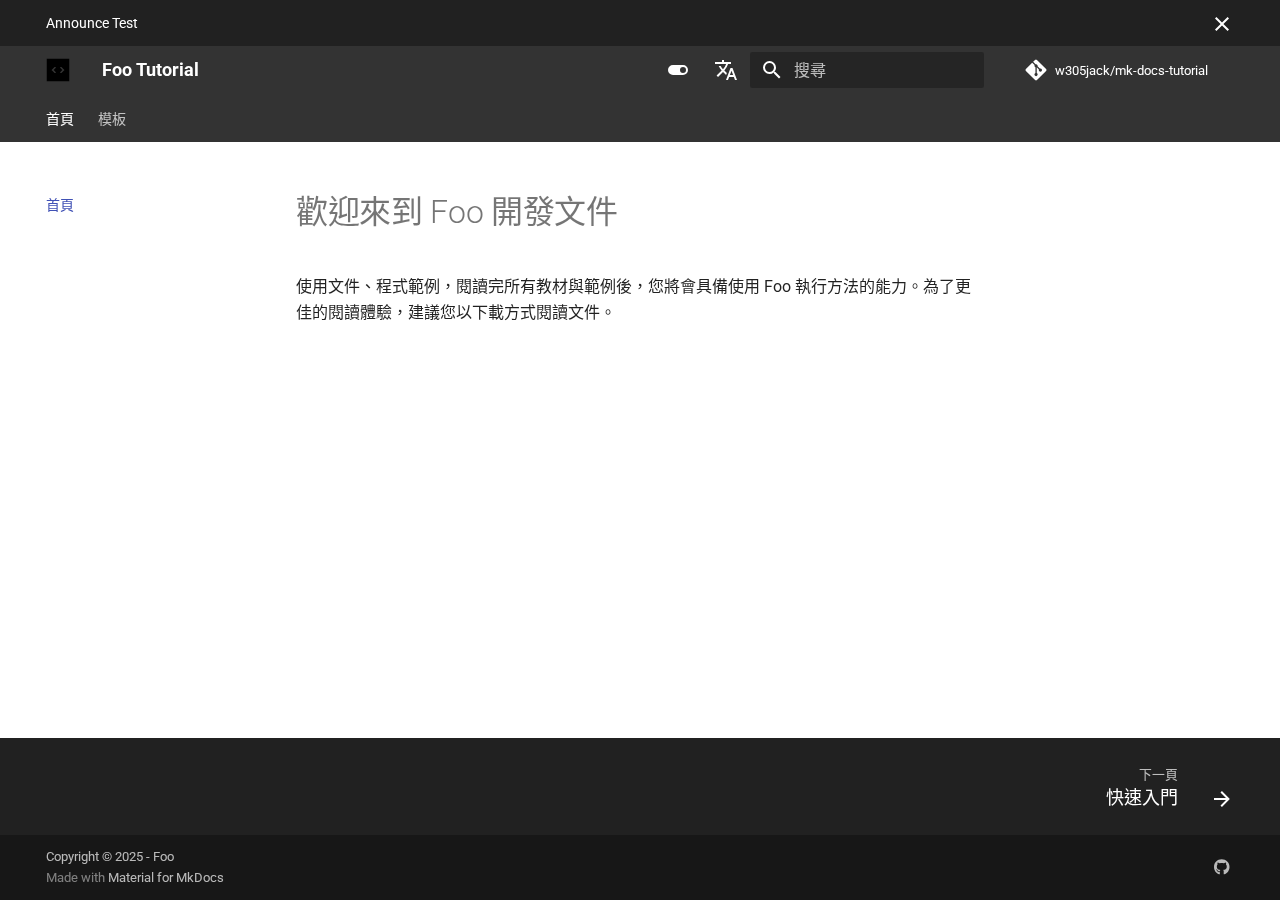
<file: index.html>
<!doctype html>
<html lang="zh-TW" class="no-js">
  <head>
    
      <meta charset="utf-8">
      <meta name="viewport" content="width=device-width,initial-scale=1">
      
        <meta name="description" content="Lorem ipsum dolor sit amet, consectetur adipiscing elit. Sed egestas et ipsum sit amet pretium. Quisque sed ipsum sed lorem.">
      
      
        <meta name="author" content="Jack">
      
      
        <link rel="canonical" href="https://w305jack.github.io/mk-docs-tutorial/">
      
      
      
        <link rel="next" href="template/">
      
      
      <link rel="icon" href="assets/images/favicon.ico">
      <meta name="generator" content="mkdocs-1.6.1, mkdocs-material-9.6.3">
    
    
      
        <title>Foo Tutorial</title>
      
    
    
      <link rel="stylesheet" href="assets/stylesheets/main.d7758b05.min.css">
      
        
        <link rel="stylesheet" href="assets/stylesheets/palette.06af60db.min.css">
      
      


    
    
      
    
    
      
        
        
        <link rel="preconnect" href="https://fonts.gstatic.com" crossorigin>
        <link rel="stylesheet" href="https://fonts.googleapis.com/css?family=Roboto:300,300i,400,400i,700,700i%7CRoboto+Mono:400,400i,700,700i&display=fallback">
        <style>:root{--md-text-font:"Roboto";--md-code-font:"Roboto Mono"}</style>
      
    
    
      <link rel="stylesheet" href="assets/stylesheets/extra.css">
    
    <script>__md_scope=new URL(".",location),__md_hash=e=>[...e].reduce(((e,_)=>(e<<5)-e+_.charCodeAt(0)),0),__md_get=(e,_=localStorage,t=__md_scope)=>JSON.parse(_.getItem(t.pathname+"."+e)),__md_set=(e,_,t=localStorage,a=__md_scope)=>{try{t.setItem(a.pathname+"."+e,JSON.stringify(_))}catch(e){}}</script>
    
      
  


  
  

<script id="__analytics">function __md_analytics(){function e(){dataLayer.push(arguments)}window.dataLayer=window.dataLayer||[],e("js",new Date),e("config","G-XXXXXXXXXX"),document.addEventListener("DOMContentLoaded",(function(){document.forms.search&&document.forms.search.query.addEventListener("blur",(function(){this.value&&e("event","search",{search_term:this.value})}));document$.subscribe((function(){var t=document.forms.feedback;if(void 0!==t)for(var a of t.querySelectorAll("[type=submit]"))a.addEventListener("click",(function(a){a.preventDefault();var n=document.location.pathname,d=this.getAttribute("data-md-value");e("event","feedback",{page:n,data:d}),t.firstElementChild.disabled=!0;var r=t.querySelector(".md-feedback__note [data-md-value='"+d+"']");r&&(r.hidden=!1)})),t.hidden=!1})),location$.subscribe((function(t){e("config","G-XXXXXXXXXX",{page_path:t.pathname})}))}));var t=document.createElement("script");t.async=!0,t.src="https://www.googletagmanager.com/gtag/js?id=G-XXXXXXXXXX",document.getElementById("__analytics").insertAdjacentElement("afterEnd",t)}</script>
  
    <script>"undefined"!=typeof __md_analytics&&__md_analytics()</script>
  

    
    
    
  </head>
  
  
    
    
      
    
    
    
    
    <body dir="ltr" data-md-color-scheme="default" data-md-color-primary="indigo" data-md-color-accent="indigo">
  
    
    <input class="md-toggle" data-md-toggle="drawer" type="checkbox" id="__drawer" autocomplete="off">
    <input class="md-toggle" data-md-toggle="search" type="checkbox" id="__search" autocomplete="off">
    <label class="md-overlay" for="__drawer"></label>
    <div data-md-component="skip">
      
        
        <a href="#foo" class="md-skip">
          跳轉到
        </a>
      
    </div>
    <div data-md-component="announce">
      
        <aside class="md-banner">
          <div class="md-banner__inner md-grid md-typeset">
            
              <button class="md-banner__button md-icon" aria-label="不再顯示此訊息">
                
                <svg xmlns="http://www.w3.org/2000/svg" viewBox="0 0 24 24"><path d="M19 6.41 17.59 5 12 10.59 6.41 5 5 6.41 10.59 12 5 17.59 6.41 19 12 13.41 17.59 19 19 17.59 13.41 12z"/></svg>
              </button>
            
            
  Announce Test

          </div>
          
            <script>var el=document.querySelector("[data-md-component=announce]");if(el){var content=el.querySelector(".md-typeset");__md_hash(content.innerHTML)===__md_get("__announce")&&(el.hidden=!0)}</script>
          
        </aside>
      
    </div>
    
    
      

<header class="md-header" data-md-component="header">
  <nav class="md-header__inner md-grid" aria-label="頁首">
    <a href="." title="Foo Tutorial" class="md-header__button md-logo" aria-label="Foo Tutorial" data-md-component="logo">
      
  <img src="assets/images/logo.svg" alt="logo">

    </a>
    <label class="md-header__button md-icon" for="__drawer">
      
      <svg xmlns="http://www.w3.org/2000/svg" viewBox="0 0 24 24"><path d="M3 6h18v2H3zm0 5h18v2H3zm0 5h18v2H3z"/></svg>
    </label>
    <div class="md-header__title" data-md-component="header-title">
      <div class="md-header__ellipsis">
        <div class="md-header__topic">
          <span class="md-ellipsis">
            Foo Tutorial
          </span>
        </div>
        <div class="md-header__topic" data-md-component="header-topic">
          <span class="md-ellipsis">
            
              首頁
            
          </span>
        </div>
      </div>
    </div>
    
      
        <form class="md-header__option" data-md-component="palette">
  
    
    
    
    <input class="md-option" data-md-color-media="(prefers-color-scheme: light)" data-md-color-scheme="default" data-md-color-primary="indigo" data-md-color-accent="indigo"  aria-label="Switch to dark mode"  type="radio" name="__palette" id="__palette_0">
    
      <label class="md-header__button md-icon" title="Switch to dark mode" for="__palette_1" hidden>
        <svg xmlns="http://www.w3.org/2000/svg" viewBox="0 0 24 24"><path d="M17 7H7a5 5 0 0 0-5 5 5 5 0 0 0 5 5h10a5 5 0 0 0 5-5 5 5 0 0 0-5-5m0 8a3 3 0 0 1-3-3 3 3 0 0 1 3-3 3 3 0 0 1 3 3 3 3 0 0 1-3 3"/></svg>
      </label>
    
  
    
    
    
    <input class="md-option" data-md-color-media="(prefers-color-scheme: dark)" data-md-color-scheme="slate" data-md-color-primary="black" data-md-color-accent="indigo"  aria-label="Switch to light mode"  type="radio" name="__palette" id="__palette_1">
    
      <label class="md-header__button md-icon" title="Switch to light mode" for="__palette_0" hidden>
        <svg xmlns="http://www.w3.org/2000/svg" viewBox="0 0 24 24"><path d="M17 7H7a5 5 0 0 0-5 5 5 5 0 0 0 5 5h10a5 5 0 0 0 5-5 5 5 0 0 0-5-5M7 15a3 3 0 0 1-3-3 3 3 0 0 1 3-3 3 3 0 0 1 3 3 3 3 0 0 1-3 3"/></svg>
      </label>
    
  
</form>
      
    
    
      <script>var palette=__md_get("__palette");if(palette&&palette.color){if("(prefers-color-scheme)"===palette.color.media){var media=matchMedia("(prefers-color-scheme: light)"),input=document.querySelector(media.matches?"[data-md-color-media='(prefers-color-scheme: light)']":"[data-md-color-media='(prefers-color-scheme: dark)']");palette.color.media=input.getAttribute("data-md-color-media"),palette.color.scheme=input.getAttribute("data-md-color-scheme"),palette.color.primary=input.getAttribute("data-md-color-primary"),palette.color.accent=input.getAttribute("data-md-color-accent")}for(var[key,value]of Object.entries(palette.color))document.body.setAttribute("data-md-color-"+key,value)}</script>
    
    
      <div class="md-header__option">
  <div class="md-select">
    
    <button class="md-header__button md-icon" aria-label="選擇語言">
      <svg xmlns="http://www.w3.org/2000/svg" viewBox="0 0 24 24"><path d="m12.87 15.07-2.54-2.51.03-.03A17.5 17.5 0 0 0 14.07 6H17V4h-7V2H8v2H1v2h11.17C11.5 7.92 10.44 9.75 9 11.35 8.07 10.32 7.3 9.19 6.69 8h-2c.73 1.63 1.73 3.17 2.98 4.56l-5.09 5.02L4 19l5-5 3.11 3.11zM18.5 10h-2L12 22h2l1.12-3h4.75L21 22h2zm-2.62 7 1.62-4.33L19.12 17z"/></svg>
    </button>
    <div class="md-select__inner">
      <ul class="md-select__list">
        
          <li class="md-select__item">
            <a href="https://w305jack.github.io/mk-docs-tutorial/" hreflang="zh-TW" class="md-select__link">
              中文
            </a>
          </li>
        
          <li class="md-select__item">
            <a href="https://w305jack.github.io/mk-docs-tutorial/en/" hreflang="en" class="md-select__link">
              English
            </a>
          </li>
        
      </ul>
    </div>
  </div>
</div>
    
    
      <label class="md-header__button md-icon" for="__search">
        
        <svg xmlns="http://www.w3.org/2000/svg" viewBox="0 0 24 24"><path d="M9.5 3A6.5 6.5 0 0 1 16 9.5c0 1.61-.59 3.09-1.56 4.23l.27.27h.79l5 5-1.5 1.5-5-5v-.79l-.27-.27A6.52 6.52 0 0 1 9.5 16 6.5 6.5 0 0 1 3 9.5 6.5 6.5 0 0 1 9.5 3m0 2C7 5 5 7 5 9.5S7 14 9.5 14 14 12 14 9.5 12 5 9.5 5"/></svg>
      </label>
      <div class="md-search" data-md-component="search" role="dialog">
  <label class="md-search__overlay" for="__search"></label>
  <div class="md-search__inner" role="search">
    <form class="md-search__form" name="search">
      <input type="text" class="md-search__input" name="query" aria-label="搜尋" placeholder="搜尋" autocapitalize="off" autocorrect="off" autocomplete="off" spellcheck="false" data-md-component="search-query" required>
      <label class="md-search__icon md-icon" for="__search">
        
        <svg xmlns="http://www.w3.org/2000/svg" viewBox="0 0 24 24"><path d="M9.5 3A6.5 6.5 0 0 1 16 9.5c0 1.61-.59 3.09-1.56 4.23l.27.27h.79l5 5-1.5 1.5-5-5v-.79l-.27-.27A6.52 6.52 0 0 1 9.5 16 6.5 6.5 0 0 1 3 9.5 6.5 6.5 0 0 1 9.5 3m0 2C7 5 5 7 5 9.5S7 14 9.5 14 14 12 14 9.5 12 5 9.5 5"/></svg>
        
        <svg xmlns="http://www.w3.org/2000/svg" viewBox="0 0 24 24"><path d="M20 11v2H8l5.5 5.5-1.42 1.42L4.16 12l7.92-7.92L13.5 5.5 8 11z"/></svg>
      </label>
      <nav class="md-search__options" aria-label="搜尋">
        
          <a href="javascript:void(0)" class="md-search__icon md-icon" title="分享" aria-label="分享" data-clipboard data-clipboard-text="" data-md-component="search-share" tabindex="-1">
            
            <svg xmlns="http://www.w3.org/2000/svg" viewBox="0 0 24 24"><path d="M18 16.08c-.76 0-1.44.3-1.96.77L8.91 12.7c.05-.23.09-.46.09-.7s-.04-.47-.09-.7l7.05-4.11c.54.5 1.25.81 2.04.81a3 3 0 0 0 3-3 3 3 0 0 0-3-3 3 3 0 0 0-3 3c0 .24.04.47.09.7L8.04 9.81C7.5 9.31 6.79 9 6 9a3 3 0 0 0-3 3 3 3 0 0 0 3 3c.79 0 1.5-.31 2.04-.81l7.12 4.15c-.05.21-.08.43-.08.66 0 1.61 1.31 2.91 2.92 2.91s2.92-1.3 2.92-2.91A2.92 2.92 0 0 0 18 16.08"/></svg>
          </a>
        
        <button type="reset" class="md-search__icon md-icon" title="清除" aria-label="清除" tabindex="-1">
          
          <svg xmlns="http://www.w3.org/2000/svg" viewBox="0 0 24 24"><path d="M19 6.41 17.59 5 12 10.59 6.41 5 5 6.41 10.59 12 5 17.59 6.41 19 12 13.41 17.59 19 19 17.59 13.41 12z"/></svg>
        </button>
      </nav>
      
        <div class="md-search__suggest" data-md-component="search-suggest"></div>
      
    </form>
    <div class="md-search__output">
      <div class="md-search__scrollwrap" tabindex="0" data-md-scrollfix>
        <div class="md-search-result" data-md-component="search-result">
          <div class="md-search-result__meta">
            正在初始化搜尋引擎
          </div>
          <ol class="md-search-result__list" role="presentation"></ol>
        </div>
      </div>
    </div>
  </div>
</div>
    
    
      <div class="md-header__source">
        <a href="https://github.com/w305jack/mk-docs-tutorial" title="前往倉庫" class="md-source" data-md-component="source">
  <div class="md-source__icon md-icon">
    
    <svg xmlns="http://www.w3.org/2000/svg" viewBox="0 0 448 512"><!--! Font Awesome Free 6.7.2 by @fontawesome - https://fontawesome.com License - https://fontawesome.com/license/free (Icons: CC BY 4.0, Fonts: SIL OFL 1.1, Code: MIT License) Copyright 2024 Fonticons, Inc.--><path d="M439.55 236.05 244 40.45a28.87 28.87 0 0 0-40.81 0l-40.66 40.63 51.52 51.52c27.06-9.14 52.68 16.77 43.39 43.68l49.66 49.66c34.23-11.8 61.18 31 35.47 56.69-26.49 26.49-70.21-2.87-56-37.34L240.22 199v121.85c25.3 12.54 22.26 41.85 9.08 55a34.34 34.34 0 0 1-48.55 0c-17.57-17.6-11.07-46.91 11.25-56v-123c-20.8-8.51-24.6-30.74-18.64-45L142.57 101 8.45 235.14a28.86 28.86 0 0 0 0 40.81l195.61 195.6a28.86 28.86 0 0 0 40.8 0l194.69-194.69a28.86 28.86 0 0 0 0-40.81"/></svg>
  </div>
  <div class="md-source__repository">
    w305jack/mk-docs-tutorial
  </div>
</a>
      </div>
    
  </nav>
  
</header>
    
    <div class="md-container" data-md-component="container">
      
      
        
          
            
<nav class="md-tabs" aria-label="標籤" data-md-component="tabs">
  <div class="md-grid">
    <ul class="md-tabs__list">
      
        
  
  
    
  
  
    <li class="md-tabs__item md-tabs__item--active">
      <a href="." class="md-tabs__link">
        
  
    
  
  首頁

      </a>
    </li>
  

      
        
  
  
  
    
    
      <li class="md-tabs__item">
        <a href="template/" class="md-tabs__link">
          
  
    
  
  模板

        </a>
      </li>
    
  

      
    </ul>
  </div>
</nav>
          
        
      
      <main class="md-main" data-md-component="main">
        <div class="md-main__inner md-grid">
          
            
              
              <div class="md-sidebar md-sidebar--primary" data-md-component="sidebar" data-md-type="navigation" >
                <div class="md-sidebar__scrollwrap">
                  <div class="md-sidebar__inner">
                    


  


<nav class="md-nav md-nav--primary md-nav--lifted" aria-label="導覽列" data-md-level="0">
  <label class="md-nav__title" for="__drawer">
    <a href="." title="Foo Tutorial" class="md-nav__button md-logo" aria-label="Foo Tutorial" data-md-component="logo">
      
  <img src="assets/images/logo.svg" alt="logo">

    </a>
    Foo Tutorial
  </label>
  
    <div class="md-nav__source">
      <a href="https://github.com/w305jack/mk-docs-tutorial" title="前往倉庫" class="md-source" data-md-component="source">
  <div class="md-source__icon md-icon">
    
    <svg xmlns="http://www.w3.org/2000/svg" viewBox="0 0 448 512"><!--! Font Awesome Free 6.7.2 by @fontawesome - https://fontawesome.com License - https://fontawesome.com/license/free (Icons: CC BY 4.0, Fonts: SIL OFL 1.1, Code: MIT License) Copyright 2024 Fonticons, Inc.--><path d="M439.55 236.05 244 40.45a28.87 28.87 0 0 0-40.81 0l-40.66 40.63 51.52 51.52c27.06-9.14 52.68 16.77 43.39 43.68l49.66 49.66c34.23-11.8 61.18 31 35.47 56.69-26.49 26.49-70.21-2.87-56-37.34L240.22 199v121.85c25.3 12.54 22.26 41.85 9.08 55a34.34 34.34 0 0 1-48.55 0c-17.57-17.6-11.07-46.91 11.25-56v-123c-20.8-8.51-24.6-30.74-18.64-45L142.57 101 8.45 235.14a28.86 28.86 0 0 0 0 40.81l195.61 195.6a28.86 28.86 0 0 0 40.8 0l194.69-194.69a28.86 28.86 0 0 0 0-40.81"/></svg>
  </div>
  <div class="md-source__repository">
    w305jack/mk-docs-tutorial
  </div>
</a>
    </div>
  
  <ul class="md-nav__list" data-md-scrollfix>
    
      
      
  
  
    
  
  
  
    <li class="md-nav__item md-nav__item--active">
      
      <input class="md-nav__toggle md-toggle" type="checkbox" id="__toc">
      
      
        
      
      
      <a href="." class="md-nav__link md-nav__link--active">
        
  
  <span class="md-ellipsis">
    首頁
    
  </span>
  

      </a>
      
    </li>
  

    
      
      
  
  
  
  
    
    
      
        
          
        
      
        
      
    
    
      
      
        
      
    
    
    <li class="md-nav__item md-nav__item--nested">
      
        
        
          
        
        <input class="md-nav__toggle md-toggle md-toggle--indeterminate" type="checkbox" id="__nav_2" >
        
          
          
          <div class="md-nav__link md-nav__container">
            <a href="template/" class="md-nav__link ">
              
  
  <span class="md-ellipsis">
    模板
    
  </span>
  

            </a>
            
              
              <label class="md-nav__link " for="__nav_2" id="__nav_2_label" tabindex="0">
                <span class="md-nav__icon md-icon"></span>
              </label>
            
          </div>
        
        <nav class="md-nav" data-md-level="1" aria-labelledby="__nav_2_label" aria-expanded="false">
          <label class="md-nav__title" for="__nav_2">
            <span class="md-nav__icon md-icon"></span>
            模板
          </label>
          <ul class="md-nav__list" data-md-scrollfix>
            
              
            
              
                
  
  
  
  
    
    
      
        
          
        
      
        
      
        
      
    
    
      
      
        
      
    
    
    <li class="md-nav__item md-nav__item--nested">
      
        
        
          
        
        <input class="md-nav__toggle md-toggle md-toggle--indeterminate" type="checkbox" id="__nav_2_2" >
        
          
          
          <div class="md-nav__link md-nav__container">
            <a href="aaa-layer/" class="md-nav__link ">
              
  
  <span class="md-ellipsis">
    階層
    
  </span>
  

            </a>
            
              
              <label class="md-nav__link " for="__nav_2_2" id="__nav_2_2_label" tabindex="0">
                <span class="md-nav__icon md-icon"></span>
              </label>
            
          </div>
        
        <nav class="md-nav" data-md-level="2" aria-labelledby="__nav_2_2_label" aria-expanded="false">
          <label class="md-nav__title" for="__nav_2_2">
            <span class="md-nav__icon md-icon"></span>
            階層
          </label>
          <ul class="md-nav__list" data-md-scrollfix>
            
              
            
              
                
  
  
  
  
    <li class="md-nav__item">
      <a href="aaa-layer/aaa-layer/" class="md-nav__link">
        
  
  <span class="md-ellipsis">
    AAA Layer
    
  </span>
  

      </a>
    </li>
  

              
            
              
                
  
  
  
  
    
    
      
        
      
        
      
    
    
      
      
        
      
    
    
    <li class="md-nav__item md-nav__item--nested">
      
        
        
          
        
        <input class="md-nav__toggle md-toggle md-toggle--indeterminate" type="checkbox" id="__nav_2_2_3" >
        
          
          <label class="md-nav__link" for="__nav_2_2_3" id="__nav_2_2_3_label" tabindex="0">
            
  
  <span class="md-ellipsis">
    Collapse
    
  </span>
  

            <span class="md-nav__icon md-icon"></span>
          </label>
        
        <nav class="md-nav" data-md-level="3" aria-labelledby="__nav_2_2_3_label" aria-expanded="false">
          <label class="md-nav__title" for="__nav_2_2_3">
            <span class="md-nav__icon md-icon"></span>
            Collapse
          </label>
          <ul class="md-nav__list" data-md-scrollfix>
            
              
                
  
  
  
  
    <li class="md-nav__item">
      <a href="aaa-layer/bbb-layer/bbb-layer/" class="md-nav__link">
        
  
  <span class="md-ellipsis">
    BBB Layer
    
  </span>
  

      </a>
    </li>
  

              
            
              
                
  
  
  
  
    
    
      
        
      
    
    
      
      
        
      
    
    
    <li class="md-nav__item md-nav__item--nested">
      
        
        
          
        
        <input class="md-nav__toggle md-toggle md-toggle--indeterminate" type="checkbox" id="__nav_2_2_3_2" >
        
          
          <label class="md-nav__link" for="__nav_2_2_3_2" id="__nav_2_2_3_2_label" tabindex="0">
            
  
  <span class="md-ellipsis">
    Collapse
    
  </span>
  

            <span class="md-nav__icon md-icon"></span>
          </label>
        
        <nav class="md-nav" data-md-level="4" aria-labelledby="__nav_2_2_3_2_label" aria-expanded="false">
          <label class="md-nav__title" for="__nav_2_2_3_2">
            <span class="md-nav__icon md-icon"></span>
            Collapse
          </label>
          <ul class="md-nav__list" data-md-scrollfix>
            
              
                
  
  
  
  
    <li class="md-nav__item">
      <a href="aaa-layer/bbb-layer/ccc-layer/ccc-layer/" class="md-nav__link">
        
  
  <span class="md-ellipsis">
    CCC Layer
    
  </span>
  

      </a>
    </li>
  

              
            
          </ul>
        </nav>
      
    </li>
  

              
            
          </ul>
        </nav>
      
    </li>
  

              
            
          </ul>
        </nav>
      
    </li>
  

              
            
          </ul>
        </nav>
      
    </li>
  

    
  </ul>
</nav>
                  </div>
                </div>
              </div>
            
            
              
              <div class="md-sidebar md-sidebar--secondary" data-md-component="sidebar" data-md-type="toc" >
                <div class="md-sidebar__scrollwrap">
                  <div class="md-sidebar__inner">
                    

<nav class="md-nav md-nav--secondary" aria-label="目錄">
  
  
  
    
  
  
</nav>
                  </div>
                </div>
              </div>
            
          
          
            <div class="md-content" data-md-component="content">
              <article class="md-content__inner md-typeset">
                
                  


  
  


<h1 id="foo">歡迎來到 Foo 開發文件<a class="headerlink" href="#foo" title="Permanent link">&para;</a></h1>
<p>使用文件、程式範例，閱讀完所有教材與範例後，您將會具備使用 Foo 執行方法的能力。為了更佳的閱讀體驗，建議您以下載方式閱讀文件。</p>









  




                
              </article>
            </div>
          
          
  <script>var tabs=__md_get("__tabs");if(Array.isArray(tabs))e:for(var set of document.querySelectorAll(".tabbed-set")){var labels=set.querySelector(".tabbed-labels");for(var tab of tabs)for(var label of labels.getElementsByTagName("label"))if(label.innerText.trim()===tab){var input=document.getElementById(label.htmlFor);input.checked=!0;continue e}}</script>

<script>var target=document.getElementById(location.hash.slice(1));target&&target.name&&(target.checked=target.name.startsWith("__tabbed_"))</script>
        </div>
        
          <button type="button" class="md-top md-icon" data-md-component="top" hidden>
  
  <svg xmlns="http://www.w3.org/2000/svg" viewBox="0 0 24 24"><path d="M13 20h-2V8l-5.5 5.5-1.42-1.42L12 4.16l7.92 7.92-1.42 1.42L13 8z"/></svg>
  回到頂端
</button>
        
      </main>
      
        <footer class="md-footer">
  
    
      
      <nav class="md-footer__inner md-grid" aria-label="頁腳" >
        
        
          
          <a href="template/" class="md-footer__link md-footer__link--next" aria-label="下一頁: 快速入門">
            <div class="md-footer__title">
              <span class="md-footer__direction">
                下一頁
              </span>
              <div class="md-ellipsis">
                快速入門
              </div>
            </div>
            <div class="md-footer__button md-icon">
              
              <svg xmlns="http://www.w3.org/2000/svg" viewBox="0 0 24 24"><path d="M4 11v2h12l-5.5 5.5 1.42 1.42L19.84 12l-7.92-7.92L10.5 5.5 16 11z"/></svg>
            </div>
          </a>
        
      </nav>
    
  
  <div class="md-footer-meta md-typeset">
    <div class="md-footer-meta__inner md-grid">
      <div class="md-copyright">
  
    <div class="md-copyright__highlight">
      Copyright &copy; 2025 - Foo
    </div>
  
  
    Made with
    <a href="https://squidfunk.github.io/mkdocs-material/" target="_blank" rel="noopener">
      Material for MkDocs
    </a>
  
</div>
      
        <div class="md-social">
  
    
    
    
    
      
      
    
    <a href="https://github.com/w305jack" target="_blank" rel="noopener" title="github.com" class="md-social__link">
      <svg xmlns="http://www.w3.org/2000/svg" viewBox="0 0 496 512"><!--! Font Awesome Free 6.7.2 by @fontawesome - https://fontawesome.com License - https://fontawesome.com/license/free (Icons: CC BY 4.0, Fonts: SIL OFL 1.1, Code: MIT License) Copyright 2024 Fonticons, Inc.--><path d="M165.9 397.4c0 2-2.3 3.6-5.2 3.6-3.3.3-5.6-1.3-5.6-3.6 0-2 2.3-3.6 5.2-3.6 3-.3 5.6 1.3 5.6 3.6m-31.1-4.5c-.7 2 1.3 4.3 4.3 4.9 2.6 1 5.6 0 6.2-2s-1.3-4.3-4.3-5.2c-2.6-.7-5.5.3-6.2 2.3m44.2-1.7c-2.9.7-4.9 2.6-4.6 4.9.3 2 2.9 3.3 5.9 2.6 2.9-.7 4.9-2.6 4.6-4.6-.3-1.9-3-3.2-5.9-2.9M244.8 8C106.1 8 0 113.3 0 252c0 110.9 69.8 205.8 169.5 239.2 12.8 2.3 17.3-5.6 17.3-12.1 0-6.2-.3-40.4-.3-61.4 0 0-70 15-84.7-29.8 0 0-11.4-29.1-27.8-36.6 0 0-22.9-15.7 1.6-15.4 0 0 24.9 2 38.6 25.8 21.9 38.6 58.6 27.5 72.9 20.9 2.3-16 8.8-27.1 16-33.7-55.9-6.2-112.3-14.3-112.3-110.5 0-27.5 7.6-41.3 23.6-58.9-2.6-6.5-11.1-33.3 2.6-67.9 20.9-6.5 69 27 69 27 20-5.6 41.5-8.5 62.8-8.5s42.8 2.9 62.8 8.5c0 0 48.1-33.6 69-27 13.7 34.7 5.2 61.4 2.6 67.9 16 17.7 25.8 31.5 25.8 58.9 0 96.5-58.9 104.2-114.8 110.5 9.2 7.9 17 22.9 17 46.4 0 33.7-.3 75.4-.3 83.6 0 6.5 4.6 14.4 17.3 12.1C428.2 457.8 496 362.9 496 252 496 113.3 383.5 8 244.8 8M97.2 352.9c-1.3 1-1 3.3.7 5.2 1.6 1.6 3.9 2.3 5.2 1 1.3-1 1-3.3-.7-5.2-1.6-1.6-3.9-2.3-5.2-1m-10.8-8.1c-.7 1.3.3 2.9 2.3 3.9 1.6 1 3.6.7 4.3-.7.7-1.3-.3-2.9-2.3-3.9-2-.6-3.6-.3-4.3.7m32.4 35.6c-1.6 1.3-1 4.3 1.3 6.2 2.3 2.3 5.2 2.6 6.5 1 1.3-1.3.7-4.3-1.3-6.2-2.2-2.3-5.2-2.6-6.5-1m-11.4-14.7c-1.6 1-1.6 3.6 0 5.9s4.3 3.3 5.6 2.3c1.6-1.3 1.6-3.9 0-6.2-1.4-2.3-4-3.3-5.6-2"/></svg>
    </a>
  
</div>
      
    </div>
  </div>
</footer>
      
    </div>
    <div class="md-dialog" data-md-component="dialog">
      <div class="md-dialog__inner md-typeset"></div>
    </div>
    
    
    <script id="__config" type="application/json">{"base": ".", "features": ["announce.dismiss", "content.code.annotate", "content.code.copy", "content.tabs.link", "content.tooltips", "navigation.indexes", "navigation.tabs", "navigation.sections", "navigation.expand", "navigation.top", "navigation.tracking", "navigation.footer", "search.highlight", "search.share", "search.suggest", "toc.follow"], "search": "assets/javascripts/workers/search.f8cc74c7.min.js", "translations": {"clipboard.copied": "\u5df2\u8907\u88fd", "clipboard.copy": "\u8907\u88fd", "search.result.more.one": "\u6b64\u9801\u5c1a\u6709 1 \u500b\u7b26\u5408\u7684\u9805\u76ee", "search.result.more.other": "\u6b64\u9801\u5c1a\u6709 # \u500b\u7b26\u5408\u7684\u9805\u76ee", "search.result.none": "\u6c92\u6709\u7b26\u5408\u7684\u9805\u76ee", "search.result.one": "\u627e\u5230 1 \u500b\u7b26\u5408\u7684\u9805\u76ee", "search.result.other": "\u627e\u5230 # \u500b\u7b26\u5408\u7684\u9805\u76ee", "search.result.placeholder": "\u6253\u5b57\u9032\u884c\u641c\u5c0b", "search.result.term.missing": "\u7f3a\u5c11\u5b57\u8a5e", "select.version": "\u9078\u64c7\u7248\u672c"}}</script>
    
    
      <script src="assets/javascripts/bundle.f1b6f286.min.js"></script>
      
    
  </body>
</html>
</file>
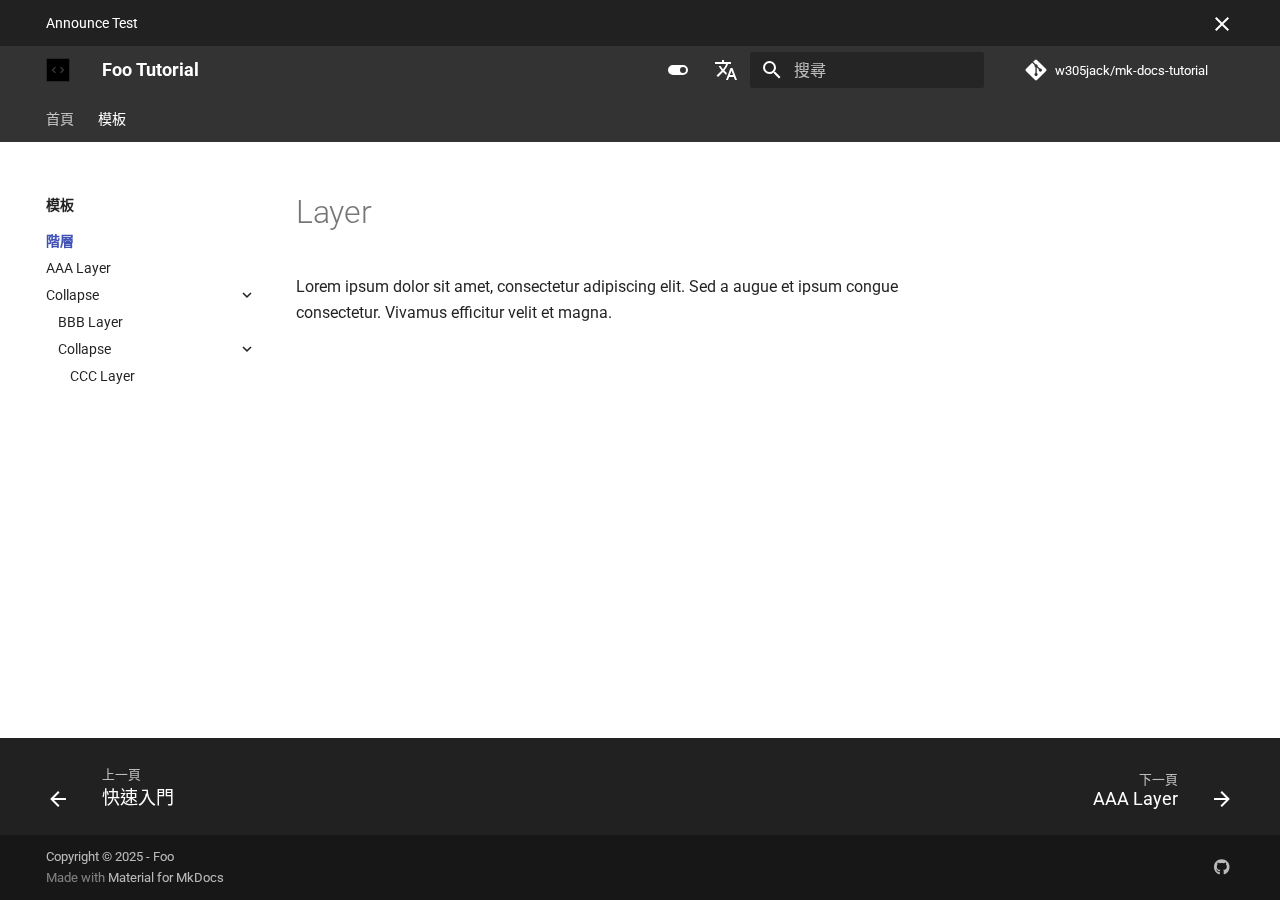
<file: aaa-layer/index.html>
<!doctype html>
<html lang="zh-TW" class="no-js">
  <head>
    
      <meta charset="utf-8">
      <meta name="viewport" content="width=device-width,initial-scale=1">
      
        <meta name="description" content="Lorem ipsum dolor sit amet, consectetur adipiscing elit. Sed egestas et ipsum sit amet pretium. Quisque sed ipsum sed lorem.">
      
      
        <meta name="author" content="Jack">
      
      
        <link rel="canonical" href="https://w305jack.github.io/mk-docs-tutorial/aaa-layer/">
      
      
        <link rel="prev" href="../template/">
      
      
        <link rel="next" href="aaa-layer/">
      
      
      <link rel="icon" href="../assets/images/favicon.ico">
      <meta name="generator" content="mkdocs-1.6.1, mkdocs-material-9.6.3">
    
    
      
        <title>Layer - Foo Tutorial</title>
      
    
    
      <link rel="stylesheet" href="../assets/stylesheets/main.d7758b05.min.css">
      
        
        <link rel="stylesheet" href="../assets/stylesheets/palette.06af60db.min.css">
      
      


    
    
      
    
    
      
        
        
        <link rel="preconnect" href="https://fonts.gstatic.com" crossorigin>
        <link rel="stylesheet" href="https://fonts.googleapis.com/css?family=Roboto:300,300i,400,400i,700,700i%7CRoboto+Mono:400,400i,700,700i&display=fallback">
        <style>:root{--md-text-font:"Roboto";--md-code-font:"Roboto Mono"}</style>
      
    
    
      <link rel="stylesheet" href="../assets/stylesheets/extra.css">
    
    <script>__md_scope=new URL("..",location),__md_hash=e=>[...e].reduce(((e,_)=>(e<<5)-e+_.charCodeAt(0)),0),__md_get=(e,_=localStorage,t=__md_scope)=>JSON.parse(_.getItem(t.pathname+"."+e)),__md_set=(e,_,t=localStorage,a=__md_scope)=>{try{t.setItem(a.pathname+"."+e,JSON.stringify(_))}catch(e){}}</script>
    
      
  


  
  

<script id="__analytics">function __md_analytics(){function e(){dataLayer.push(arguments)}window.dataLayer=window.dataLayer||[],e("js",new Date),e("config","G-XXXXXXXXXX"),document.addEventListener("DOMContentLoaded",(function(){document.forms.search&&document.forms.search.query.addEventListener("blur",(function(){this.value&&e("event","search",{search_term:this.value})}));document$.subscribe((function(){var t=document.forms.feedback;if(void 0!==t)for(var a of t.querySelectorAll("[type=submit]"))a.addEventListener("click",(function(a){a.preventDefault();var n=document.location.pathname,d=this.getAttribute("data-md-value");e("event","feedback",{page:n,data:d}),t.firstElementChild.disabled=!0;var r=t.querySelector(".md-feedback__note [data-md-value='"+d+"']");r&&(r.hidden=!1)})),t.hidden=!1})),location$.subscribe((function(t){e("config","G-XXXXXXXXXX",{page_path:t.pathname})}))}));var t=document.createElement("script");t.async=!0,t.src="https://www.googletagmanager.com/gtag/js?id=G-XXXXXXXXXX",document.getElementById("__analytics").insertAdjacentElement("afterEnd",t)}</script>
  
    <script>"undefined"!=typeof __md_analytics&&__md_analytics()</script>
  

    
    
    
  </head>
  
  
    
    
      
    
    
    
    
    <body dir="ltr" data-md-color-scheme="default" data-md-color-primary="indigo" data-md-color-accent="indigo">
  
    
    <input class="md-toggle" data-md-toggle="drawer" type="checkbox" id="__drawer" autocomplete="off">
    <input class="md-toggle" data-md-toggle="search" type="checkbox" id="__search" autocomplete="off">
    <label class="md-overlay" for="__drawer"></label>
    <div data-md-component="skip">
      
        
        <a href="#layer" class="md-skip">
          跳轉到
        </a>
      
    </div>
    <div data-md-component="announce">
      
        <aside class="md-banner">
          <div class="md-banner__inner md-grid md-typeset">
            
              <button class="md-banner__button md-icon" aria-label="不再顯示此訊息">
                
                <svg xmlns="http://www.w3.org/2000/svg" viewBox="0 0 24 24"><path d="M19 6.41 17.59 5 12 10.59 6.41 5 5 6.41 10.59 12 5 17.59 6.41 19 12 13.41 17.59 19 19 17.59 13.41 12z"/></svg>
              </button>
            
            
  Announce Test

          </div>
          
            <script>var el=document.querySelector("[data-md-component=announce]");if(el){var content=el.querySelector(".md-typeset");__md_hash(content.innerHTML)===__md_get("__announce")&&(el.hidden=!0)}</script>
          
        </aside>
      
    </div>
    
    
      

<header class="md-header" data-md-component="header">
  <nav class="md-header__inner md-grid" aria-label="頁首">
    <a href=".." title="Foo Tutorial" class="md-header__button md-logo" aria-label="Foo Tutorial" data-md-component="logo">
      
  <img src="../assets/images/logo.svg" alt="logo">

    </a>
    <label class="md-header__button md-icon" for="__drawer">
      
      <svg xmlns="http://www.w3.org/2000/svg" viewBox="0 0 24 24"><path d="M3 6h18v2H3zm0 5h18v2H3zm0 5h18v2H3z"/></svg>
    </label>
    <div class="md-header__title" data-md-component="header-title">
      <div class="md-header__ellipsis">
        <div class="md-header__topic">
          <span class="md-ellipsis">
            Foo Tutorial
          </span>
        </div>
        <div class="md-header__topic" data-md-component="header-topic">
          <span class="md-ellipsis">
            
              Layer
            
          </span>
        </div>
      </div>
    </div>
    
      
        <form class="md-header__option" data-md-component="palette">
  
    
    
    
    <input class="md-option" data-md-color-media="(prefers-color-scheme: light)" data-md-color-scheme="default" data-md-color-primary="indigo" data-md-color-accent="indigo"  aria-label="Switch to dark mode"  type="radio" name="__palette" id="__palette_0">
    
      <label class="md-header__button md-icon" title="Switch to dark mode" for="__palette_1" hidden>
        <svg xmlns="http://www.w3.org/2000/svg" viewBox="0 0 24 24"><path d="M17 7H7a5 5 0 0 0-5 5 5 5 0 0 0 5 5h10a5 5 0 0 0 5-5 5 5 0 0 0-5-5m0 8a3 3 0 0 1-3-3 3 3 0 0 1 3-3 3 3 0 0 1 3 3 3 3 0 0 1-3 3"/></svg>
      </label>
    
  
    
    
    
    <input class="md-option" data-md-color-media="(prefers-color-scheme: dark)" data-md-color-scheme="slate" data-md-color-primary="black" data-md-color-accent="indigo"  aria-label="Switch to light mode"  type="radio" name="__palette" id="__palette_1">
    
      <label class="md-header__button md-icon" title="Switch to light mode" for="__palette_0" hidden>
        <svg xmlns="http://www.w3.org/2000/svg" viewBox="0 0 24 24"><path d="M17 7H7a5 5 0 0 0-5 5 5 5 0 0 0 5 5h10a5 5 0 0 0 5-5 5 5 0 0 0-5-5M7 15a3 3 0 0 1-3-3 3 3 0 0 1 3-3 3 3 0 0 1 3 3 3 3 0 0 1-3 3"/></svg>
      </label>
    
  
</form>
      
    
    
      <script>var palette=__md_get("__palette");if(palette&&palette.color){if("(prefers-color-scheme)"===palette.color.media){var media=matchMedia("(prefers-color-scheme: light)"),input=document.querySelector(media.matches?"[data-md-color-media='(prefers-color-scheme: light)']":"[data-md-color-media='(prefers-color-scheme: dark)']");palette.color.media=input.getAttribute("data-md-color-media"),palette.color.scheme=input.getAttribute("data-md-color-scheme"),palette.color.primary=input.getAttribute("data-md-color-primary"),palette.color.accent=input.getAttribute("data-md-color-accent")}for(var[key,value]of Object.entries(palette.color))document.body.setAttribute("data-md-color-"+key,value)}</script>
    
    
      <div class="md-header__option">
  <div class="md-select">
    
    <button class="md-header__button md-icon" aria-label="選擇語言">
      <svg xmlns="http://www.w3.org/2000/svg" viewBox="0 0 24 24"><path d="m12.87 15.07-2.54-2.51.03-.03A17.5 17.5 0 0 0 14.07 6H17V4h-7V2H8v2H1v2h11.17C11.5 7.92 10.44 9.75 9 11.35 8.07 10.32 7.3 9.19 6.69 8h-2c.73 1.63 1.73 3.17 2.98 4.56l-5.09 5.02L4 19l5-5 3.11 3.11zM18.5 10h-2L12 22h2l1.12-3h4.75L21 22h2zm-2.62 7 1.62-4.33L19.12 17z"/></svg>
    </button>
    <div class="md-select__inner">
      <ul class="md-select__list">
        
          <li class="md-select__item">
            <a href="https://w305jack.github.io/mk-docs-tutorial/" hreflang="zh-TW" class="md-select__link">
              中文
            </a>
          </li>
        
          <li class="md-select__item">
            <a href="https://w305jack.github.io/mk-docs-tutorial/en/" hreflang="en" class="md-select__link">
              English
            </a>
          </li>
        
      </ul>
    </div>
  </div>
</div>
    
    
      <label class="md-header__button md-icon" for="__search">
        
        <svg xmlns="http://www.w3.org/2000/svg" viewBox="0 0 24 24"><path d="M9.5 3A6.5 6.5 0 0 1 16 9.5c0 1.61-.59 3.09-1.56 4.23l.27.27h.79l5 5-1.5 1.5-5-5v-.79l-.27-.27A6.52 6.52 0 0 1 9.5 16 6.5 6.5 0 0 1 3 9.5 6.5 6.5 0 0 1 9.5 3m0 2C7 5 5 7 5 9.5S7 14 9.5 14 14 12 14 9.5 12 5 9.5 5"/></svg>
      </label>
      <div class="md-search" data-md-component="search" role="dialog">
  <label class="md-search__overlay" for="__search"></label>
  <div class="md-search__inner" role="search">
    <form class="md-search__form" name="search">
      <input type="text" class="md-search__input" name="query" aria-label="搜尋" placeholder="搜尋" autocapitalize="off" autocorrect="off" autocomplete="off" spellcheck="false" data-md-component="search-query" required>
      <label class="md-search__icon md-icon" for="__search">
        
        <svg xmlns="http://www.w3.org/2000/svg" viewBox="0 0 24 24"><path d="M9.5 3A6.5 6.5 0 0 1 16 9.5c0 1.61-.59 3.09-1.56 4.23l.27.27h.79l5 5-1.5 1.5-5-5v-.79l-.27-.27A6.52 6.52 0 0 1 9.5 16 6.5 6.5 0 0 1 3 9.5 6.5 6.5 0 0 1 9.5 3m0 2C7 5 5 7 5 9.5S7 14 9.5 14 14 12 14 9.5 12 5 9.5 5"/></svg>
        
        <svg xmlns="http://www.w3.org/2000/svg" viewBox="0 0 24 24"><path d="M20 11v2H8l5.5 5.5-1.42 1.42L4.16 12l7.92-7.92L13.5 5.5 8 11z"/></svg>
      </label>
      <nav class="md-search__options" aria-label="搜尋">
        
          <a href="javascript:void(0)" class="md-search__icon md-icon" title="分享" aria-label="分享" data-clipboard data-clipboard-text="" data-md-component="search-share" tabindex="-1">
            
            <svg xmlns="http://www.w3.org/2000/svg" viewBox="0 0 24 24"><path d="M18 16.08c-.76 0-1.44.3-1.96.77L8.91 12.7c.05-.23.09-.46.09-.7s-.04-.47-.09-.7l7.05-4.11c.54.5 1.25.81 2.04.81a3 3 0 0 0 3-3 3 3 0 0 0-3-3 3 3 0 0 0-3 3c0 .24.04.47.09.7L8.04 9.81C7.5 9.31 6.79 9 6 9a3 3 0 0 0-3 3 3 3 0 0 0 3 3c.79 0 1.5-.31 2.04-.81l7.12 4.15c-.05.21-.08.43-.08.66 0 1.61 1.31 2.91 2.92 2.91s2.92-1.3 2.92-2.91A2.92 2.92 0 0 0 18 16.08"/></svg>
          </a>
        
        <button type="reset" class="md-search__icon md-icon" title="清除" aria-label="清除" tabindex="-1">
          
          <svg xmlns="http://www.w3.org/2000/svg" viewBox="0 0 24 24"><path d="M19 6.41 17.59 5 12 10.59 6.41 5 5 6.41 10.59 12 5 17.59 6.41 19 12 13.41 17.59 19 19 17.59 13.41 12z"/></svg>
        </button>
      </nav>
      
        <div class="md-search__suggest" data-md-component="search-suggest"></div>
      
    </form>
    <div class="md-search__output">
      <div class="md-search__scrollwrap" tabindex="0" data-md-scrollfix>
        <div class="md-search-result" data-md-component="search-result">
          <div class="md-search-result__meta">
            正在初始化搜尋引擎
          </div>
          <ol class="md-search-result__list" role="presentation"></ol>
        </div>
      </div>
    </div>
  </div>
</div>
    
    
      <div class="md-header__source">
        <a href="https://github.com/w305jack/mk-docs-tutorial" title="前往倉庫" class="md-source" data-md-component="source">
  <div class="md-source__icon md-icon">
    
    <svg xmlns="http://www.w3.org/2000/svg" viewBox="0 0 448 512"><!--! Font Awesome Free 6.7.2 by @fontawesome - https://fontawesome.com License - https://fontawesome.com/license/free (Icons: CC BY 4.0, Fonts: SIL OFL 1.1, Code: MIT License) Copyright 2024 Fonticons, Inc.--><path d="M439.55 236.05 244 40.45a28.87 28.87 0 0 0-40.81 0l-40.66 40.63 51.52 51.52c27.06-9.14 52.68 16.77 43.39 43.68l49.66 49.66c34.23-11.8 61.18 31 35.47 56.69-26.49 26.49-70.21-2.87-56-37.34L240.22 199v121.85c25.3 12.54 22.26 41.85 9.08 55a34.34 34.34 0 0 1-48.55 0c-17.57-17.6-11.07-46.91 11.25-56v-123c-20.8-8.51-24.6-30.74-18.64-45L142.57 101 8.45 235.14a28.86 28.86 0 0 0 0 40.81l195.61 195.6a28.86 28.86 0 0 0 40.8 0l194.69-194.69a28.86 28.86 0 0 0 0-40.81"/></svg>
  </div>
  <div class="md-source__repository">
    w305jack/mk-docs-tutorial
  </div>
</a>
      </div>
    
  </nav>
  
</header>
    
    <div class="md-container" data-md-component="container">
      
      
        
          
            
<nav class="md-tabs" aria-label="標籤" data-md-component="tabs">
  <div class="md-grid">
    <ul class="md-tabs__list">
      
        
  
  
  
    <li class="md-tabs__item">
      <a href=".." class="md-tabs__link">
        
  
    
  
  首頁

      </a>
    </li>
  

      
        
  
  
    
  
  
    
    
      <li class="md-tabs__item md-tabs__item--active">
        <a href="../template/" class="md-tabs__link">
          
  
    
  
  模板

        </a>
      </li>
    
  

      
    </ul>
  </div>
</nav>
          
        
      
      <main class="md-main" data-md-component="main">
        <div class="md-main__inner md-grid">
          
            
              
              <div class="md-sidebar md-sidebar--primary" data-md-component="sidebar" data-md-type="navigation" >
                <div class="md-sidebar__scrollwrap">
                  <div class="md-sidebar__inner">
                    


  


<nav class="md-nav md-nav--primary md-nav--lifted" aria-label="導覽列" data-md-level="0">
  <label class="md-nav__title" for="__drawer">
    <a href=".." title="Foo Tutorial" class="md-nav__button md-logo" aria-label="Foo Tutorial" data-md-component="logo">
      
  <img src="../assets/images/logo.svg" alt="logo">

    </a>
    Foo Tutorial
  </label>
  
    <div class="md-nav__source">
      <a href="https://github.com/w305jack/mk-docs-tutorial" title="前往倉庫" class="md-source" data-md-component="source">
  <div class="md-source__icon md-icon">
    
    <svg xmlns="http://www.w3.org/2000/svg" viewBox="0 0 448 512"><!--! Font Awesome Free 6.7.2 by @fontawesome - https://fontawesome.com License - https://fontawesome.com/license/free (Icons: CC BY 4.0, Fonts: SIL OFL 1.1, Code: MIT License) Copyright 2024 Fonticons, Inc.--><path d="M439.55 236.05 244 40.45a28.87 28.87 0 0 0-40.81 0l-40.66 40.63 51.52 51.52c27.06-9.14 52.68 16.77 43.39 43.68l49.66 49.66c34.23-11.8 61.18 31 35.47 56.69-26.49 26.49-70.21-2.87-56-37.34L240.22 199v121.85c25.3 12.54 22.26 41.85 9.08 55a34.34 34.34 0 0 1-48.55 0c-17.57-17.6-11.07-46.91 11.25-56v-123c-20.8-8.51-24.6-30.74-18.64-45L142.57 101 8.45 235.14a28.86 28.86 0 0 0 0 40.81l195.61 195.6a28.86 28.86 0 0 0 40.8 0l194.69-194.69a28.86 28.86 0 0 0 0-40.81"/></svg>
  </div>
  <div class="md-source__repository">
    w305jack/mk-docs-tutorial
  </div>
</a>
    </div>
  
  <ul class="md-nav__list" data-md-scrollfix>
    
      
      
  
  
  
  
    <li class="md-nav__item">
      <a href=".." class="md-nav__link">
        
  
  <span class="md-ellipsis">
    首頁
    
  </span>
  

      </a>
    </li>
  

    
      
      
  
  
    
  
  
  
    
    
      
        
          
        
      
        
      
    
    
      
        
        
      
      
        
      
    
    
    <li class="md-nav__item md-nav__item--active md-nav__item--section md-nav__item--nested">
      
        
        
        <input class="md-nav__toggle md-toggle " type="checkbox" id="__nav_2" checked>
        
          
          
          <div class="md-nav__link md-nav__container">
            <a href="../template/" class="md-nav__link ">
              
  
  <span class="md-ellipsis">
    模板
    
  </span>
  

            </a>
            
              
              <label class="md-nav__link " for="__nav_2" id="__nav_2_label" tabindex="">
                <span class="md-nav__icon md-icon"></span>
              </label>
            
          </div>
        
        <nav class="md-nav" data-md-level="1" aria-labelledby="__nav_2_label" aria-expanded="true">
          <label class="md-nav__title" for="__nav_2">
            <span class="md-nav__icon md-icon"></span>
            模板
          </label>
          <ul class="md-nav__list" data-md-scrollfix>
            
              
            
              
                
  
  
    
  
  
  
    
    
      
        
          
        
      
        
      
        
      
    
    
      
      
        
          
          
        
      
    
    
    <li class="md-nav__item md-nav__item--active md-nav__item--section md-nav__item--nested">
      
        
        
        <input class="md-nav__toggle md-toggle " type="checkbox" id="__nav_2_2" checked>
        
          
          
          <div class="md-nav__link md-nav__container">
            <a href="./" class="md-nav__link md-nav__link--active">
              
  
  <span class="md-ellipsis">
    階層
    
  </span>
  

            </a>
            
              
              <label class="md-nav__link md-nav__link--active" for="__nav_2_2" id="__nav_2_2_label" tabindex="">
                <span class="md-nav__icon md-icon"></span>
              </label>
            
          </div>
        
        <nav class="md-nav" data-md-level="2" aria-labelledby="__nav_2_2_label" aria-expanded="true">
          <label class="md-nav__title" for="__nav_2_2">
            <span class="md-nav__icon md-icon"></span>
            階層
          </label>
          <ul class="md-nav__list" data-md-scrollfix>
            
              
            
              
                
  
  
  
  
    <li class="md-nav__item">
      <a href="aaa-layer/" class="md-nav__link">
        
  
  <span class="md-ellipsis">
    AAA Layer
    
  </span>
  

      </a>
    </li>
  

              
            
              
                
  
  
  
  
    
    
      
        
      
        
      
    
    
      
      
        
      
    
    
    <li class="md-nav__item md-nav__item--nested">
      
        
        
          
        
        <input class="md-nav__toggle md-toggle md-toggle--indeterminate" type="checkbox" id="__nav_2_2_3" >
        
          
          <label class="md-nav__link" for="__nav_2_2_3" id="__nav_2_2_3_label" tabindex="0">
            
  
  <span class="md-ellipsis">
    Collapse
    
  </span>
  

            <span class="md-nav__icon md-icon"></span>
          </label>
        
        <nav class="md-nav" data-md-level="3" aria-labelledby="__nav_2_2_3_label" aria-expanded="false">
          <label class="md-nav__title" for="__nav_2_2_3">
            <span class="md-nav__icon md-icon"></span>
            Collapse
          </label>
          <ul class="md-nav__list" data-md-scrollfix>
            
              
                
  
  
  
  
    <li class="md-nav__item">
      <a href="bbb-layer/bbb-layer/" class="md-nav__link">
        
  
  <span class="md-ellipsis">
    BBB Layer
    
  </span>
  

      </a>
    </li>
  

              
            
              
                
  
  
  
  
    
    
      
        
      
    
    
      
      
        
      
    
    
    <li class="md-nav__item md-nav__item--nested">
      
        
        
          
        
        <input class="md-nav__toggle md-toggle md-toggle--indeterminate" type="checkbox" id="__nav_2_2_3_2" >
        
          
          <label class="md-nav__link" for="__nav_2_2_3_2" id="__nav_2_2_3_2_label" tabindex="0">
            
  
  <span class="md-ellipsis">
    Collapse
    
  </span>
  

            <span class="md-nav__icon md-icon"></span>
          </label>
        
        <nav class="md-nav" data-md-level="4" aria-labelledby="__nav_2_2_3_2_label" aria-expanded="false">
          <label class="md-nav__title" for="__nav_2_2_3_2">
            <span class="md-nav__icon md-icon"></span>
            Collapse
          </label>
          <ul class="md-nav__list" data-md-scrollfix>
            
              
                
  
  
  
  
    <li class="md-nav__item">
      <a href="bbb-layer/ccc-layer/ccc-layer/" class="md-nav__link">
        
  
  <span class="md-ellipsis">
    CCC Layer
    
  </span>
  

      </a>
    </li>
  

              
            
          </ul>
        </nav>
      
    </li>
  

              
            
          </ul>
        </nav>
      
    </li>
  

              
            
          </ul>
        </nav>
      
    </li>
  

              
            
          </ul>
        </nav>
      
    </li>
  

    
  </ul>
</nav>
                  </div>
                </div>
              </div>
            
            
              
              <div class="md-sidebar md-sidebar--secondary" data-md-component="sidebar" data-md-type="toc" >
                <div class="md-sidebar__scrollwrap">
                  <div class="md-sidebar__inner">
                    

<nav class="md-nav md-nav--secondary" aria-label="目錄">
  
  
  
    
  
  
</nav>
                  </div>
                </div>
              </div>
            
          
          
            <div class="md-content" data-md-component="content">
              <article class="md-content__inner md-typeset">
                
                  


  
  


<h1 id="layer">Layer<a class="headerlink" href="#layer" title="Permanent link">&para;</a></h1>
<p>Lorem ipsum dolor sit amet, consectetur adipiscing elit. Sed a augue et ipsum congue consectetur. Vivamus efficitur velit et magna.</p>









  




                
              </article>
            </div>
          
          
  <script>var tabs=__md_get("__tabs");if(Array.isArray(tabs))e:for(var set of document.querySelectorAll(".tabbed-set")){var labels=set.querySelector(".tabbed-labels");for(var tab of tabs)for(var label of labels.getElementsByTagName("label"))if(label.innerText.trim()===tab){var input=document.getElementById(label.htmlFor);input.checked=!0;continue e}}</script>

<script>var target=document.getElementById(location.hash.slice(1));target&&target.name&&(target.checked=target.name.startsWith("__tabbed_"))</script>
        </div>
        
          <button type="button" class="md-top md-icon" data-md-component="top" hidden>
  
  <svg xmlns="http://www.w3.org/2000/svg" viewBox="0 0 24 24"><path d="M13 20h-2V8l-5.5 5.5-1.42-1.42L12 4.16l7.92 7.92-1.42 1.42L13 8z"/></svg>
  回到頂端
</button>
        
      </main>
      
        <footer class="md-footer">
  
    
      
      <nav class="md-footer__inner md-grid" aria-label="頁腳" >
        
          
          <a href="../template/" class="md-footer__link md-footer__link--prev" aria-label="上一頁: 快速入門">
            <div class="md-footer__button md-icon">
              
              <svg xmlns="http://www.w3.org/2000/svg" viewBox="0 0 24 24"><path d="M20 11v2H8l5.5 5.5-1.42 1.42L4.16 12l7.92-7.92L13.5 5.5 8 11z"/></svg>
            </div>
            <div class="md-footer__title">
              <span class="md-footer__direction">
                上一頁
              </span>
              <div class="md-ellipsis">
                快速入門
              </div>
            </div>
          </a>
        
        
          
          <a href="aaa-layer/" class="md-footer__link md-footer__link--next" aria-label="下一頁: AAA Layer">
            <div class="md-footer__title">
              <span class="md-footer__direction">
                下一頁
              </span>
              <div class="md-ellipsis">
                AAA Layer
              </div>
            </div>
            <div class="md-footer__button md-icon">
              
              <svg xmlns="http://www.w3.org/2000/svg" viewBox="0 0 24 24"><path d="M4 11v2h12l-5.5 5.5 1.42 1.42L19.84 12l-7.92-7.92L10.5 5.5 16 11z"/></svg>
            </div>
          </a>
        
      </nav>
    
  
  <div class="md-footer-meta md-typeset">
    <div class="md-footer-meta__inner md-grid">
      <div class="md-copyright">
  
    <div class="md-copyright__highlight">
      Copyright &copy; 2025 - Foo
    </div>
  
  
    Made with
    <a href="https://squidfunk.github.io/mkdocs-material/" target="_blank" rel="noopener">
      Material for MkDocs
    </a>
  
</div>
      
        <div class="md-social">
  
    
    
    
    
      
      
    
    <a href="https://github.com/w305jack" target="_blank" rel="noopener" title="github.com" class="md-social__link">
      <svg xmlns="http://www.w3.org/2000/svg" viewBox="0 0 496 512"><!--! Font Awesome Free 6.7.2 by @fontawesome - https://fontawesome.com License - https://fontawesome.com/license/free (Icons: CC BY 4.0, Fonts: SIL OFL 1.1, Code: MIT License) Copyright 2024 Fonticons, Inc.--><path d="M165.9 397.4c0 2-2.3 3.6-5.2 3.6-3.3.3-5.6-1.3-5.6-3.6 0-2 2.3-3.6 5.2-3.6 3-.3 5.6 1.3 5.6 3.6m-31.1-4.5c-.7 2 1.3 4.3 4.3 4.9 2.6 1 5.6 0 6.2-2s-1.3-4.3-4.3-5.2c-2.6-.7-5.5.3-6.2 2.3m44.2-1.7c-2.9.7-4.9 2.6-4.6 4.9.3 2 2.9 3.3 5.9 2.6 2.9-.7 4.9-2.6 4.6-4.6-.3-1.9-3-3.2-5.9-2.9M244.8 8C106.1 8 0 113.3 0 252c0 110.9 69.8 205.8 169.5 239.2 12.8 2.3 17.3-5.6 17.3-12.1 0-6.2-.3-40.4-.3-61.4 0 0-70 15-84.7-29.8 0 0-11.4-29.1-27.8-36.6 0 0-22.9-15.7 1.6-15.4 0 0 24.9 2 38.6 25.8 21.9 38.6 58.6 27.5 72.9 20.9 2.3-16 8.8-27.1 16-33.7-55.9-6.2-112.3-14.3-112.3-110.5 0-27.5 7.6-41.3 23.6-58.9-2.6-6.5-11.1-33.3 2.6-67.9 20.9-6.5 69 27 69 27 20-5.6 41.5-8.5 62.8-8.5s42.8 2.9 62.8 8.5c0 0 48.1-33.6 69-27 13.7 34.7 5.2 61.4 2.6 67.9 16 17.7 25.8 31.5 25.8 58.9 0 96.5-58.9 104.2-114.8 110.5 9.2 7.9 17 22.9 17 46.4 0 33.7-.3 75.4-.3 83.6 0 6.5 4.6 14.4 17.3 12.1C428.2 457.8 496 362.9 496 252 496 113.3 383.5 8 244.8 8M97.2 352.9c-1.3 1-1 3.3.7 5.2 1.6 1.6 3.9 2.3 5.2 1 1.3-1 1-3.3-.7-5.2-1.6-1.6-3.9-2.3-5.2-1m-10.8-8.1c-.7 1.3.3 2.9 2.3 3.9 1.6 1 3.6.7 4.3-.7.7-1.3-.3-2.9-2.3-3.9-2-.6-3.6-.3-4.3.7m32.4 35.6c-1.6 1.3-1 4.3 1.3 6.2 2.3 2.3 5.2 2.6 6.5 1 1.3-1.3.7-4.3-1.3-6.2-2.2-2.3-5.2-2.6-6.5-1m-11.4-14.7c-1.6 1-1.6 3.6 0 5.9s4.3 3.3 5.6 2.3c1.6-1.3 1.6-3.9 0-6.2-1.4-2.3-4-3.3-5.6-2"/></svg>
    </a>
  
</div>
      
    </div>
  </div>
</footer>
      
    </div>
    <div class="md-dialog" data-md-component="dialog">
      <div class="md-dialog__inner md-typeset"></div>
    </div>
    
    
    <script id="__config" type="application/json">{"base": "..", "features": ["announce.dismiss", "content.code.annotate", "content.code.copy", "content.tabs.link", "content.tooltips", "navigation.indexes", "navigation.tabs", "navigation.sections", "navigation.expand", "navigation.top", "navigation.tracking", "navigation.footer", "search.highlight", "search.share", "search.suggest", "toc.follow"], "search": "../assets/javascripts/workers/search.f8cc74c7.min.js", "translations": {"clipboard.copied": "\u5df2\u8907\u88fd", "clipboard.copy": "\u8907\u88fd", "search.result.more.one": "\u6b64\u9801\u5c1a\u6709 1 \u500b\u7b26\u5408\u7684\u9805\u76ee", "search.result.more.other": "\u6b64\u9801\u5c1a\u6709 # \u500b\u7b26\u5408\u7684\u9805\u76ee", "search.result.none": "\u6c92\u6709\u7b26\u5408\u7684\u9805\u76ee", "search.result.one": "\u627e\u5230 1 \u500b\u7b26\u5408\u7684\u9805\u76ee", "search.result.other": "\u627e\u5230 # \u500b\u7b26\u5408\u7684\u9805\u76ee", "search.result.placeholder": "\u6253\u5b57\u9032\u884c\u641c\u5c0b", "search.result.term.missing": "\u7f3a\u5c11\u5b57\u8a5e", "select.version": "\u9078\u64c7\u7248\u672c"}}</script>
    
    
      <script src="../assets/javascripts/bundle.f1b6f286.min.js"></script>
      
    
  </body>
</html>
</file>
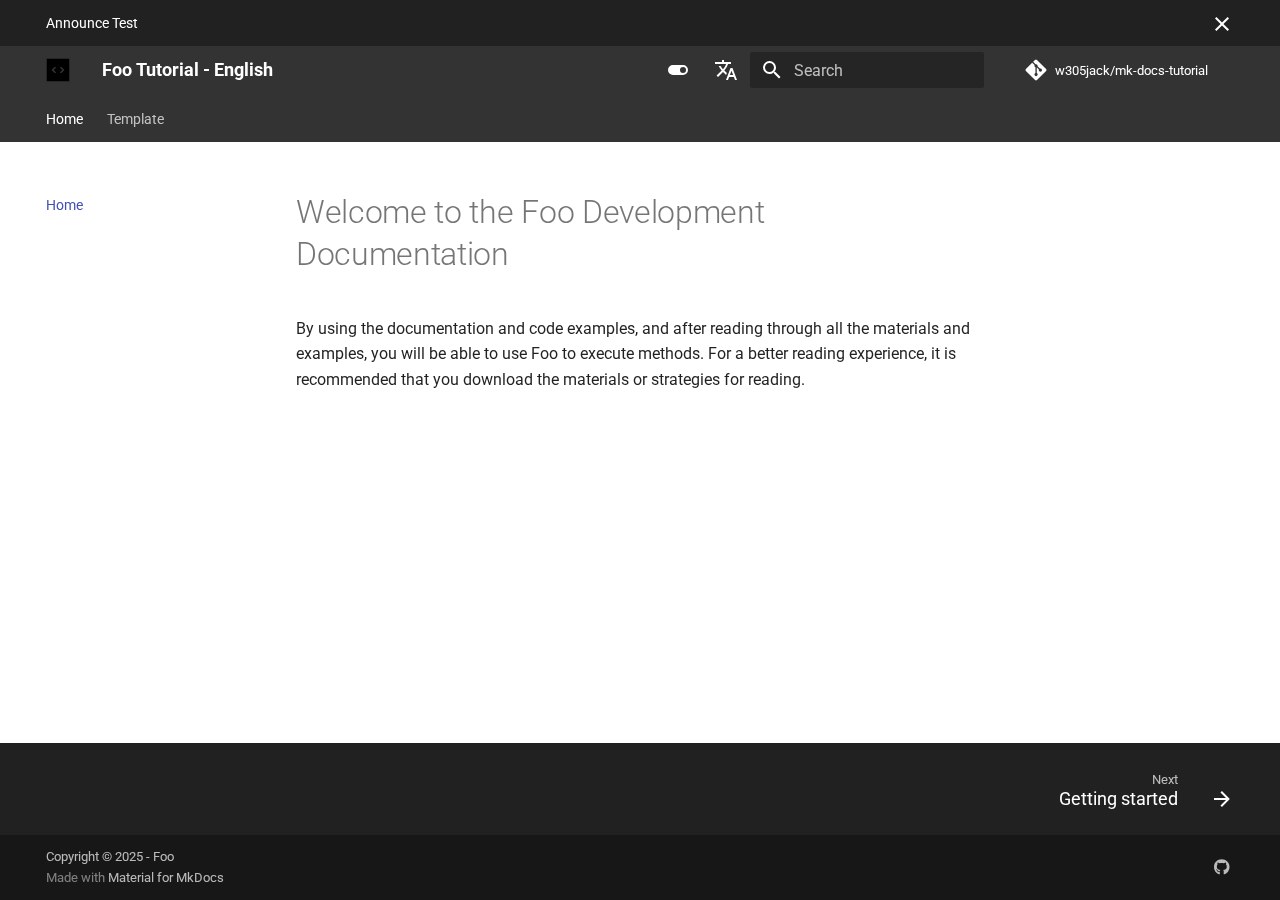
<file: en/index.html>
<!doctype html>
<html lang="en" class="no-js">
  <head>
    
      <meta charset="utf-8">
      <meta name="viewport" content="width=device-width,initial-scale=1">
      
        <meta name="description" content="Lorem ipsum dolor sit amet, consectetur adipiscing elit. Sed egestas et ipsum sit amet pretium. Quisque sed ipsum sed lorem.">
      
      
        <meta name="author" content="Jack">
      
      
        <link rel="canonical" href="https://w305jack.github.io/mk-docs-tutorial/en/">
      
      
      
        <link rel="next" href="template/">
      
      
      <link rel="icon" href="assets/images/favicon.ico">
      <meta name="generator" content="mkdocs-1.6.1, mkdocs-material-9.6.3">
    
    
      
        <title>Foo Tutorial - English</title>
      
    
    
      <link rel="stylesheet" href="assets/stylesheets/main.d7758b05.min.css">
      
        
        <link rel="stylesheet" href="assets/stylesheets/palette.06af60db.min.css">
      
      


    
    
      
    
    
      
        
        
        <link rel="preconnect" href="https://fonts.gstatic.com" crossorigin>
        <link rel="stylesheet" href="https://fonts.googleapis.com/css?family=Roboto:300,300i,400,400i,700,700i%7CRoboto+Mono:400,400i,700,700i&display=fallback">
        <style>:root{--md-text-font:"Roboto";--md-code-font:"Roboto Mono"}</style>
      
    
    
      <link rel="stylesheet" href="assets/stylesheets/extra.css">
    
    <script>__md_scope=new URL(".",location),__md_hash=e=>[...e].reduce(((e,_)=>(e<<5)-e+_.charCodeAt(0)),0),__md_get=(e,_=localStorage,t=__md_scope)=>JSON.parse(_.getItem(t.pathname+"."+e)),__md_set=(e,_,t=localStorage,a=__md_scope)=>{try{t.setItem(a.pathname+"."+e,JSON.stringify(_))}catch(e){}}</script>
    
      
  


  
  

<script id="__analytics">function __md_analytics(){function e(){dataLayer.push(arguments)}window.dataLayer=window.dataLayer||[],e("js",new Date),e("config","G-XXXXXXXXXX"),document.addEventListener("DOMContentLoaded",(function(){document.forms.search&&document.forms.search.query.addEventListener("blur",(function(){this.value&&e("event","search",{search_term:this.value})}));document$.subscribe((function(){var t=document.forms.feedback;if(void 0!==t)for(var a of t.querySelectorAll("[type=submit]"))a.addEventListener("click",(function(a){a.preventDefault();var n=document.location.pathname,d=this.getAttribute("data-md-value");e("event","feedback",{page:n,data:d}),t.firstElementChild.disabled=!0;var r=t.querySelector(".md-feedback__note [data-md-value='"+d+"']");r&&(r.hidden=!1)})),t.hidden=!1})),location$.subscribe((function(t){e("config","G-XXXXXXXXXX",{page_path:t.pathname})}))}));var t=document.createElement("script");t.async=!0,t.src="https://www.googletagmanager.com/gtag/js?id=G-XXXXXXXXXX",document.getElementById("__analytics").insertAdjacentElement("afterEnd",t)}</script>
  
    <script>"undefined"!=typeof __md_analytics&&__md_analytics()</script>
  

    
    
    
  </head>
  
  
    
    
      
    
    
    
    
    <body dir="ltr" data-md-color-scheme="default" data-md-color-primary="indigo" data-md-color-accent="indigo">
  
    
    <input class="md-toggle" data-md-toggle="drawer" type="checkbox" id="__drawer" autocomplete="off">
    <input class="md-toggle" data-md-toggle="search" type="checkbox" id="__search" autocomplete="off">
    <label class="md-overlay" for="__drawer"></label>
    <div data-md-component="skip">
      
        
        <a href="#welcome-to-the-foo-development-documentation" class="md-skip">
          Skip to content
        </a>
      
    </div>
    <div data-md-component="announce">
      
        <aside class="md-banner">
          <div class="md-banner__inner md-grid md-typeset">
            
              <button class="md-banner__button md-icon" aria-label="Don't show this again">
                
                <svg xmlns="http://www.w3.org/2000/svg" viewBox="0 0 24 24"><path d="M19 6.41 17.59 5 12 10.59 6.41 5 5 6.41 10.59 12 5 17.59 6.41 19 12 13.41 17.59 19 19 17.59 13.41 12z"/></svg>
              </button>
            
            
  Announce Test

          </div>
          
            <script>var el=document.querySelector("[data-md-component=announce]");if(el){var content=el.querySelector(".md-typeset");__md_hash(content.innerHTML)===__md_get("__announce")&&(el.hidden=!0)}</script>
          
        </aside>
      
    </div>
    
    
      

<header class="md-header" data-md-component="header">
  <nav class="md-header__inner md-grid" aria-label="Header">
    <a href="." title="Foo Tutorial - English" class="md-header__button md-logo" aria-label="Foo Tutorial - English" data-md-component="logo">
      
  <img src="assets/images/logo.svg" alt="logo">

    </a>
    <label class="md-header__button md-icon" for="__drawer">
      
      <svg xmlns="http://www.w3.org/2000/svg" viewBox="0 0 24 24"><path d="M3 6h18v2H3zm0 5h18v2H3zm0 5h18v2H3z"/></svg>
    </label>
    <div class="md-header__title" data-md-component="header-title">
      <div class="md-header__ellipsis">
        <div class="md-header__topic">
          <span class="md-ellipsis">
            Foo Tutorial - English
          </span>
        </div>
        <div class="md-header__topic" data-md-component="header-topic">
          <span class="md-ellipsis">
            
              Home
            
          </span>
        </div>
      </div>
    </div>
    
      
        <form class="md-header__option" data-md-component="palette">
  
    
    
    
    <input class="md-option" data-md-color-media="(prefers-color-scheme: light)" data-md-color-scheme="default" data-md-color-primary="indigo" data-md-color-accent="indigo"  aria-label="Switch to dark mode"  type="radio" name="__palette" id="__palette_0">
    
      <label class="md-header__button md-icon" title="Switch to dark mode" for="__palette_1" hidden>
        <svg xmlns="http://www.w3.org/2000/svg" viewBox="0 0 24 24"><path d="M17 7H7a5 5 0 0 0-5 5 5 5 0 0 0 5 5h10a5 5 0 0 0 5-5 5 5 0 0 0-5-5m0 8a3 3 0 0 1-3-3 3 3 0 0 1 3-3 3 3 0 0 1 3 3 3 3 0 0 1-3 3"/></svg>
      </label>
    
  
    
    
    
    <input class="md-option" data-md-color-media="(prefers-color-scheme: dark)" data-md-color-scheme="slate" data-md-color-primary="black" data-md-color-accent="indigo"  aria-label="Switch to light mode"  type="radio" name="__palette" id="__palette_1">
    
      <label class="md-header__button md-icon" title="Switch to light mode" for="__palette_0" hidden>
        <svg xmlns="http://www.w3.org/2000/svg" viewBox="0 0 24 24"><path d="M17 7H7a5 5 0 0 0-5 5 5 5 0 0 0 5 5h10a5 5 0 0 0 5-5 5 5 0 0 0-5-5M7 15a3 3 0 0 1-3-3 3 3 0 0 1 3-3 3 3 0 0 1 3 3 3 3 0 0 1-3 3"/></svg>
      </label>
    
  
</form>
      
    
    
      <script>var palette=__md_get("__palette");if(palette&&palette.color){if("(prefers-color-scheme)"===palette.color.media){var media=matchMedia("(prefers-color-scheme: light)"),input=document.querySelector(media.matches?"[data-md-color-media='(prefers-color-scheme: light)']":"[data-md-color-media='(prefers-color-scheme: dark)']");palette.color.media=input.getAttribute("data-md-color-media"),palette.color.scheme=input.getAttribute("data-md-color-scheme"),palette.color.primary=input.getAttribute("data-md-color-primary"),palette.color.accent=input.getAttribute("data-md-color-accent")}for(var[key,value]of Object.entries(palette.color))document.body.setAttribute("data-md-color-"+key,value)}</script>
    
    
      <div class="md-header__option">
  <div class="md-select">
    
    <button class="md-header__button md-icon" aria-label="Select language">
      <svg xmlns="http://www.w3.org/2000/svg" viewBox="0 0 24 24"><path d="m12.87 15.07-2.54-2.51.03-.03A17.5 17.5 0 0 0 14.07 6H17V4h-7V2H8v2H1v2h11.17C11.5 7.92 10.44 9.75 9 11.35 8.07 10.32 7.3 9.19 6.69 8h-2c.73 1.63 1.73 3.17 2.98 4.56l-5.09 5.02L4 19l5-5 3.11 3.11zM18.5 10h-2L12 22h2l1.12-3h4.75L21 22h2zm-2.62 7 1.62-4.33L19.12 17z"/></svg>
    </button>
    <div class="md-select__inner">
      <ul class="md-select__list">
        
          <li class="md-select__item">
            <a href="https://w305jack.github.io/mk-docs-tutorial/" hreflang="zh-TW" class="md-select__link">
              中文
            </a>
          </li>
        
          <li class="md-select__item">
            <a href="https://w305jack.github.io/mk-docs-tutorial/en/" hreflang="en" class="md-select__link">
              English
            </a>
          </li>
        
      </ul>
    </div>
  </div>
</div>
    
    
      <label class="md-header__button md-icon" for="__search">
        
        <svg xmlns="http://www.w3.org/2000/svg" viewBox="0 0 24 24"><path d="M9.5 3A6.5 6.5 0 0 1 16 9.5c0 1.61-.59 3.09-1.56 4.23l.27.27h.79l5 5-1.5 1.5-5-5v-.79l-.27-.27A6.52 6.52 0 0 1 9.5 16 6.5 6.5 0 0 1 3 9.5 6.5 6.5 0 0 1 9.5 3m0 2C7 5 5 7 5 9.5S7 14 9.5 14 14 12 14 9.5 12 5 9.5 5"/></svg>
      </label>
      <div class="md-search" data-md-component="search" role="dialog">
  <label class="md-search__overlay" for="__search"></label>
  <div class="md-search__inner" role="search">
    <form class="md-search__form" name="search">
      <input type="text" class="md-search__input" name="query" aria-label="Search" placeholder="Search" autocapitalize="off" autocorrect="off" autocomplete="off" spellcheck="false" data-md-component="search-query" required>
      <label class="md-search__icon md-icon" for="__search">
        
        <svg xmlns="http://www.w3.org/2000/svg" viewBox="0 0 24 24"><path d="M9.5 3A6.5 6.5 0 0 1 16 9.5c0 1.61-.59 3.09-1.56 4.23l.27.27h.79l5 5-1.5 1.5-5-5v-.79l-.27-.27A6.52 6.52 0 0 1 9.5 16 6.5 6.5 0 0 1 3 9.5 6.5 6.5 0 0 1 9.5 3m0 2C7 5 5 7 5 9.5S7 14 9.5 14 14 12 14 9.5 12 5 9.5 5"/></svg>
        
        <svg xmlns="http://www.w3.org/2000/svg" viewBox="0 0 24 24"><path d="M20 11v2H8l5.5 5.5-1.42 1.42L4.16 12l7.92-7.92L13.5 5.5 8 11z"/></svg>
      </label>
      <nav class="md-search__options" aria-label="Search">
        
          <a href="javascript:void(0)" class="md-search__icon md-icon" title="Share" aria-label="Share" data-clipboard data-clipboard-text="" data-md-component="search-share" tabindex="-1">
            
            <svg xmlns="http://www.w3.org/2000/svg" viewBox="0 0 24 24"><path d="M18 16.08c-.76 0-1.44.3-1.96.77L8.91 12.7c.05-.23.09-.46.09-.7s-.04-.47-.09-.7l7.05-4.11c.54.5 1.25.81 2.04.81a3 3 0 0 0 3-3 3 3 0 0 0-3-3 3 3 0 0 0-3 3c0 .24.04.47.09.7L8.04 9.81C7.5 9.31 6.79 9 6 9a3 3 0 0 0-3 3 3 3 0 0 0 3 3c.79 0 1.5-.31 2.04-.81l7.12 4.15c-.05.21-.08.43-.08.66 0 1.61 1.31 2.91 2.92 2.91s2.92-1.3 2.92-2.91A2.92 2.92 0 0 0 18 16.08"/></svg>
          </a>
        
        <button type="reset" class="md-search__icon md-icon" title="Clear" aria-label="Clear" tabindex="-1">
          
          <svg xmlns="http://www.w3.org/2000/svg" viewBox="0 0 24 24"><path d="M19 6.41 17.59 5 12 10.59 6.41 5 5 6.41 10.59 12 5 17.59 6.41 19 12 13.41 17.59 19 19 17.59 13.41 12z"/></svg>
        </button>
      </nav>
      
        <div class="md-search__suggest" data-md-component="search-suggest"></div>
      
    </form>
    <div class="md-search__output">
      <div class="md-search__scrollwrap" tabindex="0" data-md-scrollfix>
        <div class="md-search-result" data-md-component="search-result">
          <div class="md-search-result__meta">
            Initializing search
          </div>
          <ol class="md-search-result__list" role="presentation"></ol>
        </div>
      </div>
    </div>
  </div>
</div>
    
    
      <div class="md-header__source">
        <a href="https://github.com/w305jack/mk-docs-tutorial" title="Go to repository" class="md-source" data-md-component="source">
  <div class="md-source__icon md-icon">
    
    <svg xmlns="http://www.w3.org/2000/svg" viewBox="0 0 448 512"><!--! Font Awesome Free 6.7.2 by @fontawesome - https://fontawesome.com License - https://fontawesome.com/license/free (Icons: CC BY 4.0, Fonts: SIL OFL 1.1, Code: MIT License) Copyright 2024 Fonticons, Inc.--><path d="M439.55 236.05 244 40.45a28.87 28.87 0 0 0-40.81 0l-40.66 40.63 51.52 51.52c27.06-9.14 52.68 16.77 43.39 43.68l49.66 49.66c34.23-11.8 61.18 31 35.47 56.69-26.49 26.49-70.21-2.87-56-37.34L240.22 199v121.85c25.3 12.54 22.26 41.85 9.08 55a34.34 34.34 0 0 1-48.55 0c-17.57-17.6-11.07-46.91 11.25-56v-123c-20.8-8.51-24.6-30.74-18.64-45L142.57 101 8.45 235.14a28.86 28.86 0 0 0 0 40.81l195.61 195.6a28.86 28.86 0 0 0 40.8 0l194.69-194.69a28.86 28.86 0 0 0 0-40.81"/></svg>
  </div>
  <div class="md-source__repository">
    w305jack/mk-docs-tutorial
  </div>
</a>
      </div>
    
  </nav>
  
</header>
    
    <div class="md-container" data-md-component="container">
      
      
        
          
            
<nav class="md-tabs" aria-label="Tabs" data-md-component="tabs">
  <div class="md-grid">
    <ul class="md-tabs__list">
      
        
  
  
    
  
  
    <li class="md-tabs__item md-tabs__item--active">
      <a href="." class="md-tabs__link">
        
  
    
  
  Home

      </a>
    </li>
  

      
        
  
  
  
    
    
      <li class="md-tabs__item">
        <a href="template/" class="md-tabs__link">
          
  
    
  
  Template

        </a>
      </li>
    
  

      
    </ul>
  </div>
</nav>
          
        
      
      <main class="md-main" data-md-component="main">
        <div class="md-main__inner md-grid">
          
            
              
              <div class="md-sidebar md-sidebar--primary" data-md-component="sidebar" data-md-type="navigation" >
                <div class="md-sidebar__scrollwrap">
                  <div class="md-sidebar__inner">
                    


  


<nav class="md-nav md-nav--primary md-nav--lifted" aria-label="Navigation" data-md-level="0">
  <label class="md-nav__title" for="__drawer">
    <a href="." title="Foo Tutorial - English" class="md-nav__button md-logo" aria-label="Foo Tutorial - English" data-md-component="logo">
      
  <img src="assets/images/logo.svg" alt="logo">

    </a>
    Foo Tutorial - English
  </label>
  
    <div class="md-nav__source">
      <a href="https://github.com/w305jack/mk-docs-tutorial" title="Go to repository" class="md-source" data-md-component="source">
  <div class="md-source__icon md-icon">
    
    <svg xmlns="http://www.w3.org/2000/svg" viewBox="0 0 448 512"><!--! Font Awesome Free 6.7.2 by @fontawesome - https://fontawesome.com License - https://fontawesome.com/license/free (Icons: CC BY 4.0, Fonts: SIL OFL 1.1, Code: MIT License) Copyright 2024 Fonticons, Inc.--><path d="M439.55 236.05 244 40.45a28.87 28.87 0 0 0-40.81 0l-40.66 40.63 51.52 51.52c27.06-9.14 52.68 16.77 43.39 43.68l49.66 49.66c34.23-11.8 61.18 31 35.47 56.69-26.49 26.49-70.21-2.87-56-37.34L240.22 199v121.85c25.3 12.54 22.26 41.85 9.08 55a34.34 34.34 0 0 1-48.55 0c-17.57-17.6-11.07-46.91 11.25-56v-123c-20.8-8.51-24.6-30.74-18.64-45L142.57 101 8.45 235.14a28.86 28.86 0 0 0 0 40.81l195.61 195.6a28.86 28.86 0 0 0 40.8 0l194.69-194.69a28.86 28.86 0 0 0 0-40.81"/></svg>
  </div>
  <div class="md-source__repository">
    w305jack/mk-docs-tutorial
  </div>
</a>
    </div>
  
  <ul class="md-nav__list" data-md-scrollfix>
    
      
      
  
  
    
  
  
  
    <li class="md-nav__item md-nav__item--active">
      
      <input class="md-nav__toggle md-toggle" type="checkbox" id="__toc">
      
      
        
      
      
      <a href="." class="md-nav__link md-nav__link--active">
        
  
  <span class="md-ellipsis">
    Home
    
  </span>
  

      </a>
      
    </li>
  

    
      
      
  
  
  
  
    
    
      
        
          
        
      
        
      
    
    
      
      
        
      
    
    
    <li class="md-nav__item md-nav__item--nested">
      
        
        
          
        
        <input class="md-nav__toggle md-toggle md-toggle--indeterminate" type="checkbox" id="__nav_2" >
        
          
          
          <div class="md-nav__link md-nav__container">
            <a href="template/" class="md-nav__link ">
              
  
  <span class="md-ellipsis">
    Template
    
  </span>
  

            </a>
            
              
              <label class="md-nav__link " for="__nav_2" id="__nav_2_label" tabindex="0">
                <span class="md-nav__icon md-icon"></span>
              </label>
            
          </div>
        
        <nav class="md-nav" data-md-level="1" aria-labelledby="__nav_2_label" aria-expanded="false">
          <label class="md-nav__title" for="__nav_2">
            <span class="md-nav__icon md-icon"></span>
            Template
          </label>
          <ul class="md-nav__list" data-md-scrollfix>
            
              
            
              
                
  
  
  
  
    
    
      
        
          
        
      
        
      
        
      
    
    
      
      
        
      
    
    
    <li class="md-nav__item md-nav__item--nested">
      
        
        
          
        
        <input class="md-nav__toggle md-toggle md-toggle--indeterminate" type="checkbox" id="__nav_2_2" >
        
          
          
          <div class="md-nav__link md-nav__container">
            <a href="aaa-layer/" class="md-nav__link ">
              
  
  <span class="md-ellipsis">
    Layer
    
  </span>
  

            </a>
            
              
              <label class="md-nav__link " for="__nav_2_2" id="__nav_2_2_label" tabindex="0">
                <span class="md-nav__icon md-icon"></span>
              </label>
            
          </div>
        
        <nav class="md-nav" data-md-level="2" aria-labelledby="__nav_2_2_label" aria-expanded="false">
          <label class="md-nav__title" for="__nav_2_2">
            <span class="md-nav__icon md-icon"></span>
            Layer
          </label>
          <ul class="md-nav__list" data-md-scrollfix>
            
              
            
              
                
  
  
  
  
    <li class="md-nav__item">
      <a href="aaa-layer/aaa-layer/" class="md-nav__link">
        
  
  <span class="md-ellipsis">
    AAA Layer
    
  </span>
  

      </a>
    </li>
  

              
            
              
                
  
  
  
  
    
    
      
        
      
        
      
    
    
      
      
        
      
    
    
    <li class="md-nav__item md-nav__item--nested">
      
        
        
          
        
        <input class="md-nav__toggle md-toggle md-toggle--indeterminate" type="checkbox" id="__nav_2_2_3" >
        
          
          <label class="md-nav__link" for="__nav_2_2_3" id="__nav_2_2_3_label" tabindex="0">
            
  
  <span class="md-ellipsis">
    Collapse
    
  </span>
  

            <span class="md-nav__icon md-icon"></span>
          </label>
        
        <nav class="md-nav" data-md-level="3" aria-labelledby="__nav_2_2_3_label" aria-expanded="false">
          <label class="md-nav__title" for="__nav_2_2_3">
            <span class="md-nav__icon md-icon"></span>
            Collapse
          </label>
          <ul class="md-nav__list" data-md-scrollfix>
            
              
                
  
  
  
  
    <li class="md-nav__item">
      <a href="aaa-layer/bbb-layer/bbb-layer/" class="md-nav__link">
        
  
  <span class="md-ellipsis">
    BBB Layer
    
  </span>
  

      </a>
    </li>
  

              
            
              
                
  
  
  
  
    
    
      
        
      
    
    
      
      
        
      
    
    
    <li class="md-nav__item md-nav__item--nested">
      
        
        
          
        
        <input class="md-nav__toggle md-toggle md-toggle--indeterminate" type="checkbox" id="__nav_2_2_3_2" >
        
          
          <label class="md-nav__link" for="__nav_2_2_3_2" id="__nav_2_2_3_2_label" tabindex="0">
            
  
  <span class="md-ellipsis">
    Collapse
    
  </span>
  

            <span class="md-nav__icon md-icon"></span>
          </label>
        
        <nav class="md-nav" data-md-level="4" aria-labelledby="__nav_2_2_3_2_label" aria-expanded="false">
          <label class="md-nav__title" for="__nav_2_2_3_2">
            <span class="md-nav__icon md-icon"></span>
            Collapse
          </label>
          <ul class="md-nav__list" data-md-scrollfix>
            
              
                
  
  
  
  
    <li class="md-nav__item">
      <a href="aaa-layer/bbb-layer/ccc-layer/ccc-layer/" class="md-nav__link">
        
  
  <span class="md-ellipsis">
    CCC Layer
    
  </span>
  

      </a>
    </li>
  

              
            
          </ul>
        </nav>
      
    </li>
  

              
            
          </ul>
        </nav>
      
    </li>
  

              
            
          </ul>
        </nav>
      
    </li>
  

              
            
          </ul>
        </nav>
      
    </li>
  

    
  </ul>
</nav>
                  </div>
                </div>
              </div>
            
            
              
              <div class="md-sidebar md-sidebar--secondary" data-md-component="sidebar" data-md-type="toc" >
                <div class="md-sidebar__scrollwrap">
                  <div class="md-sidebar__inner">
                    

<nav class="md-nav md-nav--secondary" aria-label="Table of contents">
  
  
  
    
  
  
</nav>
                  </div>
                </div>
              </div>
            
          
          
            <div class="md-content" data-md-component="content">
              <article class="md-content__inner md-typeset">
                
                  


  
  


<h1 id="welcome-to-the-foo-development-documentation">Welcome to the Foo Development Documentation<a class="headerlink" href="#welcome-to-the-foo-development-documentation" title="Permanent link">&para;</a></h1>
<p>By using the documentation and code examples, and after reading through all the materials and examples, you will be able to use Foo to execute methods. For a better reading experience, it is recommended that you download the materials or strategies for reading.</p>









  




                
              </article>
            </div>
          
          
  <script>var tabs=__md_get("__tabs");if(Array.isArray(tabs))e:for(var set of document.querySelectorAll(".tabbed-set")){var labels=set.querySelector(".tabbed-labels");for(var tab of tabs)for(var label of labels.getElementsByTagName("label"))if(label.innerText.trim()===tab){var input=document.getElementById(label.htmlFor);input.checked=!0;continue e}}</script>

<script>var target=document.getElementById(location.hash.slice(1));target&&target.name&&(target.checked=target.name.startsWith("__tabbed_"))</script>
        </div>
        
          <button type="button" class="md-top md-icon" data-md-component="top" hidden>
  
  <svg xmlns="http://www.w3.org/2000/svg" viewBox="0 0 24 24"><path d="M13 20h-2V8l-5.5 5.5-1.42-1.42L12 4.16l7.92 7.92-1.42 1.42L13 8z"/></svg>
  Back to top
</button>
        
      </main>
      
        <footer class="md-footer">
  
    
      
      <nav class="md-footer__inner md-grid" aria-label="Footer" >
        
        
          
          <a href="template/" class="md-footer__link md-footer__link--next" aria-label="Next: Getting started">
            <div class="md-footer__title">
              <span class="md-footer__direction">
                Next
              </span>
              <div class="md-ellipsis">
                Getting started
              </div>
            </div>
            <div class="md-footer__button md-icon">
              
              <svg xmlns="http://www.w3.org/2000/svg" viewBox="0 0 24 24"><path d="M4 11v2h12l-5.5 5.5 1.42 1.42L19.84 12l-7.92-7.92L10.5 5.5 16 11z"/></svg>
            </div>
          </a>
        
      </nav>
    
  
  <div class="md-footer-meta md-typeset">
    <div class="md-footer-meta__inner md-grid">
      <div class="md-copyright">
  
    <div class="md-copyright__highlight">
      Copyright &copy; 2025 - Foo
    </div>
  
  
    Made with
    <a href="https://squidfunk.github.io/mkdocs-material/" target="_blank" rel="noopener">
      Material for MkDocs
    </a>
  
</div>
      
        <div class="md-social">
  
    
    
    
    
      
      
    
    <a href="https://github.com/w305jack" target="_blank" rel="noopener" title="github.com" class="md-social__link">
      <svg xmlns="http://www.w3.org/2000/svg" viewBox="0 0 496 512"><!--! Font Awesome Free 6.7.2 by @fontawesome - https://fontawesome.com License - https://fontawesome.com/license/free (Icons: CC BY 4.0, Fonts: SIL OFL 1.1, Code: MIT License) Copyright 2024 Fonticons, Inc.--><path d="M165.9 397.4c0 2-2.3 3.6-5.2 3.6-3.3.3-5.6-1.3-5.6-3.6 0-2 2.3-3.6 5.2-3.6 3-.3 5.6 1.3 5.6 3.6m-31.1-4.5c-.7 2 1.3 4.3 4.3 4.9 2.6 1 5.6 0 6.2-2s-1.3-4.3-4.3-5.2c-2.6-.7-5.5.3-6.2 2.3m44.2-1.7c-2.9.7-4.9 2.6-4.6 4.9.3 2 2.9 3.3 5.9 2.6 2.9-.7 4.9-2.6 4.6-4.6-.3-1.9-3-3.2-5.9-2.9M244.8 8C106.1 8 0 113.3 0 252c0 110.9 69.8 205.8 169.5 239.2 12.8 2.3 17.3-5.6 17.3-12.1 0-6.2-.3-40.4-.3-61.4 0 0-70 15-84.7-29.8 0 0-11.4-29.1-27.8-36.6 0 0-22.9-15.7 1.6-15.4 0 0 24.9 2 38.6 25.8 21.9 38.6 58.6 27.5 72.9 20.9 2.3-16 8.8-27.1 16-33.7-55.9-6.2-112.3-14.3-112.3-110.5 0-27.5 7.6-41.3 23.6-58.9-2.6-6.5-11.1-33.3 2.6-67.9 20.9-6.5 69 27 69 27 20-5.6 41.5-8.5 62.8-8.5s42.8 2.9 62.8 8.5c0 0 48.1-33.6 69-27 13.7 34.7 5.2 61.4 2.6 67.9 16 17.7 25.8 31.5 25.8 58.9 0 96.5-58.9 104.2-114.8 110.5 9.2 7.9 17 22.9 17 46.4 0 33.7-.3 75.4-.3 83.6 0 6.5 4.6 14.4 17.3 12.1C428.2 457.8 496 362.9 496 252 496 113.3 383.5 8 244.8 8M97.2 352.9c-1.3 1-1 3.3.7 5.2 1.6 1.6 3.9 2.3 5.2 1 1.3-1 1-3.3-.7-5.2-1.6-1.6-3.9-2.3-5.2-1m-10.8-8.1c-.7 1.3.3 2.9 2.3 3.9 1.6 1 3.6.7 4.3-.7.7-1.3-.3-2.9-2.3-3.9-2-.6-3.6-.3-4.3.7m32.4 35.6c-1.6 1.3-1 4.3 1.3 6.2 2.3 2.3 5.2 2.6 6.5 1 1.3-1.3.7-4.3-1.3-6.2-2.2-2.3-5.2-2.6-6.5-1m-11.4-14.7c-1.6 1-1.6 3.6 0 5.9s4.3 3.3 5.6 2.3c1.6-1.3 1.6-3.9 0-6.2-1.4-2.3-4-3.3-5.6-2"/></svg>
    </a>
  
</div>
      
    </div>
  </div>
</footer>
      
    </div>
    <div class="md-dialog" data-md-component="dialog">
      <div class="md-dialog__inner md-typeset"></div>
    </div>
    
    
    <script id="__config" type="application/json">{"base": ".", "features": ["announce.dismiss", "content.code.annotate", "content.code.copy", "content.tabs.link", "content.tooltips", "navigation.indexes", "navigation.tabs", "navigation.sections", "navigation.expand", "navigation.top", "navigation.tracking", "navigation.footer", "search.highlight", "search.share", "search.suggest", "toc.follow"], "search": "assets/javascripts/workers/search.f8cc74c7.min.js", "translations": {"clipboard.copied": "Copied to clipboard", "clipboard.copy": "Copy to clipboard", "search.result.more.one": "1 more on this page", "search.result.more.other": "# more on this page", "search.result.none": "No matching documents", "search.result.one": "1 matching document", "search.result.other": "# matching documents", "search.result.placeholder": "Type to start searching", "search.result.term.missing": "Missing", "select.version": "Select version"}}</script>
    
    
      <script src="assets/javascripts/bundle.f1b6f286.min.js"></script>
      
    
  </body>
</html>
</file>
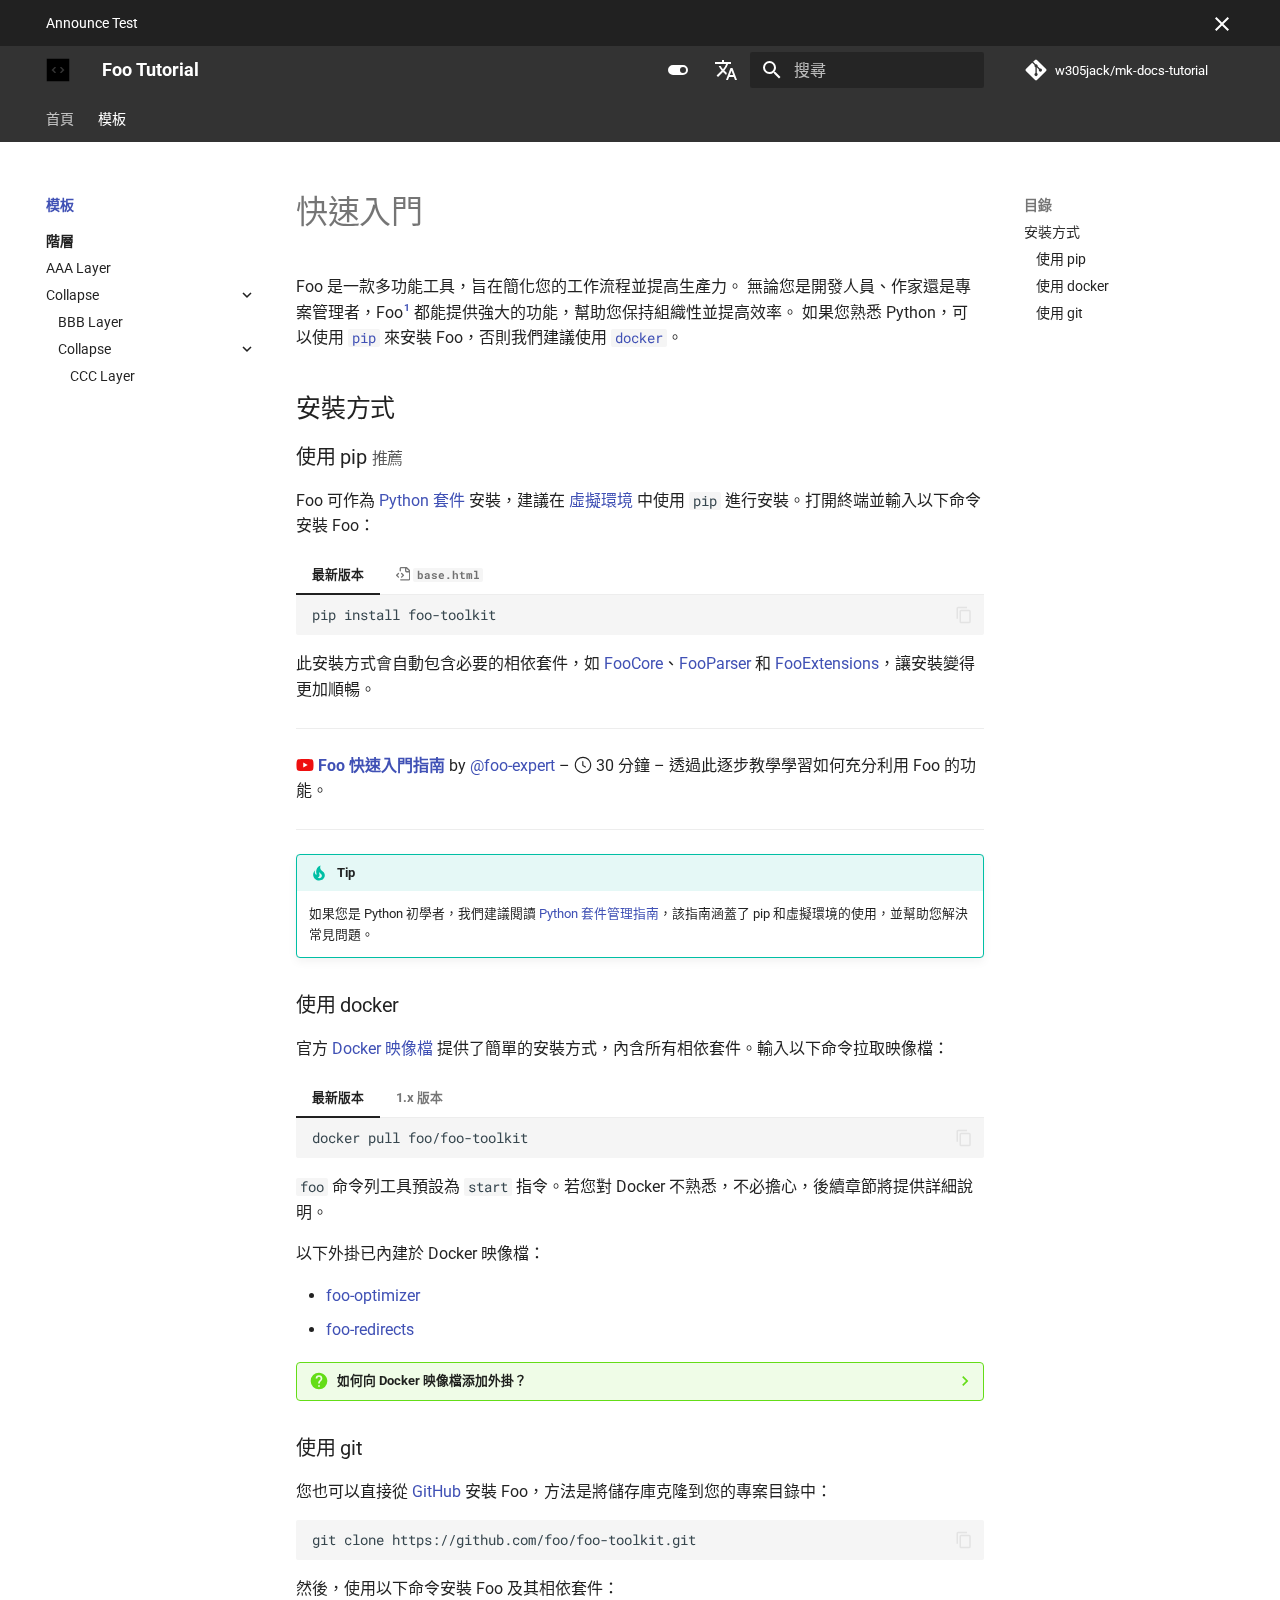
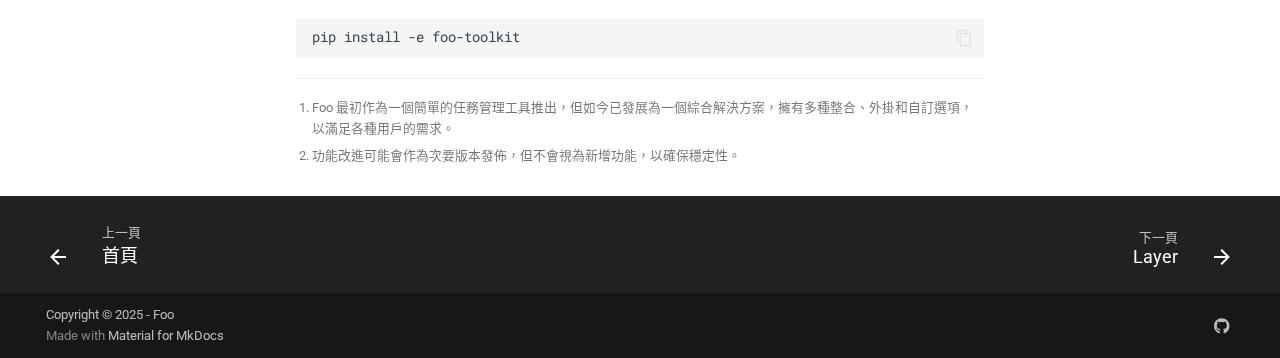
<file: template/index.html>
<!doctype html>
<html lang="zh-TW" class="no-js">
  <head>
    
      <meta charset="utf-8">
      <meta name="viewport" content="width=device-width,initial-scale=1">
      
        <meta name="description" content="Lorem ipsum dolor sit amet, consectetur adipiscing elit. Sed egestas et ipsum sit amet pretium. Quisque sed ipsum sed lorem.">
      
      
        <meta name="author" content="Jack">
      
      
        <link rel="canonical" href="https://w305jack.github.io/mk-docs-tutorial/template/">
      
      
        <link rel="prev" href="..">
      
      
        <link rel="next" href="../aaa-layer/">
      
      
      <link rel="icon" href="../assets/images/favicon.ico">
      <meta name="generator" content="mkdocs-1.6.1, mkdocs-material-9.6.3">
    
    
      
        <title>快速入門 - Foo Tutorial</title>
      
    
    
      <link rel="stylesheet" href="../assets/stylesheets/main.d7758b05.min.css">
      
        
        <link rel="stylesheet" href="../assets/stylesheets/palette.06af60db.min.css">
      
      


    
    
      
    
    
      
        
        
        <link rel="preconnect" href="https://fonts.gstatic.com" crossorigin>
        <link rel="stylesheet" href="https://fonts.googleapis.com/css?family=Roboto:300,300i,400,400i,700,700i%7CRoboto+Mono:400,400i,700,700i&display=fallback">
        <style>:root{--md-text-font:"Roboto";--md-code-font:"Roboto Mono"}</style>
      
    
    
      <link rel="stylesheet" href="../assets/stylesheets/extra.css">
    
    <script>__md_scope=new URL("..",location),__md_hash=e=>[...e].reduce(((e,_)=>(e<<5)-e+_.charCodeAt(0)),0),__md_get=(e,_=localStorage,t=__md_scope)=>JSON.parse(_.getItem(t.pathname+"."+e)),__md_set=(e,_,t=localStorage,a=__md_scope)=>{try{t.setItem(a.pathname+"."+e,JSON.stringify(_))}catch(e){}}</script>
    
      
  


  
  

<script id="__analytics">function __md_analytics(){function e(){dataLayer.push(arguments)}window.dataLayer=window.dataLayer||[],e("js",new Date),e("config","G-XXXXXXXXXX"),document.addEventListener("DOMContentLoaded",(function(){document.forms.search&&document.forms.search.query.addEventListener("blur",(function(){this.value&&e("event","search",{search_term:this.value})}));document$.subscribe((function(){var t=document.forms.feedback;if(void 0!==t)for(var a of t.querySelectorAll("[type=submit]"))a.addEventListener("click",(function(a){a.preventDefault();var n=document.location.pathname,d=this.getAttribute("data-md-value");e("event","feedback",{page:n,data:d}),t.firstElementChild.disabled=!0;var r=t.querySelector(".md-feedback__note [data-md-value='"+d+"']");r&&(r.hidden=!1)})),t.hidden=!1})),location$.subscribe((function(t){e("config","G-XXXXXXXXXX",{page_path:t.pathname})}))}));var t=document.createElement("script");t.async=!0,t.src="https://www.googletagmanager.com/gtag/js?id=G-XXXXXXXXXX",document.getElementById("__analytics").insertAdjacentElement("afterEnd",t)}</script>
  
    <script>"undefined"!=typeof __md_analytics&&__md_analytics()</script>
  

    
    
    
  </head>
  
  
    
    
      
    
    
    
    
    <body dir="ltr" data-md-color-scheme="default" data-md-color-primary="indigo" data-md-color-accent="indigo">
  
    
    <input class="md-toggle" data-md-toggle="drawer" type="checkbox" id="__drawer" autocomplete="off">
    <input class="md-toggle" data-md-toggle="search" type="checkbox" id="__search" autocomplete="off">
    <label class="md-overlay" for="__drawer"></label>
    <div data-md-component="skip">
      
        
        <a href="#_1" class="md-skip">
          跳轉到
        </a>
      
    </div>
    <div data-md-component="announce">
      
        <aside class="md-banner">
          <div class="md-banner__inner md-grid md-typeset">
            
              <button class="md-banner__button md-icon" aria-label="不再顯示此訊息">
                
                <svg xmlns="http://www.w3.org/2000/svg" viewBox="0 0 24 24"><path d="M19 6.41 17.59 5 12 10.59 6.41 5 5 6.41 10.59 12 5 17.59 6.41 19 12 13.41 17.59 19 19 17.59 13.41 12z"/></svg>
              </button>
            
            
  Announce Test

          </div>
          
            <script>var el=document.querySelector("[data-md-component=announce]");if(el){var content=el.querySelector(".md-typeset");__md_hash(content.innerHTML)===__md_get("__announce")&&(el.hidden=!0)}</script>
          
        </aside>
      
    </div>
    
    
      

<header class="md-header" data-md-component="header">
  <nav class="md-header__inner md-grid" aria-label="頁首">
    <a href=".." title="Foo Tutorial" class="md-header__button md-logo" aria-label="Foo Tutorial" data-md-component="logo">
      
  <img src="../assets/images/logo.svg" alt="logo">

    </a>
    <label class="md-header__button md-icon" for="__drawer">
      
      <svg xmlns="http://www.w3.org/2000/svg" viewBox="0 0 24 24"><path d="M3 6h18v2H3zm0 5h18v2H3zm0 5h18v2H3z"/></svg>
    </label>
    <div class="md-header__title" data-md-component="header-title">
      <div class="md-header__ellipsis">
        <div class="md-header__topic">
          <span class="md-ellipsis">
            Foo Tutorial
          </span>
        </div>
        <div class="md-header__topic" data-md-component="header-topic">
          <span class="md-ellipsis">
            
              快速入門
            
          </span>
        </div>
      </div>
    </div>
    
      
        <form class="md-header__option" data-md-component="palette">
  
    
    
    
    <input class="md-option" data-md-color-media="(prefers-color-scheme: light)" data-md-color-scheme="default" data-md-color-primary="indigo" data-md-color-accent="indigo"  aria-label="Switch to dark mode"  type="radio" name="__palette" id="__palette_0">
    
      <label class="md-header__button md-icon" title="Switch to dark mode" for="__palette_1" hidden>
        <svg xmlns="http://www.w3.org/2000/svg" viewBox="0 0 24 24"><path d="M17 7H7a5 5 0 0 0-5 5 5 5 0 0 0 5 5h10a5 5 0 0 0 5-5 5 5 0 0 0-5-5m0 8a3 3 0 0 1-3-3 3 3 0 0 1 3-3 3 3 0 0 1 3 3 3 3 0 0 1-3 3"/></svg>
      </label>
    
  
    
    
    
    <input class="md-option" data-md-color-media="(prefers-color-scheme: dark)" data-md-color-scheme="slate" data-md-color-primary="black" data-md-color-accent="indigo"  aria-label="Switch to light mode"  type="radio" name="__palette" id="__palette_1">
    
      <label class="md-header__button md-icon" title="Switch to light mode" for="__palette_0" hidden>
        <svg xmlns="http://www.w3.org/2000/svg" viewBox="0 0 24 24"><path d="M17 7H7a5 5 0 0 0-5 5 5 5 0 0 0 5 5h10a5 5 0 0 0 5-5 5 5 0 0 0-5-5M7 15a3 3 0 0 1-3-3 3 3 0 0 1 3-3 3 3 0 0 1 3 3 3 3 0 0 1-3 3"/></svg>
      </label>
    
  
</form>
      
    
    
      <script>var palette=__md_get("__palette");if(palette&&palette.color){if("(prefers-color-scheme)"===palette.color.media){var media=matchMedia("(prefers-color-scheme: light)"),input=document.querySelector(media.matches?"[data-md-color-media='(prefers-color-scheme: light)']":"[data-md-color-media='(prefers-color-scheme: dark)']");palette.color.media=input.getAttribute("data-md-color-media"),palette.color.scheme=input.getAttribute("data-md-color-scheme"),palette.color.primary=input.getAttribute("data-md-color-primary"),palette.color.accent=input.getAttribute("data-md-color-accent")}for(var[key,value]of Object.entries(palette.color))document.body.setAttribute("data-md-color-"+key,value)}</script>
    
    
      <div class="md-header__option">
  <div class="md-select">
    
    <button class="md-header__button md-icon" aria-label="選擇語言">
      <svg xmlns="http://www.w3.org/2000/svg" viewBox="0 0 24 24"><path d="m12.87 15.07-2.54-2.51.03-.03A17.5 17.5 0 0 0 14.07 6H17V4h-7V2H8v2H1v2h11.17C11.5 7.92 10.44 9.75 9 11.35 8.07 10.32 7.3 9.19 6.69 8h-2c.73 1.63 1.73 3.17 2.98 4.56l-5.09 5.02L4 19l5-5 3.11 3.11zM18.5 10h-2L12 22h2l1.12-3h4.75L21 22h2zm-2.62 7 1.62-4.33L19.12 17z"/></svg>
    </button>
    <div class="md-select__inner">
      <ul class="md-select__list">
        
          <li class="md-select__item">
            <a href="https://w305jack.github.io/mk-docs-tutorial/" hreflang="zh-TW" class="md-select__link">
              中文
            </a>
          </li>
        
          <li class="md-select__item">
            <a href="https://w305jack.github.io/mk-docs-tutorial/en/" hreflang="en" class="md-select__link">
              English
            </a>
          </li>
        
      </ul>
    </div>
  </div>
</div>
    
    
      <label class="md-header__button md-icon" for="__search">
        
        <svg xmlns="http://www.w3.org/2000/svg" viewBox="0 0 24 24"><path d="M9.5 3A6.5 6.5 0 0 1 16 9.5c0 1.61-.59 3.09-1.56 4.23l.27.27h.79l5 5-1.5 1.5-5-5v-.79l-.27-.27A6.52 6.52 0 0 1 9.5 16 6.5 6.5 0 0 1 3 9.5 6.5 6.5 0 0 1 9.5 3m0 2C7 5 5 7 5 9.5S7 14 9.5 14 14 12 14 9.5 12 5 9.5 5"/></svg>
      </label>
      <div class="md-search" data-md-component="search" role="dialog">
  <label class="md-search__overlay" for="__search"></label>
  <div class="md-search__inner" role="search">
    <form class="md-search__form" name="search">
      <input type="text" class="md-search__input" name="query" aria-label="搜尋" placeholder="搜尋" autocapitalize="off" autocorrect="off" autocomplete="off" spellcheck="false" data-md-component="search-query" required>
      <label class="md-search__icon md-icon" for="__search">
        
        <svg xmlns="http://www.w3.org/2000/svg" viewBox="0 0 24 24"><path d="M9.5 3A6.5 6.5 0 0 1 16 9.5c0 1.61-.59 3.09-1.56 4.23l.27.27h.79l5 5-1.5 1.5-5-5v-.79l-.27-.27A6.52 6.52 0 0 1 9.5 16 6.5 6.5 0 0 1 3 9.5 6.5 6.5 0 0 1 9.5 3m0 2C7 5 5 7 5 9.5S7 14 9.5 14 14 12 14 9.5 12 5 9.5 5"/></svg>
        
        <svg xmlns="http://www.w3.org/2000/svg" viewBox="0 0 24 24"><path d="M20 11v2H8l5.5 5.5-1.42 1.42L4.16 12l7.92-7.92L13.5 5.5 8 11z"/></svg>
      </label>
      <nav class="md-search__options" aria-label="搜尋">
        
          <a href="javascript:void(0)" class="md-search__icon md-icon" title="分享" aria-label="分享" data-clipboard data-clipboard-text="" data-md-component="search-share" tabindex="-1">
            
            <svg xmlns="http://www.w3.org/2000/svg" viewBox="0 0 24 24"><path d="M18 16.08c-.76 0-1.44.3-1.96.77L8.91 12.7c.05-.23.09-.46.09-.7s-.04-.47-.09-.7l7.05-4.11c.54.5 1.25.81 2.04.81a3 3 0 0 0 3-3 3 3 0 0 0-3-3 3 3 0 0 0-3 3c0 .24.04.47.09.7L8.04 9.81C7.5 9.31 6.79 9 6 9a3 3 0 0 0-3 3 3 3 0 0 0 3 3c.79 0 1.5-.31 2.04-.81l7.12 4.15c-.05.21-.08.43-.08.66 0 1.61 1.31 2.91 2.92 2.91s2.92-1.3 2.92-2.91A2.92 2.92 0 0 0 18 16.08"/></svg>
          </a>
        
        <button type="reset" class="md-search__icon md-icon" title="清除" aria-label="清除" tabindex="-1">
          
          <svg xmlns="http://www.w3.org/2000/svg" viewBox="0 0 24 24"><path d="M19 6.41 17.59 5 12 10.59 6.41 5 5 6.41 10.59 12 5 17.59 6.41 19 12 13.41 17.59 19 19 17.59 13.41 12z"/></svg>
        </button>
      </nav>
      
        <div class="md-search__suggest" data-md-component="search-suggest"></div>
      
    </form>
    <div class="md-search__output">
      <div class="md-search__scrollwrap" tabindex="0" data-md-scrollfix>
        <div class="md-search-result" data-md-component="search-result">
          <div class="md-search-result__meta">
            正在初始化搜尋引擎
          </div>
          <ol class="md-search-result__list" role="presentation"></ol>
        </div>
      </div>
    </div>
  </div>
</div>
    
    
      <div class="md-header__source">
        <a href="https://github.com/w305jack/mk-docs-tutorial" title="前往倉庫" class="md-source" data-md-component="source">
  <div class="md-source__icon md-icon">
    
    <svg xmlns="http://www.w3.org/2000/svg" viewBox="0 0 448 512"><!--! Font Awesome Free 6.7.2 by @fontawesome - https://fontawesome.com License - https://fontawesome.com/license/free (Icons: CC BY 4.0, Fonts: SIL OFL 1.1, Code: MIT License) Copyright 2024 Fonticons, Inc.--><path d="M439.55 236.05 244 40.45a28.87 28.87 0 0 0-40.81 0l-40.66 40.63 51.52 51.52c27.06-9.14 52.68 16.77 43.39 43.68l49.66 49.66c34.23-11.8 61.18 31 35.47 56.69-26.49 26.49-70.21-2.87-56-37.34L240.22 199v121.85c25.3 12.54 22.26 41.85 9.08 55a34.34 34.34 0 0 1-48.55 0c-17.57-17.6-11.07-46.91 11.25-56v-123c-20.8-8.51-24.6-30.74-18.64-45L142.57 101 8.45 235.14a28.86 28.86 0 0 0 0 40.81l195.61 195.6a28.86 28.86 0 0 0 40.8 0l194.69-194.69a28.86 28.86 0 0 0 0-40.81"/></svg>
  </div>
  <div class="md-source__repository">
    w305jack/mk-docs-tutorial
  </div>
</a>
      </div>
    
  </nav>
  
</header>
    
    <div class="md-container" data-md-component="container">
      
      
        
          
            
<nav class="md-tabs" aria-label="標籤" data-md-component="tabs">
  <div class="md-grid">
    <ul class="md-tabs__list">
      
        
  
  
  
    <li class="md-tabs__item">
      <a href=".." class="md-tabs__link">
        
  
    
  
  首頁

      </a>
    </li>
  

      
        
  
  
    
  
  
    
    
      <li class="md-tabs__item md-tabs__item--active">
        <a href="./" class="md-tabs__link">
          
  
    
  
  模板

        </a>
      </li>
    
  

      
    </ul>
  </div>
</nav>
          
        
      
      <main class="md-main" data-md-component="main">
        <div class="md-main__inner md-grid">
          
            
              
              <div class="md-sidebar md-sidebar--primary" data-md-component="sidebar" data-md-type="navigation" >
                <div class="md-sidebar__scrollwrap">
                  <div class="md-sidebar__inner">
                    


  


<nav class="md-nav md-nav--primary md-nav--lifted" aria-label="導覽列" data-md-level="0">
  <label class="md-nav__title" for="__drawer">
    <a href=".." title="Foo Tutorial" class="md-nav__button md-logo" aria-label="Foo Tutorial" data-md-component="logo">
      
  <img src="../assets/images/logo.svg" alt="logo">

    </a>
    Foo Tutorial
  </label>
  
    <div class="md-nav__source">
      <a href="https://github.com/w305jack/mk-docs-tutorial" title="前往倉庫" class="md-source" data-md-component="source">
  <div class="md-source__icon md-icon">
    
    <svg xmlns="http://www.w3.org/2000/svg" viewBox="0 0 448 512"><!--! Font Awesome Free 6.7.2 by @fontawesome - https://fontawesome.com License - https://fontawesome.com/license/free (Icons: CC BY 4.0, Fonts: SIL OFL 1.1, Code: MIT License) Copyright 2024 Fonticons, Inc.--><path d="M439.55 236.05 244 40.45a28.87 28.87 0 0 0-40.81 0l-40.66 40.63 51.52 51.52c27.06-9.14 52.68 16.77 43.39 43.68l49.66 49.66c34.23-11.8 61.18 31 35.47 56.69-26.49 26.49-70.21-2.87-56-37.34L240.22 199v121.85c25.3 12.54 22.26 41.85 9.08 55a34.34 34.34 0 0 1-48.55 0c-17.57-17.6-11.07-46.91 11.25-56v-123c-20.8-8.51-24.6-30.74-18.64-45L142.57 101 8.45 235.14a28.86 28.86 0 0 0 0 40.81l195.61 195.6a28.86 28.86 0 0 0 40.8 0l194.69-194.69a28.86 28.86 0 0 0 0-40.81"/></svg>
  </div>
  <div class="md-source__repository">
    w305jack/mk-docs-tutorial
  </div>
</a>
    </div>
  
  <ul class="md-nav__list" data-md-scrollfix>
    
      
      
  
  
  
  
    <li class="md-nav__item">
      <a href=".." class="md-nav__link">
        
  
  <span class="md-ellipsis">
    首頁
    
  </span>
  

      </a>
    </li>
  

    
      
      
  
  
    
  
  
  
    
    
      
        
          
        
      
        
      
    
    
      
        
        
      
      
        
      
    
    
    <li class="md-nav__item md-nav__item--active md-nav__item--section md-nav__item--nested">
      
        
        
        <input class="md-nav__toggle md-toggle " type="checkbox" id="__nav_2" checked>
        
          
          
          <div class="md-nav__link md-nav__container">
            <a href="./" class="md-nav__link md-nav__link--active">
              
  
  <span class="md-ellipsis">
    模板
    
  </span>
  

            </a>
            
              
              <label class="md-nav__link md-nav__link--active" for="__nav_2" id="__nav_2_label" tabindex="">
                <span class="md-nav__icon md-icon"></span>
              </label>
            
          </div>
        
        <nav class="md-nav" data-md-level="1" aria-labelledby="__nav_2_label" aria-expanded="true">
          <label class="md-nav__title" for="__nav_2">
            <span class="md-nav__icon md-icon"></span>
            模板
          </label>
          <ul class="md-nav__list" data-md-scrollfix>
            
              
            
              
                
  
  
  
  
    
    
      
        
          
        
      
        
      
        
      
    
    
      
      
        
          
          
        
      
    
    
    <li class="md-nav__item md-nav__item--section md-nav__item--nested">
      
        
        
          
        
        <input class="md-nav__toggle md-toggle md-toggle--indeterminate" type="checkbox" id="__nav_2_2" >
        
          
          
          <div class="md-nav__link md-nav__container">
            <a href="../aaa-layer/" class="md-nav__link ">
              
  
  <span class="md-ellipsis">
    階層
    
  </span>
  

            </a>
            
              
              <label class="md-nav__link " for="__nav_2_2" id="__nav_2_2_label" tabindex="">
                <span class="md-nav__icon md-icon"></span>
              </label>
            
          </div>
        
        <nav class="md-nav" data-md-level="2" aria-labelledby="__nav_2_2_label" aria-expanded="false">
          <label class="md-nav__title" for="__nav_2_2">
            <span class="md-nav__icon md-icon"></span>
            階層
          </label>
          <ul class="md-nav__list" data-md-scrollfix>
            
              
            
              
                
  
  
  
  
    <li class="md-nav__item">
      <a href="../aaa-layer/aaa-layer/" class="md-nav__link">
        
  
  <span class="md-ellipsis">
    AAA Layer
    
  </span>
  

      </a>
    </li>
  

              
            
              
                
  
  
  
  
    
    
      
        
      
        
      
    
    
      
      
        
      
    
    
    <li class="md-nav__item md-nav__item--nested">
      
        
        
          
        
        <input class="md-nav__toggle md-toggle md-toggle--indeterminate" type="checkbox" id="__nav_2_2_3" >
        
          
          <label class="md-nav__link" for="__nav_2_2_3" id="__nav_2_2_3_label" tabindex="0">
            
  
  <span class="md-ellipsis">
    Collapse
    
  </span>
  

            <span class="md-nav__icon md-icon"></span>
          </label>
        
        <nav class="md-nav" data-md-level="3" aria-labelledby="__nav_2_2_3_label" aria-expanded="false">
          <label class="md-nav__title" for="__nav_2_2_3">
            <span class="md-nav__icon md-icon"></span>
            Collapse
          </label>
          <ul class="md-nav__list" data-md-scrollfix>
            
              
                
  
  
  
  
    <li class="md-nav__item">
      <a href="../aaa-layer/bbb-layer/bbb-layer/" class="md-nav__link">
        
  
  <span class="md-ellipsis">
    BBB Layer
    
  </span>
  

      </a>
    </li>
  

              
            
              
                
  
  
  
  
    
    
      
        
      
    
    
      
      
        
      
    
    
    <li class="md-nav__item md-nav__item--nested">
      
        
        
          
        
        <input class="md-nav__toggle md-toggle md-toggle--indeterminate" type="checkbox" id="__nav_2_2_3_2" >
        
          
          <label class="md-nav__link" for="__nav_2_2_3_2" id="__nav_2_2_3_2_label" tabindex="0">
            
  
  <span class="md-ellipsis">
    Collapse
    
  </span>
  

            <span class="md-nav__icon md-icon"></span>
          </label>
        
        <nav class="md-nav" data-md-level="4" aria-labelledby="__nav_2_2_3_2_label" aria-expanded="false">
          <label class="md-nav__title" for="__nav_2_2_3_2">
            <span class="md-nav__icon md-icon"></span>
            Collapse
          </label>
          <ul class="md-nav__list" data-md-scrollfix>
            
              
                
  
  
  
  
    <li class="md-nav__item">
      <a href="../aaa-layer/bbb-layer/ccc-layer/ccc-layer/" class="md-nav__link">
        
  
  <span class="md-ellipsis">
    CCC Layer
    
  </span>
  

      </a>
    </li>
  

              
            
          </ul>
        </nav>
      
    </li>
  

              
            
          </ul>
        </nav>
      
    </li>
  

              
            
          </ul>
        </nav>
      
    </li>
  

              
            
          </ul>
        </nav>
      
    </li>
  

    
  </ul>
</nav>
                  </div>
                </div>
              </div>
            
            
              
              <div class="md-sidebar md-sidebar--secondary" data-md-component="sidebar" data-md-type="toc" >
                <div class="md-sidebar__scrollwrap">
                  <div class="md-sidebar__inner">
                    

<nav class="md-nav md-nav--secondary" aria-label="目錄">
  
  
  
    
  
  
    <label class="md-nav__title" for="__toc">
      <span class="md-nav__icon md-icon"></span>
      目錄
    </label>
    <ul class="md-nav__list" data-md-component="toc" data-md-scrollfix>
      
        <li class="md-nav__item">
  <a href="#_2" class="md-nav__link">
    <span class="md-ellipsis">
      安裝方式
    </span>
  </a>
  
    <nav class="md-nav" aria-label="安裝方式">
      <ul class="md-nav__list">
        
          <li class="md-nav__item">
  <a href="#with-pip" class="md-nav__link">
    <span class="md-ellipsis">
      使用 pip
    </span>
  </a>
  
</li>
        
          <li class="md-nav__item">
  <a href="#with-docker" class="md-nav__link">
    <span class="md-ellipsis">
      使用 docker
    </span>
  </a>
  
</li>
        
          <li class="md-nav__item">
  <a href="#git" class="md-nav__link">
    <span class="md-ellipsis">
      使用 git
    </span>
  </a>
  
</li>
        
      </ul>
    </nav>
  
</li>
      
    </ul>
  
</nav>
                  </div>
                </div>
              </div>
            
          
          
            <div class="md-content" data-md-component="content">
              <article class="md-content__inner md-typeset">
                
                  


  
  


<h1 id="_1">快速入門<a class="headerlink" href="#_1" title="Permanent link">&para;</a></h1>
<p>Foo 是一款多功能工具，旨在簡化您的工作流程並提高生產力。
無論您是開發人員、作家還是專案管理者，Foo<sup id="fnref:1"><a class="footnote-ref" href="#fn:1">1</a></sup> 都能提供強大的功能，幫助您保持組織性並提高效率。
如果您熟悉 Python，可以使用 <a href="#with-pip"><code>pip</code></a> 來安裝 Foo，否則我們建議使用 <a href="#with-docker"><code>docker</code></a>。</p>
<h2 id="_2">安裝方式<a class="headerlink" href="#_2" title="Permanent link">&para;</a></h2>
<h3 id="with-pip">使用 pip <small>推薦</small><a class="headerlink" href="#with-pip" title="Permanent link">&para;</a></h3>
<p>Foo 可作為 <a href="https://pypi.org/project/foo-toolkit/">Python 套件</a> 安裝，建議在 <a href="https://realpython.com/what-is-pip/#using-pip-in-a-python-virtual-environment">虛擬環境</a> 中使用 <code>pip</code> 進行安裝。打開終端並輸入以下命令安裝 Foo：</p>
<div class="tabbed-set tabbed-alternate" data-tabs="1:2"><input checked="checked" id="with-pip-最新版本" name="__tabbed_1" type="radio" /><input id="with-pip-basehtml" name="__tabbed_1" type="radio" /><div class="tabbed-labels"><label for="with-pip-最新版本">最新版本</label><label for="with-pip-basehtml"><span class="twemoji"><svg xmlns="http://www.w3.org/2000/svg" viewBox="0 0 16 16"><path d="M4 1.75C4 .784 4.784 0 5.75 0h5.586c.464 0 .909.184 1.237.513l2.914 2.914c.329.328.513.773.513 1.237v8.586A1.75 1.75 0 0 1 14.25 15h-9a.75.75 0 0 1 0-1.5h9a.25.25 0 0 0 .25-.25V6h-2.75A1.75 1.75 0 0 1 10 4.25V1.5H5.75a.25.25 0 0 0-.25.25v2.5a.75.75 0 0 1-1.5 0Zm1.72 4.97a.75.75 0 0 1 1.06 0l2 2a.75.75 0 0 1 0 1.06l-2 2a.749.749 0 0 1-1.275-.326.75.75 0 0 1 .215-.734l1.47-1.47-1.47-1.47a.75.75 0 0 1 0-1.06M3.28 7.78 1.81 9.25l1.47 1.47a.75.75 0 0 1-.018 1.042.75.75 0 0 1-1.042.018l-2-2a.75.75 0 0 1 0-1.06l2-2a.75.75 0 0 1 1.042.018.75.75 0 0 1 .018 1.042m8.22-6.218V4.25c0 .138.112.25.25.25h2.688l-.011-.013-2.914-2.914z"/></svg></span> <code>base.html</code></label></div>
<div class="tabbed-content">
<div class="tabbed-block">
<div class="language-sh highlight"><pre><span></span><code><span id="__span-0-1"><a id="__codelineno-0-1" name="__codelineno-0-1" href="#__codelineno-0-1"></a>pip<span class="w"> </span>install<span class="w"> </span>foo-toolkit
</span></code></pre></div>
</div>
<div class="tabbed-block">
<div class="language-sh highlight"><pre><span></span><code><span id="__span-1-1"><a id="__codelineno-1-1" name="__codelineno-1-1" href="#__codelineno-1-1"></a>pip<span class="w"> </span>install<span class="w"> </span>foo-toolkit<span class="o">==</span><span class="s2">&quot;1.*&quot;</span><span class="w"> </span><span class="c1"># (1)!</span>
</span></code></pre></div>
<ol>
<li>
<p>Foo 遵循 <a href="https://semver.org/">語意化版本控制</a><sup id="fnref:2"><a class="footnote-ref" href="#fn:2">2</a></sup>，因此建議限制升級到當前主要版本，以避免潛在的相容性問題。</p>
<p>若要確保可重現性，您可以使用 <code>pip freeze</code> 來建立鎖定檔案：</p>
<div class="language-text highlight"><pre><span></span><code><span id="__span-2-1"><a id="__codelineno-2-1" name="__codelineno-2-1" href="#__codelineno-2-1"></a>pip freeze &gt; requirements.txt
</span></code></pre></div>
<p>然後，使用鎖定檔案安裝相依套件：</p>
<div class="language-text highlight"><pre><span></span><code><span id="__span-3-1"><a id="__codelineno-3-1" name="__codelineno-3-1" href="#__codelineno-3-1"></a>pip install -r requirements.txt
</span></code></pre></div>
</li>
</ol>
</div>
</div>
</div>
<p>此安裝方式會自動包含必要的相依套件，如 <a href="https://foocore.org/">FooCore</a>、<a href="https://fooparser.com/">FooParser</a> 和 <a href="https://fooextensions.net/">FooExtensions</a>，讓安裝變得更加順暢。</p>
<hr />
<p><span class="twemoji" style="color: #EE0F0F"><svg xmlns="http://www.w3.org/2000/svg" viewBox="0 0 576 512"><!--! Font Awesome Free 6.7.2 by @fontawesome - https://fontawesome.com License - https://fontawesome.com/license/free (Icons: CC BY 4.0, Fonts: SIL OFL 1.1, Code: MIT License) Copyright 2024 Fonticons, Inc.--><path d="M549.655 124.083c-6.281-23.65-24.787-42.276-48.284-48.597C458.781 64 288 64 288 64S117.22 64 74.629 75.486c-23.497 6.322-42.003 24.947-48.284 48.597-11.412 42.867-11.412 132.305-11.412 132.305s0 89.438 11.412 132.305c6.281 23.65 24.787 41.5 48.284 47.821C117.22 448 288 448 288 448s170.78 0 213.371-11.486c23.497-6.321 42.003-24.171 48.284-47.821 11.412-42.867 11.412-132.305 11.412-132.305s0-89.438-11.412-132.305m-317.51 213.508V175.185l142.739 81.205z"/></svg></span>
<strong><a href="https://www.youtube.com/watch?v=foobar">Foo 快速入門指南</a></strong> by <a class="magiclink magiclink-github magiclink-mention" href="https://github.com/foo-expert" title="GitHub User: foo-expert">@foo-expert</a> – <span class="twemoji"><svg xmlns="http://www.w3.org/2000/svg" viewBox="0 0 24 24"><path d="M12.5 7.25a.75.75 0 0 0-1.5 0v5.5c0 .27.144.518.378.651l3.5 2a.75.75 0 0 0 .744-1.302L12.5 12.315z"/><path d="M12 1c6.075 0 11 4.925 11 11s-4.925 11-11 11S1 18.075 1 12 5.925 1 12 1M2.5 12a9.5 9.5 0 0 0 9.5 9.5 9.5 9.5 0 0 0 9.5-9.5A9.5 9.5 0 0 0 12 2.5 9.5 9.5 0 0 0 2.5 12"/></svg></span> 30 分鐘 – 透過此逐步教學學習如何充分利用 Foo 的功能。</p>
<hr />
<div class="admonition tip">
<p class="admonition-title">Tip</p>
<p>如果您是 Python 初學者，我們建議閱讀 <a href="https://realpython.com/what-is-pip/">Python 套件管理指南</a>，該指南涵蓋了 pip 和虛擬環境的使用，並幫助您解決常見問題。</p>
</div>
<h3 id="with-docker">使用 docker<a class="headerlink" href="#with-docker" title="Permanent link">&para;</a></h3>
<p>官方 <a href="https://hub.docker.com/r/foo/foo-toolkit/">Docker 映像檔</a> 提供了簡單的安裝方式，內含所有相依套件。輸入以下命令拉取映像檔：</p>
<div class="tabbed-set tabbed-alternate" data-tabs="2:2"><input checked="checked" id="with-docker-最新版本" name="__tabbed_2" type="radio" /><input id="with-docker-1x-版本" name="__tabbed_2" type="radio" /><div class="tabbed-labels"><label for="with-docker-最新版本">最新版本</label><label for="with-docker-1x-版本">1.x 版本</label></div>
<div class="tabbed-content">
<div class="tabbed-block">
<div class="language-text highlight"><pre><span></span><code><span id="__span-4-1"><a id="__codelineno-4-1" name="__codelineno-4-1" href="#__codelineno-4-1"></a>docker pull foo/foo-toolkit
</span></code></pre></div>
</div>
<div class="tabbed-block">
<div class="language-text highlight"><pre><span></span><code><span id="__span-5-1"><a id="__codelineno-5-1" name="__codelineno-5-1" href="#__codelineno-5-1"></a>docker pull foo/foo-toolkit:1
</span></code></pre></div>
</div>
</div>
</div>
<p><code>foo</code> 命令列工具預設為 <code>start</code> 指令。若您對 Docker 不熟悉，不必擔心，後續章節將提供詳細說明。</p>
<p>以下外掛已內建於 Docker 映像檔：</p>
<ul>
<li><a href="https://github.com/foo/foo-optimizer">foo-optimizer</a></li>
<li><a href="https://github.com/foo/foo-redirects">foo-redirects</a></li>
</ul>
<details class="question">
<summary>如何向 Docker 映像檔添加外掛？</summary>
<p>Foo 的 Docker 映像檔僅包含核心外掛，以保持較小的映像檔大小。如果您需要額外的外掛，可以手動添加：</p>
<div class="tabbed-set tabbed-alternate" data-tabs="3:2"><input checked="checked" id="with-docker-foo-toolkit" name="__tabbed_3" type="radio" /><input id="with-docker-foo-pro" name="__tabbed_3" type="radio" /><div class="tabbed-labels"><label for="with-docker-foo-toolkit">Foo Toolkit</label><label for="with-docker-foo-pro">Foo Pro</label></div>
<div class="tabbed-content">
<div class="tabbed-block">
<p>創建 <code>Dockerfile</code> 來擴展基礎映像檔：</p>
<div class="language-Dockerfile highlight"><span class="filename">Dockerfile</span><pre><span></span><code><span id="__span-6-1"><a id="__codelineno-6-1" name="__codelineno-6-1" href="#__codelineno-6-1"></a><span class="k">FROM</span><span class="w"> </span><span class="s">foo/foo-toolkit</span>
</span><span id="__span-6-2"><a id="__codelineno-6-2" name="__codelineno-6-2" href="#__codelineno-6-2"></a><span class="k">RUN</span><span class="w"> </span>pip<span class="w"> </span>install<span class="w"> </span>foo-macros-plugin
</span><span id="__span-6-3"><a id="__codelineno-6-3" name="__codelineno-6-3" href="#__codelineno-6-3"></a><span class="k">RUN</span><span class="w"> </span>pip<span class="w"> </span>install<span class="w"> </span>foo-lightbox
</span></code></pre></div>
</div>
<div class="tabbed-block">
<p>克隆或分支 Foo Pro 儲存庫，然後在根目錄創建 <code>user-requirements.txt</code> 檔案，並將所需外掛添加至其中：</p>
<div class="language-text highlight"><span class="filename">user-requirements.txt</span><pre><span></span><code><span id="__span-7-1"><a id="__codelineno-7-1" name="__codelineno-7-1" href="#__codelineno-7-1"></a>foo-macros-plugin
</span><span id="__span-7-2"><a id="__codelineno-7-2" name="__codelineno-7-2" href="#__codelineno-7-2"></a>foo-lightbox
</span></code></pre></div>
</div>
</div>
</div>
<p>然後，使用以下命令構建映像檔：</p>
<div class="language-text highlight"><pre><span></span><code><span id="__span-8-1"><a id="__codelineno-8-1" name="__codelineno-8-1" href="#__codelineno-8-1"></a>docker build -t foo/foo-toolkit .
</span></code></pre></div>
<p>新映像檔將包含額外的外掛，並可與官方映像檔相同方式使用。</p>
</details>
<h3 id="git">使用 git<a class="headerlink" href="#git" title="Permanent link">&para;</a></h3>
<p>您也可以直接從 <a href="https://github.com/foo/foo-toolkit">GitHub</a> 安裝 Foo，方法是將儲存庫克隆到您的專案目錄中：</p>
<div class="language-text highlight"><pre><span></span><code><span id="__span-9-1"><a id="__codelineno-9-1" name="__codelineno-9-1" href="#__codelineno-9-1"></a>git clone https://github.com/foo/foo-toolkit.git
</span></code></pre></div>
<p>然後，使用以下命令安裝 Foo 及其相依套件：</p>
<div class="language-text highlight"><pre><span></span><code><span id="__span-10-1"><a id="__codelineno-10-1" name="__codelineno-10-1" href="#__codelineno-10-1"></a>pip install -e foo-toolkit
</span></code></pre></div>
<div class="footnote">
<hr />
<ol>
<li id="fn:1">
<p>Foo 最初作為一個簡單的任務管理工具推出，但如今已發展為一個綜合解決方案，擁有多種整合、外掛和自訂選項，以滿足各種用戶的需求。&#160;<a class="footnote-backref" href="#fnref:1" title="Jump back to footnote 1 in the text">&#8617;</a></p>
</li>
<li id="fn:2">
<p>功能改進可能會作為次要版本發佈，但不會視為新增功能，以確保穩定性。&#160;<a class="footnote-backref" href="#fnref:2" title="Jump back to footnote 2 in the text">&#8617;</a></p>
</li>
</ol>
</div>









  




                
              </article>
            </div>
          
          
  <script>var tabs=__md_get("__tabs");if(Array.isArray(tabs))e:for(var set of document.querySelectorAll(".tabbed-set")){var labels=set.querySelector(".tabbed-labels");for(var tab of tabs)for(var label of labels.getElementsByTagName("label"))if(label.innerText.trim()===tab){var input=document.getElementById(label.htmlFor);input.checked=!0;continue e}}</script>

<script>var target=document.getElementById(location.hash.slice(1));target&&target.name&&(target.checked=target.name.startsWith("__tabbed_"))</script>
        </div>
        
          <button type="button" class="md-top md-icon" data-md-component="top" hidden>
  
  <svg xmlns="http://www.w3.org/2000/svg" viewBox="0 0 24 24"><path d="M13 20h-2V8l-5.5 5.5-1.42-1.42L12 4.16l7.92 7.92-1.42 1.42L13 8z"/></svg>
  回到頂端
</button>
        
      </main>
      
        <footer class="md-footer">
  
    
      
      <nav class="md-footer__inner md-grid" aria-label="頁腳" >
        
          
          <a href=".." class="md-footer__link md-footer__link--prev" aria-label="上一頁: 首頁">
            <div class="md-footer__button md-icon">
              
              <svg xmlns="http://www.w3.org/2000/svg" viewBox="0 0 24 24"><path d="M20 11v2H8l5.5 5.5-1.42 1.42L4.16 12l7.92-7.92L13.5 5.5 8 11z"/></svg>
            </div>
            <div class="md-footer__title">
              <span class="md-footer__direction">
                上一頁
              </span>
              <div class="md-ellipsis">
                首頁
              </div>
            </div>
          </a>
        
        
          
          <a href="../aaa-layer/" class="md-footer__link md-footer__link--next" aria-label="下一頁: Layer">
            <div class="md-footer__title">
              <span class="md-footer__direction">
                下一頁
              </span>
              <div class="md-ellipsis">
                Layer
              </div>
            </div>
            <div class="md-footer__button md-icon">
              
              <svg xmlns="http://www.w3.org/2000/svg" viewBox="0 0 24 24"><path d="M4 11v2h12l-5.5 5.5 1.42 1.42L19.84 12l-7.92-7.92L10.5 5.5 16 11z"/></svg>
            </div>
          </a>
        
      </nav>
    
  
  <div class="md-footer-meta md-typeset">
    <div class="md-footer-meta__inner md-grid">
      <div class="md-copyright">
  
    <div class="md-copyright__highlight">
      Copyright &copy; 2025 - Foo
    </div>
  
  
    Made with
    <a href="https://squidfunk.github.io/mkdocs-material/" target="_blank" rel="noopener">
      Material for MkDocs
    </a>
  
</div>
      
        <div class="md-social">
  
    
    
    
    
      
      
    
    <a href="https://github.com/w305jack" target="_blank" rel="noopener" title="github.com" class="md-social__link">
      <svg xmlns="http://www.w3.org/2000/svg" viewBox="0 0 496 512"><!--! Font Awesome Free 6.7.2 by @fontawesome - https://fontawesome.com License - https://fontawesome.com/license/free (Icons: CC BY 4.0, Fonts: SIL OFL 1.1, Code: MIT License) Copyright 2024 Fonticons, Inc.--><path d="M165.9 397.4c0 2-2.3 3.6-5.2 3.6-3.3.3-5.6-1.3-5.6-3.6 0-2 2.3-3.6 5.2-3.6 3-.3 5.6 1.3 5.6 3.6m-31.1-4.5c-.7 2 1.3 4.3 4.3 4.9 2.6 1 5.6 0 6.2-2s-1.3-4.3-4.3-5.2c-2.6-.7-5.5.3-6.2 2.3m44.2-1.7c-2.9.7-4.9 2.6-4.6 4.9.3 2 2.9 3.3 5.9 2.6 2.9-.7 4.9-2.6 4.6-4.6-.3-1.9-3-3.2-5.9-2.9M244.8 8C106.1 8 0 113.3 0 252c0 110.9 69.8 205.8 169.5 239.2 12.8 2.3 17.3-5.6 17.3-12.1 0-6.2-.3-40.4-.3-61.4 0 0-70 15-84.7-29.8 0 0-11.4-29.1-27.8-36.6 0 0-22.9-15.7 1.6-15.4 0 0 24.9 2 38.6 25.8 21.9 38.6 58.6 27.5 72.9 20.9 2.3-16 8.8-27.1 16-33.7-55.9-6.2-112.3-14.3-112.3-110.5 0-27.5 7.6-41.3 23.6-58.9-2.6-6.5-11.1-33.3 2.6-67.9 20.9-6.5 69 27 69 27 20-5.6 41.5-8.5 62.8-8.5s42.8 2.9 62.8 8.5c0 0 48.1-33.6 69-27 13.7 34.7 5.2 61.4 2.6 67.9 16 17.7 25.8 31.5 25.8 58.9 0 96.5-58.9 104.2-114.8 110.5 9.2 7.9 17 22.9 17 46.4 0 33.7-.3 75.4-.3 83.6 0 6.5 4.6 14.4 17.3 12.1C428.2 457.8 496 362.9 496 252 496 113.3 383.5 8 244.8 8M97.2 352.9c-1.3 1-1 3.3.7 5.2 1.6 1.6 3.9 2.3 5.2 1 1.3-1 1-3.3-.7-5.2-1.6-1.6-3.9-2.3-5.2-1m-10.8-8.1c-.7 1.3.3 2.9 2.3 3.9 1.6 1 3.6.7 4.3-.7.7-1.3-.3-2.9-2.3-3.9-2-.6-3.6-.3-4.3.7m32.4 35.6c-1.6 1.3-1 4.3 1.3 6.2 2.3 2.3 5.2 2.6 6.5 1 1.3-1.3.7-4.3-1.3-6.2-2.2-2.3-5.2-2.6-6.5-1m-11.4-14.7c-1.6 1-1.6 3.6 0 5.9s4.3 3.3 5.6 2.3c1.6-1.3 1.6-3.9 0-6.2-1.4-2.3-4-3.3-5.6-2"/></svg>
    </a>
  
</div>
      
    </div>
  </div>
</footer>
      
    </div>
    <div class="md-dialog" data-md-component="dialog">
      <div class="md-dialog__inner md-typeset"></div>
    </div>
    
    
    <script id="__config" type="application/json">{"base": "..", "features": ["announce.dismiss", "content.code.annotate", "content.code.copy", "content.tabs.link", "content.tooltips", "navigation.indexes", "navigation.tabs", "navigation.sections", "navigation.expand", "navigation.top", "navigation.tracking", "navigation.footer", "search.highlight", "search.share", "search.suggest", "toc.follow"], "search": "../assets/javascripts/workers/search.f8cc74c7.min.js", "translations": {"clipboard.copied": "\u5df2\u8907\u88fd", "clipboard.copy": "\u8907\u88fd", "search.result.more.one": "\u6b64\u9801\u5c1a\u6709 1 \u500b\u7b26\u5408\u7684\u9805\u76ee", "search.result.more.other": "\u6b64\u9801\u5c1a\u6709 # \u500b\u7b26\u5408\u7684\u9805\u76ee", "search.result.none": "\u6c92\u6709\u7b26\u5408\u7684\u9805\u76ee", "search.result.one": "\u627e\u5230 1 \u500b\u7b26\u5408\u7684\u9805\u76ee", "search.result.other": "\u627e\u5230 # \u500b\u7b26\u5408\u7684\u9805\u76ee", "search.result.placeholder": "\u6253\u5b57\u9032\u884c\u641c\u5c0b", "search.result.term.missing": "\u7f3a\u5c11\u5b57\u8a5e", "select.version": "\u9078\u64c7\u7248\u672c"}}</script>
    
    
      <script src="../assets/javascripts/bundle.f1b6f286.min.js"></script>
      
    
  </body>
</html>
</file>
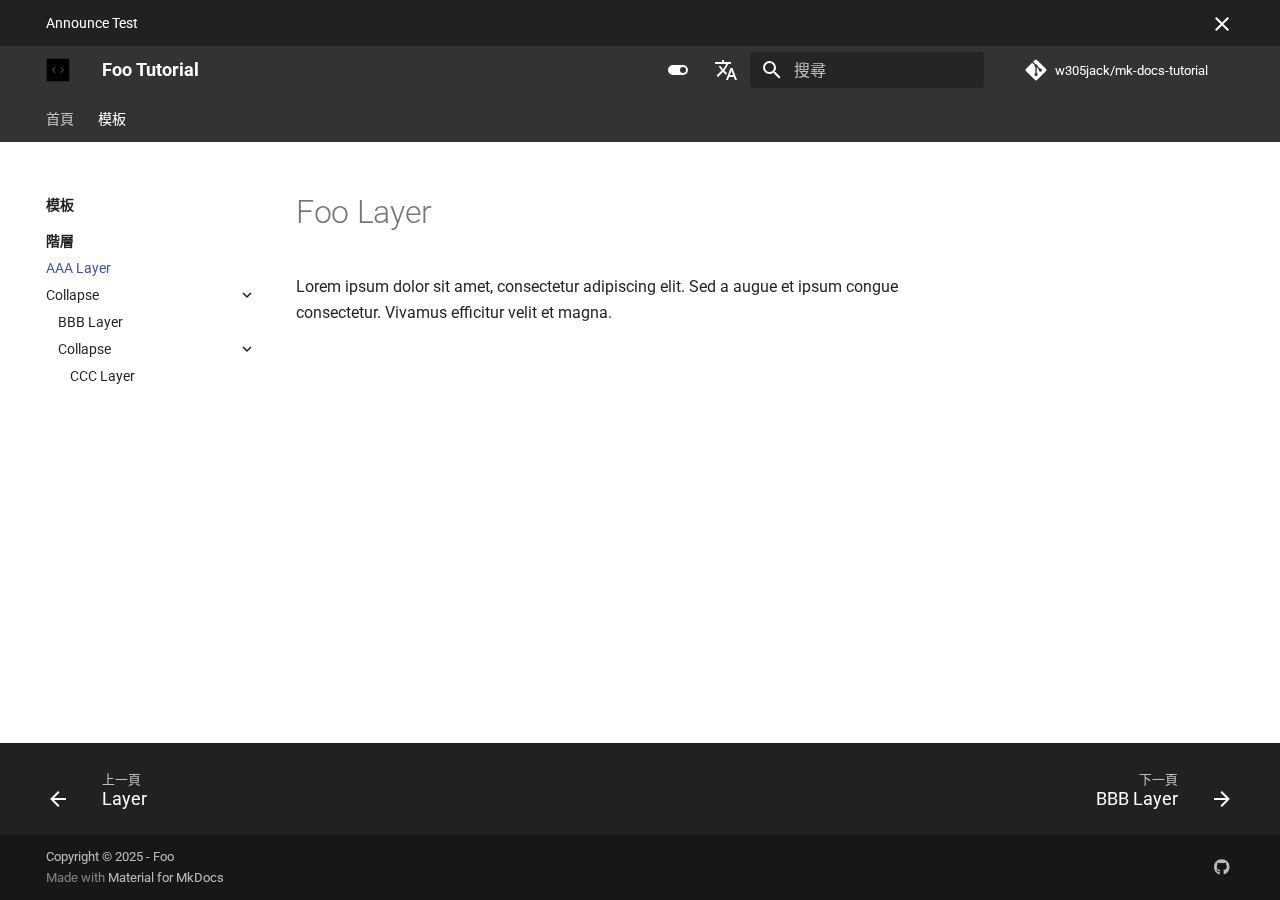
<file: aaa-layer/aaa-layer/index.html>
<!doctype html>
<html lang="zh-TW" class="no-js">
  <head>
    
      <meta charset="utf-8">
      <meta name="viewport" content="width=device-width,initial-scale=1">
      
        <meta name="description" content="Lorem ipsum dolor sit amet, consectetur adipiscing elit. Sed egestas et ipsum sit amet pretium. Quisque sed ipsum sed lorem.">
      
      
        <meta name="author" content="Jack">
      
      
        <link rel="canonical" href="https://w305jack.github.io/mk-docs-tutorial/aaa-layer/aaa-layer/">
      
      
        <link rel="prev" href="../">
      
      
        <link rel="next" href="../bbb-layer/bbb-layer/">
      
      
      <link rel="icon" href="../../assets/images/favicon.ico">
      <meta name="generator" content="mkdocs-1.6.1, mkdocs-material-9.6.3">
    
    
      
        <title>AAA Layer - Foo Tutorial</title>
      
    
    
      <link rel="stylesheet" href="../../assets/stylesheets/main.d7758b05.min.css">
      
        
        <link rel="stylesheet" href="../../assets/stylesheets/palette.06af60db.min.css">
      
      


    
    
      
    
    
      
        
        
        <link rel="preconnect" href="https://fonts.gstatic.com" crossorigin>
        <link rel="stylesheet" href="https://fonts.googleapis.com/css?family=Roboto:300,300i,400,400i,700,700i%7CRoboto+Mono:400,400i,700,700i&display=fallback">
        <style>:root{--md-text-font:"Roboto";--md-code-font:"Roboto Mono"}</style>
      
    
    
      <link rel="stylesheet" href="../../assets/stylesheets/extra.css">
    
    <script>__md_scope=new URL("../..",location),__md_hash=e=>[...e].reduce(((e,_)=>(e<<5)-e+_.charCodeAt(0)),0),__md_get=(e,_=localStorage,t=__md_scope)=>JSON.parse(_.getItem(t.pathname+"."+e)),__md_set=(e,_,t=localStorage,a=__md_scope)=>{try{t.setItem(a.pathname+"."+e,JSON.stringify(_))}catch(e){}}</script>
    
      
  


  
  

<script id="__analytics">function __md_analytics(){function e(){dataLayer.push(arguments)}window.dataLayer=window.dataLayer||[],e("js",new Date),e("config","G-XXXXXXXXXX"),document.addEventListener("DOMContentLoaded",(function(){document.forms.search&&document.forms.search.query.addEventListener("blur",(function(){this.value&&e("event","search",{search_term:this.value})}));document$.subscribe((function(){var t=document.forms.feedback;if(void 0!==t)for(var a of t.querySelectorAll("[type=submit]"))a.addEventListener("click",(function(a){a.preventDefault();var n=document.location.pathname,d=this.getAttribute("data-md-value");e("event","feedback",{page:n,data:d}),t.firstElementChild.disabled=!0;var r=t.querySelector(".md-feedback__note [data-md-value='"+d+"']");r&&(r.hidden=!1)})),t.hidden=!1})),location$.subscribe((function(t){e("config","G-XXXXXXXXXX",{page_path:t.pathname})}))}));var t=document.createElement("script");t.async=!0,t.src="https://www.googletagmanager.com/gtag/js?id=G-XXXXXXXXXX",document.getElementById("__analytics").insertAdjacentElement("afterEnd",t)}</script>
  
    <script>"undefined"!=typeof __md_analytics&&__md_analytics()</script>
  

    
    
    
  </head>
  
  
    
    
      
    
    
    
    
    <body dir="ltr" data-md-color-scheme="default" data-md-color-primary="indigo" data-md-color-accent="indigo">
  
    
    <input class="md-toggle" data-md-toggle="drawer" type="checkbox" id="__drawer" autocomplete="off">
    <input class="md-toggle" data-md-toggle="search" type="checkbox" id="__search" autocomplete="off">
    <label class="md-overlay" for="__drawer"></label>
    <div data-md-component="skip">
      
        
        <a href="#foo-layer" class="md-skip">
          跳轉到
        </a>
      
    </div>
    <div data-md-component="announce">
      
        <aside class="md-banner">
          <div class="md-banner__inner md-grid md-typeset">
            
              <button class="md-banner__button md-icon" aria-label="不再顯示此訊息">
                
                <svg xmlns="http://www.w3.org/2000/svg" viewBox="0 0 24 24"><path d="M19 6.41 17.59 5 12 10.59 6.41 5 5 6.41 10.59 12 5 17.59 6.41 19 12 13.41 17.59 19 19 17.59 13.41 12z"/></svg>
              </button>
            
            
  Announce Test

          </div>
          
            <script>var el=document.querySelector("[data-md-component=announce]");if(el){var content=el.querySelector(".md-typeset");__md_hash(content.innerHTML)===__md_get("__announce")&&(el.hidden=!0)}</script>
          
        </aside>
      
    </div>
    
    
      

<header class="md-header" data-md-component="header">
  <nav class="md-header__inner md-grid" aria-label="頁首">
    <a href="../.." title="Foo Tutorial" class="md-header__button md-logo" aria-label="Foo Tutorial" data-md-component="logo">
      
  <img src="../../assets/images/logo.svg" alt="logo">

    </a>
    <label class="md-header__button md-icon" for="__drawer">
      
      <svg xmlns="http://www.w3.org/2000/svg" viewBox="0 0 24 24"><path d="M3 6h18v2H3zm0 5h18v2H3zm0 5h18v2H3z"/></svg>
    </label>
    <div class="md-header__title" data-md-component="header-title">
      <div class="md-header__ellipsis">
        <div class="md-header__topic">
          <span class="md-ellipsis">
            Foo Tutorial
          </span>
        </div>
        <div class="md-header__topic" data-md-component="header-topic">
          <span class="md-ellipsis">
            
              AAA Layer
            
          </span>
        </div>
      </div>
    </div>
    
      
        <form class="md-header__option" data-md-component="palette">
  
    
    
    
    <input class="md-option" data-md-color-media="(prefers-color-scheme: light)" data-md-color-scheme="default" data-md-color-primary="indigo" data-md-color-accent="indigo"  aria-label="Switch to dark mode"  type="radio" name="__palette" id="__palette_0">
    
      <label class="md-header__button md-icon" title="Switch to dark mode" for="__palette_1" hidden>
        <svg xmlns="http://www.w3.org/2000/svg" viewBox="0 0 24 24"><path d="M17 7H7a5 5 0 0 0-5 5 5 5 0 0 0 5 5h10a5 5 0 0 0 5-5 5 5 0 0 0-5-5m0 8a3 3 0 0 1-3-3 3 3 0 0 1 3-3 3 3 0 0 1 3 3 3 3 0 0 1-3 3"/></svg>
      </label>
    
  
    
    
    
    <input class="md-option" data-md-color-media="(prefers-color-scheme: dark)" data-md-color-scheme="slate" data-md-color-primary="black" data-md-color-accent="indigo"  aria-label="Switch to light mode"  type="radio" name="__palette" id="__palette_1">
    
      <label class="md-header__button md-icon" title="Switch to light mode" for="__palette_0" hidden>
        <svg xmlns="http://www.w3.org/2000/svg" viewBox="0 0 24 24"><path d="M17 7H7a5 5 0 0 0-5 5 5 5 0 0 0 5 5h10a5 5 0 0 0 5-5 5 5 0 0 0-5-5M7 15a3 3 0 0 1-3-3 3 3 0 0 1 3-3 3 3 0 0 1 3 3 3 3 0 0 1-3 3"/></svg>
      </label>
    
  
</form>
      
    
    
      <script>var palette=__md_get("__palette");if(palette&&palette.color){if("(prefers-color-scheme)"===palette.color.media){var media=matchMedia("(prefers-color-scheme: light)"),input=document.querySelector(media.matches?"[data-md-color-media='(prefers-color-scheme: light)']":"[data-md-color-media='(prefers-color-scheme: dark)']");palette.color.media=input.getAttribute("data-md-color-media"),palette.color.scheme=input.getAttribute("data-md-color-scheme"),palette.color.primary=input.getAttribute("data-md-color-primary"),palette.color.accent=input.getAttribute("data-md-color-accent")}for(var[key,value]of Object.entries(palette.color))document.body.setAttribute("data-md-color-"+key,value)}</script>
    
    
      <div class="md-header__option">
  <div class="md-select">
    
    <button class="md-header__button md-icon" aria-label="選擇語言">
      <svg xmlns="http://www.w3.org/2000/svg" viewBox="0 0 24 24"><path d="m12.87 15.07-2.54-2.51.03-.03A17.5 17.5 0 0 0 14.07 6H17V4h-7V2H8v2H1v2h11.17C11.5 7.92 10.44 9.75 9 11.35 8.07 10.32 7.3 9.19 6.69 8h-2c.73 1.63 1.73 3.17 2.98 4.56l-5.09 5.02L4 19l5-5 3.11 3.11zM18.5 10h-2L12 22h2l1.12-3h4.75L21 22h2zm-2.62 7 1.62-4.33L19.12 17z"/></svg>
    </button>
    <div class="md-select__inner">
      <ul class="md-select__list">
        
          <li class="md-select__item">
            <a href="https://w305jack.github.io/mk-docs-tutorial/" hreflang="zh-TW" class="md-select__link">
              中文
            </a>
          </li>
        
          <li class="md-select__item">
            <a href="https://w305jack.github.io/mk-docs-tutorial/en/" hreflang="en" class="md-select__link">
              English
            </a>
          </li>
        
      </ul>
    </div>
  </div>
</div>
    
    
      <label class="md-header__button md-icon" for="__search">
        
        <svg xmlns="http://www.w3.org/2000/svg" viewBox="0 0 24 24"><path d="M9.5 3A6.5 6.5 0 0 1 16 9.5c0 1.61-.59 3.09-1.56 4.23l.27.27h.79l5 5-1.5 1.5-5-5v-.79l-.27-.27A6.52 6.52 0 0 1 9.5 16 6.5 6.5 0 0 1 3 9.5 6.5 6.5 0 0 1 9.5 3m0 2C7 5 5 7 5 9.5S7 14 9.5 14 14 12 14 9.5 12 5 9.5 5"/></svg>
      </label>
      <div class="md-search" data-md-component="search" role="dialog">
  <label class="md-search__overlay" for="__search"></label>
  <div class="md-search__inner" role="search">
    <form class="md-search__form" name="search">
      <input type="text" class="md-search__input" name="query" aria-label="搜尋" placeholder="搜尋" autocapitalize="off" autocorrect="off" autocomplete="off" spellcheck="false" data-md-component="search-query" required>
      <label class="md-search__icon md-icon" for="__search">
        
        <svg xmlns="http://www.w3.org/2000/svg" viewBox="0 0 24 24"><path d="M9.5 3A6.5 6.5 0 0 1 16 9.5c0 1.61-.59 3.09-1.56 4.23l.27.27h.79l5 5-1.5 1.5-5-5v-.79l-.27-.27A6.52 6.52 0 0 1 9.5 16 6.5 6.5 0 0 1 3 9.5 6.5 6.5 0 0 1 9.5 3m0 2C7 5 5 7 5 9.5S7 14 9.5 14 14 12 14 9.5 12 5 9.5 5"/></svg>
        
        <svg xmlns="http://www.w3.org/2000/svg" viewBox="0 0 24 24"><path d="M20 11v2H8l5.5 5.5-1.42 1.42L4.16 12l7.92-7.92L13.5 5.5 8 11z"/></svg>
      </label>
      <nav class="md-search__options" aria-label="搜尋">
        
          <a href="javascript:void(0)" class="md-search__icon md-icon" title="分享" aria-label="分享" data-clipboard data-clipboard-text="" data-md-component="search-share" tabindex="-1">
            
            <svg xmlns="http://www.w3.org/2000/svg" viewBox="0 0 24 24"><path d="M18 16.08c-.76 0-1.44.3-1.96.77L8.91 12.7c.05-.23.09-.46.09-.7s-.04-.47-.09-.7l7.05-4.11c.54.5 1.25.81 2.04.81a3 3 0 0 0 3-3 3 3 0 0 0-3-3 3 3 0 0 0-3 3c0 .24.04.47.09.7L8.04 9.81C7.5 9.31 6.79 9 6 9a3 3 0 0 0-3 3 3 3 0 0 0 3 3c.79 0 1.5-.31 2.04-.81l7.12 4.15c-.05.21-.08.43-.08.66 0 1.61 1.31 2.91 2.92 2.91s2.92-1.3 2.92-2.91A2.92 2.92 0 0 0 18 16.08"/></svg>
          </a>
        
        <button type="reset" class="md-search__icon md-icon" title="清除" aria-label="清除" tabindex="-1">
          
          <svg xmlns="http://www.w3.org/2000/svg" viewBox="0 0 24 24"><path d="M19 6.41 17.59 5 12 10.59 6.41 5 5 6.41 10.59 12 5 17.59 6.41 19 12 13.41 17.59 19 19 17.59 13.41 12z"/></svg>
        </button>
      </nav>
      
        <div class="md-search__suggest" data-md-component="search-suggest"></div>
      
    </form>
    <div class="md-search__output">
      <div class="md-search__scrollwrap" tabindex="0" data-md-scrollfix>
        <div class="md-search-result" data-md-component="search-result">
          <div class="md-search-result__meta">
            正在初始化搜尋引擎
          </div>
          <ol class="md-search-result__list" role="presentation"></ol>
        </div>
      </div>
    </div>
  </div>
</div>
    
    
      <div class="md-header__source">
        <a href="https://github.com/w305jack/mk-docs-tutorial" title="前往倉庫" class="md-source" data-md-component="source">
  <div class="md-source__icon md-icon">
    
    <svg xmlns="http://www.w3.org/2000/svg" viewBox="0 0 448 512"><!--! Font Awesome Free 6.7.2 by @fontawesome - https://fontawesome.com License - https://fontawesome.com/license/free (Icons: CC BY 4.0, Fonts: SIL OFL 1.1, Code: MIT License) Copyright 2024 Fonticons, Inc.--><path d="M439.55 236.05 244 40.45a28.87 28.87 0 0 0-40.81 0l-40.66 40.63 51.52 51.52c27.06-9.14 52.68 16.77 43.39 43.68l49.66 49.66c34.23-11.8 61.18 31 35.47 56.69-26.49 26.49-70.21-2.87-56-37.34L240.22 199v121.85c25.3 12.54 22.26 41.85 9.08 55a34.34 34.34 0 0 1-48.55 0c-17.57-17.6-11.07-46.91 11.25-56v-123c-20.8-8.51-24.6-30.74-18.64-45L142.57 101 8.45 235.14a28.86 28.86 0 0 0 0 40.81l195.61 195.6a28.86 28.86 0 0 0 40.8 0l194.69-194.69a28.86 28.86 0 0 0 0-40.81"/></svg>
  </div>
  <div class="md-source__repository">
    w305jack/mk-docs-tutorial
  </div>
</a>
      </div>
    
  </nav>
  
</header>
    
    <div class="md-container" data-md-component="container">
      
      
        
          
            
<nav class="md-tabs" aria-label="標籤" data-md-component="tabs">
  <div class="md-grid">
    <ul class="md-tabs__list">
      
        
  
  
  
    <li class="md-tabs__item">
      <a href="../.." class="md-tabs__link">
        
  
    
  
  首頁

      </a>
    </li>
  

      
        
  
  
    
  
  
    
    
      <li class="md-tabs__item md-tabs__item--active">
        <a href="../../template/" class="md-tabs__link">
          
  
    
  
  模板

        </a>
      </li>
    
  

      
    </ul>
  </div>
</nav>
          
        
      
      <main class="md-main" data-md-component="main">
        <div class="md-main__inner md-grid">
          
            
              
              <div class="md-sidebar md-sidebar--primary" data-md-component="sidebar" data-md-type="navigation" >
                <div class="md-sidebar__scrollwrap">
                  <div class="md-sidebar__inner">
                    


  


<nav class="md-nav md-nav--primary md-nav--lifted" aria-label="導覽列" data-md-level="0">
  <label class="md-nav__title" for="__drawer">
    <a href="../.." title="Foo Tutorial" class="md-nav__button md-logo" aria-label="Foo Tutorial" data-md-component="logo">
      
  <img src="../../assets/images/logo.svg" alt="logo">

    </a>
    Foo Tutorial
  </label>
  
    <div class="md-nav__source">
      <a href="https://github.com/w305jack/mk-docs-tutorial" title="前往倉庫" class="md-source" data-md-component="source">
  <div class="md-source__icon md-icon">
    
    <svg xmlns="http://www.w3.org/2000/svg" viewBox="0 0 448 512"><!--! Font Awesome Free 6.7.2 by @fontawesome - https://fontawesome.com License - https://fontawesome.com/license/free (Icons: CC BY 4.0, Fonts: SIL OFL 1.1, Code: MIT License) Copyright 2024 Fonticons, Inc.--><path d="M439.55 236.05 244 40.45a28.87 28.87 0 0 0-40.81 0l-40.66 40.63 51.52 51.52c27.06-9.14 52.68 16.77 43.39 43.68l49.66 49.66c34.23-11.8 61.18 31 35.47 56.69-26.49 26.49-70.21-2.87-56-37.34L240.22 199v121.85c25.3 12.54 22.26 41.85 9.08 55a34.34 34.34 0 0 1-48.55 0c-17.57-17.6-11.07-46.91 11.25-56v-123c-20.8-8.51-24.6-30.74-18.64-45L142.57 101 8.45 235.14a28.86 28.86 0 0 0 0 40.81l195.61 195.6a28.86 28.86 0 0 0 40.8 0l194.69-194.69a28.86 28.86 0 0 0 0-40.81"/></svg>
  </div>
  <div class="md-source__repository">
    w305jack/mk-docs-tutorial
  </div>
</a>
    </div>
  
  <ul class="md-nav__list" data-md-scrollfix>
    
      
      
  
  
  
  
    <li class="md-nav__item">
      <a href="../.." class="md-nav__link">
        
  
  <span class="md-ellipsis">
    首頁
    
  </span>
  

      </a>
    </li>
  

    
      
      
  
  
    
  
  
  
    
    
      
        
          
        
      
        
      
    
    
      
        
        
      
      
        
      
    
    
    <li class="md-nav__item md-nav__item--active md-nav__item--section md-nav__item--nested">
      
        
        
        <input class="md-nav__toggle md-toggle " type="checkbox" id="__nav_2" checked>
        
          
          
          <div class="md-nav__link md-nav__container">
            <a href="../../template/" class="md-nav__link ">
              
  
  <span class="md-ellipsis">
    模板
    
  </span>
  

            </a>
            
              
              <label class="md-nav__link " for="__nav_2" id="__nav_2_label" tabindex="">
                <span class="md-nav__icon md-icon"></span>
              </label>
            
          </div>
        
        <nav class="md-nav" data-md-level="1" aria-labelledby="__nav_2_label" aria-expanded="true">
          <label class="md-nav__title" for="__nav_2">
            <span class="md-nav__icon md-icon"></span>
            模板
          </label>
          <ul class="md-nav__list" data-md-scrollfix>
            
              
            
              
                
  
  
    
  
  
  
    
    
      
        
          
        
      
        
      
        
      
    
    
      
      
        
          
          
        
      
    
    
    <li class="md-nav__item md-nav__item--active md-nav__item--section md-nav__item--nested">
      
        
        
        <input class="md-nav__toggle md-toggle " type="checkbox" id="__nav_2_2" checked>
        
          
          
          <div class="md-nav__link md-nav__container">
            <a href="../" class="md-nav__link ">
              
  
  <span class="md-ellipsis">
    階層
    
  </span>
  

            </a>
            
              
              <label class="md-nav__link " for="__nav_2_2" id="__nav_2_2_label" tabindex="">
                <span class="md-nav__icon md-icon"></span>
              </label>
            
          </div>
        
        <nav class="md-nav" data-md-level="2" aria-labelledby="__nav_2_2_label" aria-expanded="true">
          <label class="md-nav__title" for="__nav_2_2">
            <span class="md-nav__icon md-icon"></span>
            階層
          </label>
          <ul class="md-nav__list" data-md-scrollfix>
            
              
            
              
                
  
  
    
  
  
  
    <li class="md-nav__item md-nav__item--active">
      
      <input class="md-nav__toggle md-toggle" type="checkbox" id="__toc">
      
      
        
      
      
      <a href="./" class="md-nav__link md-nav__link--active">
        
  
  <span class="md-ellipsis">
    AAA Layer
    
  </span>
  

      </a>
      
    </li>
  

              
            
              
                
  
  
  
  
    
    
      
        
      
        
      
    
    
      
      
        
      
    
    
    <li class="md-nav__item md-nav__item--nested">
      
        
        
          
        
        <input class="md-nav__toggle md-toggle md-toggle--indeterminate" type="checkbox" id="__nav_2_2_3" >
        
          
          <label class="md-nav__link" for="__nav_2_2_3" id="__nav_2_2_3_label" tabindex="0">
            
  
  <span class="md-ellipsis">
    Collapse
    
  </span>
  

            <span class="md-nav__icon md-icon"></span>
          </label>
        
        <nav class="md-nav" data-md-level="3" aria-labelledby="__nav_2_2_3_label" aria-expanded="false">
          <label class="md-nav__title" for="__nav_2_2_3">
            <span class="md-nav__icon md-icon"></span>
            Collapse
          </label>
          <ul class="md-nav__list" data-md-scrollfix>
            
              
                
  
  
  
  
    <li class="md-nav__item">
      <a href="../bbb-layer/bbb-layer/" class="md-nav__link">
        
  
  <span class="md-ellipsis">
    BBB Layer
    
  </span>
  

      </a>
    </li>
  

              
            
              
                
  
  
  
  
    
    
      
        
      
    
    
      
      
        
      
    
    
    <li class="md-nav__item md-nav__item--nested">
      
        
        
          
        
        <input class="md-nav__toggle md-toggle md-toggle--indeterminate" type="checkbox" id="__nav_2_2_3_2" >
        
          
          <label class="md-nav__link" for="__nav_2_2_3_2" id="__nav_2_2_3_2_label" tabindex="0">
            
  
  <span class="md-ellipsis">
    Collapse
    
  </span>
  

            <span class="md-nav__icon md-icon"></span>
          </label>
        
        <nav class="md-nav" data-md-level="4" aria-labelledby="__nav_2_2_3_2_label" aria-expanded="false">
          <label class="md-nav__title" for="__nav_2_2_3_2">
            <span class="md-nav__icon md-icon"></span>
            Collapse
          </label>
          <ul class="md-nav__list" data-md-scrollfix>
            
              
                
  
  
  
  
    <li class="md-nav__item">
      <a href="../bbb-layer/ccc-layer/ccc-layer/" class="md-nav__link">
        
  
  <span class="md-ellipsis">
    CCC Layer
    
  </span>
  

      </a>
    </li>
  

              
            
          </ul>
        </nav>
      
    </li>
  

              
            
          </ul>
        </nav>
      
    </li>
  

              
            
          </ul>
        </nav>
      
    </li>
  

              
            
          </ul>
        </nav>
      
    </li>
  

    
  </ul>
</nav>
                  </div>
                </div>
              </div>
            
            
              
              <div class="md-sidebar md-sidebar--secondary" data-md-component="sidebar" data-md-type="toc" >
                <div class="md-sidebar__scrollwrap">
                  <div class="md-sidebar__inner">
                    

<nav class="md-nav md-nav--secondary" aria-label="目錄">
  
  
  
    
  
  
</nav>
                  </div>
                </div>
              </div>
            
          
          
            <div class="md-content" data-md-component="content">
              <article class="md-content__inner md-typeset">
                
                  


  
  


<h1 id="foo-layer">Foo Layer<a class="headerlink" href="#foo-layer" title="Permanent link">&para;</a></h1>
<p>Lorem ipsum dolor sit amet, consectetur adipiscing elit. Sed a augue et ipsum congue consectetur. Vivamus efficitur velit et magna.</p>









  




                
              </article>
            </div>
          
          
  <script>var tabs=__md_get("__tabs");if(Array.isArray(tabs))e:for(var set of document.querySelectorAll(".tabbed-set")){var labels=set.querySelector(".tabbed-labels");for(var tab of tabs)for(var label of labels.getElementsByTagName("label"))if(label.innerText.trim()===tab){var input=document.getElementById(label.htmlFor);input.checked=!0;continue e}}</script>

<script>var target=document.getElementById(location.hash.slice(1));target&&target.name&&(target.checked=target.name.startsWith("__tabbed_"))</script>
        </div>
        
          <button type="button" class="md-top md-icon" data-md-component="top" hidden>
  
  <svg xmlns="http://www.w3.org/2000/svg" viewBox="0 0 24 24"><path d="M13 20h-2V8l-5.5 5.5-1.42-1.42L12 4.16l7.92 7.92-1.42 1.42L13 8z"/></svg>
  回到頂端
</button>
        
      </main>
      
        <footer class="md-footer">
  
    
      
      <nav class="md-footer__inner md-grid" aria-label="頁腳" >
        
          
          <a href="../" class="md-footer__link md-footer__link--prev" aria-label="上一頁: Layer">
            <div class="md-footer__button md-icon">
              
              <svg xmlns="http://www.w3.org/2000/svg" viewBox="0 0 24 24"><path d="M20 11v2H8l5.5 5.5-1.42 1.42L4.16 12l7.92-7.92L13.5 5.5 8 11z"/></svg>
            </div>
            <div class="md-footer__title">
              <span class="md-footer__direction">
                上一頁
              </span>
              <div class="md-ellipsis">
                Layer
              </div>
            </div>
          </a>
        
        
          
          <a href="../bbb-layer/bbb-layer/" class="md-footer__link md-footer__link--next" aria-label="下一頁: BBB Layer">
            <div class="md-footer__title">
              <span class="md-footer__direction">
                下一頁
              </span>
              <div class="md-ellipsis">
                BBB Layer
              </div>
            </div>
            <div class="md-footer__button md-icon">
              
              <svg xmlns="http://www.w3.org/2000/svg" viewBox="0 0 24 24"><path d="M4 11v2h12l-5.5 5.5 1.42 1.42L19.84 12l-7.92-7.92L10.5 5.5 16 11z"/></svg>
            </div>
          </a>
        
      </nav>
    
  
  <div class="md-footer-meta md-typeset">
    <div class="md-footer-meta__inner md-grid">
      <div class="md-copyright">
  
    <div class="md-copyright__highlight">
      Copyright &copy; 2025 - Foo
    </div>
  
  
    Made with
    <a href="https://squidfunk.github.io/mkdocs-material/" target="_blank" rel="noopener">
      Material for MkDocs
    </a>
  
</div>
      
        <div class="md-social">
  
    
    
    
    
      
      
    
    <a href="https://github.com/w305jack" target="_blank" rel="noopener" title="github.com" class="md-social__link">
      <svg xmlns="http://www.w3.org/2000/svg" viewBox="0 0 496 512"><!--! Font Awesome Free 6.7.2 by @fontawesome - https://fontawesome.com License - https://fontawesome.com/license/free (Icons: CC BY 4.0, Fonts: SIL OFL 1.1, Code: MIT License) Copyright 2024 Fonticons, Inc.--><path d="M165.9 397.4c0 2-2.3 3.6-5.2 3.6-3.3.3-5.6-1.3-5.6-3.6 0-2 2.3-3.6 5.2-3.6 3-.3 5.6 1.3 5.6 3.6m-31.1-4.5c-.7 2 1.3 4.3 4.3 4.9 2.6 1 5.6 0 6.2-2s-1.3-4.3-4.3-5.2c-2.6-.7-5.5.3-6.2 2.3m44.2-1.7c-2.9.7-4.9 2.6-4.6 4.9.3 2 2.9 3.3 5.9 2.6 2.9-.7 4.9-2.6 4.6-4.6-.3-1.9-3-3.2-5.9-2.9M244.8 8C106.1 8 0 113.3 0 252c0 110.9 69.8 205.8 169.5 239.2 12.8 2.3 17.3-5.6 17.3-12.1 0-6.2-.3-40.4-.3-61.4 0 0-70 15-84.7-29.8 0 0-11.4-29.1-27.8-36.6 0 0-22.9-15.7 1.6-15.4 0 0 24.9 2 38.6 25.8 21.9 38.6 58.6 27.5 72.9 20.9 2.3-16 8.8-27.1 16-33.7-55.9-6.2-112.3-14.3-112.3-110.5 0-27.5 7.6-41.3 23.6-58.9-2.6-6.5-11.1-33.3 2.6-67.9 20.9-6.5 69 27 69 27 20-5.6 41.5-8.5 62.8-8.5s42.8 2.9 62.8 8.5c0 0 48.1-33.6 69-27 13.7 34.7 5.2 61.4 2.6 67.9 16 17.7 25.8 31.5 25.8 58.9 0 96.5-58.9 104.2-114.8 110.5 9.2 7.9 17 22.9 17 46.4 0 33.7-.3 75.4-.3 83.6 0 6.5 4.6 14.4 17.3 12.1C428.2 457.8 496 362.9 496 252 496 113.3 383.5 8 244.8 8M97.2 352.9c-1.3 1-1 3.3.7 5.2 1.6 1.6 3.9 2.3 5.2 1 1.3-1 1-3.3-.7-5.2-1.6-1.6-3.9-2.3-5.2-1m-10.8-8.1c-.7 1.3.3 2.9 2.3 3.9 1.6 1 3.6.7 4.3-.7.7-1.3-.3-2.9-2.3-3.9-2-.6-3.6-.3-4.3.7m32.4 35.6c-1.6 1.3-1 4.3 1.3 6.2 2.3 2.3 5.2 2.6 6.5 1 1.3-1.3.7-4.3-1.3-6.2-2.2-2.3-5.2-2.6-6.5-1m-11.4-14.7c-1.6 1-1.6 3.6 0 5.9s4.3 3.3 5.6 2.3c1.6-1.3 1.6-3.9 0-6.2-1.4-2.3-4-3.3-5.6-2"/></svg>
    </a>
  
</div>
      
    </div>
  </div>
</footer>
      
    </div>
    <div class="md-dialog" data-md-component="dialog">
      <div class="md-dialog__inner md-typeset"></div>
    </div>
    
    
    <script id="__config" type="application/json">{"base": "../..", "features": ["announce.dismiss", "content.code.annotate", "content.code.copy", "content.tabs.link", "content.tooltips", "navigation.indexes", "navigation.tabs", "navigation.sections", "navigation.expand", "navigation.top", "navigation.tracking", "navigation.footer", "search.highlight", "search.share", "search.suggest", "toc.follow"], "search": "../../assets/javascripts/workers/search.f8cc74c7.min.js", "translations": {"clipboard.copied": "\u5df2\u8907\u88fd", "clipboard.copy": "\u8907\u88fd", "search.result.more.one": "\u6b64\u9801\u5c1a\u6709 1 \u500b\u7b26\u5408\u7684\u9805\u76ee", "search.result.more.other": "\u6b64\u9801\u5c1a\u6709 # \u500b\u7b26\u5408\u7684\u9805\u76ee", "search.result.none": "\u6c92\u6709\u7b26\u5408\u7684\u9805\u76ee", "search.result.one": "\u627e\u5230 1 \u500b\u7b26\u5408\u7684\u9805\u76ee", "search.result.other": "\u627e\u5230 # \u500b\u7b26\u5408\u7684\u9805\u76ee", "search.result.placeholder": "\u6253\u5b57\u9032\u884c\u641c\u5c0b", "search.result.term.missing": "\u7f3a\u5c11\u5b57\u8a5e", "select.version": "\u9078\u64c7\u7248\u672c"}}</script>
    
    
      <script src="../../assets/javascripts/bundle.f1b6f286.min.js"></script>
      
    
  </body>
</html>
</file>
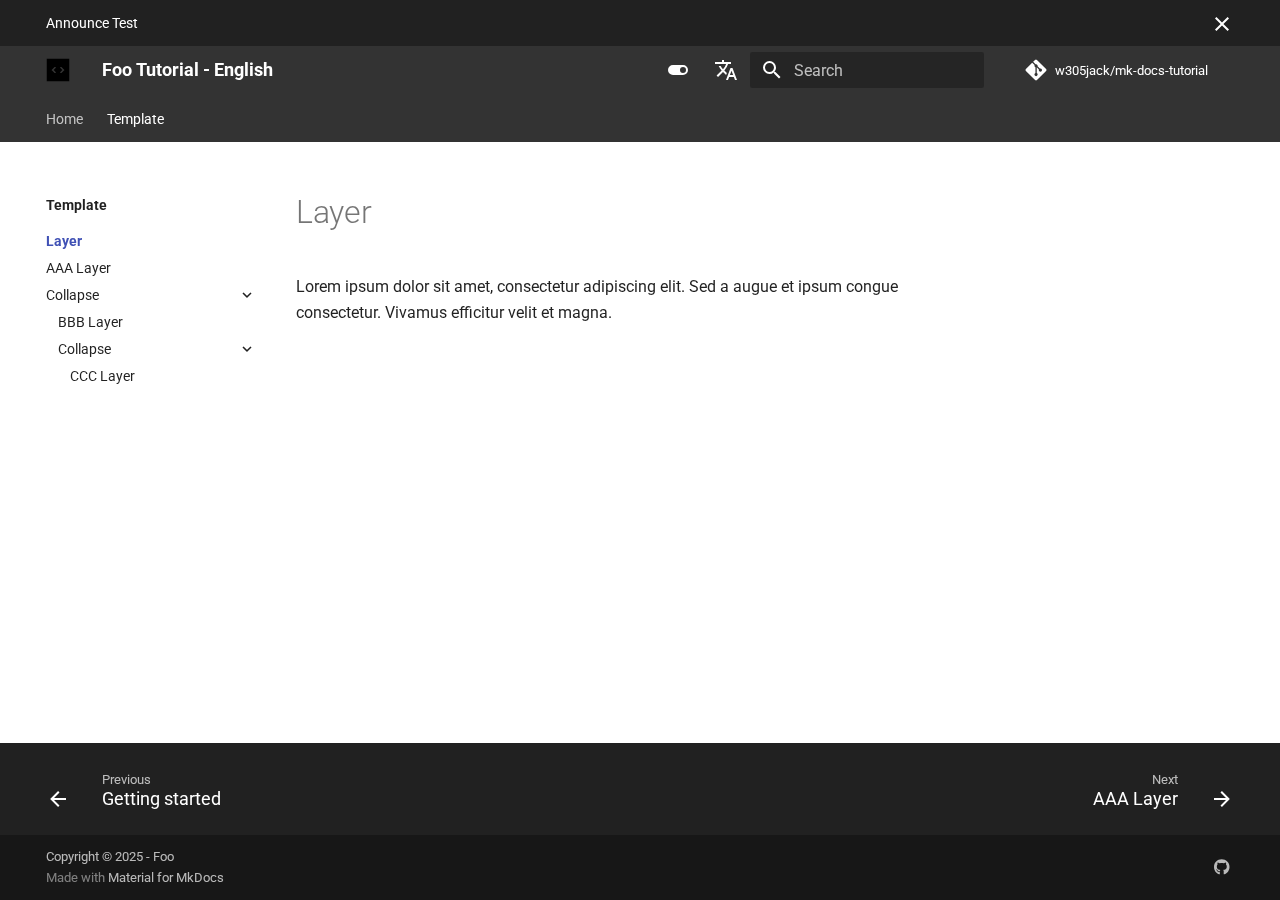
<file: en/aaa-layer/index.html>
<!doctype html>
<html lang="en" class="no-js">
  <head>
    
      <meta charset="utf-8">
      <meta name="viewport" content="width=device-width,initial-scale=1">
      
        <meta name="description" content="Lorem ipsum dolor sit amet, consectetur adipiscing elit. Sed egestas et ipsum sit amet pretium. Quisque sed ipsum sed lorem.">
      
      
        <meta name="author" content="Jack">
      
      
        <link rel="canonical" href="https://w305jack.github.io/mk-docs-tutorial/en/aaa-layer/">
      
      
        <link rel="prev" href="../template/">
      
      
        <link rel="next" href="aaa-layer/">
      
      
      <link rel="icon" href="../assets/images/favicon.ico">
      <meta name="generator" content="mkdocs-1.6.1, mkdocs-material-9.6.3">
    
    
      
        <title>Layer - Foo Tutorial - English</title>
      
    
    
      <link rel="stylesheet" href="../assets/stylesheets/main.d7758b05.min.css">
      
        
        <link rel="stylesheet" href="../assets/stylesheets/palette.06af60db.min.css">
      
      


    
    
      
    
    
      
        
        
        <link rel="preconnect" href="https://fonts.gstatic.com" crossorigin>
        <link rel="stylesheet" href="https://fonts.googleapis.com/css?family=Roboto:300,300i,400,400i,700,700i%7CRoboto+Mono:400,400i,700,700i&display=fallback">
        <style>:root{--md-text-font:"Roboto";--md-code-font:"Roboto Mono"}</style>
      
    
    
      <link rel="stylesheet" href="../assets/stylesheets/extra.css">
    
    <script>__md_scope=new URL("..",location),__md_hash=e=>[...e].reduce(((e,_)=>(e<<5)-e+_.charCodeAt(0)),0),__md_get=(e,_=localStorage,t=__md_scope)=>JSON.parse(_.getItem(t.pathname+"."+e)),__md_set=(e,_,t=localStorage,a=__md_scope)=>{try{t.setItem(a.pathname+"."+e,JSON.stringify(_))}catch(e){}}</script>
    
      
  


  
  

<script id="__analytics">function __md_analytics(){function e(){dataLayer.push(arguments)}window.dataLayer=window.dataLayer||[],e("js",new Date),e("config","G-XXXXXXXXXX"),document.addEventListener("DOMContentLoaded",(function(){document.forms.search&&document.forms.search.query.addEventListener("blur",(function(){this.value&&e("event","search",{search_term:this.value})}));document$.subscribe((function(){var t=document.forms.feedback;if(void 0!==t)for(var a of t.querySelectorAll("[type=submit]"))a.addEventListener("click",(function(a){a.preventDefault();var n=document.location.pathname,d=this.getAttribute("data-md-value");e("event","feedback",{page:n,data:d}),t.firstElementChild.disabled=!0;var r=t.querySelector(".md-feedback__note [data-md-value='"+d+"']");r&&(r.hidden=!1)})),t.hidden=!1})),location$.subscribe((function(t){e("config","G-XXXXXXXXXX",{page_path:t.pathname})}))}));var t=document.createElement("script");t.async=!0,t.src="https://www.googletagmanager.com/gtag/js?id=G-XXXXXXXXXX",document.getElementById("__analytics").insertAdjacentElement("afterEnd",t)}</script>
  
    <script>"undefined"!=typeof __md_analytics&&__md_analytics()</script>
  

    
    
    
  </head>
  
  
    
    
      
    
    
    
    
    <body dir="ltr" data-md-color-scheme="default" data-md-color-primary="indigo" data-md-color-accent="indigo">
  
    
    <input class="md-toggle" data-md-toggle="drawer" type="checkbox" id="__drawer" autocomplete="off">
    <input class="md-toggle" data-md-toggle="search" type="checkbox" id="__search" autocomplete="off">
    <label class="md-overlay" for="__drawer"></label>
    <div data-md-component="skip">
      
        
        <a href="#layer" class="md-skip">
          Skip to content
        </a>
      
    </div>
    <div data-md-component="announce">
      
        <aside class="md-banner">
          <div class="md-banner__inner md-grid md-typeset">
            
              <button class="md-banner__button md-icon" aria-label="Don't show this again">
                
                <svg xmlns="http://www.w3.org/2000/svg" viewBox="0 0 24 24"><path d="M19 6.41 17.59 5 12 10.59 6.41 5 5 6.41 10.59 12 5 17.59 6.41 19 12 13.41 17.59 19 19 17.59 13.41 12z"/></svg>
              </button>
            
            
  Announce Test

          </div>
          
            <script>var el=document.querySelector("[data-md-component=announce]");if(el){var content=el.querySelector(".md-typeset");__md_hash(content.innerHTML)===__md_get("__announce")&&(el.hidden=!0)}</script>
          
        </aside>
      
    </div>
    
    
      

<header class="md-header" data-md-component="header">
  <nav class="md-header__inner md-grid" aria-label="Header">
    <a href=".." title="Foo Tutorial - English" class="md-header__button md-logo" aria-label="Foo Tutorial - English" data-md-component="logo">
      
  <img src="../assets/images/logo.svg" alt="logo">

    </a>
    <label class="md-header__button md-icon" for="__drawer">
      
      <svg xmlns="http://www.w3.org/2000/svg" viewBox="0 0 24 24"><path d="M3 6h18v2H3zm0 5h18v2H3zm0 5h18v2H3z"/></svg>
    </label>
    <div class="md-header__title" data-md-component="header-title">
      <div class="md-header__ellipsis">
        <div class="md-header__topic">
          <span class="md-ellipsis">
            Foo Tutorial - English
          </span>
        </div>
        <div class="md-header__topic" data-md-component="header-topic">
          <span class="md-ellipsis">
            
              Layer
            
          </span>
        </div>
      </div>
    </div>
    
      
        <form class="md-header__option" data-md-component="palette">
  
    
    
    
    <input class="md-option" data-md-color-media="(prefers-color-scheme: light)" data-md-color-scheme="default" data-md-color-primary="indigo" data-md-color-accent="indigo"  aria-label="Switch to dark mode"  type="radio" name="__palette" id="__palette_0">
    
      <label class="md-header__button md-icon" title="Switch to dark mode" for="__palette_1" hidden>
        <svg xmlns="http://www.w3.org/2000/svg" viewBox="0 0 24 24"><path d="M17 7H7a5 5 0 0 0-5 5 5 5 0 0 0 5 5h10a5 5 0 0 0 5-5 5 5 0 0 0-5-5m0 8a3 3 0 0 1-3-3 3 3 0 0 1 3-3 3 3 0 0 1 3 3 3 3 0 0 1-3 3"/></svg>
      </label>
    
  
    
    
    
    <input class="md-option" data-md-color-media="(prefers-color-scheme: dark)" data-md-color-scheme="slate" data-md-color-primary="black" data-md-color-accent="indigo"  aria-label="Switch to light mode"  type="radio" name="__palette" id="__palette_1">
    
      <label class="md-header__button md-icon" title="Switch to light mode" for="__palette_0" hidden>
        <svg xmlns="http://www.w3.org/2000/svg" viewBox="0 0 24 24"><path d="M17 7H7a5 5 0 0 0-5 5 5 5 0 0 0 5 5h10a5 5 0 0 0 5-5 5 5 0 0 0-5-5M7 15a3 3 0 0 1-3-3 3 3 0 0 1 3-3 3 3 0 0 1 3 3 3 3 0 0 1-3 3"/></svg>
      </label>
    
  
</form>
      
    
    
      <script>var palette=__md_get("__palette");if(palette&&palette.color){if("(prefers-color-scheme)"===palette.color.media){var media=matchMedia("(prefers-color-scheme: light)"),input=document.querySelector(media.matches?"[data-md-color-media='(prefers-color-scheme: light)']":"[data-md-color-media='(prefers-color-scheme: dark)']");palette.color.media=input.getAttribute("data-md-color-media"),palette.color.scheme=input.getAttribute("data-md-color-scheme"),palette.color.primary=input.getAttribute("data-md-color-primary"),palette.color.accent=input.getAttribute("data-md-color-accent")}for(var[key,value]of Object.entries(palette.color))document.body.setAttribute("data-md-color-"+key,value)}</script>
    
    
      <div class="md-header__option">
  <div class="md-select">
    
    <button class="md-header__button md-icon" aria-label="Select language">
      <svg xmlns="http://www.w3.org/2000/svg" viewBox="0 0 24 24"><path d="m12.87 15.07-2.54-2.51.03-.03A17.5 17.5 0 0 0 14.07 6H17V4h-7V2H8v2H1v2h11.17C11.5 7.92 10.44 9.75 9 11.35 8.07 10.32 7.3 9.19 6.69 8h-2c.73 1.63 1.73 3.17 2.98 4.56l-5.09 5.02L4 19l5-5 3.11 3.11zM18.5 10h-2L12 22h2l1.12-3h4.75L21 22h2zm-2.62 7 1.62-4.33L19.12 17z"/></svg>
    </button>
    <div class="md-select__inner">
      <ul class="md-select__list">
        
          <li class="md-select__item">
            <a href="https://w305jack.github.io/mk-docs-tutorial/" hreflang="zh-TW" class="md-select__link">
              中文
            </a>
          </li>
        
          <li class="md-select__item">
            <a href="https://w305jack.github.io/mk-docs-tutorial/en/" hreflang="en" class="md-select__link">
              English
            </a>
          </li>
        
      </ul>
    </div>
  </div>
</div>
    
    
      <label class="md-header__button md-icon" for="__search">
        
        <svg xmlns="http://www.w3.org/2000/svg" viewBox="0 0 24 24"><path d="M9.5 3A6.5 6.5 0 0 1 16 9.5c0 1.61-.59 3.09-1.56 4.23l.27.27h.79l5 5-1.5 1.5-5-5v-.79l-.27-.27A6.52 6.52 0 0 1 9.5 16 6.5 6.5 0 0 1 3 9.5 6.5 6.5 0 0 1 9.5 3m0 2C7 5 5 7 5 9.5S7 14 9.5 14 14 12 14 9.5 12 5 9.5 5"/></svg>
      </label>
      <div class="md-search" data-md-component="search" role="dialog">
  <label class="md-search__overlay" for="__search"></label>
  <div class="md-search__inner" role="search">
    <form class="md-search__form" name="search">
      <input type="text" class="md-search__input" name="query" aria-label="Search" placeholder="Search" autocapitalize="off" autocorrect="off" autocomplete="off" spellcheck="false" data-md-component="search-query" required>
      <label class="md-search__icon md-icon" for="__search">
        
        <svg xmlns="http://www.w3.org/2000/svg" viewBox="0 0 24 24"><path d="M9.5 3A6.5 6.5 0 0 1 16 9.5c0 1.61-.59 3.09-1.56 4.23l.27.27h.79l5 5-1.5 1.5-5-5v-.79l-.27-.27A6.52 6.52 0 0 1 9.5 16 6.5 6.5 0 0 1 3 9.5 6.5 6.5 0 0 1 9.5 3m0 2C7 5 5 7 5 9.5S7 14 9.5 14 14 12 14 9.5 12 5 9.5 5"/></svg>
        
        <svg xmlns="http://www.w3.org/2000/svg" viewBox="0 0 24 24"><path d="M20 11v2H8l5.5 5.5-1.42 1.42L4.16 12l7.92-7.92L13.5 5.5 8 11z"/></svg>
      </label>
      <nav class="md-search__options" aria-label="Search">
        
          <a href="javascript:void(0)" class="md-search__icon md-icon" title="Share" aria-label="Share" data-clipboard data-clipboard-text="" data-md-component="search-share" tabindex="-1">
            
            <svg xmlns="http://www.w3.org/2000/svg" viewBox="0 0 24 24"><path d="M18 16.08c-.76 0-1.44.3-1.96.77L8.91 12.7c.05-.23.09-.46.09-.7s-.04-.47-.09-.7l7.05-4.11c.54.5 1.25.81 2.04.81a3 3 0 0 0 3-3 3 3 0 0 0-3-3 3 3 0 0 0-3 3c0 .24.04.47.09.7L8.04 9.81C7.5 9.31 6.79 9 6 9a3 3 0 0 0-3 3 3 3 0 0 0 3 3c.79 0 1.5-.31 2.04-.81l7.12 4.15c-.05.21-.08.43-.08.66 0 1.61 1.31 2.91 2.92 2.91s2.92-1.3 2.92-2.91A2.92 2.92 0 0 0 18 16.08"/></svg>
          </a>
        
        <button type="reset" class="md-search__icon md-icon" title="Clear" aria-label="Clear" tabindex="-1">
          
          <svg xmlns="http://www.w3.org/2000/svg" viewBox="0 0 24 24"><path d="M19 6.41 17.59 5 12 10.59 6.41 5 5 6.41 10.59 12 5 17.59 6.41 19 12 13.41 17.59 19 19 17.59 13.41 12z"/></svg>
        </button>
      </nav>
      
        <div class="md-search__suggest" data-md-component="search-suggest"></div>
      
    </form>
    <div class="md-search__output">
      <div class="md-search__scrollwrap" tabindex="0" data-md-scrollfix>
        <div class="md-search-result" data-md-component="search-result">
          <div class="md-search-result__meta">
            Initializing search
          </div>
          <ol class="md-search-result__list" role="presentation"></ol>
        </div>
      </div>
    </div>
  </div>
</div>
    
    
      <div class="md-header__source">
        <a href="https://github.com/w305jack/mk-docs-tutorial" title="Go to repository" class="md-source" data-md-component="source">
  <div class="md-source__icon md-icon">
    
    <svg xmlns="http://www.w3.org/2000/svg" viewBox="0 0 448 512"><!--! Font Awesome Free 6.7.2 by @fontawesome - https://fontawesome.com License - https://fontawesome.com/license/free (Icons: CC BY 4.0, Fonts: SIL OFL 1.1, Code: MIT License) Copyright 2024 Fonticons, Inc.--><path d="M439.55 236.05 244 40.45a28.87 28.87 0 0 0-40.81 0l-40.66 40.63 51.52 51.52c27.06-9.14 52.68 16.77 43.39 43.68l49.66 49.66c34.23-11.8 61.18 31 35.47 56.69-26.49 26.49-70.21-2.87-56-37.34L240.22 199v121.85c25.3 12.54 22.26 41.85 9.08 55a34.34 34.34 0 0 1-48.55 0c-17.57-17.6-11.07-46.91 11.25-56v-123c-20.8-8.51-24.6-30.74-18.64-45L142.57 101 8.45 235.14a28.86 28.86 0 0 0 0 40.81l195.61 195.6a28.86 28.86 0 0 0 40.8 0l194.69-194.69a28.86 28.86 0 0 0 0-40.81"/></svg>
  </div>
  <div class="md-source__repository">
    w305jack/mk-docs-tutorial
  </div>
</a>
      </div>
    
  </nav>
  
</header>
    
    <div class="md-container" data-md-component="container">
      
      
        
          
            
<nav class="md-tabs" aria-label="Tabs" data-md-component="tabs">
  <div class="md-grid">
    <ul class="md-tabs__list">
      
        
  
  
  
    <li class="md-tabs__item">
      <a href=".." class="md-tabs__link">
        
  
    
  
  Home

      </a>
    </li>
  

      
        
  
  
    
  
  
    
    
      <li class="md-tabs__item md-tabs__item--active">
        <a href="../template/" class="md-tabs__link">
          
  
    
  
  Template

        </a>
      </li>
    
  

      
    </ul>
  </div>
</nav>
          
        
      
      <main class="md-main" data-md-component="main">
        <div class="md-main__inner md-grid">
          
            
              
              <div class="md-sidebar md-sidebar--primary" data-md-component="sidebar" data-md-type="navigation" >
                <div class="md-sidebar__scrollwrap">
                  <div class="md-sidebar__inner">
                    


  


<nav class="md-nav md-nav--primary md-nav--lifted" aria-label="Navigation" data-md-level="0">
  <label class="md-nav__title" for="__drawer">
    <a href=".." title="Foo Tutorial - English" class="md-nav__button md-logo" aria-label="Foo Tutorial - English" data-md-component="logo">
      
  <img src="../assets/images/logo.svg" alt="logo">

    </a>
    Foo Tutorial - English
  </label>
  
    <div class="md-nav__source">
      <a href="https://github.com/w305jack/mk-docs-tutorial" title="Go to repository" class="md-source" data-md-component="source">
  <div class="md-source__icon md-icon">
    
    <svg xmlns="http://www.w3.org/2000/svg" viewBox="0 0 448 512"><!--! Font Awesome Free 6.7.2 by @fontawesome - https://fontawesome.com License - https://fontawesome.com/license/free (Icons: CC BY 4.0, Fonts: SIL OFL 1.1, Code: MIT License) Copyright 2024 Fonticons, Inc.--><path d="M439.55 236.05 244 40.45a28.87 28.87 0 0 0-40.81 0l-40.66 40.63 51.52 51.52c27.06-9.14 52.68 16.77 43.39 43.68l49.66 49.66c34.23-11.8 61.18 31 35.47 56.69-26.49 26.49-70.21-2.87-56-37.34L240.22 199v121.85c25.3 12.54 22.26 41.85 9.08 55a34.34 34.34 0 0 1-48.55 0c-17.57-17.6-11.07-46.91 11.25-56v-123c-20.8-8.51-24.6-30.74-18.64-45L142.57 101 8.45 235.14a28.86 28.86 0 0 0 0 40.81l195.61 195.6a28.86 28.86 0 0 0 40.8 0l194.69-194.69a28.86 28.86 0 0 0 0-40.81"/></svg>
  </div>
  <div class="md-source__repository">
    w305jack/mk-docs-tutorial
  </div>
</a>
    </div>
  
  <ul class="md-nav__list" data-md-scrollfix>
    
      
      
  
  
  
  
    <li class="md-nav__item">
      <a href=".." class="md-nav__link">
        
  
  <span class="md-ellipsis">
    Home
    
  </span>
  

      </a>
    </li>
  

    
      
      
  
  
    
  
  
  
    
    
      
        
          
        
      
        
      
    
    
      
        
        
      
      
        
      
    
    
    <li class="md-nav__item md-nav__item--active md-nav__item--section md-nav__item--nested">
      
        
        
        <input class="md-nav__toggle md-toggle " type="checkbox" id="__nav_2" checked>
        
          
          
          <div class="md-nav__link md-nav__container">
            <a href="../template/" class="md-nav__link ">
              
  
  <span class="md-ellipsis">
    Template
    
  </span>
  

            </a>
            
              
              <label class="md-nav__link " for="__nav_2" id="__nav_2_label" tabindex="">
                <span class="md-nav__icon md-icon"></span>
              </label>
            
          </div>
        
        <nav class="md-nav" data-md-level="1" aria-labelledby="__nav_2_label" aria-expanded="true">
          <label class="md-nav__title" for="__nav_2">
            <span class="md-nav__icon md-icon"></span>
            Template
          </label>
          <ul class="md-nav__list" data-md-scrollfix>
            
              
            
              
                
  
  
    
  
  
  
    
    
      
        
          
        
      
        
      
        
      
    
    
      
      
        
          
          
        
      
    
    
    <li class="md-nav__item md-nav__item--active md-nav__item--section md-nav__item--nested">
      
        
        
        <input class="md-nav__toggle md-toggle " type="checkbox" id="__nav_2_2" checked>
        
          
          
          <div class="md-nav__link md-nav__container">
            <a href="./" class="md-nav__link md-nav__link--active">
              
  
  <span class="md-ellipsis">
    Layer
    
  </span>
  

            </a>
            
              
              <label class="md-nav__link md-nav__link--active" for="__nav_2_2" id="__nav_2_2_label" tabindex="">
                <span class="md-nav__icon md-icon"></span>
              </label>
            
          </div>
        
        <nav class="md-nav" data-md-level="2" aria-labelledby="__nav_2_2_label" aria-expanded="true">
          <label class="md-nav__title" for="__nav_2_2">
            <span class="md-nav__icon md-icon"></span>
            Layer
          </label>
          <ul class="md-nav__list" data-md-scrollfix>
            
              
            
              
                
  
  
  
  
    <li class="md-nav__item">
      <a href="aaa-layer/" class="md-nav__link">
        
  
  <span class="md-ellipsis">
    AAA Layer
    
  </span>
  

      </a>
    </li>
  

              
            
              
                
  
  
  
  
    
    
      
        
      
        
      
    
    
      
      
        
      
    
    
    <li class="md-nav__item md-nav__item--nested">
      
        
        
          
        
        <input class="md-nav__toggle md-toggle md-toggle--indeterminate" type="checkbox" id="__nav_2_2_3" >
        
          
          <label class="md-nav__link" for="__nav_2_2_3" id="__nav_2_2_3_label" tabindex="0">
            
  
  <span class="md-ellipsis">
    Collapse
    
  </span>
  

            <span class="md-nav__icon md-icon"></span>
          </label>
        
        <nav class="md-nav" data-md-level="3" aria-labelledby="__nav_2_2_3_label" aria-expanded="false">
          <label class="md-nav__title" for="__nav_2_2_3">
            <span class="md-nav__icon md-icon"></span>
            Collapse
          </label>
          <ul class="md-nav__list" data-md-scrollfix>
            
              
                
  
  
  
  
    <li class="md-nav__item">
      <a href="bbb-layer/bbb-layer/" class="md-nav__link">
        
  
  <span class="md-ellipsis">
    BBB Layer
    
  </span>
  

      </a>
    </li>
  

              
            
              
                
  
  
  
  
    
    
      
        
      
    
    
      
      
        
      
    
    
    <li class="md-nav__item md-nav__item--nested">
      
        
        
          
        
        <input class="md-nav__toggle md-toggle md-toggle--indeterminate" type="checkbox" id="__nav_2_2_3_2" >
        
          
          <label class="md-nav__link" for="__nav_2_2_3_2" id="__nav_2_2_3_2_label" tabindex="0">
            
  
  <span class="md-ellipsis">
    Collapse
    
  </span>
  

            <span class="md-nav__icon md-icon"></span>
          </label>
        
        <nav class="md-nav" data-md-level="4" aria-labelledby="__nav_2_2_3_2_label" aria-expanded="false">
          <label class="md-nav__title" for="__nav_2_2_3_2">
            <span class="md-nav__icon md-icon"></span>
            Collapse
          </label>
          <ul class="md-nav__list" data-md-scrollfix>
            
              
                
  
  
  
  
    <li class="md-nav__item">
      <a href="bbb-layer/ccc-layer/ccc-layer/" class="md-nav__link">
        
  
  <span class="md-ellipsis">
    CCC Layer
    
  </span>
  

      </a>
    </li>
  

              
            
          </ul>
        </nav>
      
    </li>
  

              
            
          </ul>
        </nav>
      
    </li>
  

              
            
          </ul>
        </nav>
      
    </li>
  

              
            
          </ul>
        </nav>
      
    </li>
  

    
  </ul>
</nav>
                  </div>
                </div>
              </div>
            
            
              
              <div class="md-sidebar md-sidebar--secondary" data-md-component="sidebar" data-md-type="toc" >
                <div class="md-sidebar__scrollwrap">
                  <div class="md-sidebar__inner">
                    

<nav class="md-nav md-nav--secondary" aria-label="Table of contents">
  
  
  
    
  
  
</nav>
                  </div>
                </div>
              </div>
            
          
          
            <div class="md-content" data-md-component="content">
              <article class="md-content__inner md-typeset">
                
                  


  
  


<h1 id="layer">Layer<a class="headerlink" href="#layer" title="Permanent link">&para;</a></h1>
<p>Lorem ipsum dolor sit amet, consectetur adipiscing elit. Sed a augue et ipsum congue consectetur. Vivamus efficitur velit et magna.</p>









  




                
              </article>
            </div>
          
          
  <script>var tabs=__md_get("__tabs");if(Array.isArray(tabs))e:for(var set of document.querySelectorAll(".tabbed-set")){var labels=set.querySelector(".tabbed-labels");for(var tab of tabs)for(var label of labels.getElementsByTagName("label"))if(label.innerText.trim()===tab){var input=document.getElementById(label.htmlFor);input.checked=!0;continue e}}</script>

<script>var target=document.getElementById(location.hash.slice(1));target&&target.name&&(target.checked=target.name.startsWith("__tabbed_"))</script>
        </div>
        
          <button type="button" class="md-top md-icon" data-md-component="top" hidden>
  
  <svg xmlns="http://www.w3.org/2000/svg" viewBox="0 0 24 24"><path d="M13 20h-2V8l-5.5 5.5-1.42-1.42L12 4.16l7.92 7.92-1.42 1.42L13 8z"/></svg>
  Back to top
</button>
        
      </main>
      
        <footer class="md-footer">
  
    
      
      <nav class="md-footer__inner md-grid" aria-label="Footer" >
        
          
          <a href="../template/" class="md-footer__link md-footer__link--prev" aria-label="Previous: Getting started">
            <div class="md-footer__button md-icon">
              
              <svg xmlns="http://www.w3.org/2000/svg" viewBox="0 0 24 24"><path d="M20 11v2H8l5.5 5.5-1.42 1.42L4.16 12l7.92-7.92L13.5 5.5 8 11z"/></svg>
            </div>
            <div class="md-footer__title">
              <span class="md-footer__direction">
                Previous
              </span>
              <div class="md-ellipsis">
                Getting started
              </div>
            </div>
          </a>
        
        
          
          <a href="aaa-layer/" class="md-footer__link md-footer__link--next" aria-label="Next: AAA Layer">
            <div class="md-footer__title">
              <span class="md-footer__direction">
                Next
              </span>
              <div class="md-ellipsis">
                AAA Layer
              </div>
            </div>
            <div class="md-footer__button md-icon">
              
              <svg xmlns="http://www.w3.org/2000/svg" viewBox="0 0 24 24"><path d="M4 11v2h12l-5.5 5.5 1.42 1.42L19.84 12l-7.92-7.92L10.5 5.5 16 11z"/></svg>
            </div>
          </a>
        
      </nav>
    
  
  <div class="md-footer-meta md-typeset">
    <div class="md-footer-meta__inner md-grid">
      <div class="md-copyright">
  
    <div class="md-copyright__highlight">
      Copyright &copy; 2025 - Foo
    </div>
  
  
    Made with
    <a href="https://squidfunk.github.io/mkdocs-material/" target="_blank" rel="noopener">
      Material for MkDocs
    </a>
  
</div>
      
        <div class="md-social">
  
    
    
    
    
      
      
    
    <a href="https://github.com/w305jack" target="_blank" rel="noopener" title="github.com" class="md-social__link">
      <svg xmlns="http://www.w3.org/2000/svg" viewBox="0 0 496 512"><!--! Font Awesome Free 6.7.2 by @fontawesome - https://fontawesome.com License - https://fontawesome.com/license/free (Icons: CC BY 4.0, Fonts: SIL OFL 1.1, Code: MIT License) Copyright 2024 Fonticons, Inc.--><path d="M165.9 397.4c0 2-2.3 3.6-5.2 3.6-3.3.3-5.6-1.3-5.6-3.6 0-2 2.3-3.6 5.2-3.6 3-.3 5.6 1.3 5.6 3.6m-31.1-4.5c-.7 2 1.3 4.3 4.3 4.9 2.6 1 5.6 0 6.2-2s-1.3-4.3-4.3-5.2c-2.6-.7-5.5.3-6.2 2.3m44.2-1.7c-2.9.7-4.9 2.6-4.6 4.9.3 2 2.9 3.3 5.9 2.6 2.9-.7 4.9-2.6 4.6-4.6-.3-1.9-3-3.2-5.9-2.9M244.8 8C106.1 8 0 113.3 0 252c0 110.9 69.8 205.8 169.5 239.2 12.8 2.3 17.3-5.6 17.3-12.1 0-6.2-.3-40.4-.3-61.4 0 0-70 15-84.7-29.8 0 0-11.4-29.1-27.8-36.6 0 0-22.9-15.7 1.6-15.4 0 0 24.9 2 38.6 25.8 21.9 38.6 58.6 27.5 72.9 20.9 2.3-16 8.8-27.1 16-33.7-55.9-6.2-112.3-14.3-112.3-110.5 0-27.5 7.6-41.3 23.6-58.9-2.6-6.5-11.1-33.3 2.6-67.9 20.9-6.5 69 27 69 27 20-5.6 41.5-8.5 62.8-8.5s42.8 2.9 62.8 8.5c0 0 48.1-33.6 69-27 13.7 34.7 5.2 61.4 2.6 67.9 16 17.7 25.8 31.5 25.8 58.9 0 96.5-58.9 104.2-114.8 110.5 9.2 7.9 17 22.9 17 46.4 0 33.7-.3 75.4-.3 83.6 0 6.5 4.6 14.4 17.3 12.1C428.2 457.8 496 362.9 496 252 496 113.3 383.5 8 244.8 8M97.2 352.9c-1.3 1-1 3.3.7 5.2 1.6 1.6 3.9 2.3 5.2 1 1.3-1 1-3.3-.7-5.2-1.6-1.6-3.9-2.3-5.2-1m-10.8-8.1c-.7 1.3.3 2.9 2.3 3.9 1.6 1 3.6.7 4.3-.7.7-1.3-.3-2.9-2.3-3.9-2-.6-3.6-.3-4.3.7m32.4 35.6c-1.6 1.3-1 4.3 1.3 6.2 2.3 2.3 5.2 2.6 6.5 1 1.3-1.3.7-4.3-1.3-6.2-2.2-2.3-5.2-2.6-6.5-1m-11.4-14.7c-1.6 1-1.6 3.6 0 5.9s4.3 3.3 5.6 2.3c1.6-1.3 1.6-3.9 0-6.2-1.4-2.3-4-3.3-5.6-2"/></svg>
    </a>
  
</div>
      
    </div>
  </div>
</footer>
      
    </div>
    <div class="md-dialog" data-md-component="dialog">
      <div class="md-dialog__inner md-typeset"></div>
    </div>
    
    
    <script id="__config" type="application/json">{"base": "..", "features": ["announce.dismiss", "content.code.annotate", "content.code.copy", "content.tabs.link", "content.tooltips", "navigation.indexes", "navigation.tabs", "navigation.sections", "navigation.expand", "navigation.top", "navigation.tracking", "navigation.footer", "search.highlight", "search.share", "search.suggest", "toc.follow"], "search": "../assets/javascripts/workers/search.f8cc74c7.min.js", "translations": {"clipboard.copied": "Copied to clipboard", "clipboard.copy": "Copy to clipboard", "search.result.more.one": "1 more on this page", "search.result.more.other": "# more on this page", "search.result.none": "No matching documents", "search.result.one": "1 matching document", "search.result.other": "# matching documents", "search.result.placeholder": "Type to start searching", "search.result.term.missing": "Missing", "select.version": "Select version"}}</script>
    
    
      <script src="../assets/javascripts/bundle.f1b6f286.min.js"></script>
      
    
  </body>
</html>
</file>
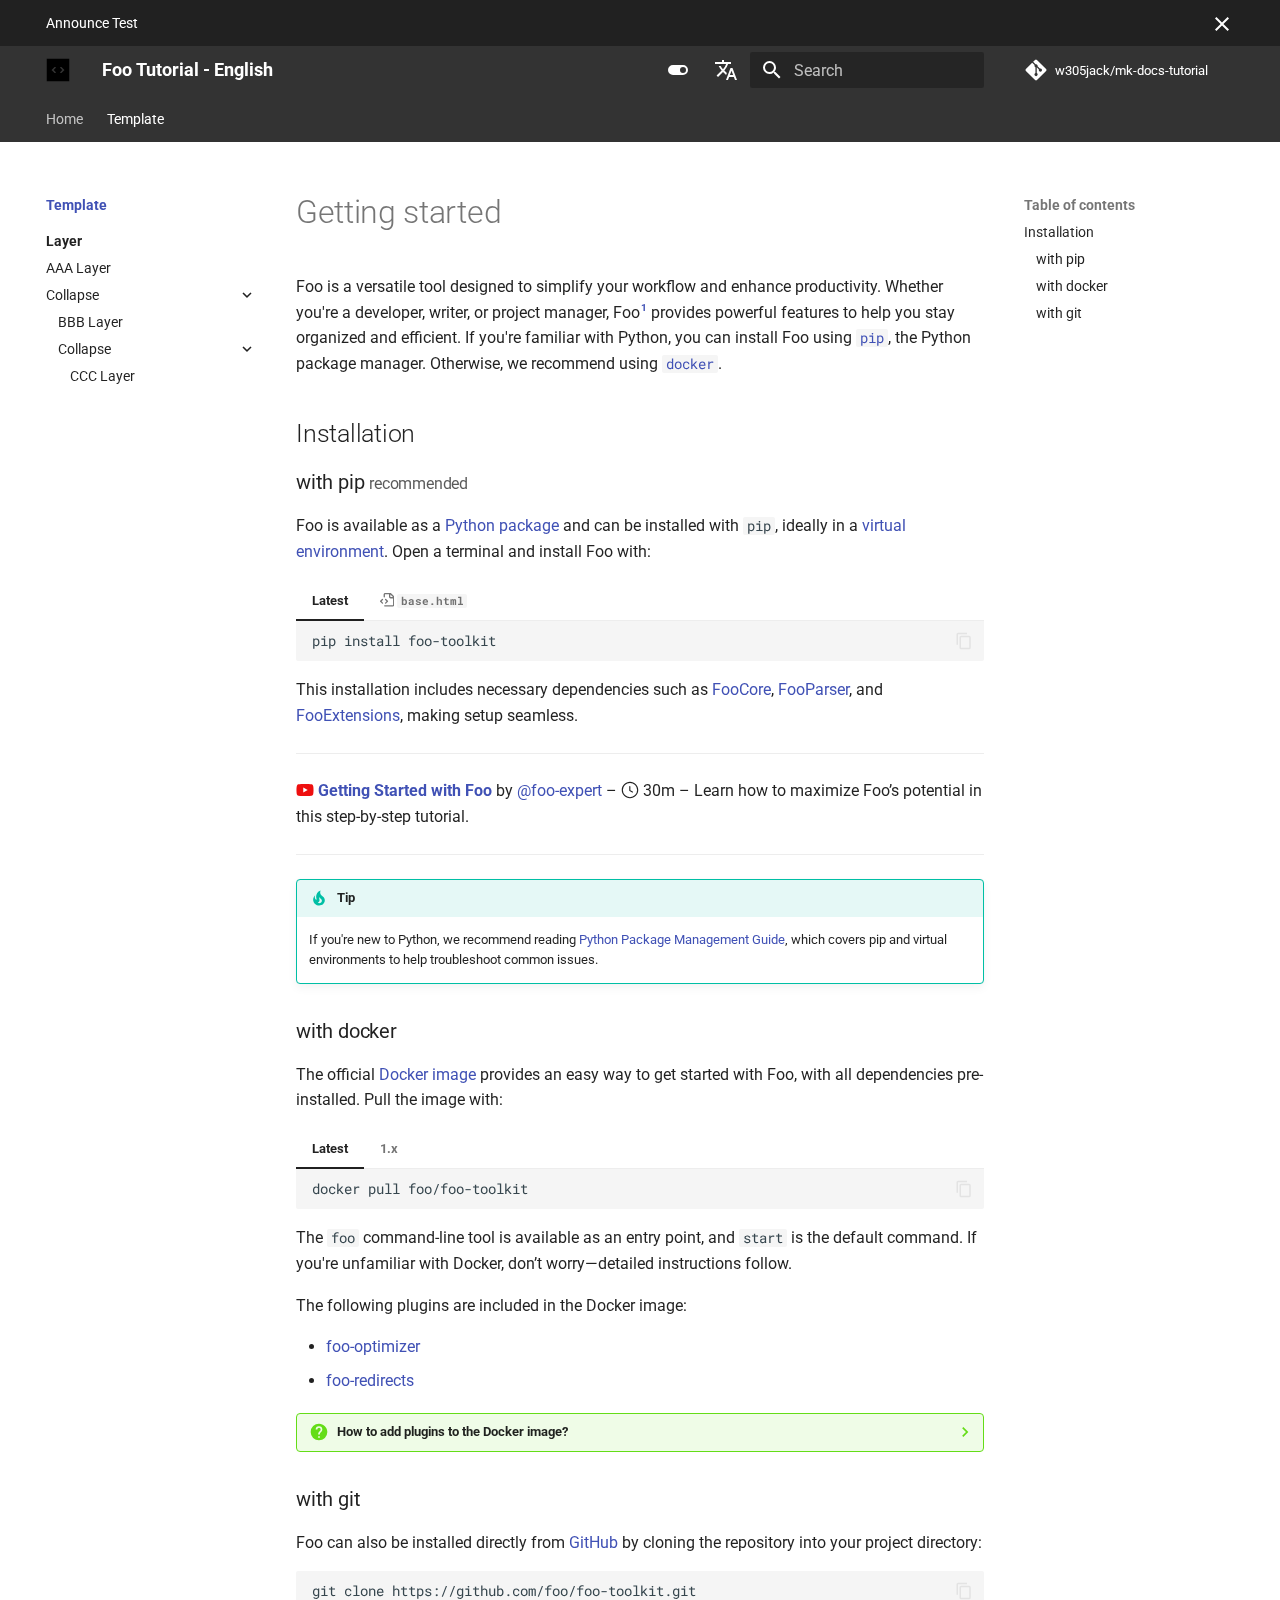
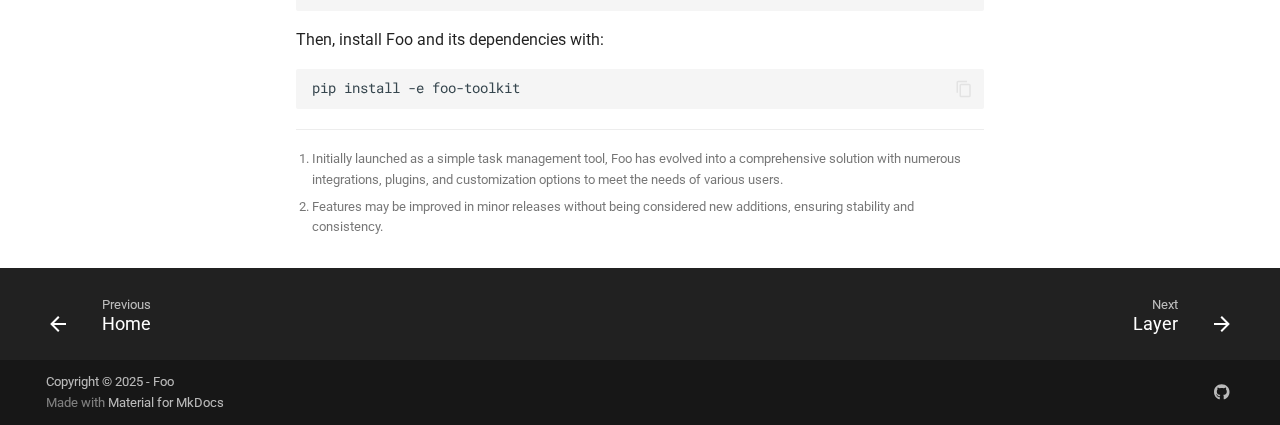
<file: en/template/index.html>
<!doctype html>
<html lang="en" class="no-js">
  <head>
    
      <meta charset="utf-8">
      <meta name="viewport" content="width=device-width,initial-scale=1">
      
        <meta name="description" content="Lorem ipsum dolor sit amet, consectetur adipiscing elit. Sed egestas et ipsum sit amet pretium. Quisque sed ipsum sed lorem.">
      
      
        <meta name="author" content="Jack">
      
      
        <link rel="canonical" href="https://w305jack.github.io/mk-docs-tutorial/en/template/">
      
      
        <link rel="prev" href="..">
      
      
        <link rel="next" href="../aaa-layer/">
      
      
      <link rel="icon" href="../assets/images/favicon.ico">
      <meta name="generator" content="mkdocs-1.6.1, mkdocs-material-9.6.3">
    
    
      
        <title>Getting started - Foo Tutorial - English</title>
      
    
    
      <link rel="stylesheet" href="../assets/stylesheets/main.d7758b05.min.css">
      
        
        <link rel="stylesheet" href="../assets/stylesheets/palette.06af60db.min.css">
      
      


    
    
      
    
    
      
        
        
        <link rel="preconnect" href="https://fonts.gstatic.com" crossorigin>
        <link rel="stylesheet" href="https://fonts.googleapis.com/css?family=Roboto:300,300i,400,400i,700,700i%7CRoboto+Mono:400,400i,700,700i&display=fallback">
        <style>:root{--md-text-font:"Roboto";--md-code-font:"Roboto Mono"}</style>
      
    
    
      <link rel="stylesheet" href="../assets/stylesheets/extra.css">
    
    <script>__md_scope=new URL("..",location),__md_hash=e=>[...e].reduce(((e,_)=>(e<<5)-e+_.charCodeAt(0)),0),__md_get=(e,_=localStorage,t=__md_scope)=>JSON.parse(_.getItem(t.pathname+"."+e)),__md_set=(e,_,t=localStorage,a=__md_scope)=>{try{t.setItem(a.pathname+"."+e,JSON.stringify(_))}catch(e){}}</script>
    
      
  


  
  

<script id="__analytics">function __md_analytics(){function e(){dataLayer.push(arguments)}window.dataLayer=window.dataLayer||[],e("js",new Date),e("config","G-XXXXXXXXXX"),document.addEventListener("DOMContentLoaded",(function(){document.forms.search&&document.forms.search.query.addEventListener("blur",(function(){this.value&&e("event","search",{search_term:this.value})}));document$.subscribe((function(){var t=document.forms.feedback;if(void 0!==t)for(var a of t.querySelectorAll("[type=submit]"))a.addEventListener("click",(function(a){a.preventDefault();var n=document.location.pathname,d=this.getAttribute("data-md-value");e("event","feedback",{page:n,data:d}),t.firstElementChild.disabled=!0;var r=t.querySelector(".md-feedback__note [data-md-value='"+d+"']");r&&(r.hidden=!1)})),t.hidden=!1})),location$.subscribe((function(t){e("config","G-XXXXXXXXXX",{page_path:t.pathname})}))}));var t=document.createElement("script");t.async=!0,t.src="https://www.googletagmanager.com/gtag/js?id=G-XXXXXXXXXX",document.getElementById("__analytics").insertAdjacentElement("afterEnd",t)}</script>
  
    <script>"undefined"!=typeof __md_analytics&&__md_analytics()</script>
  

    
    
    
  </head>
  
  
    
    
      
    
    
    
    
    <body dir="ltr" data-md-color-scheme="default" data-md-color-primary="indigo" data-md-color-accent="indigo">
  
    
    <input class="md-toggle" data-md-toggle="drawer" type="checkbox" id="__drawer" autocomplete="off">
    <input class="md-toggle" data-md-toggle="search" type="checkbox" id="__search" autocomplete="off">
    <label class="md-overlay" for="__drawer"></label>
    <div data-md-component="skip">
      
        
        <a href="#getting-started" class="md-skip">
          Skip to content
        </a>
      
    </div>
    <div data-md-component="announce">
      
        <aside class="md-banner">
          <div class="md-banner__inner md-grid md-typeset">
            
              <button class="md-banner__button md-icon" aria-label="Don't show this again">
                
                <svg xmlns="http://www.w3.org/2000/svg" viewBox="0 0 24 24"><path d="M19 6.41 17.59 5 12 10.59 6.41 5 5 6.41 10.59 12 5 17.59 6.41 19 12 13.41 17.59 19 19 17.59 13.41 12z"/></svg>
              </button>
            
            
  Announce Test

          </div>
          
            <script>var el=document.querySelector("[data-md-component=announce]");if(el){var content=el.querySelector(".md-typeset");__md_hash(content.innerHTML)===__md_get("__announce")&&(el.hidden=!0)}</script>
          
        </aside>
      
    </div>
    
    
      

<header class="md-header" data-md-component="header">
  <nav class="md-header__inner md-grid" aria-label="Header">
    <a href=".." title="Foo Tutorial - English" class="md-header__button md-logo" aria-label="Foo Tutorial - English" data-md-component="logo">
      
  <img src="../assets/images/logo.svg" alt="logo">

    </a>
    <label class="md-header__button md-icon" for="__drawer">
      
      <svg xmlns="http://www.w3.org/2000/svg" viewBox="0 0 24 24"><path d="M3 6h18v2H3zm0 5h18v2H3zm0 5h18v2H3z"/></svg>
    </label>
    <div class="md-header__title" data-md-component="header-title">
      <div class="md-header__ellipsis">
        <div class="md-header__topic">
          <span class="md-ellipsis">
            Foo Tutorial - English
          </span>
        </div>
        <div class="md-header__topic" data-md-component="header-topic">
          <span class="md-ellipsis">
            
              Getting started
            
          </span>
        </div>
      </div>
    </div>
    
      
        <form class="md-header__option" data-md-component="palette">
  
    
    
    
    <input class="md-option" data-md-color-media="(prefers-color-scheme: light)" data-md-color-scheme="default" data-md-color-primary="indigo" data-md-color-accent="indigo"  aria-label="Switch to dark mode"  type="radio" name="__palette" id="__palette_0">
    
      <label class="md-header__button md-icon" title="Switch to dark mode" for="__palette_1" hidden>
        <svg xmlns="http://www.w3.org/2000/svg" viewBox="0 0 24 24"><path d="M17 7H7a5 5 0 0 0-5 5 5 5 0 0 0 5 5h10a5 5 0 0 0 5-5 5 5 0 0 0-5-5m0 8a3 3 0 0 1-3-3 3 3 0 0 1 3-3 3 3 0 0 1 3 3 3 3 0 0 1-3 3"/></svg>
      </label>
    
  
    
    
    
    <input class="md-option" data-md-color-media="(prefers-color-scheme: dark)" data-md-color-scheme="slate" data-md-color-primary="black" data-md-color-accent="indigo"  aria-label="Switch to light mode"  type="radio" name="__palette" id="__palette_1">
    
      <label class="md-header__button md-icon" title="Switch to light mode" for="__palette_0" hidden>
        <svg xmlns="http://www.w3.org/2000/svg" viewBox="0 0 24 24"><path d="M17 7H7a5 5 0 0 0-5 5 5 5 0 0 0 5 5h10a5 5 0 0 0 5-5 5 5 0 0 0-5-5M7 15a3 3 0 0 1-3-3 3 3 0 0 1 3-3 3 3 0 0 1 3 3 3 3 0 0 1-3 3"/></svg>
      </label>
    
  
</form>
      
    
    
      <script>var palette=__md_get("__palette");if(palette&&palette.color){if("(prefers-color-scheme)"===palette.color.media){var media=matchMedia("(prefers-color-scheme: light)"),input=document.querySelector(media.matches?"[data-md-color-media='(prefers-color-scheme: light)']":"[data-md-color-media='(prefers-color-scheme: dark)']");palette.color.media=input.getAttribute("data-md-color-media"),palette.color.scheme=input.getAttribute("data-md-color-scheme"),palette.color.primary=input.getAttribute("data-md-color-primary"),palette.color.accent=input.getAttribute("data-md-color-accent")}for(var[key,value]of Object.entries(palette.color))document.body.setAttribute("data-md-color-"+key,value)}</script>
    
    
      <div class="md-header__option">
  <div class="md-select">
    
    <button class="md-header__button md-icon" aria-label="Select language">
      <svg xmlns="http://www.w3.org/2000/svg" viewBox="0 0 24 24"><path d="m12.87 15.07-2.54-2.51.03-.03A17.5 17.5 0 0 0 14.07 6H17V4h-7V2H8v2H1v2h11.17C11.5 7.92 10.44 9.75 9 11.35 8.07 10.32 7.3 9.19 6.69 8h-2c.73 1.63 1.73 3.17 2.98 4.56l-5.09 5.02L4 19l5-5 3.11 3.11zM18.5 10h-2L12 22h2l1.12-3h4.75L21 22h2zm-2.62 7 1.62-4.33L19.12 17z"/></svg>
    </button>
    <div class="md-select__inner">
      <ul class="md-select__list">
        
          <li class="md-select__item">
            <a href="https://w305jack.github.io/mk-docs-tutorial/" hreflang="zh-TW" class="md-select__link">
              中文
            </a>
          </li>
        
          <li class="md-select__item">
            <a href="https://w305jack.github.io/mk-docs-tutorial/en/" hreflang="en" class="md-select__link">
              English
            </a>
          </li>
        
      </ul>
    </div>
  </div>
</div>
    
    
      <label class="md-header__button md-icon" for="__search">
        
        <svg xmlns="http://www.w3.org/2000/svg" viewBox="0 0 24 24"><path d="M9.5 3A6.5 6.5 0 0 1 16 9.5c0 1.61-.59 3.09-1.56 4.23l.27.27h.79l5 5-1.5 1.5-5-5v-.79l-.27-.27A6.52 6.52 0 0 1 9.5 16 6.5 6.5 0 0 1 3 9.5 6.5 6.5 0 0 1 9.5 3m0 2C7 5 5 7 5 9.5S7 14 9.5 14 14 12 14 9.5 12 5 9.5 5"/></svg>
      </label>
      <div class="md-search" data-md-component="search" role="dialog">
  <label class="md-search__overlay" for="__search"></label>
  <div class="md-search__inner" role="search">
    <form class="md-search__form" name="search">
      <input type="text" class="md-search__input" name="query" aria-label="Search" placeholder="Search" autocapitalize="off" autocorrect="off" autocomplete="off" spellcheck="false" data-md-component="search-query" required>
      <label class="md-search__icon md-icon" for="__search">
        
        <svg xmlns="http://www.w3.org/2000/svg" viewBox="0 0 24 24"><path d="M9.5 3A6.5 6.5 0 0 1 16 9.5c0 1.61-.59 3.09-1.56 4.23l.27.27h.79l5 5-1.5 1.5-5-5v-.79l-.27-.27A6.52 6.52 0 0 1 9.5 16 6.5 6.5 0 0 1 3 9.5 6.5 6.5 0 0 1 9.5 3m0 2C7 5 5 7 5 9.5S7 14 9.5 14 14 12 14 9.5 12 5 9.5 5"/></svg>
        
        <svg xmlns="http://www.w3.org/2000/svg" viewBox="0 0 24 24"><path d="M20 11v2H8l5.5 5.5-1.42 1.42L4.16 12l7.92-7.92L13.5 5.5 8 11z"/></svg>
      </label>
      <nav class="md-search__options" aria-label="Search">
        
          <a href="javascript:void(0)" class="md-search__icon md-icon" title="Share" aria-label="Share" data-clipboard data-clipboard-text="" data-md-component="search-share" tabindex="-1">
            
            <svg xmlns="http://www.w3.org/2000/svg" viewBox="0 0 24 24"><path d="M18 16.08c-.76 0-1.44.3-1.96.77L8.91 12.7c.05-.23.09-.46.09-.7s-.04-.47-.09-.7l7.05-4.11c.54.5 1.25.81 2.04.81a3 3 0 0 0 3-3 3 3 0 0 0-3-3 3 3 0 0 0-3 3c0 .24.04.47.09.7L8.04 9.81C7.5 9.31 6.79 9 6 9a3 3 0 0 0-3 3 3 3 0 0 0 3 3c.79 0 1.5-.31 2.04-.81l7.12 4.15c-.05.21-.08.43-.08.66 0 1.61 1.31 2.91 2.92 2.91s2.92-1.3 2.92-2.91A2.92 2.92 0 0 0 18 16.08"/></svg>
          </a>
        
        <button type="reset" class="md-search__icon md-icon" title="Clear" aria-label="Clear" tabindex="-1">
          
          <svg xmlns="http://www.w3.org/2000/svg" viewBox="0 0 24 24"><path d="M19 6.41 17.59 5 12 10.59 6.41 5 5 6.41 10.59 12 5 17.59 6.41 19 12 13.41 17.59 19 19 17.59 13.41 12z"/></svg>
        </button>
      </nav>
      
        <div class="md-search__suggest" data-md-component="search-suggest"></div>
      
    </form>
    <div class="md-search__output">
      <div class="md-search__scrollwrap" tabindex="0" data-md-scrollfix>
        <div class="md-search-result" data-md-component="search-result">
          <div class="md-search-result__meta">
            Initializing search
          </div>
          <ol class="md-search-result__list" role="presentation"></ol>
        </div>
      </div>
    </div>
  </div>
</div>
    
    
      <div class="md-header__source">
        <a href="https://github.com/w305jack/mk-docs-tutorial" title="Go to repository" class="md-source" data-md-component="source">
  <div class="md-source__icon md-icon">
    
    <svg xmlns="http://www.w3.org/2000/svg" viewBox="0 0 448 512"><!--! Font Awesome Free 6.7.2 by @fontawesome - https://fontawesome.com License - https://fontawesome.com/license/free (Icons: CC BY 4.0, Fonts: SIL OFL 1.1, Code: MIT License) Copyright 2024 Fonticons, Inc.--><path d="M439.55 236.05 244 40.45a28.87 28.87 0 0 0-40.81 0l-40.66 40.63 51.52 51.52c27.06-9.14 52.68 16.77 43.39 43.68l49.66 49.66c34.23-11.8 61.18 31 35.47 56.69-26.49 26.49-70.21-2.87-56-37.34L240.22 199v121.85c25.3 12.54 22.26 41.85 9.08 55a34.34 34.34 0 0 1-48.55 0c-17.57-17.6-11.07-46.91 11.25-56v-123c-20.8-8.51-24.6-30.74-18.64-45L142.57 101 8.45 235.14a28.86 28.86 0 0 0 0 40.81l195.61 195.6a28.86 28.86 0 0 0 40.8 0l194.69-194.69a28.86 28.86 0 0 0 0-40.81"/></svg>
  </div>
  <div class="md-source__repository">
    w305jack/mk-docs-tutorial
  </div>
</a>
      </div>
    
  </nav>
  
</header>
    
    <div class="md-container" data-md-component="container">
      
      
        
          
            
<nav class="md-tabs" aria-label="Tabs" data-md-component="tabs">
  <div class="md-grid">
    <ul class="md-tabs__list">
      
        
  
  
  
    <li class="md-tabs__item">
      <a href=".." class="md-tabs__link">
        
  
    
  
  Home

      </a>
    </li>
  

      
        
  
  
    
  
  
    
    
      <li class="md-tabs__item md-tabs__item--active">
        <a href="./" class="md-tabs__link">
          
  
    
  
  Template

        </a>
      </li>
    
  

      
    </ul>
  </div>
</nav>
          
        
      
      <main class="md-main" data-md-component="main">
        <div class="md-main__inner md-grid">
          
            
              
              <div class="md-sidebar md-sidebar--primary" data-md-component="sidebar" data-md-type="navigation" >
                <div class="md-sidebar__scrollwrap">
                  <div class="md-sidebar__inner">
                    


  


<nav class="md-nav md-nav--primary md-nav--lifted" aria-label="Navigation" data-md-level="0">
  <label class="md-nav__title" for="__drawer">
    <a href=".." title="Foo Tutorial - English" class="md-nav__button md-logo" aria-label="Foo Tutorial - English" data-md-component="logo">
      
  <img src="../assets/images/logo.svg" alt="logo">

    </a>
    Foo Tutorial - English
  </label>
  
    <div class="md-nav__source">
      <a href="https://github.com/w305jack/mk-docs-tutorial" title="Go to repository" class="md-source" data-md-component="source">
  <div class="md-source__icon md-icon">
    
    <svg xmlns="http://www.w3.org/2000/svg" viewBox="0 0 448 512"><!--! Font Awesome Free 6.7.2 by @fontawesome - https://fontawesome.com License - https://fontawesome.com/license/free (Icons: CC BY 4.0, Fonts: SIL OFL 1.1, Code: MIT License) Copyright 2024 Fonticons, Inc.--><path d="M439.55 236.05 244 40.45a28.87 28.87 0 0 0-40.81 0l-40.66 40.63 51.52 51.52c27.06-9.14 52.68 16.77 43.39 43.68l49.66 49.66c34.23-11.8 61.18 31 35.47 56.69-26.49 26.49-70.21-2.87-56-37.34L240.22 199v121.85c25.3 12.54 22.26 41.85 9.08 55a34.34 34.34 0 0 1-48.55 0c-17.57-17.6-11.07-46.91 11.25-56v-123c-20.8-8.51-24.6-30.74-18.64-45L142.57 101 8.45 235.14a28.86 28.86 0 0 0 0 40.81l195.61 195.6a28.86 28.86 0 0 0 40.8 0l194.69-194.69a28.86 28.86 0 0 0 0-40.81"/></svg>
  </div>
  <div class="md-source__repository">
    w305jack/mk-docs-tutorial
  </div>
</a>
    </div>
  
  <ul class="md-nav__list" data-md-scrollfix>
    
      
      
  
  
  
  
    <li class="md-nav__item">
      <a href=".." class="md-nav__link">
        
  
  <span class="md-ellipsis">
    Home
    
  </span>
  

      </a>
    </li>
  

    
      
      
  
  
    
  
  
  
    
    
      
        
          
        
      
        
      
    
    
      
        
        
      
      
        
      
    
    
    <li class="md-nav__item md-nav__item--active md-nav__item--section md-nav__item--nested">
      
        
        
        <input class="md-nav__toggle md-toggle " type="checkbox" id="__nav_2" checked>
        
          
          
          <div class="md-nav__link md-nav__container">
            <a href="./" class="md-nav__link md-nav__link--active">
              
  
  <span class="md-ellipsis">
    Template
    
  </span>
  

            </a>
            
              
              <label class="md-nav__link md-nav__link--active" for="__nav_2" id="__nav_2_label" tabindex="">
                <span class="md-nav__icon md-icon"></span>
              </label>
            
          </div>
        
        <nav class="md-nav" data-md-level="1" aria-labelledby="__nav_2_label" aria-expanded="true">
          <label class="md-nav__title" for="__nav_2">
            <span class="md-nav__icon md-icon"></span>
            Template
          </label>
          <ul class="md-nav__list" data-md-scrollfix>
            
              
            
              
                
  
  
  
  
    
    
      
        
          
        
      
        
      
        
      
    
    
      
      
        
          
          
        
      
    
    
    <li class="md-nav__item md-nav__item--section md-nav__item--nested">
      
        
        
          
        
        <input class="md-nav__toggle md-toggle md-toggle--indeterminate" type="checkbox" id="__nav_2_2" >
        
          
          
          <div class="md-nav__link md-nav__container">
            <a href="../aaa-layer/" class="md-nav__link ">
              
  
  <span class="md-ellipsis">
    Layer
    
  </span>
  

            </a>
            
              
              <label class="md-nav__link " for="__nav_2_2" id="__nav_2_2_label" tabindex="">
                <span class="md-nav__icon md-icon"></span>
              </label>
            
          </div>
        
        <nav class="md-nav" data-md-level="2" aria-labelledby="__nav_2_2_label" aria-expanded="false">
          <label class="md-nav__title" for="__nav_2_2">
            <span class="md-nav__icon md-icon"></span>
            Layer
          </label>
          <ul class="md-nav__list" data-md-scrollfix>
            
              
            
              
                
  
  
  
  
    <li class="md-nav__item">
      <a href="../aaa-layer/aaa-layer/" class="md-nav__link">
        
  
  <span class="md-ellipsis">
    AAA Layer
    
  </span>
  

      </a>
    </li>
  

              
            
              
                
  
  
  
  
    
    
      
        
      
        
      
    
    
      
      
        
      
    
    
    <li class="md-nav__item md-nav__item--nested">
      
        
        
          
        
        <input class="md-nav__toggle md-toggle md-toggle--indeterminate" type="checkbox" id="__nav_2_2_3" >
        
          
          <label class="md-nav__link" for="__nav_2_2_3" id="__nav_2_2_3_label" tabindex="0">
            
  
  <span class="md-ellipsis">
    Collapse
    
  </span>
  

            <span class="md-nav__icon md-icon"></span>
          </label>
        
        <nav class="md-nav" data-md-level="3" aria-labelledby="__nav_2_2_3_label" aria-expanded="false">
          <label class="md-nav__title" for="__nav_2_2_3">
            <span class="md-nav__icon md-icon"></span>
            Collapse
          </label>
          <ul class="md-nav__list" data-md-scrollfix>
            
              
                
  
  
  
  
    <li class="md-nav__item">
      <a href="../aaa-layer/bbb-layer/bbb-layer/" class="md-nav__link">
        
  
  <span class="md-ellipsis">
    BBB Layer
    
  </span>
  

      </a>
    </li>
  

              
            
              
                
  
  
  
  
    
    
      
        
      
    
    
      
      
        
      
    
    
    <li class="md-nav__item md-nav__item--nested">
      
        
        
          
        
        <input class="md-nav__toggle md-toggle md-toggle--indeterminate" type="checkbox" id="__nav_2_2_3_2" >
        
          
          <label class="md-nav__link" for="__nav_2_2_3_2" id="__nav_2_2_3_2_label" tabindex="0">
            
  
  <span class="md-ellipsis">
    Collapse
    
  </span>
  

            <span class="md-nav__icon md-icon"></span>
          </label>
        
        <nav class="md-nav" data-md-level="4" aria-labelledby="__nav_2_2_3_2_label" aria-expanded="false">
          <label class="md-nav__title" for="__nav_2_2_3_2">
            <span class="md-nav__icon md-icon"></span>
            Collapse
          </label>
          <ul class="md-nav__list" data-md-scrollfix>
            
              
                
  
  
  
  
    <li class="md-nav__item">
      <a href="../aaa-layer/bbb-layer/ccc-layer/ccc-layer/" class="md-nav__link">
        
  
  <span class="md-ellipsis">
    CCC Layer
    
  </span>
  

      </a>
    </li>
  

              
            
          </ul>
        </nav>
      
    </li>
  

              
            
          </ul>
        </nav>
      
    </li>
  

              
            
          </ul>
        </nav>
      
    </li>
  

              
            
          </ul>
        </nav>
      
    </li>
  

    
  </ul>
</nav>
                  </div>
                </div>
              </div>
            
            
              
              <div class="md-sidebar md-sidebar--secondary" data-md-component="sidebar" data-md-type="toc" >
                <div class="md-sidebar__scrollwrap">
                  <div class="md-sidebar__inner">
                    

<nav class="md-nav md-nav--secondary" aria-label="Table of contents">
  
  
  
    
  
  
    <label class="md-nav__title" for="__toc">
      <span class="md-nav__icon md-icon"></span>
      Table of contents
    </label>
    <ul class="md-nav__list" data-md-component="toc" data-md-scrollfix>
      
        <li class="md-nav__item">
  <a href="#installation" class="md-nav__link">
    <span class="md-ellipsis">
      Installation
    </span>
  </a>
  
    <nav class="md-nav" aria-label="Installation">
      <ul class="md-nav__list">
        
          <li class="md-nav__item">
  <a href="#with-pip" class="md-nav__link">
    <span class="md-ellipsis">
      with pip
    </span>
  </a>
  
</li>
        
          <li class="md-nav__item">
  <a href="#with-docker" class="md-nav__link">
    <span class="md-ellipsis">
      with docker
    </span>
  </a>
  
</li>
        
          <li class="md-nav__item">
  <a href="#with-git" class="md-nav__link">
    <span class="md-ellipsis">
      with git
    </span>
  </a>
  
</li>
        
      </ul>
    </nav>
  
</li>
      
    </ul>
  
</nav>
                  </div>
                </div>
              </div>
            
          
          
            <div class="md-content" data-md-component="content">
              <article class="md-content__inner md-typeset">
                
                  


  
  


<h1 id="getting-started">Getting started<a class="headerlink" href="#getting-started" title="Permanent link">&para;</a></h1>
<p>Foo is a versatile tool designed to simplify your workflow and enhance productivity.
Whether you're a developer, writer, or project manager, Foo<sup id="fnref:1"><a class="footnote-ref" href="#fn:1">1</a></sup> provides powerful features to help you stay organized and efficient.
If you're familiar with Python, you can install Foo using <a href="#with-pip"><code>pip</code></a>, the Python package manager. Otherwise, we recommend using <a href="#with-docker"><code>docker</code></a>.</p>
<h2 id="installation">Installation<a class="headerlink" href="#installation" title="Permanent link">&para;</a></h2>
<h3 id="with-pip">with pip <small>recommended</small><a class="headerlink" href="#with-pip" title="Permanent link">&para;</a></h3>
<p>Foo is available as a <a href="https://pypi.org/project/foo-toolkit/">Python package</a> and can be installed with <code>pip</code>, ideally in a <a href="https://realpython.com/what-is-pip/#using-pip-in-a-python-virtual-environment">virtual environment</a>. Open a terminal and install Foo with:</p>
<div class="tabbed-set tabbed-alternate" data-tabs="1:2"><input checked="checked" id="with-pip-latest" name="__tabbed_1" type="radio" /><input id="with-pip-basehtml" name="__tabbed_1" type="radio" /><div class="tabbed-labels"><label for="with-pip-latest">Latest</label><label for="with-pip-basehtml"><span class="twemoji"><svg xmlns="http://www.w3.org/2000/svg" viewBox="0 0 16 16"><path d="M4 1.75C4 .784 4.784 0 5.75 0h5.586c.464 0 .909.184 1.237.513l2.914 2.914c.329.328.513.773.513 1.237v8.586A1.75 1.75 0 0 1 14.25 15h-9a.75.75 0 0 1 0-1.5h9a.25.25 0 0 0 .25-.25V6h-2.75A1.75 1.75 0 0 1 10 4.25V1.5H5.75a.25.25 0 0 0-.25.25v2.5a.75.75 0 0 1-1.5 0Zm1.72 4.97a.75.75 0 0 1 1.06 0l2 2a.75.75 0 0 1 0 1.06l-2 2a.749.749 0 0 1-1.275-.326.75.75 0 0 1 .215-.734l1.47-1.47-1.47-1.47a.75.75 0 0 1 0-1.06M3.28 7.78 1.81 9.25l1.47 1.47a.75.75 0 0 1-.018 1.042.75.75 0 0 1-1.042.018l-2-2a.75.75 0 0 1 0-1.06l2-2a.75.75 0 0 1 1.042.018.75.75 0 0 1 .018 1.042m8.22-6.218V4.25c0 .138.112.25.25.25h2.688l-.011-.013-2.914-2.914z"/></svg></span> <code>base.html</code></label></div>
<div class="tabbed-content">
<div class="tabbed-block">
<div class="language-sh highlight"><pre><span></span><code><span id="__span-0-1"><a id="__codelineno-0-1" name="__codelineno-0-1" href="#__codelineno-0-1"></a>pip<span class="w"> </span>install<span class="w"> </span>foo-toolkit
</span></code></pre></div>
</div>
<div class="tabbed-block">
<div class="language-sh highlight"><pre><span></span><code><span id="__span-1-1"><a id="__codelineno-1-1" name="__codelineno-1-1" href="#__codelineno-1-1"></a>pip<span class="w"> </span>install<span class="w"> </span>foo-toolkit<span class="o">==</span><span class="s2">&quot;1.*&quot;</span><span class="w"> </span><span class="c1"># (1)!</span>
</span></code></pre></div>
<ol>
<li>
<p>Foo follows <a href="https://semver.org/">semantic versioning</a><sup id="fnref:2"><a class="footnote-ref" href="#fn:2">2</a></sup>, so it's best to restrict updates to the current major version to avoid potential breaking changes.</p>
<p>To ensure reproducibility, you can use <code>pip freeze</code> to create a lockfile:</p>
<div class="language-text highlight"><pre><span></span><code><span id="__span-2-1"><a id="__codelineno-2-1" name="__codelineno-2-1" href="#__codelineno-2-1"></a>pip freeze &gt; requirements.txt
</span></code></pre></div>
<p>Then, install dependencies from the lockfile:</p>
<div class="language-text highlight"><pre><span></span><code><span id="__span-3-1"><a id="__codelineno-3-1" name="__codelineno-3-1" href="#__codelineno-3-1"></a>pip install -r requirements.txt
</span></code></pre></div>
</li>
</ol>
</div>
</div>
</div>
<p>This installation includes necessary dependencies such as <a href="https://foocore.org/">FooCore</a>, <a href="https://fooparser.com/">FooParser</a>, and <a href="https://fooextensions.net/">FooExtensions</a>, making setup seamless.</p>
<hr />
<p><span class="twemoji" style="color: #EE0F0F"><svg xmlns="http://www.w3.org/2000/svg" viewBox="0 0 576 512"><!--! Font Awesome Free 6.7.2 by @fontawesome - https://fontawesome.com License - https://fontawesome.com/license/free (Icons: CC BY 4.0, Fonts: SIL OFL 1.1, Code: MIT License) Copyright 2024 Fonticons, Inc.--><path d="M549.655 124.083c-6.281-23.65-24.787-42.276-48.284-48.597C458.781 64 288 64 288 64S117.22 64 74.629 75.486c-23.497 6.322-42.003 24.947-48.284 48.597-11.412 42.867-11.412 132.305-11.412 132.305s0 89.438 11.412 132.305c6.281 23.65 24.787 41.5 48.284 47.821C117.22 448 288 448 288 448s170.78 0 213.371-11.486c23.497-6.321 42.003-24.171 48.284-47.821 11.412-42.867 11.412-132.305 11.412-132.305s0-89.438-11.412-132.305m-317.51 213.508V175.185l142.739 81.205z"/></svg></span>
<strong><a href="https://www.youtube.com/watch?v=foobar">Getting Started with Foo</a></strong> by <a class="magiclink magiclink-github magiclink-mention" href="https://github.com/foo-expert" title="GitHub User: foo-expert">@foo-expert</a> – <span class="twemoji"><svg xmlns="http://www.w3.org/2000/svg" viewBox="0 0 24 24"><path d="M12.5 7.25a.75.75 0 0 0-1.5 0v5.5c0 .27.144.518.378.651l3.5 2a.75.75 0 0 0 .744-1.302L12.5 12.315z"/><path d="M12 1c6.075 0 11 4.925 11 11s-4.925 11-11 11S1 18.075 1 12 5.925 1 12 1M2.5 12a9.5 9.5 0 0 0 9.5 9.5 9.5 9.5 0 0 0 9.5-9.5A9.5 9.5 0 0 0 12 2.5 9.5 9.5 0 0 0 2.5 12"/></svg></span> 30m – Learn how to maximize Foo’s potential in this step-by-step tutorial.</p>
<hr />
<div class="admonition tip">
<p class="admonition-title">Tip</p>
<p>If you're new to Python, we recommend reading <a href="https://realpython.com/what-is-pip/">Python Package Management Guide</a>, which covers pip and virtual environments to help troubleshoot common issues.</p>
</div>
<h3 id="with-docker">with docker<a class="headerlink" href="#with-docker" title="Permanent link">&para;</a></h3>
<p>The official <a href="https://hub.docker.com/r/foo/foo-toolkit/">Docker image</a> provides an easy way to get started with Foo, with all dependencies pre-installed. Pull the image with:</p>
<div class="tabbed-set tabbed-alternate" data-tabs="2:2"><input checked="checked" id="with-docker-latest" name="__tabbed_2" type="radio" /><input id="with-docker-1x" name="__tabbed_2" type="radio" /><div class="tabbed-labels"><label for="with-docker-latest">Latest</label><label for="with-docker-1x">1.x</label></div>
<div class="tabbed-content">
<div class="tabbed-block">
<div class="language-text highlight"><pre><span></span><code><span id="__span-4-1"><a id="__codelineno-4-1" name="__codelineno-4-1" href="#__codelineno-4-1"></a>docker pull foo/foo-toolkit
</span></code></pre></div>
</div>
<div class="tabbed-block">
<div class="language-text highlight"><pre><span></span><code><span id="__span-5-1"><a id="__codelineno-5-1" name="__codelineno-5-1" href="#__codelineno-5-1"></a>docker pull foo/foo-toolkit:1
</span></code></pre></div>
</div>
</div>
</div>
<p>The <code>foo</code> command-line tool is available as an entry point, and <code>start</code> is the default command. If you're unfamiliar with Docker, don’t worry—detailed instructions follow.</p>
<p>The following plugins are included in the Docker image:</p>
<ul>
<li><a href="https://github.com/foo/foo-optimizer">foo-optimizer</a></li>
<li><a href="https://github.com/foo/foo-redirects">foo-redirects</a></li>
</ul>
<details class="question">
<summary>How to add plugins to the Docker image?</summary>
<p>Foo's Docker image keeps things lightweight by including only essential plugins. To add extra plugins:</p>
<div class="tabbed-set tabbed-alternate" data-tabs="3:2"><input checked="checked" id="with-docker-foo-toolkit" name="__tabbed_3" type="radio" /><input id="with-docker-foo-pro" name="__tabbed_3" type="radio" /><div class="tabbed-labels"><label for="with-docker-foo-toolkit">Foo Toolkit</label><label for="with-docker-foo-pro">Foo Pro</label></div>
<div class="tabbed-content">
<div class="tabbed-block">
<p>Create a <code>Dockerfile</code> to extend the base image:</p>
<div class="language-Dockerfile highlight"><span class="filename">Dockerfile</span><pre><span></span><code><span id="__span-6-1"><a id="__codelineno-6-1" name="__codelineno-6-1" href="#__codelineno-6-1"></a><span class="k">FROM</span><span class="w"> </span><span class="s">foo/foo-toolkit</span>
</span><span id="__span-6-2"><a id="__codelineno-6-2" name="__codelineno-6-2" href="#__codelineno-6-2"></a><span class="k">RUN</span><span class="w"> </span>pip<span class="w"> </span>install<span class="w"> </span>foo-macros-plugin
</span><span id="__span-6-3"><a id="__codelineno-6-3" name="__codelineno-6-3" href="#__codelineno-6-3"></a><span class="k">RUN</span><span class="w"> </span>pip<span class="w"> </span>install<span class="w"> </span>foo-lightbox
</span></code></pre></div>
</div>
<div class="tabbed-block">
<p>Clone or fork the Foo Pro repository and create a <code>user-requirements.txt</code> file. Add your desired plugins:</p>
<div class="language-text highlight"><span class="filename">user-requirements.txt</span><pre><span></span><code><span id="__span-7-1"><a id="__codelineno-7-1" name="__codelineno-7-1" href="#__codelineno-7-1"></a>foo-macros-plugin
</span><span id="__span-7-2"><a id="__codelineno-7-2" name="__codelineno-7-2" href="#__codelineno-7-2"></a>foo-lightbox
</span></code></pre></div>
</div>
</div>
</div>
<p>Then, build the image:</p>
<div class="language-text highlight"><pre><span></span><code><span id="__span-8-1"><a id="__codelineno-8-1" name="__codelineno-8-1" href="#__codelineno-8-1"></a>docker build -t foo/foo-toolkit .
</span></code></pre></div>
<p>Your new image now includes additional plugins and works just like the official image.</p>
</details>
<h3 id="with-git">with git<a class="headerlink" href="#with-git" title="Permanent link">&para;</a></h3>
<p>Foo can also be installed directly from <a href="https://github.com/foo/foo-toolkit">GitHub</a> by cloning the repository into your project directory:</p>
<div class="language-text highlight"><pre><span></span><code><span id="__span-9-1"><a id="__codelineno-9-1" name="__codelineno-9-1" href="#__codelineno-9-1"></a>git clone https://github.com/foo/foo-toolkit.git
</span></code></pre></div>
<p>Then, install Foo and its dependencies with:</p>
<div class="language-text highlight"><pre><span></span><code><span id="__span-10-1"><a id="__codelineno-10-1" name="__codelineno-10-1" href="#__codelineno-10-1"></a>pip install -e foo-toolkit
</span></code></pre></div>
<div class="footnote">
<hr />
<ol>
<li id="fn:1">
<p>Initially launched as a simple task management tool, Foo has evolved into a comprehensive solution with numerous integrations, plugins, and customization options to meet the needs of various users.&#160;<a class="footnote-backref" href="#fnref:1" title="Jump back to footnote 1 in the text">&#8617;</a></p>
</li>
<li id="fn:2">
<p>Features may be improved in minor releases without being considered new additions, ensuring stability and consistency.&#160;<a class="footnote-backref" href="#fnref:2" title="Jump back to footnote 2 in the text">&#8617;</a></p>
</li>
</ol>
</div>









  




                
              </article>
            </div>
          
          
  <script>var tabs=__md_get("__tabs");if(Array.isArray(tabs))e:for(var set of document.querySelectorAll(".tabbed-set")){var labels=set.querySelector(".tabbed-labels");for(var tab of tabs)for(var label of labels.getElementsByTagName("label"))if(label.innerText.trim()===tab){var input=document.getElementById(label.htmlFor);input.checked=!0;continue e}}</script>

<script>var target=document.getElementById(location.hash.slice(1));target&&target.name&&(target.checked=target.name.startsWith("__tabbed_"))</script>
        </div>
        
          <button type="button" class="md-top md-icon" data-md-component="top" hidden>
  
  <svg xmlns="http://www.w3.org/2000/svg" viewBox="0 0 24 24"><path d="M13 20h-2V8l-5.5 5.5-1.42-1.42L12 4.16l7.92 7.92-1.42 1.42L13 8z"/></svg>
  Back to top
</button>
        
      </main>
      
        <footer class="md-footer">
  
    
      
      <nav class="md-footer__inner md-grid" aria-label="Footer" >
        
          
          <a href=".." class="md-footer__link md-footer__link--prev" aria-label="Previous: Home">
            <div class="md-footer__button md-icon">
              
              <svg xmlns="http://www.w3.org/2000/svg" viewBox="0 0 24 24"><path d="M20 11v2H8l5.5 5.5-1.42 1.42L4.16 12l7.92-7.92L13.5 5.5 8 11z"/></svg>
            </div>
            <div class="md-footer__title">
              <span class="md-footer__direction">
                Previous
              </span>
              <div class="md-ellipsis">
                Home
              </div>
            </div>
          </a>
        
        
          
          <a href="../aaa-layer/" class="md-footer__link md-footer__link--next" aria-label="Next: Layer">
            <div class="md-footer__title">
              <span class="md-footer__direction">
                Next
              </span>
              <div class="md-ellipsis">
                Layer
              </div>
            </div>
            <div class="md-footer__button md-icon">
              
              <svg xmlns="http://www.w3.org/2000/svg" viewBox="0 0 24 24"><path d="M4 11v2h12l-5.5 5.5 1.42 1.42L19.84 12l-7.92-7.92L10.5 5.5 16 11z"/></svg>
            </div>
          </a>
        
      </nav>
    
  
  <div class="md-footer-meta md-typeset">
    <div class="md-footer-meta__inner md-grid">
      <div class="md-copyright">
  
    <div class="md-copyright__highlight">
      Copyright &copy; 2025 - Foo
    </div>
  
  
    Made with
    <a href="https://squidfunk.github.io/mkdocs-material/" target="_blank" rel="noopener">
      Material for MkDocs
    </a>
  
</div>
      
        <div class="md-social">
  
    
    
    
    
      
      
    
    <a href="https://github.com/w305jack" target="_blank" rel="noopener" title="github.com" class="md-social__link">
      <svg xmlns="http://www.w3.org/2000/svg" viewBox="0 0 496 512"><!--! Font Awesome Free 6.7.2 by @fontawesome - https://fontawesome.com License - https://fontawesome.com/license/free (Icons: CC BY 4.0, Fonts: SIL OFL 1.1, Code: MIT License) Copyright 2024 Fonticons, Inc.--><path d="M165.9 397.4c0 2-2.3 3.6-5.2 3.6-3.3.3-5.6-1.3-5.6-3.6 0-2 2.3-3.6 5.2-3.6 3-.3 5.6 1.3 5.6 3.6m-31.1-4.5c-.7 2 1.3 4.3 4.3 4.9 2.6 1 5.6 0 6.2-2s-1.3-4.3-4.3-5.2c-2.6-.7-5.5.3-6.2 2.3m44.2-1.7c-2.9.7-4.9 2.6-4.6 4.9.3 2 2.9 3.3 5.9 2.6 2.9-.7 4.9-2.6 4.6-4.6-.3-1.9-3-3.2-5.9-2.9M244.8 8C106.1 8 0 113.3 0 252c0 110.9 69.8 205.8 169.5 239.2 12.8 2.3 17.3-5.6 17.3-12.1 0-6.2-.3-40.4-.3-61.4 0 0-70 15-84.7-29.8 0 0-11.4-29.1-27.8-36.6 0 0-22.9-15.7 1.6-15.4 0 0 24.9 2 38.6 25.8 21.9 38.6 58.6 27.5 72.9 20.9 2.3-16 8.8-27.1 16-33.7-55.9-6.2-112.3-14.3-112.3-110.5 0-27.5 7.6-41.3 23.6-58.9-2.6-6.5-11.1-33.3 2.6-67.9 20.9-6.5 69 27 69 27 20-5.6 41.5-8.5 62.8-8.5s42.8 2.9 62.8 8.5c0 0 48.1-33.6 69-27 13.7 34.7 5.2 61.4 2.6 67.9 16 17.7 25.8 31.5 25.8 58.9 0 96.5-58.9 104.2-114.8 110.5 9.2 7.9 17 22.9 17 46.4 0 33.7-.3 75.4-.3 83.6 0 6.5 4.6 14.4 17.3 12.1C428.2 457.8 496 362.9 496 252 496 113.3 383.5 8 244.8 8M97.2 352.9c-1.3 1-1 3.3.7 5.2 1.6 1.6 3.9 2.3 5.2 1 1.3-1 1-3.3-.7-5.2-1.6-1.6-3.9-2.3-5.2-1m-10.8-8.1c-.7 1.3.3 2.9 2.3 3.9 1.6 1 3.6.7 4.3-.7.7-1.3-.3-2.9-2.3-3.9-2-.6-3.6-.3-4.3.7m32.4 35.6c-1.6 1.3-1 4.3 1.3 6.2 2.3 2.3 5.2 2.6 6.5 1 1.3-1.3.7-4.3-1.3-6.2-2.2-2.3-5.2-2.6-6.5-1m-11.4-14.7c-1.6 1-1.6 3.6 0 5.9s4.3 3.3 5.6 2.3c1.6-1.3 1.6-3.9 0-6.2-1.4-2.3-4-3.3-5.6-2"/></svg>
    </a>
  
</div>
      
    </div>
  </div>
</footer>
      
    </div>
    <div class="md-dialog" data-md-component="dialog">
      <div class="md-dialog__inner md-typeset"></div>
    </div>
    
    
    <script id="__config" type="application/json">{"base": "..", "features": ["announce.dismiss", "content.code.annotate", "content.code.copy", "content.tabs.link", "content.tooltips", "navigation.indexes", "navigation.tabs", "navigation.sections", "navigation.expand", "navigation.top", "navigation.tracking", "navigation.footer", "search.highlight", "search.share", "search.suggest", "toc.follow"], "search": "../assets/javascripts/workers/search.f8cc74c7.min.js", "translations": {"clipboard.copied": "Copied to clipboard", "clipboard.copy": "Copy to clipboard", "search.result.more.one": "1 more on this page", "search.result.more.other": "# more on this page", "search.result.none": "No matching documents", "search.result.one": "1 matching document", "search.result.other": "# matching documents", "search.result.placeholder": "Type to start searching", "search.result.term.missing": "Missing", "select.version": "Select version"}}</script>
    
    
      <script src="../assets/javascripts/bundle.f1b6f286.min.js"></script>
      
    
  </body>
</html>
</file>
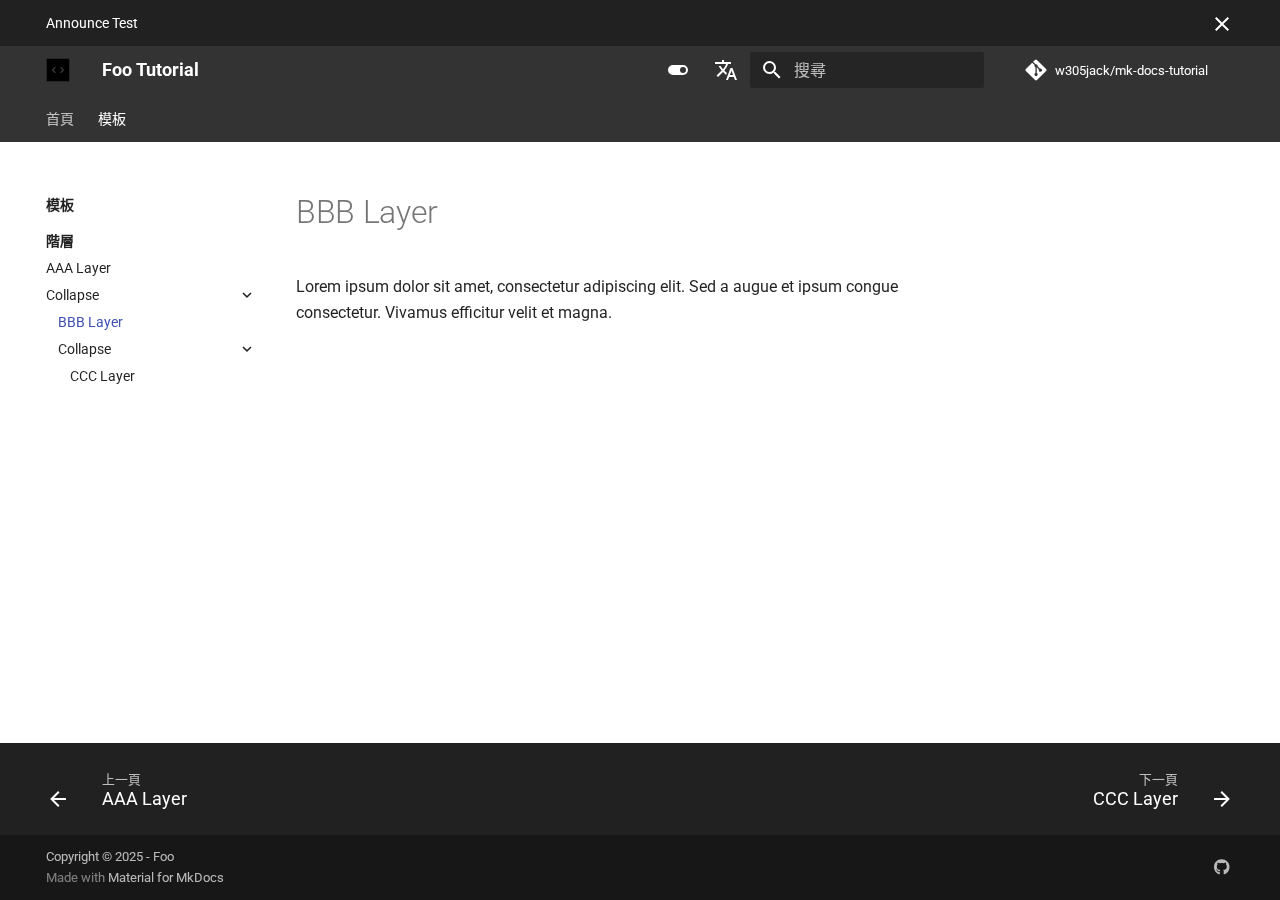
<file: aaa-layer/bbb-layer/bbb-layer/index.html>
<!doctype html>
<html lang="zh-TW" class="no-js">
  <head>
    
      <meta charset="utf-8">
      <meta name="viewport" content="width=device-width,initial-scale=1">
      
        <meta name="description" content="Lorem ipsum dolor sit amet, consectetur adipiscing elit. Sed egestas et ipsum sit amet pretium. Quisque sed ipsum sed lorem.">
      
      
        <meta name="author" content="Jack">
      
      
        <link rel="canonical" href="https://w305jack.github.io/mk-docs-tutorial/aaa-layer/bbb-layer/bbb-layer/">
      
      
        <link rel="prev" href="../../aaa-layer/">
      
      
        <link rel="next" href="../ccc-layer/ccc-layer/">
      
      
      <link rel="icon" href="../../../assets/images/favicon.ico">
      <meta name="generator" content="mkdocs-1.6.1, mkdocs-material-9.6.3">
    
    
      
        <title>BBB Layer - Foo Tutorial</title>
      
    
    
      <link rel="stylesheet" href="../../../assets/stylesheets/main.d7758b05.min.css">
      
        
        <link rel="stylesheet" href="../../../assets/stylesheets/palette.06af60db.min.css">
      
      


    
    
      
    
    
      
        
        
        <link rel="preconnect" href="https://fonts.gstatic.com" crossorigin>
        <link rel="stylesheet" href="https://fonts.googleapis.com/css?family=Roboto:300,300i,400,400i,700,700i%7CRoboto+Mono:400,400i,700,700i&display=fallback">
        <style>:root{--md-text-font:"Roboto";--md-code-font:"Roboto Mono"}</style>
      
    
    
      <link rel="stylesheet" href="../../../assets/stylesheets/extra.css">
    
    <script>__md_scope=new URL("../../..",location),__md_hash=e=>[...e].reduce(((e,_)=>(e<<5)-e+_.charCodeAt(0)),0),__md_get=(e,_=localStorage,t=__md_scope)=>JSON.parse(_.getItem(t.pathname+"."+e)),__md_set=(e,_,t=localStorage,a=__md_scope)=>{try{t.setItem(a.pathname+"."+e,JSON.stringify(_))}catch(e){}}</script>
    
      
  


  
  

<script id="__analytics">function __md_analytics(){function e(){dataLayer.push(arguments)}window.dataLayer=window.dataLayer||[],e("js",new Date),e("config","G-XXXXXXXXXX"),document.addEventListener("DOMContentLoaded",(function(){document.forms.search&&document.forms.search.query.addEventListener("blur",(function(){this.value&&e("event","search",{search_term:this.value})}));document$.subscribe((function(){var t=document.forms.feedback;if(void 0!==t)for(var a of t.querySelectorAll("[type=submit]"))a.addEventListener("click",(function(a){a.preventDefault();var n=document.location.pathname,d=this.getAttribute("data-md-value");e("event","feedback",{page:n,data:d}),t.firstElementChild.disabled=!0;var r=t.querySelector(".md-feedback__note [data-md-value='"+d+"']");r&&(r.hidden=!1)})),t.hidden=!1})),location$.subscribe((function(t){e("config","G-XXXXXXXXXX",{page_path:t.pathname})}))}));var t=document.createElement("script");t.async=!0,t.src="https://www.googletagmanager.com/gtag/js?id=G-XXXXXXXXXX",document.getElementById("__analytics").insertAdjacentElement("afterEnd",t)}</script>
  
    <script>"undefined"!=typeof __md_analytics&&__md_analytics()</script>
  

    
    
    
  </head>
  
  
    
    
      
    
    
    
    
    <body dir="ltr" data-md-color-scheme="default" data-md-color-primary="indigo" data-md-color-accent="indigo">
  
    
    <input class="md-toggle" data-md-toggle="drawer" type="checkbox" id="__drawer" autocomplete="off">
    <input class="md-toggle" data-md-toggle="search" type="checkbox" id="__search" autocomplete="off">
    <label class="md-overlay" for="__drawer"></label>
    <div data-md-component="skip">
      
        
        <a href="#bbb-layer" class="md-skip">
          跳轉到
        </a>
      
    </div>
    <div data-md-component="announce">
      
        <aside class="md-banner">
          <div class="md-banner__inner md-grid md-typeset">
            
              <button class="md-banner__button md-icon" aria-label="不再顯示此訊息">
                
                <svg xmlns="http://www.w3.org/2000/svg" viewBox="0 0 24 24"><path d="M19 6.41 17.59 5 12 10.59 6.41 5 5 6.41 10.59 12 5 17.59 6.41 19 12 13.41 17.59 19 19 17.59 13.41 12z"/></svg>
              </button>
            
            
  Announce Test

          </div>
          
            <script>var el=document.querySelector("[data-md-component=announce]");if(el){var content=el.querySelector(".md-typeset");__md_hash(content.innerHTML)===__md_get("__announce")&&(el.hidden=!0)}</script>
          
        </aside>
      
    </div>
    
    
      

<header class="md-header" data-md-component="header">
  <nav class="md-header__inner md-grid" aria-label="頁首">
    <a href="../../.." title="Foo Tutorial" class="md-header__button md-logo" aria-label="Foo Tutorial" data-md-component="logo">
      
  <img src="../../../assets/images/logo.svg" alt="logo">

    </a>
    <label class="md-header__button md-icon" for="__drawer">
      
      <svg xmlns="http://www.w3.org/2000/svg" viewBox="0 0 24 24"><path d="M3 6h18v2H3zm0 5h18v2H3zm0 5h18v2H3z"/></svg>
    </label>
    <div class="md-header__title" data-md-component="header-title">
      <div class="md-header__ellipsis">
        <div class="md-header__topic">
          <span class="md-ellipsis">
            Foo Tutorial
          </span>
        </div>
        <div class="md-header__topic" data-md-component="header-topic">
          <span class="md-ellipsis">
            
              BBB Layer
            
          </span>
        </div>
      </div>
    </div>
    
      
        <form class="md-header__option" data-md-component="palette">
  
    
    
    
    <input class="md-option" data-md-color-media="(prefers-color-scheme: light)" data-md-color-scheme="default" data-md-color-primary="indigo" data-md-color-accent="indigo"  aria-label="Switch to dark mode"  type="radio" name="__palette" id="__palette_0">
    
      <label class="md-header__button md-icon" title="Switch to dark mode" for="__palette_1" hidden>
        <svg xmlns="http://www.w3.org/2000/svg" viewBox="0 0 24 24"><path d="M17 7H7a5 5 0 0 0-5 5 5 5 0 0 0 5 5h10a5 5 0 0 0 5-5 5 5 0 0 0-5-5m0 8a3 3 0 0 1-3-3 3 3 0 0 1 3-3 3 3 0 0 1 3 3 3 3 0 0 1-3 3"/></svg>
      </label>
    
  
    
    
    
    <input class="md-option" data-md-color-media="(prefers-color-scheme: dark)" data-md-color-scheme="slate" data-md-color-primary="black" data-md-color-accent="indigo"  aria-label="Switch to light mode"  type="radio" name="__palette" id="__palette_1">
    
      <label class="md-header__button md-icon" title="Switch to light mode" for="__palette_0" hidden>
        <svg xmlns="http://www.w3.org/2000/svg" viewBox="0 0 24 24"><path d="M17 7H7a5 5 0 0 0-5 5 5 5 0 0 0 5 5h10a5 5 0 0 0 5-5 5 5 0 0 0-5-5M7 15a3 3 0 0 1-3-3 3 3 0 0 1 3-3 3 3 0 0 1 3 3 3 3 0 0 1-3 3"/></svg>
      </label>
    
  
</form>
      
    
    
      <script>var palette=__md_get("__palette");if(palette&&palette.color){if("(prefers-color-scheme)"===palette.color.media){var media=matchMedia("(prefers-color-scheme: light)"),input=document.querySelector(media.matches?"[data-md-color-media='(prefers-color-scheme: light)']":"[data-md-color-media='(prefers-color-scheme: dark)']");palette.color.media=input.getAttribute("data-md-color-media"),palette.color.scheme=input.getAttribute("data-md-color-scheme"),palette.color.primary=input.getAttribute("data-md-color-primary"),palette.color.accent=input.getAttribute("data-md-color-accent")}for(var[key,value]of Object.entries(palette.color))document.body.setAttribute("data-md-color-"+key,value)}</script>
    
    
      <div class="md-header__option">
  <div class="md-select">
    
    <button class="md-header__button md-icon" aria-label="選擇語言">
      <svg xmlns="http://www.w3.org/2000/svg" viewBox="0 0 24 24"><path d="m12.87 15.07-2.54-2.51.03-.03A17.5 17.5 0 0 0 14.07 6H17V4h-7V2H8v2H1v2h11.17C11.5 7.92 10.44 9.75 9 11.35 8.07 10.32 7.3 9.19 6.69 8h-2c.73 1.63 1.73 3.17 2.98 4.56l-5.09 5.02L4 19l5-5 3.11 3.11zM18.5 10h-2L12 22h2l1.12-3h4.75L21 22h2zm-2.62 7 1.62-4.33L19.12 17z"/></svg>
    </button>
    <div class="md-select__inner">
      <ul class="md-select__list">
        
          <li class="md-select__item">
            <a href="https://w305jack.github.io/mk-docs-tutorial/" hreflang="zh-TW" class="md-select__link">
              中文
            </a>
          </li>
        
          <li class="md-select__item">
            <a href="https://w305jack.github.io/mk-docs-tutorial/en/" hreflang="en" class="md-select__link">
              English
            </a>
          </li>
        
      </ul>
    </div>
  </div>
</div>
    
    
      <label class="md-header__button md-icon" for="__search">
        
        <svg xmlns="http://www.w3.org/2000/svg" viewBox="0 0 24 24"><path d="M9.5 3A6.5 6.5 0 0 1 16 9.5c0 1.61-.59 3.09-1.56 4.23l.27.27h.79l5 5-1.5 1.5-5-5v-.79l-.27-.27A6.52 6.52 0 0 1 9.5 16 6.5 6.5 0 0 1 3 9.5 6.5 6.5 0 0 1 9.5 3m0 2C7 5 5 7 5 9.5S7 14 9.5 14 14 12 14 9.5 12 5 9.5 5"/></svg>
      </label>
      <div class="md-search" data-md-component="search" role="dialog">
  <label class="md-search__overlay" for="__search"></label>
  <div class="md-search__inner" role="search">
    <form class="md-search__form" name="search">
      <input type="text" class="md-search__input" name="query" aria-label="搜尋" placeholder="搜尋" autocapitalize="off" autocorrect="off" autocomplete="off" spellcheck="false" data-md-component="search-query" required>
      <label class="md-search__icon md-icon" for="__search">
        
        <svg xmlns="http://www.w3.org/2000/svg" viewBox="0 0 24 24"><path d="M9.5 3A6.5 6.5 0 0 1 16 9.5c0 1.61-.59 3.09-1.56 4.23l.27.27h.79l5 5-1.5 1.5-5-5v-.79l-.27-.27A6.52 6.52 0 0 1 9.5 16 6.5 6.5 0 0 1 3 9.5 6.5 6.5 0 0 1 9.5 3m0 2C7 5 5 7 5 9.5S7 14 9.5 14 14 12 14 9.5 12 5 9.5 5"/></svg>
        
        <svg xmlns="http://www.w3.org/2000/svg" viewBox="0 0 24 24"><path d="M20 11v2H8l5.5 5.5-1.42 1.42L4.16 12l7.92-7.92L13.5 5.5 8 11z"/></svg>
      </label>
      <nav class="md-search__options" aria-label="搜尋">
        
          <a href="javascript:void(0)" class="md-search__icon md-icon" title="分享" aria-label="分享" data-clipboard data-clipboard-text="" data-md-component="search-share" tabindex="-1">
            
            <svg xmlns="http://www.w3.org/2000/svg" viewBox="0 0 24 24"><path d="M18 16.08c-.76 0-1.44.3-1.96.77L8.91 12.7c.05-.23.09-.46.09-.7s-.04-.47-.09-.7l7.05-4.11c.54.5 1.25.81 2.04.81a3 3 0 0 0 3-3 3 3 0 0 0-3-3 3 3 0 0 0-3 3c0 .24.04.47.09.7L8.04 9.81C7.5 9.31 6.79 9 6 9a3 3 0 0 0-3 3 3 3 0 0 0 3 3c.79 0 1.5-.31 2.04-.81l7.12 4.15c-.05.21-.08.43-.08.66 0 1.61 1.31 2.91 2.92 2.91s2.92-1.3 2.92-2.91A2.92 2.92 0 0 0 18 16.08"/></svg>
          </a>
        
        <button type="reset" class="md-search__icon md-icon" title="清除" aria-label="清除" tabindex="-1">
          
          <svg xmlns="http://www.w3.org/2000/svg" viewBox="0 0 24 24"><path d="M19 6.41 17.59 5 12 10.59 6.41 5 5 6.41 10.59 12 5 17.59 6.41 19 12 13.41 17.59 19 19 17.59 13.41 12z"/></svg>
        </button>
      </nav>
      
        <div class="md-search__suggest" data-md-component="search-suggest"></div>
      
    </form>
    <div class="md-search__output">
      <div class="md-search__scrollwrap" tabindex="0" data-md-scrollfix>
        <div class="md-search-result" data-md-component="search-result">
          <div class="md-search-result__meta">
            正在初始化搜尋引擎
          </div>
          <ol class="md-search-result__list" role="presentation"></ol>
        </div>
      </div>
    </div>
  </div>
</div>
    
    
      <div class="md-header__source">
        <a href="https://github.com/w305jack/mk-docs-tutorial" title="前往倉庫" class="md-source" data-md-component="source">
  <div class="md-source__icon md-icon">
    
    <svg xmlns="http://www.w3.org/2000/svg" viewBox="0 0 448 512"><!--! Font Awesome Free 6.7.2 by @fontawesome - https://fontawesome.com License - https://fontawesome.com/license/free (Icons: CC BY 4.0, Fonts: SIL OFL 1.1, Code: MIT License) Copyright 2024 Fonticons, Inc.--><path d="M439.55 236.05 244 40.45a28.87 28.87 0 0 0-40.81 0l-40.66 40.63 51.52 51.52c27.06-9.14 52.68 16.77 43.39 43.68l49.66 49.66c34.23-11.8 61.18 31 35.47 56.69-26.49 26.49-70.21-2.87-56-37.34L240.22 199v121.85c25.3 12.54 22.26 41.85 9.08 55a34.34 34.34 0 0 1-48.55 0c-17.57-17.6-11.07-46.91 11.25-56v-123c-20.8-8.51-24.6-30.74-18.64-45L142.57 101 8.45 235.14a28.86 28.86 0 0 0 0 40.81l195.61 195.6a28.86 28.86 0 0 0 40.8 0l194.69-194.69a28.86 28.86 0 0 0 0-40.81"/></svg>
  </div>
  <div class="md-source__repository">
    w305jack/mk-docs-tutorial
  </div>
</a>
      </div>
    
  </nav>
  
</header>
    
    <div class="md-container" data-md-component="container">
      
      
        
          
            
<nav class="md-tabs" aria-label="標籤" data-md-component="tabs">
  <div class="md-grid">
    <ul class="md-tabs__list">
      
        
  
  
  
    <li class="md-tabs__item">
      <a href="../../.." class="md-tabs__link">
        
  
    
  
  首頁

      </a>
    </li>
  

      
        
  
  
    
  
  
    
    
      <li class="md-tabs__item md-tabs__item--active">
        <a href="../../../template/" class="md-tabs__link">
          
  
    
  
  模板

        </a>
      </li>
    
  

      
    </ul>
  </div>
</nav>
          
        
      
      <main class="md-main" data-md-component="main">
        <div class="md-main__inner md-grid">
          
            
              
              <div class="md-sidebar md-sidebar--primary" data-md-component="sidebar" data-md-type="navigation" >
                <div class="md-sidebar__scrollwrap">
                  <div class="md-sidebar__inner">
                    


  


<nav class="md-nav md-nav--primary md-nav--lifted" aria-label="導覽列" data-md-level="0">
  <label class="md-nav__title" for="__drawer">
    <a href="../../.." title="Foo Tutorial" class="md-nav__button md-logo" aria-label="Foo Tutorial" data-md-component="logo">
      
  <img src="../../../assets/images/logo.svg" alt="logo">

    </a>
    Foo Tutorial
  </label>
  
    <div class="md-nav__source">
      <a href="https://github.com/w305jack/mk-docs-tutorial" title="前往倉庫" class="md-source" data-md-component="source">
  <div class="md-source__icon md-icon">
    
    <svg xmlns="http://www.w3.org/2000/svg" viewBox="0 0 448 512"><!--! Font Awesome Free 6.7.2 by @fontawesome - https://fontawesome.com License - https://fontawesome.com/license/free (Icons: CC BY 4.0, Fonts: SIL OFL 1.1, Code: MIT License) Copyright 2024 Fonticons, Inc.--><path d="M439.55 236.05 244 40.45a28.87 28.87 0 0 0-40.81 0l-40.66 40.63 51.52 51.52c27.06-9.14 52.68 16.77 43.39 43.68l49.66 49.66c34.23-11.8 61.18 31 35.47 56.69-26.49 26.49-70.21-2.87-56-37.34L240.22 199v121.85c25.3 12.54 22.26 41.85 9.08 55a34.34 34.34 0 0 1-48.55 0c-17.57-17.6-11.07-46.91 11.25-56v-123c-20.8-8.51-24.6-30.74-18.64-45L142.57 101 8.45 235.14a28.86 28.86 0 0 0 0 40.81l195.61 195.6a28.86 28.86 0 0 0 40.8 0l194.69-194.69a28.86 28.86 0 0 0 0-40.81"/></svg>
  </div>
  <div class="md-source__repository">
    w305jack/mk-docs-tutorial
  </div>
</a>
    </div>
  
  <ul class="md-nav__list" data-md-scrollfix>
    
      
      
  
  
  
  
    <li class="md-nav__item">
      <a href="../../.." class="md-nav__link">
        
  
  <span class="md-ellipsis">
    首頁
    
  </span>
  

      </a>
    </li>
  

    
      
      
  
  
    
  
  
  
    
    
      
        
          
        
      
        
      
    
    
      
        
        
      
      
        
      
    
    
    <li class="md-nav__item md-nav__item--active md-nav__item--section md-nav__item--nested">
      
        
        
        <input class="md-nav__toggle md-toggle " type="checkbox" id="__nav_2" checked>
        
          
          
          <div class="md-nav__link md-nav__container">
            <a href="../../../template/" class="md-nav__link ">
              
  
  <span class="md-ellipsis">
    模板
    
  </span>
  

            </a>
            
              
              <label class="md-nav__link " for="__nav_2" id="__nav_2_label" tabindex="">
                <span class="md-nav__icon md-icon"></span>
              </label>
            
          </div>
        
        <nav class="md-nav" data-md-level="1" aria-labelledby="__nav_2_label" aria-expanded="true">
          <label class="md-nav__title" for="__nav_2">
            <span class="md-nav__icon md-icon"></span>
            模板
          </label>
          <ul class="md-nav__list" data-md-scrollfix>
            
              
            
              
                
  
  
    
  
  
  
    
    
      
        
          
        
      
        
      
        
      
    
    
      
      
        
          
          
        
      
    
    
    <li class="md-nav__item md-nav__item--active md-nav__item--section md-nav__item--nested">
      
        
        
        <input class="md-nav__toggle md-toggle " type="checkbox" id="__nav_2_2" checked>
        
          
          
          <div class="md-nav__link md-nav__container">
            <a href="../../" class="md-nav__link ">
              
  
  <span class="md-ellipsis">
    階層
    
  </span>
  

            </a>
            
              
              <label class="md-nav__link " for="__nav_2_2" id="__nav_2_2_label" tabindex="">
                <span class="md-nav__icon md-icon"></span>
              </label>
            
          </div>
        
        <nav class="md-nav" data-md-level="2" aria-labelledby="__nav_2_2_label" aria-expanded="true">
          <label class="md-nav__title" for="__nav_2_2">
            <span class="md-nav__icon md-icon"></span>
            階層
          </label>
          <ul class="md-nav__list" data-md-scrollfix>
            
              
            
              
                
  
  
  
  
    <li class="md-nav__item">
      <a href="../../aaa-layer/" class="md-nav__link">
        
  
  <span class="md-ellipsis">
    AAA Layer
    
  </span>
  

      </a>
    </li>
  

              
            
              
                
  
  
    
  
  
  
    
    
      
        
      
        
      
    
    
      
      
        
      
    
    
    <li class="md-nav__item md-nav__item--active md-nav__item--nested">
      
        
        
        <input class="md-nav__toggle md-toggle " type="checkbox" id="__nav_2_2_3" checked>
        
          
          <label class="md-nav__link" for="__nav_2_2_3" id="__nav_2_2_3_label" tabindex="0">
            
  
  <span class="md-ellipsis">
    Collapse
    
  </span>
  

            <span class="md-nav__icon md-icon"></span>
          </label>
        
        <nav class="md-nav" data-md-level="3" aria-labelledby="__nav_2_2_3_label" aria-expanded="true">
          <label class="md-nav__title" for="__nav_2_2_3">
            <span class="md-nav__icon md-icon"></span>
            Collapse
          </label>
          <ul class="md-nav__list" data-md-scrollfix>
            
              
                
  
  
    
  
  
  
    <li class="md-nav__item md-nav__item--active">
      
      <input class="md-nav__toggle md-toggle" type="checkbox" id="__toc">
      
      
        
      
      
      <a href="./" class="md-nav__link md-nav__link--active">
        
  
  <span class="md-ellipsis">
    BBB Layer
    
  </span>
  

      </a>
      
    </li>
  

              
            
              
                
  
  
  
  
    
    
      
        
      
    
    
      
      
        
      
    
    
    <li class="md-nav__item md-nav__item--nested">
      
        
        
          
        
        <input class="md-nav__toggle md-toggle md-toggle--indeterminate" type="checkbox" id="__nav_2_2_3_2" >
        
          
          <label class="md-nav__link" for="__nav_2_2_3_2" id="__nav_2_2_3_2_label" tabindex="0">
            
  
  <span class="md-ellipsis">
    Collapse
    
  </span>
  

            <span class="md-nav__icon md-icon"></span>
          </label>
        
        <nav class="md-nav" data-md-level="4" aria-labelledby="__nav_2_2_3_2_label" aria-expanded="false">
          <label class="md-nav__title" for="__nav_2_2_3_2">
            <span class="md-nav__icon md-icon"></span>
            Collapse
          </label>
          <ul class="md-nav__list" data-md-scrollfix>
            
              
                
  
  
  
  
    <li class="md-nav__item">
      <a href="../ccc-layer/ccc-layer/" class="md-nav__link">
        
  
  <span class="md-ellipsis">
    CCC Layer
    
  </span>
  

      </a>
    </li>
  

              
            
          </ul>
        </nav>
      
    </li>
  

              
            
          </ul>
        </nav>
      
    </li>
  

              
            
          </ul>
        </nav>
      
    </li>
  

              
            
          </ul>
        </nav>
      
    </li>
  

    
  </ul>
</nav>
                  </div>
                </div>
              </div>
            
            
              
              <div class="md-sidebar md-sidebar--secondary" data-md-component="sidebar" data-md-type="toc" >
                <div class="md-sidebar__scrollwrap">
                  <div class="md-sidebar__inner">
                    

<nav class="md-nav md-nav--secondary" aria-label="目錄">
  
  
  
    
  
  
</nav>
                  </div>
                </div>
              </div>
            
          
          
            <div class="md-content" data-md-component="content">
              <article class="md-content__inner md-typeset">
                
                  


  
  


<h1 id="bbb-layer">BBB Layer<a class="headerlink" href="#bbb-layer" title="Permanent link">&para;</a></h1>
<p>Lorem ipsum dolor sit amet, consectetur adipiscing elit. Sed a augue et ipsum congue consectetur. Vivamus efficitur velit et magna.</p>









  




                
              </article>
            </div>
          
          
  <script>var tabs=__md_get("__tabs");if(Array.isArray(tabs))e:for(var set of document.querySelectorAll(".tabbed-set")){var labels=set.querySelector(".tabbed-labels");for(var tab of tabs)for(var label of labels.getElementsByTagName("label"))if(label.innerText.trim()===tab){var input=document.getElementById(label.htmlFor);input.checked=!0;continue e}}</script>

<script>var target=document.getElementById(location.hash.slice(1));target&&target.name&&(target.checked=target.name.startsWith("__tabbed_"))</script>
        </div>
        
          <button type="button" class="md-top md-icon" data-md-component="top" hidden>
  
  <svg xmlns="http://www.w3.org/2000/svg" viewBox="0 0 24 24"><path d="M13 20h-2V8l-5.5 5.5-1.42-1.42L12 4.16l7.92 7.92-1.42 1.42L13 8z"/></svg>
  回到頂端
</button>
        
      </main>
      
        <footer class="md-footer">
  
    
      
      <nav class="md-footer__inner md-grid" aria-label="頁腳" >
        
          
          <a href="../../aaa-layer/" class="md-footer__link md-footer__link--prev" aria-label="上一頁: AAA Layer">
            <div class="md-footer__button md-icon">
              
              <svg xmlns="http://www.w3.org/2000/svg" viewBox="0 0 24 24"><path d="M20 11v2H8l5.5 5.5-1.42 1.42L4.16 12l7.92-7.92L13.5 5.5 8 11z"/></svg>
            </div>
            <div class="md-footer__title">
              <span class="md-footer__direction">
                上一頁
              </span>
              <div class="md-ellipsis">
                AAA Layer
              </div>
            </div>
          </a>
        
        
          
          <a href="../ccc-layer/ccc-layer/" class="md-footer__link md-footer__link--next" aria-label="下一頁: CCC Layer">
            <div class="md-footer__title">
              <span class="md-footer__direction">
                下一頁
              </span>
              <div class="md-ellipsis">
                CCC Layer
              </div>
            </div>
            <div class="md-footer__button md-icon">
              
              <svg xmlns="http://www.w3.org/2000/svg" viewBox="0 0 24 24"><path d="M4 11v2h12l-5.5 5.5 1.42 1.42L19.84 12l-7.92-7.92L10.5 5.5 16 11z"/></svg>
            </div>
          </a>
        
      </nav>
    
  
  <div class="md-footer-meta md-typeset">
    <div class="md-footer-meta__inner md-grid">
      <div class="md-copyright">
  
    <div class="md-copyright__highlight">
      Copyright &copy; 2025 - Foo
    </div>
  
  
    Made with
    <a href="https://squidfunk.github.io/mkdocs-material/" target="_blank" rel="noopener">
      Material for MkDocs
    </a>
  
</div>
      
        <div class="md-social">
  
    
    
    
    
      
      
    
    <a href="https://github.com/w305jack" target="_blank" rel="noopener" title="github.com" class="md-social__link">
      <svg xmlns="http://www.w3.org/2000/svg" viewBox="0 0 496 512"><!--! Font Awesome Free 6.7.2 by @fontawesome - https://fontawesome.com License - https://fontawesome.com/license/free (Icons: CC BY 4.0, Fonts: SIL OFL 1.1, Code: MIT License) Copyright 2024 Fonticons, Inc.--><path d="M165.9 397.4c0 2-2.3 3.6-5.2 3.6-3.3.3-5.6-1.3-5.6-3.6 0-2 2.3-3.6 5.2-3.6 3-.3 5.6 1.3 5.6 3.6m-31.1-4.5c-.7 2 1.3 4.3 4.3 4.9 2.6 1 5.6 0 6.2-2s-1.3-4.3-4.3-5.2c-2.6-.7-5.5.3-6.2 2.3m44.2-1.7c-2.9.7-4.9 2.6-4.6 4.9.3 2 2.9 3.3 5.9 2.6 2.9-.7 4.9-2.6 4.6-4.6-.3-1.9-3-3.2-5.9-2.9M244.8 8C106.1 8 0 113.3 0 252c0 110.9 69.8 205.8 169.5 239.2 12.8 2.3 17.3-5.6 17.3-12.1 0-6.2-.3-40.4-.3-61.4 0 0-70 15-84.7-29.8 0 0-11.4-29.1-27.8-36.6 0 0-22.9-15.7 1.6-15.4 0 0 24.9 2 38.6 25.8 21.9 38.6 58.6 27.5 72.9 20.9 2.3-16 8.8-27.1 16-33.7-55.9-6.2-112.3-14.3-112.3-110.5 0-27.5 7.6-41.3 23.6-58.9-2.6-6.5-11.1-33.3 2.6-67.9 20.9-6.5 69 27 69 27 20-5.6 41.5-8.5 62.8-8.5s42.8 2.9 62.8 8.5c0 0 48.1-33.6 69-27 13.7 34.7 5.2 61.4 2.6 67.9 16 17.7 25.8 31.5 25.8 58.9 0 96.5-58.9 104.2-114.8 110.5 9.2 7.9 17 22.9 17 46.4 0 33.7-.3 75.4-.3 83.6 0 6.5 4.6 14.4 17.3 12.1C428.2 457.8 496 362.9 496 252 496 113.3 383.5 8 244.8 8M97.2 352.9c-1.3 1-1 3.3.7 5.2 1.6 1.6 3.9 2.3 5.2 1 1.3-1 1-3.3-.7-5.2-1.6-1.6-3.9-2.3-5.2-1m-10.8-8.1c-.7 1.3.3 2.9 2.3 3.9 1.6 1 3.6.7 4.3-.7.7-1.3-.3-2.9-2.3-3.9-2-.6-3.6-.3-4.3.7m32.4 35.6c-1.6 1.3-1 4.3 1.3 6.2 2.3 2.3 5.2 2.6 6.5 1 1.3-1.3.7-4.3-1.3-6.2-2.2-2.3-5.2-2.6-6.5-1m-11.4-14.7c-1.6 1-1.6 3.6 0 5.9s4.3 3.3 5.6 2.3c1.6-1.3 1.6-3.9 0-6.2-1.4-2.3-4-3.3-5.6-2"/></svg>
    </a>
  
</div>
      
    </div>
  </div>
</footer>
      
    </div>
    <div class="md-dialog" data-md-component="dialog">
      <div class="md-dialog__inner md-typeset"></div>
    </div>
    
    
    <script id="__config" type="application/json">{"base": "../../..", "features": ["announce.dismiss", "content.code.annotate", "content.code.copy", "content.tabs.link", "content.tooltips", "navigation.indexes", "navigation.tabs", "navigation.sections", "navigation.expand", "navigation.top", "navigation.tracking", "navigation.footer", "search.highlight", "search.share", "search.suggest", "toc.follow"], "search": "../../../assets/javascripts/workers/search.f8cc74c7.min.js", "translations": {"clipboard.copied": "\u5df2\u8907\u88fd", "clipboard.copy": "\u8907\u88fd", "search.result.more.one": "\u6b64\u9801\u5c1a\u6709 1 \u500b\u7b26\u5408\u7684\u9805\u76ee", "search.result.more.other": "\u6b64\u9801\u5c1a\u6709 # \u500b\u7b26\u5408\u7684\u9805\u76ee", "search.result.none": "\u6c92\u6709\u7b26\u5408\u7684\u9805\u76ee", "search.result.one": "\u627e\u5230 1 \u500b\u7b26\u5408\u7684\u9805\u76ee", "search.result.other": "\u627e\u5230 # \u500b\u7b26\u5408\u7684\u9805\u76ee", "search.result.placeholder": "\u6253\u5b57\u9032\u884c\u641c\u5c0b", "search.result.term.missing": "\u7f3a\u5c11\u5b57\u8a5e", "select.version": "\u9078\u64c7\u7248\u672c"}}</script>
    
    
      <script src="../../../assets/javascripts/bundle.f1b6f286.min.js"></script>
      
    
  </body>
</html>
</file>
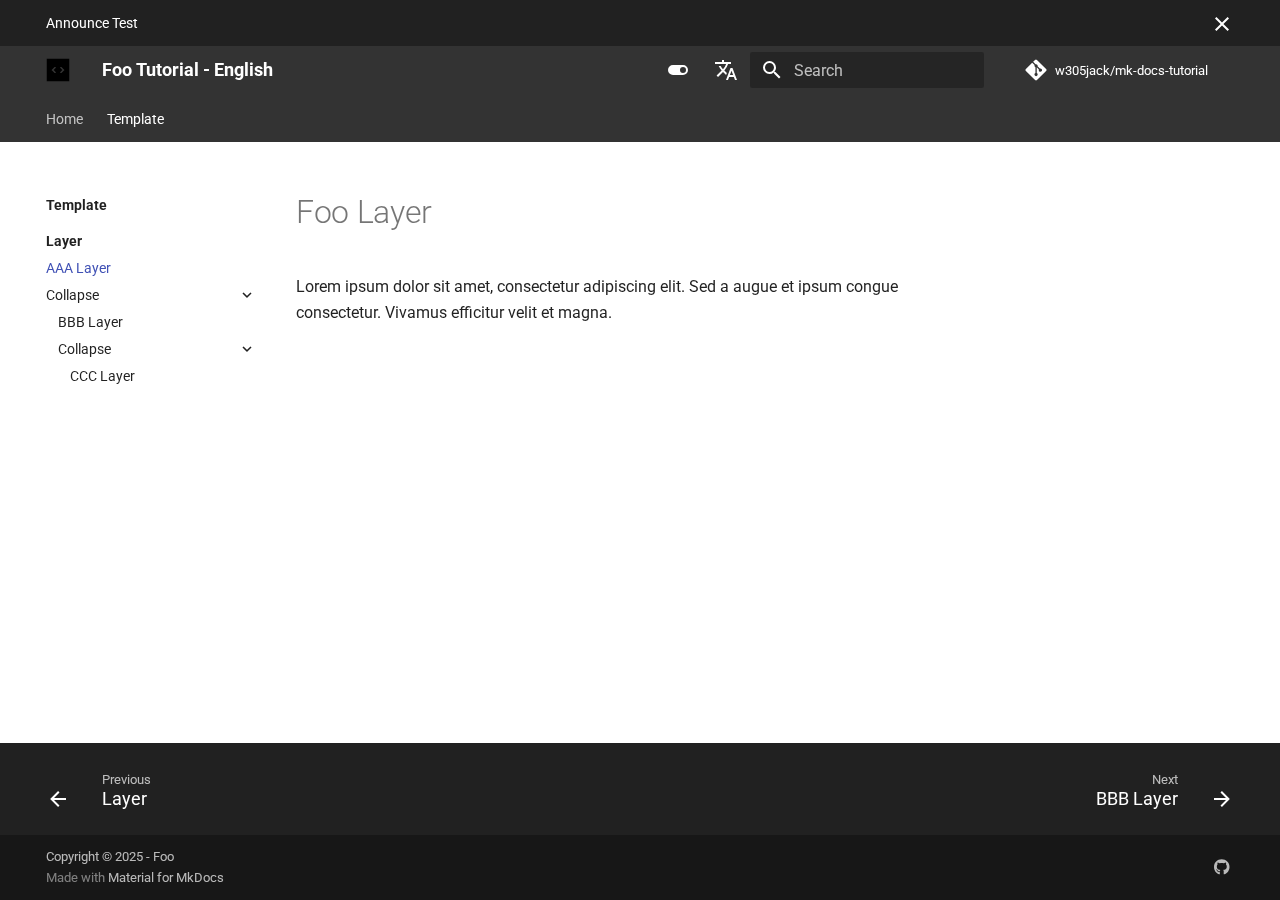
<file: en/aaa-layer/aaa-layer/index.html>
<!doctype html>
<html lang="en" class="no-js">
  <head>
    
      <meta charset="utf-8">
      <meta name="viewport" content="width=device-width,initial-scale=1">
      
        <meta name="description" content="Lorem ipsum dolor sit amet, consectetur adipiscing elit. Sed egestas et ipsum sit amet pretium. Quisque sed ipsum sed lorem.">
      
      
        <meta name="author" content="Jack">
      
      
        <link rel="canonical" href="https://w305jack.github.io/mk-docs-tutorial/en/aaa-layer/aaa-layer/">
      
      
        <link rel="prev" href="../">
      
      
        <link rel="next" href="../bbb-layer/bbb-layer/">
      
      
      <link rel="icon" href="../../assets/images/favicon.ico">
      <meta name="generator" content="mkdocs-1.6.1, mkdocs-material-9.6.3">
    
    
      
        <title>AAA Layer - Foo Tutorial - English</title>
      
    
    
      <link rel="stylesheet" href="../../assets/stylesheets/main.d7758b05.min.css">
      
        
        <link rel="stylesheet" href="../../assets/stylesheets/palette.06af60db.min.css">
      
      


    
    
      
    
    
      
        
        
        <link rel="preconnect" href="https://fonts.gstatic.com" crossorigin>
        <link rel="stylesheet" href="https://fonts.googleapis.com/css?family=Roboto:300,300i,400,400i,700,700i%7CRoboto+Mono:400,400i,700,700i&display=fallback">
        <style>:root{--md-text-font:"Roboto";--md-code-font:"Roboto Mono"}</style>
      
    
    
      <link rel="stylesheet" href="../../assets/stylesheets/extra.css">
    
    <script>__md_scope=new URL("../..",location),__md_hash=e=>[...e].reduce(((e,_)=>(e<<5)-e+_.charCodeAt(0)),0),__md_get=(e,_=localStorage,t=__md_scope)=>JSON.parse(_.getItem(t.pathname+"."+e)),__md_set=(e,_,t=localStorage,a=__md_scope)=>{try{t.setItem(a.pathname+"."+e,JSON.stringify(_))}catch(e){}}</script>
    
      
  


  
  

<script id="__analytics">function __md_analytics(){function e(){dataLayer.push(arguments)}window.dataLayer=window.dataLayer||[],e("js",new Date),e("config","G-XXXXXXXXXX"),document.addEventListener("DOMContentLoaded",(function(){document.forms.search&&document.forms.search.query.addEventListener("blur",(function(){this.value&&e("event","search",{search_term:this.value})}));document$.subscribe((function(){var t=document.forms.feedback;if(void 0!==t)for(var a of t.querySelectorAll("[type=submit]"))a.addEventListener("click",(function(a){a.preventDefault();var n=document.location.pathname,d=this.getAttribute("data-md-value");e("event","feedback",{page:n,data:d}),t.firstElementChild.disabled=!0;var r=t.querySelector(".md-feedback__note [data-md-value='"+d+"']");r&&(r.hidden=!1)})),t.hidden=!1})),location$.subscribe((function(t){e("config","G-XXXXXXXXXX",{page_path:t.pathname})}))}));var t=document.createElement("script");t.async=!0,t.src="https://www.googletagmanager.com/gtag/js?id=G-XXXXXXXXXX",document.getElementById("__analytics").insertAdjacentElement("afterEnd",t)}</script>
  
    <script>"undefined"!=typeof __md_analytics&&__md_analytics()</script>
  

    
    
    
  </head>
  
  
    
    
      
    
    
    
    
    <body dir="ltr" data-md-color-scheme="default" data-md-color-primary="indigo" data-md-color-accent="indigo">
  
    
    <input class="md-toggle" data-md-toggle="drawer" type="checkbox" id="__drawer" autocomplete="off">
    <input class="md-toggle" data-md-toggle="search" type="checkbox" id="__search" autocomplete="off">
    <label class="md-overlay" for="__drawer"></label>
    <div data-md-component="skip">
      
        
        <a href="#foo-layer" class="md-skip">
          Skip to content
        </a>
      
    </div>
    <div data-md-component="announce">
      
        <aside class="md-banner">
          <div class="md-banner__inner md-grid md-typeset">
            
              <button class="md-banner__button md-icon" aria-label="Don't show this again">
                
                <svg xmlns="http://www.w3.org/2000/svg" viewBox="0 0 24 24"><path d="M19 6.41 17.59 5 12 10.59 6.41 5 5 6.41 10.59 12 5 17.59 6.41 19 12 13.41 17.59 19 19 17.59 13.41 12z"/></svg>
              </button>
            
            
  Announce Test

          </div>
          
            <script>var el=document.querySelector("[data-md-component=announce]");if(el){var content=el.querySelector(".md-typeset");__md_hash(content.innerHTML)===__md_get("__announce")&&(el.hidden=!0)}</script>
          
        </aside>
      
    </div>
    
    
      

<header class="md-header" data-md-component="header">
  <nav class="md-header__inner md-grid" aria-label="Header">
    <a href="../.." title="Foo Tutorial - English" class="md-header__button md-logo" aria-label="Foo Tutorial - English" data-md-component="logo">
      
  <img src="../../assets/images/logo.svg" alt="logo">

    </a>
    <label class="md-header__button md-icon" for="__drawer">
      
      <svg xmlns="http://www.w3.org/2000/svg" viewBox="0 0 24 24"><path d="M3 6h18v2H3zm0 5h18v2H3zm0 5h18v2H3z"/></svg>
    </label>
    <div class="md-header__title" data-md-component="header-title">
      <div class="md-header__ellipsis">
        <div class="md-header__topic">
          <span class="md-ellipsis">
            Foo Tutorial - English
          </span>
        </div>
        <div class="md-header__topic" data-md-component="header-topic">
          <span class="md-ellipsis">
            
              AAA Layer
            
          </span>
        </div>
      </div>
    </div>
    
      
        <form class="md-header__option" data-md-component="palette">
  
    
    
    
    <input class="md-option" data-md-color-media="(prefers-color-scheme: light)" data-md-color-scheme="default" data-md-color-primary="indigo" data-md-color-accent="indigo"  aria-label="Switch to dark mode"  type="radio" name="__palette" id="__palette_0">
    
      <label class="md-header__button md-icon" title="Switch to dark mode" for="__palette_1" hidden>
        <svg xmlns="http://www.w3.org/2000/svg" viewBox="0 0 24 24"><path d="M17 7H7a5 5 0 0 0-5 5 5 5 0 0 0 5 5h10a5 5 0 0 0 5-5 5 5 0 0 0-5-5m0 8a3 3 0 0 1-3-3 3 3 0 0 1 3-3 3 3 0 0 1 3 3 3 3 0 0 1-3 3"/></svg>
      </label>
    
  
    
    
    
    <input class="md-option" data-md-color-media="(prefers-color-scheme: dark)" data-md-color-scheme="slate" data-md-color-primary="black" data-md-color-accent="indigo"  aria-label="Switch to light mode"  type="radio" name="__palette" id="__palette_1">
    
      <label class="md-header__button md-icon" title="Switch to light mode" for="__palette_0" hidden>
        <svg xmlns="http://www.w3.org/2000/svg" viewBox="0 0 24 24"><path d="M17 7H7a5 5 0 0 0-5 5 5 5 0 0 0 5 5h10a5 5 0 0 0 5-5 5 5 0 0 0-5-5M7 15a3 3 0 0 1-3-3 3 3 0 0 1 3-3 3 3 0 0 1 3 3 3 3 0 0 1-3 3"/></svg>
      </label>
    
  
</form>
      
    
    
      <script>var palette=__md_get("__palette");if(palette&&palette.color){if("(prefers-color-scheme)"===palette.color.media){var media=matchMedia("(prefers-color-scheme: light)"),input=document.querySelector(media.matches?"[data-md-color-media='(prefers-color-scheme: light)']":"[data-md-color-media='(prefers-color-scheme: dark)']");palette.color.media=input.getAttribute("data-md-color-media"),palette.color.scheme=input.getAttribute("data-md-color-scheme"),palette.color.primary=input.getAttribute("data-md-color-primary"),palette.color.accent=input.getAttribute("data-md-color-accent")}for(var[key,value]of Object.entries(palette.color))document.body.setAttribute("data-md-color-"+key,value)}</script>
    
    
      <div class="md-header__option">
  <div class="md-select">
    
    <button class="md-header__button md-icon" aria-label="Select language">
      <svg xmlns="http://www.w3.org/2000/svg" viewBox="0 0 24 24"><path d="m12.87 15.07-2.54-2.51.03-.03A17.5 17.5 0 0 0 14.07 6H17V4h-7V2H8v2H1v2h11.17C11.5 7.92 10.44 9.75 9 11.35 8.07 10.32 7.3 9.19 6.69 8h-2c.73 1.63 1.73 3.17 2.98 4.56l-5.09 5.02L4 19l5-5 3.11 3.11zM18.5 10h-2L12 22h2l1.12-3h4.75L21 22h2zm-2.62 7 1.62-4.33L19.12 17z"/></svg>
    </button>
    <div class="md-select__inner">
      <ul class="md-select__list">
        
          <li class="md-select__item">
            <a href="https://w305jack.github.io/mk-docs-tutorial/" hreflang="zh-TW" class="md-select__link">
              中文
            </a>
          </li>
        
          <li class="md-select__item">
            <a href="https://w305jack.github.io/mk-docs-tutorial/en/" hreflang="en" class="md-select__link">
              English
            </a>
          </li>
        
      </ul>
    </div>
  </div>
</div>
    
    
      <label class="md-header__button md-icon" for="__search">
        
        <svg xmlns="http://www.w3.org/2000/svg" viewBox="0 0 24 24"><path d="M9.5 3A6.5 6.5 0 0 1 16 9.5c0 1.61-.59 3.09-1.56 4.23l.27.27h.79l5 5-1.5 1.5-5-5v-.79l-.27-.27A6.52 6.52 0 0 1 9.5 16 6.5 6.5 0 0 1 3 9.5 6.5 6.5 0 0 1 9.5 3m0 2C7 5 5 7 5 9.5S7 14 9.5 14 14 12 14 9.5 12 5 9.5 5"/></svg>
      </label>
      <div class="md-search" data-md-component="search" role="dialog">
  <label class="md-search__overlay" for="__search"></label>
  <div class="md-search__inner" role="search">
    <form class="md-search__form" name="search">
      <input type="text" class="md-search__input" name="query" aria-label="Search" placeholder="Search" autocapitalize="off" autocorrect="off" autocomplete="off" spellcheck="false" data-md-component="search-query" required>
      <label class="md-search__icon md-icon" for="__search">
        
        <svg xmlns="http://www.w3.org/2000/svg" viewBox="0 0 24 24"><path d="M9.5 3A6.5 6.5 0 0 1 16 9.5c0 1.61-.59 3.09-1.56 4.23l.27.27h.79l5 5-1.5 1.5-5-5v-.79l-.27-.27A6.52 6.52 0 0 1 9.5 16 6.5 6.5 0 0 1 3 9.5 6.5 6.5 0 0 1 9.5 3m0 2C7 5 5 7 5 9.5S7 14 9.5 14 14 12 14 9.5 12 5 9.5 5"/></svg>
        
        <svg xmlns="http://www.w3.org/2000/svg" viewBox="0 0 24 24"><path d="M20 11v2H8l5.5 5.5-1.42 1.42L4.16 12l7.92-7.92L13.5 5.5 8 11z"/></svg>
      </label>
      <nav class="md-search__options" aria-label="Search">
        
          <a href="javascript:void(0)" class="md-search__icon md-icon" title="Share" aria-label="Share" data-clipboard data-clipboard-text="" data-md-component="search-share" tabindex="-1">
            
            <svg xmlns="http://www.w3.org/2000/svg" viewBox="0 0 24 24"><path d="M18 16.08c-.76 0-1.44.3-1.96.77L8.91 12.7c.05-.23.09-.46.09-.7s-.04-.47-.09-.7l7.05-4.11c.54.5 1.25.81 2.04.81a3 3 0 0 0 3-3 3 3 0 0 0-3-3 3 3 0 0 0-3 3c0 .24.04.47.09.7L8.04 9.81C7.5 9.31 6.79 9 6 9a3 3 0 0 0-3 3 3 3 0 0 0 3 3c.79 0 1.5-.31 2.04-.81l7.12 4.15c-.05.21-.08.43-.08.66 0 1.61 1.31 2.91 2.92 2.91s2.92-1.3 2.92-2.91A2.92 2.92 0 0 0 18 16.08"/></svg>
          </a>
        
        <button type="reset" class="md-search__icon md-icon" title="Clear" aria-label="Clear" tabindex="-1">
          
          <svg xmlns="http://www.w3.org/2000/svg" viewBox="0 0 24 24"><path d="M19 6.41 17.59 5 12 10.59 6.41 5 5 6.41 10.59 12 5 17.59 6.41 19 12 13.41 17.59 19 19 17.59 13.41 12z"/></svg>
        </button>
      </nav>
      
        <div class="md-search__suggest" data-md-component="search-suggest"></div>
      
    </form>
    <div class="md-search__output">
      <div class="md-search__scrollwrap" tabindex="0" data-md-scrollfix>
        <div class="md-search-result" data-md-component="search-result">
          <div class="md-search-result__meta">
            Initializing search
          </div>
          <ol class="md-search-result__list" role="presentation"></ol>
        </div>
      </div>
    </div>
  </div>
</div>
    
    
      <div class="md-header__source">
        <a href="https://github.com/w305jack/mk-docs-tutorial" title="Go to repository" class="md-source" data-md-component="source">
  <div class="md-source__icon md-icon">
    
    <svg xmlns="http://www.w3.org/2000/svg" viewBox="0 0 448 512"><!--! Font Awesome Free 6.7.2 by @fontawesome - https://fontawesome.com License - https://fontawesome.com/license/free (Icons: CC BY 4.0, Fonts: SIL OFL 1.1, Code: MIT License) Copyright 2024 Fonticons, Inc.--><path d="M439.55 236.05 244 40.45a28.87 28.87 0 0 0-40.81 0l-40.66 40.63 51.52 51.52c27.06-9.14 52.68 16.77 43.39 43.68l49.66 49.66c34.23-11.8 61.18 31 35.47 56.69-26.49 26.49-70.21-2.87-56-37.34L240.22 199v121.85c25.3 12.54 22.26 41.85 9.08 55a34.34 34.34 0 0 1-48.55 0c-17.57-17.6-11.07-46.91 11.25-56v-123c-20.8-8.51-24.6-30.74-18.64-45L142.57 101 8.45 235.14a28.86 28.86 0 0 0 0 40.81l195.61 195.6a28.86 28.86 0 0 0 40.8 0l194.69-194.69a28.86 28.86 0 0 0 0-40.81"/></svg>
  </div>
  <div class="md-source__repository">
    w305jack/mk-docs-tutorial
  </div>
</a>
      </div>
    
  </nav>
  
</header>
    
    <div class="md-container" data-md-component="container">
      
      
        
          
            
<nav class="md-tabs" aria-label="Tabs" data-md-component="tabs">
  <div class="md-grid">
    <ul class="md-tabs__list">
      
        
  
  
  
    <li class="md-tabs__item">
      <a href="../.." class="md-tabs__link">
        
  
    
  
  Home

      </a>
    </li>
  

      
        
  
  
    
  
  
    
    
      <li class="md-tabs__item md-tabs__item--active">
        <a href="../../template/" class="md-tabs__link">
          
  
    
  
  Template

        </a>
      </li>
    
  

      
    </ul>
  </div>
</nav>
          
        
      
      <main class="md-main" data-md-component="main">
        <div class="md-main__inner md-grid">
          
            
              
              <div class="md-sidebar md-sidebar--primary" data-md-component="sidebar" data-md-type="navigation" >
                <div class="md-sidebar__scrollwrap">
                  <div class="md-sidebar__inner">
                    


  


<nav class="md-nav md-nav--primary md-nav--lifted" aria-label="Navigation" data-md-level="0">
  <label class="md-nav__title" for="__drawer">
    <a href="../.." title="Foo Tutorial - English" class="md-nav__button md-logo" aria-label="Foo Tutorial - English" data-md-component="logo">
      
  <img src="../../assets/images/logo.svg" alt="logo">

    </a>
    Foo Tutorial - English
  </label>
  
    <div class="md-nav__source">
      <a href="https://github.com/w305jack/mk-docs-tutorial" title="Go to repository" class="md-source" data-md-component="source">
  <div class="md-source__icon md-icon">
    
    <svg xmlns="http://www.w3.org/2000/svg" viewBox="0 0 448 512"><!--! Font Awesome Free 6.7.2 by @fontawesome - https://fontawesome.com License - https://fontawesome.com/license/free (Icons: CC BY 4.0, Fonts: SIL OFL 1.1, Code: MIT License) Copyright 2024 Fonticons, Inc.--><path d="M439.55 236.05 244 40.45a28.87 28.87 0 0 0-40.81 0l-40.66 40.63 51.52 51.52c27.06-9.14 52.68 16.77 43.39 43.68l49.66 49.66c34.23-11.8 61.18 31 35.47 56.69-26.49 26.49-70.21-2.87-56-37.34L240.22 199v121.85c25.3 12.54 22.26 41.85 9.08 55a34.34 34.34 0 0 1-48.55 0c-17.57-17.6-11.07-46.91 11.25-56v-123c-20.8-8.51-24.6-30.74-18.64-45L142.57 101 8.45 235.14a28.86 28.86 0 0 0 0 40.81l195.61 195.6a28.86 28.86 0 0 0 40.8 0l194.69-194.69a28.86 28.86 0 0 0 0-40.81"/></svg>
  </div>
  <div class="md-source__repository">
    w305jack/mk-docs-tutorial
  </div>
</a>
    </div>
  
  <ul class="md-nav__list" data-md-scrollfix>
    
      
      
  
  
  
  
    <li class="md-nav__item">
      <a href="../.." class="md-nav__link">
        
  
  <span class="md-ellipsis">
    Home
    
  </span>
  

      </a>
    </li>
  

    
      
      
  
  
    
  
  
  
    
    
      
        
          
        
      
        
      
    
    
      
        
        
      
      
        
      
    
    
    <li class="md-nav__item md-nav__item--active md-nav__item--section md-nav__item--nested">
      
        
        
        <input class="md-nav__toggle md-toggle " type="checkbox" id="__nav_2" checked>
        
          
          
          <div class="md-nav__link md-nav__container">
            <a href="../../template/" class="md-nav__link ">
              
  
  <span class="md-ellipsis">
    Template
    
  </span>
  

            </a>
            
              
              <label class="md-nav__link " for="__nav_2" id="__nav_2_label" tabindex="">
                <span class="md-nav__icon md-icon"></span>
              </label>
            
          </div>
        
        <nav class="md-nav" data-md-level="1" aria-labelledby="__nav_2_label" aria-expanded="true">
          <label class="md-nav__title" for="__nav_2">
            <span class="md-nav__icon md-icon"></span>
            Template
          </label>
          <ul class="md-nav__list" data-md-scrollfix>
            
              
            
              
                
  
  
    
  
  
  
    
    
      
        
          
        
      
        
      
        
      
    
    
      
      
        
          
          
        
      
    
    
    <li class="md-nav__item md-nav__item--active md-nav__item--section md-nav__item--nested">
      
        
        
        <input class="md-nav__toggle md-toggle " type="checkbox" id="__nav_2_2" checked>
        
          
          
          <div class="md-nav__link md-nav__container">
            <a href="../" class="md-nav__link ">
              
  
  <span class="md-ellipsis">
    Layer
    
  </span>
  

            </a>
            
              
              <label class="md-nav__link " for="__nav_2_2" id="__nav_2_2_label" tabindex="">
                <span class="md-nav__icon md-icon"></span>
              </label>
            
          </div>
        
        <nav class="md-nav" data-md-level="2" aria-labelledby="__nav_2_2_label" aria-expanded="true">
          <label class="md-nav__title" for="__nav_2_2">
            <span class="md-nav__icon md-icon"></span>
            Layer
          </label>
          <ul class="md-nav__list" data-md-scrollfix>
            
              
            
              
                
  
  
    
  
  
  
    <li class="md-nav__item md-nav__item--active">
      
      <input class="md-nav__toggle md-toggle" type="checkbox" id="__toc">
      
      
        
      
      
      <a href="./" class="md-nav__link md-nav__link--active">
        
  
  <span class="md-ellipsis">
    AAA Layer
    
  </span>
  

      </a>
      
    </li>
  

              
            
              
                
  
  
  
  
    
    
      
        
      
        
      
    
    
      
      
        
      
    
    
    <li class="md-nav__item md-nav__item--nested">
      
        
        
          
        
        <input class="md-nav__toggle md-toggle md-toggle--indeterminate" type="checkbox" id="__nav_2_2_3" >
        
          
          <label class="md-nav__link" for="__nav_2_2_3" id="__nav_2_2_3_label" tabindex="0">
            
  
  <span class="md-ellipsis">
    Collapse
    
  </span>
  

            <span class="md-nav__icon md-icon"></span>
          </label>
        
        <nav class="md-nav" data-md-level="3" aria-labelledby="__nav_2_2_3_label" aria-expanded="false">
          <label class="md-nav__title" for="__nav_2_2_3">
            <span class="md-nav__icon md-icon"></span>
            Collapse
          </label>
          <ul class="md-nav__list" data-md-scrollfix>
            
              
                
  
  
  
  
    <li class="md-nav__item">
      <a href="../bbb-layer/bbb-layer/" class="md-nav__link">
        
  
  <span class="md-ellipsis">
    BBB Layer
    
  </span>
  

      </a>
    </li>
  

              
            
              
                
  
  
  
  
    
    
      
        
      
    
    
      
      
        
      
    
    
    <li class="md-nav__item md-nav__item--nested">
      
        
        
          
        
        <input class="md-nav__toggle md-toggle md-toggle--indeterminate" type="checkbox" id="__nav_2_2_3_2" >
        
          
          <label class="md-nav__link" for="__nav_2_2_3_2" id="__nav_2_2_3_2_label" tabindex="0">
            
  
  <span class="md-ellipsis">
    Collapse
    
  </span>
  

            <span class="md-nav__icon md-icon"></span>
          </label>
        
        <nav class="md-nav" data-md-level="4" aria-labelledby="__nav_2_2_3_2_label" aria-expanded="false">
          <label class="md-nav__title" for="__nav_2_2_3_2">
            <span class="md-nav__icon md-icon"></span>
            Collapse
          </label>
          <ul class="md-nav__list" data-md-scrollfix>
            
              
                
  
  
  
  
    <li class="md-nav__item">
      <a href="../bbb-layer/ccc-layer/ccc-layer/" class="md-nav__link">
        
  
  <span class="md-ellipsis">
    CCC Layer
    
  </span>
  

      </a>
    </li>
  

              
            
          </ul>
        </nav>
      
    </li>
  

              
            
          </ul>
        </nav>
      
    </li>
  

              
            
          </ul>
        </nav>
      
    </li>
  

              
            
          </ul>
        </nav>
      
    </li>
  

    
  </ul>
</nav>
                  </div>
                </div>
              </div>
            
            
              
              <div class="md-sidebar md-sidebar--secondary" data-md-component="sidebar" data-md-type="toc" >
                <div class="md-sidebar__scrollwrap">
                  <div class="md-sidebar__inner">
                    

<nav class="md-nav md-nav--secondary" aria-label="Table of contents">
  
  
  
    
  
  
</nav>
                  </div>
                </div>
              </div>
            
          
          
            <div class="md-content" data-md-component="content">
              <article class="md-content__inner md-typeset">
                
                  


  
  


<h1 id="foo-layer">Foo Layer<a class="headerlink" href="#foo-layer" title="Permanent link">&para;</a></h1>
<p>Lorem ipsum dolor sit amet, consectetur adipiscing elit. Sed a augue et ipsum congue consectetur. Vivamus efficitur velit et magna.</p>









  




                
              </article>
            </div>
          
          
  <script>var tabs=__md_get("__tabs");if(Array.isArray(tabs))e:for(var set of document.querySelectorAll(".tabbed-set")){var labels=set.querySelector(".tabbed-labels");for(var tab of tabs)for(var label of labels.getElementsByTagName("label"))if(label.innerText.trim()===tab){var input=document.getElementById(label.htmlFor);input.checked=!0;continue e}}</script>

<script>var target=document.getElementById(location.hash.slice(1));target&&target.name&&(target.checked=target.name.startsWith("__tabbed_"))</script>
        </div>
        
          <button type="button" class="md-top md-icon" data-md-component="top" hidden>
  
  <svg xmlns="http://www.w3.org/2000/svg" viewBox="0 0 24 24"><path d="M13 20h-2V8l-5.5 5.5-1.42-1.42L12 4.16l7.92 7.92-1.42 1.42L13 8z"/></svg>
  Back to top
</button>
        
      </main>
      
        <footer class="md-footer">
  
    
      
      <nav class="md-footer__inner md-grid" aria-label="Footer" >
        
          
          <a href="../" class="md-footer__link md-footer__link--prev" aria-label="Previous: Layer">
            <div class="md-footer__button md-icon">
              
              <svg xmlns="http://www.w3.org/2000/svg" viewBox="0 0 24 24"><path d="M20 11v2H8l5.5 5.5-1.42 1.42L4.16 12l7.92-7.92L13.5 5.5 8 11z"/></svg>
            </div>
            <div class="md-footer__title">
              <span class="md-footer__direction">
                Previous
              </span>
              <div class="md-ellipsis">
                Layer
              </div>
            </div>
          </a>
        
        
          
          <a href="../bbb-layer/bbb-layer/" class="md-footer__link md-footer__link--next" aria-label="Next: BBB Layer">
            <div class="md-footer__title">
              <span class="md-footer__direction">
                Next
              </span>
              <div class="md-ellipsis">
                BBB Layer
              </div>
            </div>
            <div class="md-footer__button md-icon">
              
              <svg xmlns="http://www.w3.org/2000/svg" viewBox="0 0 24 24"><path d="M4 11v2h12l-5.5 5.5 1.42 1.42L19.84 12l-7.92-7.92L10.5 5.5 16 11z"/></svg>
            </div>
          </a>
        
      </nav>
    
  
  <div class="md-footer-meta md-typeset">
    <div class="md-footer-meta__inner md-grid">
      <div class="md-copyright">
  
    <div class="md-copyright__highlight">
      Copyright &copy; 2025 - Foo
    </div>
  
  
    Made with
    <a href="https://squidfunk.github.io/mkdocs-material/" target="_blank" rel="noopener">
      Material for MkDocs
    </a>
  
</div>
      
        <div class="md-social">
  
    
    
    
    
      
      
    
    <a href="https://github.com/w305jack" target="_blank" rel="noopener" title="github.com" class="md-social__link">
      <svg xmlns="http://www.w3.org/2000/svg" viewBox="0 0 496 512"><!--! Font Awesome Free 6.7.2 by @fontawesome - https://fontawesome.com License - https://fontawesome.com/license/free (Icons: CC BY 4.0, Fonts: SIL OFL 1.1, Code: MIT License) Copyright 2024 Fonticons, Inc.--><path d="M165.9 397.4c0 2-2.3 3.6-5.2 3.6-3.3.3-5.6-1.3-5.6-3.6 0-2 2.3-3.6 5.2-3.6 3-.3 5.6 1.3 5.6 3.6m-31.1-4.5c-.7 2 1.3 4.3 4.3 4.9 2.6 1 5.6 0 6.2-2s-1.3-4.3-4.3-5.2c-2.6-.7-5.5.3-6.2 2.3m44.2-1.7c-2.9.7-4.9 2.6-4.6 4.9.3 2 2.9 3.3 5.9 2.6 2.9-.7 4.9-2.6 4.6-4.6-.3-1.9-3-3.2-5.9-2.9M244.8 8C106.1 8 0 113.3 0 252c0 110.9 69.8 205.8 169.5 239.2 12.8 2.3 17.3-5.6 17.3-12.1 0-6.2-.3-40.4-.3-61.4 0 0-70 15-84.7-29.8 0 0-11.4-29.1-27.8-36.6 0 0-22.9-15.7 1.6-15.4 0 0 24.9 2 38.6 25.8 21.9 38.6 58.6 27.5 72.9 20.9 2.3-16 8.8-27.1 16-33.7-55.9-6.2-112.3-14.3-112.3-110.5 0-27.5 7.6-41.3 23.6-58.9-2.6-6.5-11.1-33.3 2.6-67.9 20.9-6.5 69 27 69 27 20-5.6 41.5-8.5 62.8-8.5s42.8 2.9 62.8 8.5c0 0 48.1-33.6 69-27 13.7 34.7 5.2 61.4 2.6 67.9 16 17.7 25.8 31.5 25.8 58.9 0 96.5-58.9 104.2-114.8 110.5 9.2 7.9 17 22.9 17 46.4 0 33.7-.3 75.4-.3 83.6 0 6.5 4.6 14.4 17.3 12.1C428.2 457.8 496 362.9 496 252 496 113.3 383.5 8 244.8 8M97.2 352.9c-1.3 1-1 3.3.7 5.2 1.6 1.6 3.9 2.3 5.2 1 1.3-1 1-3.3-.7-5.2-1.6-1.6-3.9-2.3-5.2-1m-10.8-8.1c-.7 1.3.3 2.9 2.3 3.9 1.6 1 3.6.7 4.3-.7.7-1.3-.3-2.9-2.3-3.9-2-.6-3.6-.3-4.3.7m32.4 35.6c-1.6 1.3-1 4.3 1.3 6.2 2.3 2.3 5.2 2.6 6.5 1 1.3-1.3.7-4.3-1.3-6.2-2.2-2.3-5.2-2.6-6.5-1m-11.4-14.7c-1.6 1-1.6 3.6 0 5.9s4.3 3.3 5.6 2.3c1.6-1.3 1.6-3.9 0-6.2-1.4-2.3-4-3.3-5.6-2"/></svg>
    </a>
  
</div>
      
    </div>
  </div>
</footer>
      
    </div>
    <div class="md-dialog" data-md-component="dialog">
      <div class="md-dialog__inner md-typeset"></div>
    </div>
    
    
    <script id="__config" type="application/json">{"base": "../..", "features": ["announce.dismiss", "content.code.annotate", "content.code.copy", "content.tabs.link", "content.tooltips", "navigation.indexes", "navigation.tabs", "navigation.sections", "navigation.expand", "navigation.top", "navigation.tracking", "navigation.footer", "search.highlight", "search.share", "search.suggest", "toc.follow"], "search": "../../assets/javascripts/workers/search.f8cc74c7.min.js", "translations": {"clipboard.copied": "Copied to clipboard", "clipboard.copy": "Copy to clipboard", "search.result.more.one": "1 more on this page", "search.result.more.other": "# more on this page", "search.result.none": "No matching documents", "search.result.one": "1 matching document", "search.result.other": "# matching documents", "search.result.placeholder": "Type to start searching", "search.result.term.missing": "Missing", "select.version": "Select version"}}</script>
    
    
      <script src="../../assets/javascripts/bundle.f1b6f286.min.js"></script>
      
    
  </body>
</html>
</file>
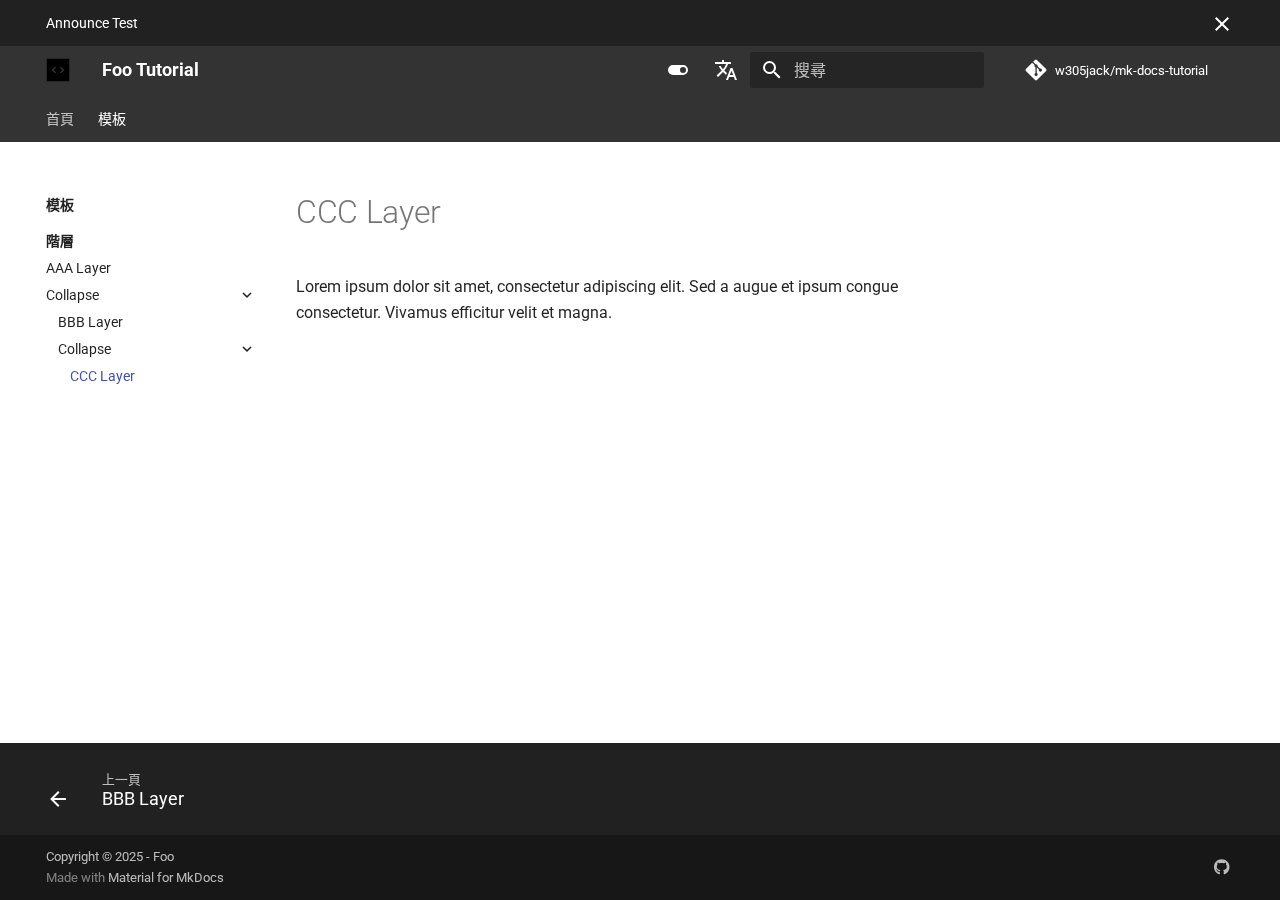
<file: aaa-layer/bbb-layer/ccc-layer/ccc-layer/index.html>
<!doctype html>
<html lang="zh-TW" class="no-js">
  <head>
    
      <meta charset="utf-8">
      <meta name="viewport" content="width=device-width,initial-scale=1">
      
        <meta name="description" content="Lorem ipsum dolor sit amet, consectetur adipiscing elit. Sed egestas et ipsum sit amet pretium. Quisque sed ipsum sed lorem.">
      
      
        <meta name="author" content="Jack">
      
      
        <link rel="canonical" href="https://w305jack.github.io/mk-docs-tutorial/aaa-layer/bbb-layer/ccc-layer/ccc-layer/">
      
      
        <link rel="prev" href="../../bbb-layer/">
      
      
      
      <link rel="icon" href="../../../../assets/images/favicon.ico">
      <meta name="generator" content="mkdocs-1.6.1, mkdocs-material-9.6.3">
    
    
      
        <title>CCC Layer - Foo Tutorial</title>
      
    
    
      <link rel="stylesheet" href="../../../../assets/stylesheets/main.d7758b05.min.css">
      
        
        <link rel="stylesheet" href="../../../../assets/stylesheets/palette.06af60db.min.css">
      
      


    
    
      
    
    
      
        
        
        <link rel="preconnect" href="https://fonts.gstatic.com" crossorigin>
        <link rel="stylesheet" href="https://fonts.googleapis.com/css?family=Roboto:300,300i,400,400i,700,700i%7CRoboto+Mono:400,400i,700,700i&display=fallback">
        <style>:root{--md-text-font:"Roboto";--md-code-font:"Roboto Mono"}</style>
      
    
    
      <link rel="stylesheet" href="../../../../assets/stylesheets/extra.css">
    
    <script>__md_scope=new URL("../../../..",location),__md_hash=e=>[...e].reduce(((e,_)=>(e<<5)-e+_.charCodeAt(0)),0),__md_get=(e,_=localStorage,t=__md_scope)=>JSON.parse(_.getItem(t.pathname+"."+e)),__md_set=(e,_,t=localStorage,a=__md_scope)=>{try{t.setItem(a.pathname+"."+e,JSON.stringify(_))}catch(e){}}</script>
    
      
  


  
  

<script id="__analytics">function __md_analytics(){function e(){dataLayer.push(arguments)}window.dataLayer=window.dataLayer||[],e("js",new Date),e("config","G-XXXXXXXXXX"),document.addEventListener("DOMContentLoaded",(function(){document.forms.search&&document.forms.search.query.addEventListener("blur",(function(){this.value&&e("event","search",{search_term:this.value})}));document$.subscribe((function(){var t=document.forms.feedback;if(void 0!==t)for(var a of t.querySelectorAll("[type=submit]"))a.addEventListener("click",(function(a){a.preventDefault();var n=document.location.pathname,d=this.getAttribute("data-md-value");e("event","feedback",{page:n,data:d}),t.firstElementChild.disabled=!0;var r=t.querySelector(".md-feedback__note [data-md-value='"+d+"']");r&&(r.hidden=!1)})),t.hidden=!1})),location$.subscribe((function(t){e("config","G-XXXXXXXXXX",{page_path:t.pathname})}))}));var t=document.createElement("script");t.async=!0,t.src="https://www.googletagmanager.com/gtag/js?id=G-XXXXXXXXXX",document.getElementById("__analytics").insertAdjacentElement("afterEnd",t)}</script>
  
    <script>"undefined"!=typeof __md_analytics&&__md_analytics()</script>
  

    
    
    
  </head>
  
  
    
    
      
    
    
    
    
    <body dir="ltr" data-md-color-scheme="default" data-md-color-primary="indigo" data-md-color-accent="indigo">
  
    
    <input class="md-toggle" data-md-toggle="drawer" type="checkbox" id="__drawer" autocomplete="off">
    <input class="md-toggle" data-md-toggle="search" type="checkbox" id="__search" autocomplete="off">
    <label class="md-overlay" for="__drawer"></label>
    <div data-md-component="skip">
      
        
        <a href="#ccc-layer" class="md-skip">
          跳轉到
        </a>
      
    </div>
    <div data-md-component="announce">
      
        <aside class="md-banner">
          <div class="md-banner__inner md-grid md-typeset">
            
              <button class="md-banner__button md-icon" aria-label="不再顯示此訊息">
                
                <svg xmlns="http://www.w3.org/2000/svg" viewBox="0 0 24 24"><path d="M19 6.41 17.59 5 12 10.59 6.41 5 5 6.41 10.59 12 5 17.59 6.41 19 12 13.41 17.59 19 19 17.59 13.41 12z"/></svg>
              </button>
            
            
  Announce Test

          </div>
          
            <script>var el=document.querySelector("[data-md-component=announce]");if(el){var content=el.querySelector(".md-typeset");__md_hash(content.innerHTML)===__md_get("__announce")&&(el.hidden=!0)}</script>
          
        </aside>
      
    </div>
    
    
      

<header class="md-header" data-md-component="header">
  <nav class="md-header__inner md-grid" aria-label="頁首">
    <a href="../../../.." title="Foo Tutorial" class="md-header__button md-logo" aria-label="Foo Tutorial" data-md-component="logo">
      
  <img src="../../../../assets/images/logo.svg" alt="logo">

    </a>
    <label class="md-header__button md-icon" for="__drawer">
      
      <svg xmlns="http://www.w3.org/2000/svg" viewBox="0 0 24 24"><path d="M3 6h18v2H3zm0 5h18v2H3zm0 5h18v2H3z"/></svg>
    </label>
    <div class="md-header__title" data-md-component="header-title">
      <div class="md-header__ellipsis">
        <div class="md-header__topic">
          <span class="md-ellipsis">
            Foo Tutorial
          </span>
        </div>
        <div class="md-header__topic" data-md-component="header-topic">
          <span class="md-ellipsis">
            
              CCC Layer
            
          </span>
        </div>
      </div>
    </div>
    
      
        <form class="md-header__option" data-md-component="palette">
  
    
    
    
    <input class="md-option" data-md-color-media="(prefers-color-scheme: light)" data-md-color-scheme="default" data-md-color-primary="indigo" data-md-color-accent="indigo"  aria-label="Switch to dark mode"  type="radio" name="__palette" id="__palette_0">
    
      <label class="md-header__button md-icon" title="Switch to dark mode" for="__palette_1" hidden>
        <svg xmlns="http://www.w3.org/2000/svg" viewBox="0 0 24 24"><path d="M17 7H7a5 5 0 0 0-5 5 5 5 0 0 0 5 5h10a5 5 0 0 0 5-5 5 5 0 0 0-5-5m0 8a3 3 0 0 1-3-3 3 3 0 0 1 3-3 3 3 0 0 1 3 3 3 3 0 0 1-3 3"/></svg>
      </label>
    
  
    
    
    
    <input class="md-option" data-md-color-media="(prefers-color-scheme: dark)" data-md-color-scheme="slate" data-md-color-primary="black" data-md-color-accent="indigo"  aria-label="Switch to light mode"  type="radio" name="__palette" id="__palette_1">
    
      <label class="md-header__button md-icon" title="Switch to light mode" for="__palette_0" hidden>
        <svg xmlns="http://www.w3.org/2000/svg" viewBox="0 0 24 24"><path d="M17 7H7a5 5 0 0 0-5 5 5 5 0 0 0 5 5h10a5 5 0 0 0 5-5 5 5 0 0 0-5-5M7 15a3 3 0 0 1-3-3 3 3 0 0 1 3-3 3 3 0 0 1 3 3 3 3 0 0 1-3 3"/></svg>
      </label>
    
  
</form>
      
    
    
      <script>var palette=__md_get("__palette");if(palette&&palette.color){if("(prefers-color-scheme)"===palette.color.media){var media=matchMedia("(prefers-color-scheme: light)"),input=document.querySelector(media.matches?"[data-md-color-media='(prefers-color-scheme: light)']":"[data-md-color-media='(prefers-color-scheme: dark)']");palette.color.media=input.getAttribute("data-md-color-media"),palette.color.scheme=input.getAttribute("data-md-color-scheme"),palette.color.primary=input.getAttribute("data-md-color-primary"),palette.color.accent=input.getAttribute("data-md-color-accent")}for(var[key,value]of Object.entries(palette.color))document.body.setAttribute("data-md-color-"+key,value)}</script>
    
    
      <div class="md-header__option">
  <div class="md-select">
    
    <button class="md-header__button md-icon" aria-label="選擇語言">
      <svg xmlns="http://www.w3.org/2000/svg" viewBox="0 0 24 24"><path d="m12.87 15.07-2.54-2.51.03-.03A17.5 17.5 0 0 0 14.07 6H17V4h-7V2H8v2H1v2h11.17C11.5 7.92 10.44 9.75 9 11.35 8.07 10.32 7.3 9.19 6.69 8h-2c.73 1.63 1.73 3.17 2.98 4.56l-5.09 5.02L4 19l5-5 3.11 3.11zM18.5 10h-2L12 22h2l1.12-3h4.75L21 22h2zm-2.62 7 1.62-4.33L19.12 17z"/></svg>
    </button>
    <div class="md-select__inner">
      <ul class="md-select__list">
        
          <li class="md-select__item">
            <a href="https://w305jack.github.io/mk-docs-tutorial/" hreflang="zh-TW" class="md-select__link">
              中文
            </a>
          </li>
        
          <li class="md-select__item">
            <a href="https://w305jack.github.io/mk-docs-tutorial/en/" hreflang="en" class="md-select__link">
              English
            </a>
          </li>
        
      </ul>
    </div>
  </div>
</div>
    
    
      <label class="md-header__button md-icon" for="__search">
        
        <svg xmlns="http://www.w3.org/2000/svg" viewBox="0 0 24 24"><path d="M9.5 3A6.5 6.5 0 0 1 16 9.5c0 1.61-.59 3.09-1.56 4.23l.27.27h.79l5 5-1.5 1.5-5-5v-.79l-.27-.27A6.52 6.52 0 0 1 9.5 16 6.5 6.5 0 0 1 3 9.5 6.5 6.5 0 0 1 9.5 3m0 2C7 5 5 7 5 9.5S7 14 9.5 14 14 12 14 9.5 12 5 9.5 5"/></svg>
      </label>
      <div class="md-search" data-md-component="search" role="dialog">
  <label class="md-search__overlay" for="__search"></label>
  <div class="md-search__inner" role="search">
    <form class="md-search__form" name="search">
      <input type="text" class="md-search__input" name="query" aria-label="搜尋" placeholder="搜尋" autocapitalize="off" autocorrect="off" autocomplete="off" spellcheck="false" data-md-component="search-query" required>
      <label class="md-search__icon md-icon" for="__search">
        
        <svg xmlns="http://www.w3.org/2000/svg" viewBox="0 0 24 24"><path d="M9.5 3A6.5 6.5 0 0 1 16 9.5c0 1.61-.59 3.09-1.56 4.23l.27.27h.79l5 5-1.5 1.5-5-5v-.79l-.27-.27A6.52 6.52 0 0 1 9.5 16 6.5 6.5 0 0 1 3 9.5 6.5 6.5 0 0 1 9.5 3m0 2C7 5 5 7 5 9.5S7 14 9.5 14 14 12 14 9.5 12 5 9.5 5"/></svg>
        
        <svg xmlns="http://www.w3.org/2000/svg" viewBox="0 0 24 24"><path d="M20 11v2H8l5.5 5.5-1.42 1.42L4.16 12l7.92-7.92L13.5 5.5 8 11z"/></svg>
      </label>
      <nav class="md-search__options" aria-label="搜尋">
        
          <a href="javascript:void(0)" class="md-search__icon md-icon" title="分享" aria-label="分享" data-clipboard data-clipboard-text="" data-md-component="search-share" tabindex="-1">
            
            <svg xmlns="http://www.w3.org/2000/svg" viewBox="0 0 24 24"><path d="M18 16.08c-.76 0-1.44.3-1.96.77L8.91 12.7c.05-.23.09-.46.09-.7s-.04-.47-.09-.7l7.05-4.11c.54.5 1.25.81 2.04.81a3 3 0 0 0 3-3 3 3 0 0 0-3-3 3 3 0 0 0-3 3c0 .24.04.47.09.7L8.04 9.81C7.5 9.31 6.79 9 6 9a3 3 0 0 0-3 3 3 3 0 0 0 3 3c.79 0 1.5-.31 2.04-.81l7.12 4.15c-.05.21-.08.43-.08.66 0 1.61 1.31 2.91 2.92 2.91s2.92-1.3 2.92-2.91A2.92 2.92 0 0 0 18 16.08"/></svg>
          </a>
        
        <button type="reset" class="md-search__icon md-icon" title="清除" aria-label="清除" tabindex="-1">
          
          <svg xmlns="http://www.w3.org/2000/svg" viewBox="0 0 24 24"><path d="M19 6.41 17.59 5 12 10.59 6.41 5 5 6.41 10.59 12 5 17.59 6.41 19 12 13.41 17.59 19 19 17.59 13.41 12z"/></svg>
        </button>
      </nav>
      
        <div class="md-search__suggest" data-md-component="search-suggest"></div>
      
    </form>
    <div class="md-search__output">
      <div class="md-search__scrollwrap" tabindex="0" data-md-scrollfix>
        <div class="md-search-result" data-md-component="search-result">
          <div class="md-search-result__meta">
            正在初始化搜尋引擎
          </div>
          <ol class="md-search-result__list" role="presentation"></ol>
        </div>
      </div>
    </div>
  </div>
</div>
    
    
      <div class="md-header__source">
        <a href="https://github.com/w305jack/mk-docs-tutorial" title="前往倉庫" class="md-source" data-md-component="source">
  <div class="md-source__icon md-icon">
    
    <svg xmlns="http://www.w3.org/2000/svg" viewBox="0 0 448 512"><!--! Font Awesome Free 6.7.2 by @fontawesome - https://fontawesome.com License - https://fontawesome.com/license/free (Icons: CC BY 4.0, Fonts: SIL OFL 1.1, Code: MIT License) Copyright 2024 Fonticons, Inc.--><path d="M439.55 236.05 244 40.45a28.87 28.87 0 0 0-40.81 0l-40.66 40.63 51.52 51.52c27.06-9.14 52.68 16.77 43.39 43.68l49.66 49.66c34.23-11.8 61.18 31 35.47 56.69-26.49 26.49-70.21-2.87-56-37.34L240.22 199v121.85c25.3 12.54 22.26 41.85 9.08 55a34.34 34.34 0 0 1-48.55 0c-17.57-17.6-11.07-46.91 11.25-56v-123c-20.8-8.51-24.6-30.74-18.64-45L142.57 101 8.45 235.14a28.86 28.86 0 0 0 0 40.81l195.61 195.6a28.86 28.86 0 0 0 40.8 0l194.69-194.69a28.86 28.86 0 0 0 0-40.81"/></svg>
  </div>
  <div class="md-source__repository">
    w305jack/mk-docs-tutorial
  </div>
</a>
      </div>
    
  </nav>
  
</header>
    
    <div class="md-container" data-md-component="container">
      
      
        
          
            
<nav class="md-tabs" aria-label="標籤" data-md-component="tabs">
  <div class="md-grid">
    <ul class="md-tabs__list">
      
        
  
  
  
    <li class="md-tabs__item">
      <a href="../../../.." class="md-tabs__link">
        
  
    
  
  首頁

      </a>
    </li>
  

      
        
  
  
    
  
  
    
    
      <li class="md-tabs__item md-tabs__item--active">
        <a href="../../../../template/" class="md-tabs__link">
          
  
    
  
  模板

        </a>
      </li>
    
  

      
    </ul>
  </div>
</nav>
          
        
      
      <main class="md-main" data-md-component="main">
        <div class="md-main__inner md-grid">
          
            
              
              <div class="md-sidebar md-sidebar--primary" data-md-component="sidebar" data-md-type="navigation" >
                <div class="md-sidebar__scrollwrap">
                  <div class="md-sidebar__inner">
                    


  


<nav class="md-nav md-nav--primary md-nav--lifted" aria-label="導覽列" data-md-level="0">
  <label class="md-nav__title" for="__drawer">
    <a href="../../../.." title="Foo Tutorial" class="md-nav__button md-logo" aria-label="Foo Tutorial" data-md-component="logo">
      
  <img src="../../../../assets/images/logo.svg" alt="logo">

    </a>
    Foo Tutorial
  </label>
  
    <div class="md-nav__source">
      <a href="https://github.com/w305jack/mk-docs-tutorial" title="前往倉庫" class="md-source" data-md-component="source">
  <div class="md-source__icon md-icon">
    
    <svg xmlns="http://www.w3.org/2000/svg" viewBox="0 0 448 512"><!--! Font Awesome Free 6.7.2 by @fontawesome - https://fontawesome.com License - https://fontawesome.com/license/free (Icons: CC BY 4.0, Fonts: SIL OFL 1.1, Code: MIT License) Copyright 2024 Fonticons, Inc.--><path d="M439.55 236.05 244 40.45a28.87 28.87 0 0 0-40.81 0l-40.66 40.63 51.52 51.52c27.06-9.14 52.68 16.77 43.39 43.68l49.66 49.66c34.23-11.8 61.18 31 35.47 56.69-26.49 26.49-70.21-2.87-56-37.34L240.22 199v121.85c25.3 12.54 22.26 41.85 9.08 55a34.34 34.34 0 0 1-48.55 0c-17.57-17.6-11.07-46.91 11.25-56v-123c-20.8-8.51-24.6-30.74-18.64-45L142.57 101 8.45 235.14a28.86 28.86 0 0 0 0 40.81l195.61 195.6a28.86 28.86 0 0 0 40.8 0l194.69-194.69a28.86 28.86 0 0 0 0-40.81"/></svg>
  </div>
  <div class="md-source__repository">
    w305jack/mk-docs-tutorial
  </div>
</a>
    </div>
  
  <ul class="md-nav__list" data-md-scrollfix>
    
      
      
  
  
  
  
    <li class="md-nav__item">
      <a href="../../../.." class="md-nav__link">
        
  
  <span class="md-ellipsis">
    首頁
    
  </span>
  

      </a>
    </li>
  

    
      
      
  
  
    
  
  
  
    
    
      
        
          
        
      
        
      
    
    
      
        
        
      
      
        
      
    
    
    <li class="md-nav__item md-nav__item--active md-nav__item--section md-nav__item--nested">
      
        
        
        <input class="md-nav__toggle md-toggle " type="checkbox" id="__nav_2" checked>
        
          
          
          <div class="md-nav__link md-nav__container">
            <a href="../../../../template/" class="md-nav__link ">
              
  
  <span class="md-ellipsis">
    模板
    
  </span>
  

            </a>
            
              
              <label class="md-nav__link " for="__nav_2" id="__nav_2_label" tabindex="">
                <span class="md-nav__icon md-icon"></span>
              </label>
            
          </div>
        
        <nav class="md-nav" data-md-level="1" aria-labelledby="__nav_2_label" aria-expanded="true">
          <label class="md-nav__title" for="__nav_2">
            <span class="md-nav__icon md-icon"></span>
            模板
          </label>
          <ul class="md-nav__list" data-md-scrollfix>
            
              
            
              
                
  
  
    
  
  
  
    
    
      
        
          
        
      
        
      
        
      
    
    
      
      
        
          
          
        
      
    
    
    <li class="md-nav__item md-nav__item--active md-nav__item--section md-nav__item--nested">
      
        
        
        <input class="md-nav__toggle md-toggle " type="checkbox" id="__nav_2_2" checked>
        
          
          
          <div class="md-nav__link md-nav__container">
            <a href="../../../" class="md-nav__link ">
              
  
  <span class="md-ellipsis">
    階層
    
  </span>
  

            </a>
            
              
              <label class="md-nav__link " for="__nav_2_2" id="__nav_2_2_label" tabindex="">
                <span class="md-nav__icon md-icon"></span>
              </label>
            
          </div>
        
        <nav class="md-nav" data-md-level="2" aria-labelledby="__nav_2_2_label" aria-expanded="true">
          <label class="md-nav__title" for="__nav_2_2">
            <span class="md-nav__icon md-icon"></span>
            階層
          </label>
          <ul class="md-nav__list" data-md-scrollfix>
            
              
            
              
                
  
  
  
  
    <li class="md-nav__item">
      <a href="../../../aaa-layer/" class="md-nav__link">
        
  
  <span class="md-ellipsis">
    AAA Layer
    
  </span>
  

      </a>
    </li>
  

              
            
              
                
  
  
    
  
  
  
    
    
      
        
      
        
      
    
    
      
      
        
      
    
    
    <li class="md-nav__item md-nav__item--active md-nav__item--nested">
      
        
        
        <input class="md-nav__toggle md-toggle " type="checkbox" id="__nav_2_2_3" checked>
        
          
          <label class="md-nav__link" for="__nav_2_2_3" id="__nav_2_2_3_label" tabindex="0">
            
  
  <span class="md-ellipsis">
    Collapse
    
  </span>
  

            <span class="md-nav__icon md-icon"></span>
          </label>
        
        <nav class="md-nav" data-md-level="3" aria-labelledby="__nav_2_2_3_label" aria-expanded="true">
          <label class="md-nav__title" for="__nav_2_2_3">
            <span class="md-nav__icon md-icon"></span>
            Collapse
          </label>
          <ul class="md-nav__list" data-md-scrollfix>
            
              
                
  
  
  
  
    <li class="md-nav__item">
      <a href="../../bbb-layer/" class="md-nav__link">
        
  
  <span class="md-ellipsis">
    BBB Layer
    
  </span>
  

      </a>
    </li>
  

              
            
              
                
  
  
    
  
  
  
    
    
      
        
      
    
    
      
      
        
      
    
    
    <li class="md-nav__item md-nav__item--active md-nav__item--nested">
      
        
        
        <input class="md-nav__toggle md-toggle " type="checkbox" id="__nav_2_2_3_2" checked>
        
          
          <label class="md-nav__link" for="__nav_2_2_3_2" id="__nav_2_2_3_2_label" tabindex="0">
            
  
  <span class="md-ellipsis">
    Collapse
    
  </span>
  

            <span class="md-nav__icon md-icon"></span>
          </label>
        
        <nav class="md-nav" data-md-level="4" aria-labelledby="__nav_2_2_3_2_label" aria-expanded="true">
          <label class="md-nav__title" for="__nav_2_2_3_2">
            <span class="md-nav__icon md-icon"></span>
            Collapse
          </label>
          <ul class="md-nav__list" data-md-scrollfix>
            
              
                
  
  
    
  
  
  
    <li class="md-nav__item md-nav__item--active">
      
      <input class="md-nav__toggle md-toggle" type="checkbox" id="__toc">
      
      
        
      
      
      <a href="./" class="md-nav__link md-nav__link--active">
        
  
  <span class="md-ellipsis">
    CCC Layer
    
  </span>
  

      </a>
      
    </li>
  

              
            
          </ul>
        </nav>
      
    </li>
  

              
            
          </ul>
        </nav>
      
    </li>
  

              
            
          </ul>
        </nav>
      
    </li>
  

              
            
          </ul>
        </nav>
      
    </li>
  

    
  </ul>
</nav>
                  </div>
                </div>
              </div>
            
            
              
              <div class="md-sidebar md-sidebar--secondary" data-md-component="sidebar" data-md-type="toc" >
                <div class="md-sidebar__scrollwrap">
                  <div class="md-sidebar__inner">
                    

<nav class="md-nav md-nav--secondary" aria-label="目錄">
  
  
  
    
  
  
</nav>
                  </div>
                </div>
              </div>
            
          
          
            <div class="md-content" data-md-component="content">
              <article class="md-content__inner md-typeset">
                
                  


  
  


<h1 id="ccc-layer">CCC Layer<a class="headerlink" href="#ccc-layer" title="Permanent link">&para;</a></h1>
<p>Lorem ipsum dolor sit amet, consectetur adipiscing elit. Sed a augue et ipsum congue consectetur. Vivamus efficitur velit et magna.</p>









  




                
              </article>
            </div>
          
          
  <script>var tabs=__md_get("__tabs");if(Array.isArray(tabs))e:for(var set of document.querySelectorAll(".tabbed-set")){var labels=set.querySelector(".tabbed-labels");for(var tab of tabs)for(var label of labels.getElementsByTagName("label"))if(label.innerText.trim()===tab){var input=document.getElementById(label.htmlFor);input.checked=!0;continue e}}</script>

<script>var target=document.getElementById(location.hash.slice(1));target&&target.name&&(target.checked=target.name.startsWith("__tabbed_"))</script>
        </div>
        
          <button type="button" class="md-top md-icon" data-md-component="top" hidden>
  
  <svg xmlns="http://www.w3.org/2000/svg" viewBox="0 0 24 24"><path d="M13 20h-2V8l-5.5 5.5-1.42-1.42L12 4.16l7.92 7.92-1.42 1.42L13 8z"/></svg>
  回到頂端
</button>
        
      </main>
      
        <footer class="md-footer">
  
    
      
      <nav class="md-footer__inner md-grid" aria-label="頁腳" >
        
          
          <a href="../../bbb-layer/" class="md-footer__link md-footer__link--prev" aria-label="上一頁: BBB Layer">
            <div class="md-footer__button md-icon">
              
              <svg xmlns="http://www.w3.org/2000/svg" viewBox="0 0 24 24"><path d="M20 11v2H8l5.5 5.5-1.42 1.42L4.16 12l7.92-7.92L13.5 5.5 8 11z"/></svg>
            </div>
            <div class="md-footer__title">
              <span class="md-footer__direction">
                上一頁
              </span>
              <div class="md-ellipsis">
                BBB Layer
              </div>
            </div>
          </a>
        
        
      </nav>
    
  
  <div class="md-footer-meta md-typeset">
    <div class="md-footer-meta__inner md-grid">
      <div class="md-copyright">
  
    <div class="md-copyright__highlight">
      Copyright &copy; 2025 - Foo
    </div>
  
  
    Made with
    <a href="https://squidfunk.github.io/mkdocs-material/" target="_blank" rel="noopener">
      Material for MkDocs
    </a>
  
</div>
      
        <div class="md-social">
  
    
    
    
    
      
      
    
    <a href="https://github.com/w305jack" target="_blank" rel="noopener" title="github.com" class="md-social__link">
      <svg xmlns="http://www.w3.org/2000/svg" viewBox="0 0 496 512"><!--! Font Awesome Free 6.7.2 by @fontawesome - https://fontawesome.com License - https://fontawesome.com/license/free (Icons: CC BY 4.0, Fonts: SIL OFL 1.1, Code: MIT License) Copyright 2024 Fonticons, Inc.--><path d="M165.9 397.4c0 2-2.3 3.6-5.2 3.6-3.3.3-5.6-1.3-5.6-3.6 0-2 2.3-3.6 5.2-3.6 3-.3 5.6 1.3 5.6 3.6m-31.1-4.5c-.7 2 1.3 4.3 4.3 4.9 2.6 1 5.6 0 6.2-2s-1.3-4.3-4.3-5.2c-2.6-.7-5.5.3-6.2 2.3m44.2-1.7c-2.9.7-4.9 2.6-4.6 4.9.3 2 2.9 3.3 5.9 2.6 2.9-.7 4.9-2.6 4.6-4.6-.3-1.9-3-3.2-5.9-2.9M244.8 8C106.1 8 0 113.3 0 252c0 110.9 69.8 205.8 169.5 239.2 12.8 2.3 17.3-5.6 17.3-12.1 0-6.2-.3-40.4-.3-61.4 0 0-70 15-84.7-29.8 0 0-11.4-29.1-27.8-36.6 0 0-22.9-15.7 1.6-15.4 0 0 24.9 2 38.6 25.8 21.9 38.6 58.6 27.5 72.9 20.9 2.3-16 8.8-27.1 16-33.7-55.9-6.2-112.3-14.3-112.3-110.5 0-27.5 7.6-41.3 23.6-58.9-2.6-6.5-11.1-33.3 2.6-67.9 20.9-6.5 69 27 69 27 20-5.6 41.5-8.5 62.8-8.5s42.8 2.9 62.8 8.5c0 0 48.1-33.6 69-27 13.7 34.7 5.2 61.4 2.6 67.9 16 17.7 25.8 31.5 25.8 58.9 0 96.5-58.9 104.2-114.8 110.5 9.2 7.9 17 22.9 17 46.4 0 33.7-.3 75.4-.3 83.6 0 6.5 4.6 14.4 17.3 12.1C428.2 457.8 496 362.9 496 252 496 113.3 383.5 8 244.8 8M97.2 352.9c-1.3 1-1 3.3.7 5.2 1.6 1.6 3.9 2.3 5.2 1 1.3-1 1-3.3-.7-5.2-1.6-1.6-3.9-2.3-5.2-1m-10.8-8.1c-.7 1.3.3 2.9 2.3 3.9 1.6 1 3.6.7 4.3-.7.7-1.3-.3-2.9-2.3-3.9-2-.6-3.6-.3-4.3.7m32.4 35.6c-1.6 1.3-1 4.3 1.3 6.2 2.3 2.3 5.2 2.6 6.5 1 1.3-1.3.7-4.3-1.3-6.2-2.2-2.3-5.2-2.6-6.5-1m-11.4-14.7c-1.6 1-1.6 3.6 0 5.9s4.3 3.3 5.6 2.3c1.6-1.3 1.6-3.9 0-6.2-1.4-2.3-4-3.3-5.6-2"/></svg>
    </a>
  
</div>
      
    </div>
  </div>
</footer>
      
    </div>
    <div class="md-dialog" data-md-component="dialog">
      <div class="md-dialog__inner md-typeset"></div>
    </div>
    
    
    <script id="__config" type="application/json">{"base": "../../../..", "features": ["announce.dismiss", "content.code.annotate", "content.code.copy", "content.tabs.link", "content.tooltips", "navigation.indexes", "navigation.tabs", "navigation.sections", "navigation.expand", "navigation.top", "navigation.tracking", "navigation.footer", "search.highlight", "search.share", "search.suggest", "toc.follow"], "search": "../../../../assets/javascripts/workers/search.f8cc74c7.min.js", "translations": {"clipboard.copied": "\u5df2\u8907\u88fd", "clipboard.copy": "\u8907\u88fd", "search.result.more.one": "\u6b64\u9801\u5c1a\u6709 1 \u500b\u7b26\u5408\u7684\u9805\u76ee", "search.result.more.other": "\u6b64\u9801\u5c1a\u6709 # \u500b\u7b26\u5408\u7684\u9805\u76ee", "search.result.none": "\u6c92\u6709\u7b26\u5408\u7684\u9805\u76ee", "search.result.one": "\u627e\u5230 1 \u500b\u7b26\u5408\u7684\u9805\u76ee", "search.result.other": "\u627e\u5230 # \u500b\u7b26\u5408\u7684\u9805\u76ee", "search.result.placeholder": "\u6253\u5b57\u9032\u884c\u641c\u5c0b", "search.result.term.missing": "\u7f3a\u5c11\u5b57\u8a5e", "select.version": "\u9078\u64c7\u7248\u672c"}}</script>
    
    
      <script src="../../../../assets/javascripts/bundle.f1b6f286.min.js"></script>
      
    
  </body>
</html>
</file>
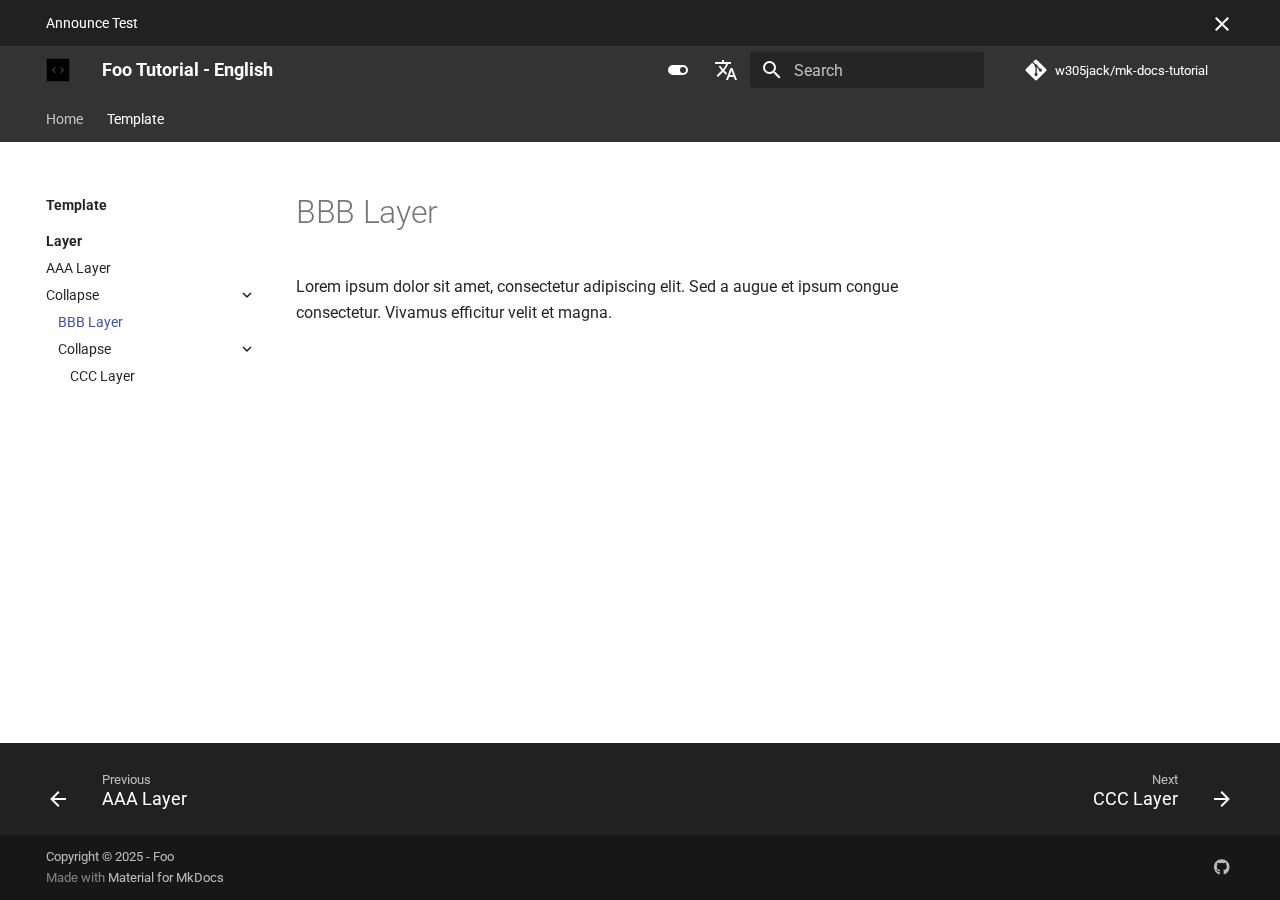
<file: en/aaa-layer/bbb-layer/bbb-layer/index.html>
<!doctype html>
<html lang="en" class="no-js">
  <head>
    
      <meta charset="utf-8">
      <meta name="viewport" content="width=device-width,initial-scale=1">
      
        <meta name="description" content="Lorem ipsum dolor sit amet, consectetur adipiscing elit. Sed egestas et ipsum sit amet pretium. Quisque sed ipsum sed lorem.">
      
      
        <meta name="author" content="Jack">
      
      
        <link rel="canonical" href="https://w305jack.github.io/mk-docs-tutorial/en/aaa-layer/bbb-layer/bbb-layer/">
      
      
        <link rel="prev" href="../../aaa-layer/">
      
      
        <link rel="next" href="../ccc-layer/ccc-layer/">
      
      
      <link rel="icon" href="../../../assets/images/favicon.ico">
      <meta name="generator" content="mkdocs-1.6.1, mkdocs-material-9.6.3">
    
    
      
        <title>BBB Layer - Foo Tutorial - English</title>
      
    
    
      <link rel="stylesheet" href="../../../assets/stylesheets/main.d7758b05.min.css">
      
        
        <link rel="stylesheet" href="../../../assets/stylesheets/palette.06af60db.min.css">
      
      


    
    
      
    
    
      
        
        
        <link rel="preconnect" href="https://fonts.gstatic.com" crossorigin>
        <link rel="stylesheet" href="https://fonts.googleapis.com/css?family=Roboto:300,300i,400,400i,700,700i%7CRoboto+Mono:400,400i,700,700i&display=fallback">
        <style>:root{--md-text-font:"Roboto";--md-code-font:"Roboto Mono"}</style>
      
    
    
      <link rel="stylesheet" href="../../../assets/stylesheets/extra.css">
    
    <script>__md_scope=new URL("../../..",location),__md_hash=e=>[...e].reduce(((e,_)=>(e<<5)-e+_.charCodeAt(0)),0),__md_get=(e,_=localStorage,t=__md_scope)=>JSON.parse(_.getItem(t.pathname+"."+e)),__md_set=(e,_,t=localStorage,a=__md_scope)=>{try{t.setItem(a.pathname+"."+e,JSON.stringify(_))}catch(e){}}</script>
    
      
  


  
  

<script id="__analytics">function __md_analytics(){function e(){dataLayer.push(arguments)}window.dataLayer=window.dataLayer||[],e("js",new Date),e("config","G-XXXXXXXXXX"),document.addEventListener("DOMContentLoaded",(function(){document.forms.search&&document.forms.search.query.addEventListener("blur",(function(){this.value&&e("event","search",{search_term:this.value})}));document$.subscribe((function(){var t=document.forms.feedback;if(void 0!==t)for(var a of t.querySelectorAll("[type=submit]"))a.addEventListener("click",(function(a){a.preventDefault();var n=document.location.pathname,d=this.getAttribute("data-md-value");e("event","feedback",{page:n,data:d}),t.firstElementChild.disabled=!0;var r=t.querySelector(".md-feedback__note [data-md-value='"+d+"']");r&&(r.hidden=!1)})),t.hidden=!1})),location$.subscribe((function(t){e("config","G-XXXXXXXXXX",{page_path:t.pathname})}))}));var t=document.createElement("script");t.async=!0,t.src="https://www.googletagmanager.com/gtag/js?id=G-XXXXXXXXXX",document.getElementById("__analytics").insertAdjacentElement("afterEnd",t)}</script>
  
    <script>"undefined"!=typeof __md_analytics&&__md_analytics()</script>
  

    
    
    
  </head>
  
  
    
    
      
    
    
    
    
    <body dir="ltr" data-md-color-scheme="default" data-md-color-primary="indigo" data-md-color-accent="indigo">
  
    
    <input class="md-toggle" data-md-toggle="drawer" type="checkbox" id="__drawer" autocomplete="off">
    <input class="md-toggle" data-md-toggle="search" type="checkbox" id="__search" autocomplete="off">
    <label class="md-overlay" for="__drawer"></label>
    <div data-md-component="skip">
      
        
        <a href="#bbb-layer" class="md-skip">
          Skip to content
        </a>
      
    </div>
    <div data-md-component="announce">
      
        <aside class="md-banner">
          <div class="md-banner__inner md-grid md-typeset">
            
              <button class="md-banner__button md-icon" aria-label="Don't show this again">
                
                <svg xmlns="http://www.w3.org/2000/svg" viewBox="0 0 24 24"><path d="M19 6.41 17.59 5 12 10.59 6.41 5 5 6.41 10.59 12 5 17.59 6.41 19 12 13.41 17.59 19 19 17.59 13.41 12z"/></svg>
              </button>
            
            
  Announce Test

          </div>
          
            <script>var el=document.querySelector("[data-md-component=announce]");if(el){var content=el.querySelector(".md-typeset");__md_hash(content.innerHTML)===__md_get("__announce")&&(el.hidden=!0)}</script>
          
        </aside>
      
    </div>
    
    
      

<header class="md-header" data-md-component="header">
  <nav class="md-header__inner md-grid" aria-label="Header">
    <a href="../../.." title="Foo Tutorial - English" class="md-header__button md-logo" aria-label="Foo Tutorial - English" data-md-component="logo">
      
  <img src="../../../assets/images/logo.svg" alt="logo">

    </a>
    <label class="md-header__button md-icon" for="__drawer">
      
      <svg xmlns="http://www.w3.org/2000/svg" viewBox="0 0 24 24"><path d="M3 6h18v2H3zm0 5h18v2H3zm0 5h18v2H3z"/></svg>
    </label>
    <div class="md-header__title" data-md-component="header-title">
      <div class="md-header__ellipsis">
        <div class="md-header__topic">
          <span class="md-ellipsis">
            Foo Tutorial - English
          </span>
        </div>
        <div class="md-header__topic" data-md-component="header-topic">
          <span class="md-ellipsis">
            
              BBB Layer
            
          </span>
        </div>
      </div>
    </div>
    
      
        <form class="md-header__option" data-md-component="palette">
  
    
    
    
    <input class="md-option" data-md-color-media="(prefers-color-scheme: light)" data-md-color-scheme="default" data-md-color-primary="indigo" data-md-color-accent="indigo"  aria-label="Switch to dark mode"  type="radio" name="__palette" id="__palette_0">
    
      <label class="md-header__button md-icon" title="Switch to dark mode" for="__palette_1" hidden>
        <svg xmlns="http://www.w3.org/2000/svg" viewBox="0 0 24 24"><path d="M17 7H7a5 5 0 0 0-5 5 5 5 0 0 0 5 5h10a5 5 0 0 0 5-5 5 5 0 0 0-5-5m0 8a3 3 0 0 1-3-3 3 3 0 0 1 3-3 3 3 0 0 1 3 3 3 3 0 0 1-3 3"/></svg>
      </label>
    
  
    
    
    
    <input class="md-option" data-md-color-media="(prefers-color-scheme: dark)" data-md-color-scheme="slate" data-md-color-primary="black" data-md-color-accent="indigo"  aria-label="Switch to light mode"  type="radio" name="__palette" id="__palette_1">
    
      <label class="md-header__button md-icon" title="Switch to light mode" for="__palette_0" hidden>
        <svg xmlns="http://www.w3.org/2000/svg" viewBox="0 0 24 24"><path d="M17 7H7a5 5 0 0 0-5 5 5 5 0 0 0 5 5h10a5 5 0 0 0 5-5 5 5 0 0 0-5-5M7 15a3 3 0 0 1-3-3 3 3 0 0 1 3-3 3 3 0 0 1 3 3 3 3 0 0 1-3 3"/></svg>
      </label>
    
  
</form>
      
    
    
      <script>var palette=__md_get("__palette");if(palette&&palette.color){if("(prefers-color-scheme)"===palette.color.media){var media=matchMedia("(prefers-color-scheme: light)"),input=document.querySelector(media.matches?"[data-md-color-media='(prefers-color-scheme: light)']":"[data-md-color-media='(prefers-color-scheme: dark)']");palette.color.media=input.getAttribute("data-md-color-media"),palette.color.scheme=input.getAttribute("data-md-color-scheme"),palette.color.primary=input.getAttribute("data-md-color-primary"),palette.color.accent=input.getAttribute("data-md-color-accent")}for(var[key,value]of Object.entries(palette.color))document.body.setAttribute("data-md-color-"+key,value)}</script>
    
    
      <div class="md-header__option">
  <div class="md-select">
    
    <button class="md-header__button md-icon" aria-label="Select language">
      <svg xmlns="http://www.w3.org/2000/svg" viewBox="0 0 24 24"><path d="m12.87 15.07-2.54-2.51.03-.03A17.5 17.5 0 0 0 14.07 6H17V4h-7V2H8v2H1v2h11.17C11.5 7.92 10.44 9.75 9 11.35 8.07 10.32 7.3 9.19 6.69 8h-2c.73 1.63 1.73 3.17 2.98 4.56l-5.09 5.02L4 19l5-5 3.11 3.11zM18.5 10h-2L12 22h2l1.12-3h4.75L21 22h2zm-2.62 7 1.62-4.33L19.12 17z"/></svg>
    </button>
    <div class="md-select__inner">
      <ul class="md-select__list">
        
          <li class="md-select__item">
            <a href="https://w305jack.github.io/mk-docs-tutorial/" hreflang="zh-TW" class="md-select__link">
              中文
            </a>
          </li>
        
          <li class="md-select__item">
            <a href="https://w305jack.github.io/mk-docs-tutorial/en/" hreflang="en" class="md-select__link">
              English
            </a>
          </li>
        
      </ul>
    </div>
  </div>
</div>
    
    
      <label class="md-header__button md-icon" for="__search">
        
        <svg xmlns="http://www.w3.org/2000/svg" viewBox="0 0 24 24"><path d="M9.5 3A6.5 6.5 0 0 1 16 9.5c0 1.61-.59 3.09-1.56 4.23l.27.27h.79l5 5-1.5 1.5-5-5v-.79l-.27-.27A6.52 6.52 0 0 1 9.5 16 6.5 6.5 0 0 1 3 9.5 6.5 6.5 0 0 1 9.5 3m0 2C7 5 5 7 5 9.5S7 14 9.5 14 14 12 14 9.5 12 5 9.5 5"/></svg>
      </label>
      <div class="md-search" data-md-component="search" role="dialog">
  <label class="md-search__overlay" for="__search"></label>
  <div class="md-search__inner" role="search">
    <form class="md-search__form" name="search">
      <input type="text" class="md-search__input" name="query" aria-label="Search" placeholder="Search" autocapitalize="off" autocorrect="off" autocomplete="off" spellcheck="false" data-md-component="search-query" required>
      <label class="md-search__icon md-icon" for="__search">
        
        <svg xmlns="http://www.w3.org/2000/svg" viewBox="0 0 24 24"><path d="M9.5 3A6.5 6.5 0 0 1 16 9.5c0 1.61-.59 3.09-1.56 4.23l.27.27h.79l5 5-1.5 1.5-5-5v-.79l-.27-.27A6.52 6.52 0 0 1 9.5 16 6.5 6.5 0 0 1 3 9.5 6.5 6.5 0 0 1 9.5 3m0 2C7 5 5 7 5 9.5S7 14 9.5 14 14 12 14 9.5 12 5 9.5 5"/></svg>
        
        <svg xmlns="http://www.w3.org/2000/svg" viewBox="0 0 24 24"><path d="M20 11v2H8l5.5 5.5-1.42 1.42L4.16 12l7.92-7.92L13.5 5.5 8 11z"/></svg>
      </label>
      <nav class="md-search__options" aria-label="Search">
        
          <a href="javascript:void(0)" class="md-search__icon md-icon" title="Share" aria-label="Share" data-clipboard data-clipboard-text="" data-md-component="search-share" tabindex="-1">
            
            <svg xmlns="http://www.w3.org/2000/svg" viewBox="0 0 24 24"><path d="M18 16.08c-.76 0-1.44.3-1.96.77L8.91 12.7c.05-.23.09-.46.09-.7s-.04-.47-.09-.7l7.05-4.11c.54.5 1.25.81 2.04.81a3 3 0 0 0 3-3 3 3 0 0 0-3-3 3 3 0 0 0-3 3c0 .24.04.47.09.7L8.04 9.81C7.5 9.31 6.79 9 6 9a3 3 0 0 0-3 3 3 3 0 0 0 3 3c.79 0 1.5-.31 2.04-.81l7.12 4.15c-.05.21-.08.43-.08.66 0 1.61 1.31 2.91 2.92 2.91s2.92-1.3 2.92-2.91A2.92 2.92 0 0 0 18 16.08"/></svg>
          </a>
        
        <button type="reset" class="md-search__icon md-icon" title="Clear" aria-label="Clear" tabindex="-1">
          
          <svg xmlns="http://www.w3.org/2000/svg" viewBox="0 0 24 24"><path d="M19 6.41 17.59 5 12 10.59 6.41 5 5 6.41 10.59 12 5 17.59 6.41 19 12 13.41 17.59 19 19 17.59 13.41 12z"/></svg>
        </button>
      </nav>
      
        <div class="md-search__suggest" data-md-component="search-suggest"></div>
      
    </form>
    <div class="md-search__output">
      <div class="md-search__scrollwrap" tabindex="0" data-md-scrollfix>
        <div class="md-search-result" data-md-component="search-result">
          <div class="md-search-result__meta">
            Initializing search
          </div>
          <ol class="md-search-result__list" role="presentation"></ol>
        </div>
      </div>
    </div>
  </div>
</div>
    
    
      <div class="md-header__source">
        <a href="https://github.com/w305jack/mk-docs-tutorial" title="Go to repository" class="md-source" data-md-component="source">
  <div class="md-source__icon md-icon">
    
    <svg xmlns="http://www.w3.org/2000/svg" viewBox="0 0 448 512"><!--! Font Awesome Free 6.7.2 by @fontawesome - https://fontawesome.com License - https://fontawesome.com/license/free (Icons: CC BY 4.0, Fonts: SIL OFL 1.1, Code: MIT License) Copyright 2024 Fonticons, Inc.--><path d="M439.55 236.05 244 40.45a28.87 28.87 0 0 0-40.81 0l-40.66 40.63 51.52 51.52c27.06-9.14 52.68 16.77 43.39 43.68l49.66 49.66c34.23-11.8 61.18 31 35.47 56.69-26.49 26.49-70.21-2.87-56-37.34L240.22 199v121.85c25.3 12.54 22.26 41.85 9.08 55a34.34 34.34 0 0 1-48.55 0c-17.57-17.6-11.07-46.91 11.25-56v-123c-20.8-8.51-24.6-30.74-18.64-45L142.57 101 8.45 235.14a28.86 28.86 0 0 0 0 40.81l195.61 195.6a28.86 28.86 0 0 0 40.8 0l194.69-194.69a28.86 28.86 0 0 0 0-40.81"/></svg>
  </div>
  <div class="md-source__repository">
    w305jack/mk-docs-tutorial
  </div>
</a>
      </div>
    
  </nav>
  
</header>
    
    <div class="md-container" data-md-component="container">
      
      
        
          
            
<nav class="md-tabs" aria-label="Tabs" data-md-component="tabs">
  <div class="md-grid">
    <ul class="md-tabs__list">
      
        
  
  
  
    <li class="md-tabs__item">
      <a href="../../.." class="md-tabs__link">
        
  
    
  
  Home

      </a>
    </li>
  

      
        
  
  
    
  
  
    
    
      <li class="md-tabs__item md-tabs__item--active">
        <a href="../../../template/" class="md-tabs__link">
          
  
    
  
  Template

        </a>
      </li>
    
  

      
    </ul>
  </div>
</nav>
          
        
      
      <main class="md-main" data-md-component="main">
        <div class="md-main__inner md-grid">
          
            
              
              <div class="md-sidebar md-sidebar--primary" data-md-component="sidebar" data-md-type="navigation" >
                <div class="md-sidebar__scrollwrap">
                  <div class="md-sidebar__inner">
                    


  


<nav class="md-nav md-nav--primary md-nav--lifted" aria-label="Navigation" data-md-level="0">
  <label class="md-nav__title" for="__drawer">
    <a href="../../.." title="Foo Tutorial - English" class="md-nav__button md-logo" aria-label="Foo Tutorial - English" data-md-component="logo">
      
  <img src="../../../assets/images/logo.svg" alt="logo">

    </a>
    Foo Tutorial - English
  </label>
  
    <div class="md-nav__source">
      <a href="https://github.com/w305jack/mk-docs-tutorial" title="Go to repository" class="md-source" data-md-component="source">
  <div class="md-source__icon md-icon">
    
    <svg xmlns="http://www.w3.org/2000/svg" viewBox="0 0 448 512"><!--! Font Awesome Free 6.7.2 by @fontawesome - https://fontawesome.com License - https://fontawesome.com/license/free (Icons: CC BY 4.0, Fonts: SIL OFL 1.1, Code: MIT License) Copyright 2024 Fonticons, Inc.--><path d="M439.55 236.05 244 40.45a28.87 28.87 0 0 0-40.81 0l-40.66 40.63 51.52 51.52c27.06-9.14 52.68 16.77 43.39 43.68l49.66 49.66c34.23-11.8 61.18 31 35.47 56.69-26.49 26.49-70.21-2.87-56-37.34L240.22 199v121.85c25.3 12.54 22.26 41.85 9.08 55a34.34 34.34 0 0 1-48.55 0c-17.57-17.6-11.07-46.91 11.25-56v-123c-20.8-8.51-24.6-30.74-18.64-45L142.57 101 8.45 235.14a28.86 28.86 0 0 0 0 40.81l195.61 195.6a28.86 28.86 0 0 0 40.8 0l194.69-194.69a28.86 28.86 0 0 0 0-40.81"/></svg>
  </div>
  <div class="md-source__repository">
    w305jack/mk-docs-tutorial
  </div>
</a>
    </div>
  
  <ul class="md-nav__list" data-md-scrollfix>
    
      
      
  
  
  
  
    <li class="md-nav__item">
      <a href="../../.." class="md-nav__link">
        
  
  <span class="md-ellipsis">
    Home
    
  </span>
  

      </a>
    </li>
  

    
      
      
  
  
    
  
  
  
    
    
      
        
          
        
      
        
      
    
    
      
        
        
      
      
        
      
    
    
    <li class="md-nav__item md-nav__item--active md-nav__item--section md-nav__item--nested">
      
        
        
        <input class="md-nav__toggle md-toggle " type="checkbox" id="__nav_2" checked>
        
          
          
          <div class="md-nav__link md-nav__container">
            <a href="../../../template/" class="md-nav__link ">
              
  
  <span class="md-ellipsis">
    Template
    
  </span>
  

            </a>
            
              
              <label class="md-nav__link " for="__nav_2" id="__nav_2_label" tabindex="">
                <span class="md-nav__icon md-icon"></span>
              </label>
            
          </div>
        
        <nav class="md-nav" data-md-level="1" aria-labelledby="__nav_2_label" aria-expanded="true">
          <label class="md-nav__title" for="__nav_2">
            <span class="md-nav__icon md-icon"></span>
            Template
          </label>
          <ul class="md-nav__list" data-md-scrollfix>
            
              
            
              
                
  
  
    
  
  
  
    
    
      
        
          
        
      
        
      
        
      
    
    
      
      
        
          
          
        
      
    
    
    <li class="md-nav__item md-nav__item--active md-nav__item--section md-nav__item--nested">
      
        
        
        <input class="md-nav__toggle md-toggle " type="checkbox" id="__nav_2_2" checked>
        
          
          
          <div class="md-nav__link md-nav__container">
            <a href="../../" class="md-nav__link ">
              
  
  <span class="md-ellipsis">
    Layer
    
  </span>
  

            </a>
            
              
              <label class="md-nav__link " for="__nav_2_2" id="__nav_2_2_label" tabindex="">
                <span class="md-nav__icon md-icon"></span>
              </label>
            
          </div>
        
        <nav class="md-nav" data-md-level="2" aria-labelledby="__nav_2_2_label" aria-expanded="true">
          <label class="md-nav__title" for="__nav_2_2">
            <span class="md-nav__icon md-icon"></span>
            Layer
          </label>
          <ul class="md-nav__list" data-md-scrollfix>
            
              
            
              
                
  
  
  
  
    <li class="md-nav__item">
      <a href="../../aaa-layer/" class="md-nav__link">
        
  
  <span class="md-ellipsis">
    AAA Layer
    
  </span>
  

      </a>
    </li>
  

              
            
              
                
  
  
    
  
  
  
    
    
      
        
      
        
      
    
    
      
      
        
      
    
    
    <li class="md-nav__item md-nav__item--active md-nav__item--nested">
      
        
        
        <input class="md-nav__toggle md-toggle " type="checkbox" id="__nav_2_2_3" checked>
        
          
          <label class="md-nav__link" for="__nav_2_2_3" id="__nav_2_2_3_label" tabindex="0">
            
  
  <span class="md-ellipsis">
    Collapse
    
  </span>
  

            <span class="md-nav__icon md-icon"></span>
          </label>
        
        <nav class="md-nav" data-md-level="3" aria-labelledby="__nav_2_2_3_label" aria-expanded="true">
          <label class="md-nav__title" for="__nav_2_2_3">
            <span class="md-nav__icon md-icon"></span>
            Collapse
          </label>
          <ul class="md-nav__list" data-md-scrollfix>
            
              
                
  
  
    
  
  
  
    <li class="md-nav__item md-nav__item--active">
      
      <input class="md-nav__toggle md-toggle" type="checkbox" id="__toc">
      
      
        
      
      
      <a href="./" class="md-nav__link md-nav__link--active">
        
  
  <span class="md-ellipsis">
    BBB Layer
    
  </span>
  

      </a>
      
    </li>
  

              
            
              
                
  
  
  
  
    
    
      
        
      
    
    
      
      
        
      
    
    
    <li class="md-nav__item md-nav__item--nested">
      
        
        
          
        
        <input class="md-nav__toggle md-toggle md-toggle--indeterminate" type="checkbox" id="__nav_2_2_3_2" >
        
          
          <label class="md-nav__link" for="__nav_2_2_3_2" id="__nav_2_2_3_2_label" tabindex="0">
            
  
  <span class="md-ellipsis">
    Collapse
    
  </span>
  

            <span class="md-nav__icon md-icon"></span>
          </label>
        
        <nav class="md-nav" data-md-level="4" aria-labelledby="__nav_2_2_3_2_label" aria-expanded="false">
          <label class="md-nav__title" for="__nav_2_2_3_2">
            <span class="md-nav__icon md-icon"></span>
            Collapse
          </label>
          <ul class="md-nav__list" data-md-scrollfix>
            
              
                
  
  
  
  
    <li class="md-nav__item">
      <a href="../ccc-layer/ccc-layer/" class="md-nav__link">
        
  
  <span class="md-ellipsis">
    CCC Layer
    
  </span>
  

      </a>
    </li>
  

              
            
          </ul>
        </nav>
      
    </li>
  

              
            
          </ul>
        </nav>
      
    </li>
  

              
            
          </ul>
        </nav>
      
    </li>
  

              
            
          </ul>
        </nav>
      
    </li>
  

    
  </ul>
</nav>
                  </div>
                </div>
              </div>
            
            
              
              <div class="md-sidebar md-sidebar--secondary" data-md-component="sidebar" data-md-type="toc" >
                <div class="md-sidebar__scrollwrap">
                  <div class="md-sidebar__inner">
                    

<nav class="md-nav md-nav--secondary" aria-label="Table of contents">
  
  
  
    
  
  
</nav>
                  </div>
                </div>
              </div>
            
          
          
            <div class="md-content" data-md-component="content">
              <article class="md-content__inner md-typeset">
                
                  


  
  


<h1 id="bbb-layer">BBB Layer<a class="headerlink" href="#bbb-layer" title="Permanent link">&para;</a></h1>
<p>Lorem ipsum dolor sit amet, consectetur adipiscing elit. Sed a augue et ipsum congue consectetur. Vivamus efficitur velit et magna.</p>









  




                
              </article>
            </div>
          
          
  <script>var tabs=__md_get("__tabs");if(Array.isArray(tabs))e:for(var set of document.querySelectorAll(".tabbed-set")){var labels=set.querySelector(".tabbed-labels");for(var tab of tabs)for(var label of labels.getElementsByTagName("label"))if(label.innerText.trim()===tab){var input=document.getElementById(label.htmlFor);input.checked=!0;continue e}}</script>

<script>var target=document.getElementById(location.hash.slice(1));target&&target.name&&(target.checked=target.name.startsWith("__tabbed_"))</script>
        </div>
        
          <button type="button" class="md-top md-icon" data-md-component="top" hidden>
  
  <svg xmlns="http://www.w3.org/2000/svg" viewBox="0 0 24 24"><path d="M13 20h-2V8l-5.5 5.5-1.42-1.42L12 4.16l7.92 7.92-1.42 1.42L13 8z"/></svg>
  Back to top
</button>
        
      </main>
      
        <footer class="md-footer">
  
    
      
      <nav class="md-footer__inner md-grid" aria-label="Footer" >
        
          
          <a href="../../aaa-layer/" class="md-footer__link md-footer__link--prev" aria-label="Previous: AAA Layer">
            <div class="md-footer__button md-icon">
              
              <svg xmlns="http://www.w3.org/2000/svg" viewBox="0 0 24 24"><path d="M20 11v2H8l5.5 5.5-1.42 1.42L4.16 12l7.92-7.92L13.5 5.5 8 11z"/></svg>
            </div>
            <div class="md-footer__title">
              <span class="md-footer__direction">
                Previous
              </span>
              <div class="md-ellipsis">
                AAA Layer
              </div>
            </div>
          </a>
        
        
          
          <a href="../ccc-layer/ccc-layer/" class="md-footer__link md-footer__link--next" aria-label="Next: CCC Layer">
            <div class="md-footer__title">
              <span class="md-footer__direction">
                Next
              </span>
              <div class="md-ellipsis">
                CCC Layer
              </div>
            </div>
            <div class="md-footer__button md-icon">
              
              <svg xmlns="http://www.w3.org/2000/svg" viewBox="0 0 24 24"><path d="M4 11v2h12l-5.5 5.5 1.42 1.42L19.84 12l-7.92-7.92L10.5 5.5 16 11z"/></svg>
            </div>
          </a>
        
      </nav>
    
  
  <div class="md-footer-meta md-typeset">
    <div class="md-footer-meta__inner md-grid">
      <div class="md-copyright">
  
    <div class="md-copyright__highlight">
      Copyright &copy; 2025 - Foo
    </div>
  
  
    Made with
    <a href="https://squidfunk.github.io/mkdocs-material/" target="_blank" rel="noopener">
      Material for MkDocs
    </a>
  
</div>
      
        <div class="md-social">
  
    
    
    
    
      
      
    
    <a href="https://github.com/w305jack" target="_blank" rel="noopener" title="github.com" class="md-social__link">
      <svg xmlns="http://www.w3.org/2000/svg" viewBox="0 0 496 512"><!--! Font Awesome Free 6.7.2 by @fontawesome - https://fontawesome.com License - https://fontawesome.com/license/free (Icons: CC BY 4.0, Fonts: SIL OFL 1.1, Code: MIT License) Copyright 2024 Fonticons, Inc.--><path d="M165.9 397.4c0 2-2.3 3.6-5.2 3.6-3.3.3-5.6-1.3-5.6-3.6 0-2 2.3-3.6 5.2-3.6 3-.3 5.6 1.3 5.6 3.6m-31.1-4.5c-.7 2 1.3 4.3 4.3 4.9 2.6 1 5.6 0 6.2-2s-1.3-4.3-4.3-5.2c-2.6-.7-5.5.3-6.2 2.3m44.2-1.7c-2.9.7-4.9 2.6-4.6 4.9.3 2 2.9 3.3 5.9 2.6 2.9-.7 4.9-2.6 4.6-4.6-.3-1.9-3-3.2-5.9-2.9M244.8 8C106.1 8 0 113.3 0 252c0 110.9 69.8 205.8 169.5 239.2 12.8 2.3 17.3-5.6 17.3-12.1 0-6.2-.3-40.4-.3-61.4 0 0-70 15-84.7-29.8 0 0-11.4-29.1-27.8-36.6 0 0-22.9-15.7 1.6-15.4 0 0 24.9 2 38.6 25.8 21.9 38.6 58.6 27.5 72.9 20.9 2.3-16 8.8-27.1 16-33.7-55.9-6.2-112.3-14.3-112.3-110.5 0-27.5 7.6-41.3 23.6-58.9-2.6-6.5-11.1-33.3 2.6-67.9 20.9-6.5 69 27 69 27 20-5.6 41.5-8.5 62.8-8.5s42.8 2.9 62.8 8.5c0 0 48.1-33.6 69-27 13.7 34.7 5.2 61.4 2.6 67.9 16 17.7 25.8 31.5 25.8 58.9 0 96.5-58.9 104.2-114.8 110.5 9.2 7.9 17 22.9 17 46.4 0 33.7-.3 75.4-.3 83.6 0 6.5 4.6 14.4 17.3 12.1C428.2 457.8 496 362.9 496 252 496 113.3 383.5 8 244.8 8M97.2 352.9c-1.3 1-1 3.3.7 5.2 1.6 1.6 3.9 2.3 5.2 1 1.3-1 1-3.3-.7-5.2-1.6-1.6-3.9-2.3-5.2-1m-10.8-8.1c-.7 1.3.3 2.9 2.3 3.9 1.6 1 3.6.7 4.3-.7.7-1.3-.3-2.9-2.3-3.9-2-.6-3.6-.3-4.3.7m32.4 35.6c-1.6 1.3-1 4.3 1.3 6.2 2.3 2.3 5.2 2.6 6.5 1 1.3-1.3.7-4.3-1.3-6.2-2.2-2.3-5.2-2.6-6.5-1m-11.4-14.7c-1.6 1-1.6 3.6 0 5.9s4.3 3.3 5.6 2.3c1.6-1.3 1.6-3.9 0-6.2-1.4-2.3-4-3.3-5.6-2"/></svg>
    </a>
  
</div>
      
    </div>
  </div>
</footer>
      
    </div>
    <div class="md-dialog" data-md-component="dialog">
      <div class="md-dialog__inner md-typeset"></div>
    </div>
    
    
    <script id="__config" type="application/json">{"base": "../../..", "features": ["announce.dismiss", "content.code.annotate", "content.code.copy", "content.tabs.link", "content.tooltips", "navigation.indexes", "navigation.tabs", "navigation.sections", "navigation.expand", "navigation.top", "navigation.tracking", "navigation.footer", "search.highlight", "search.share", "search.suggest", "toc.follow"], "search": "../../../assets/javascripts/workers/search.f8cc74c7.min.js", "translations": {"clipboard.copied": "Copied to clipboard", "clipboard.copy": "Copy to clipboard", "search.result.more.one": "1 more on this page", "search.result.more.other": "# more on this page", "search.result.none": "No matching documents", "search.result.one": "1 matching document", "search.result.other": "# matching documents", "search.result.placeholder": "Type to start searching", "search.result.term.missing": "Missing", "select.version": "Select version"}}</script>
    
    
      <script src="../../../assets/javascripts/bundle.f1b6f286.min.js"></script>
      
    
  </body>
</html>
</file>
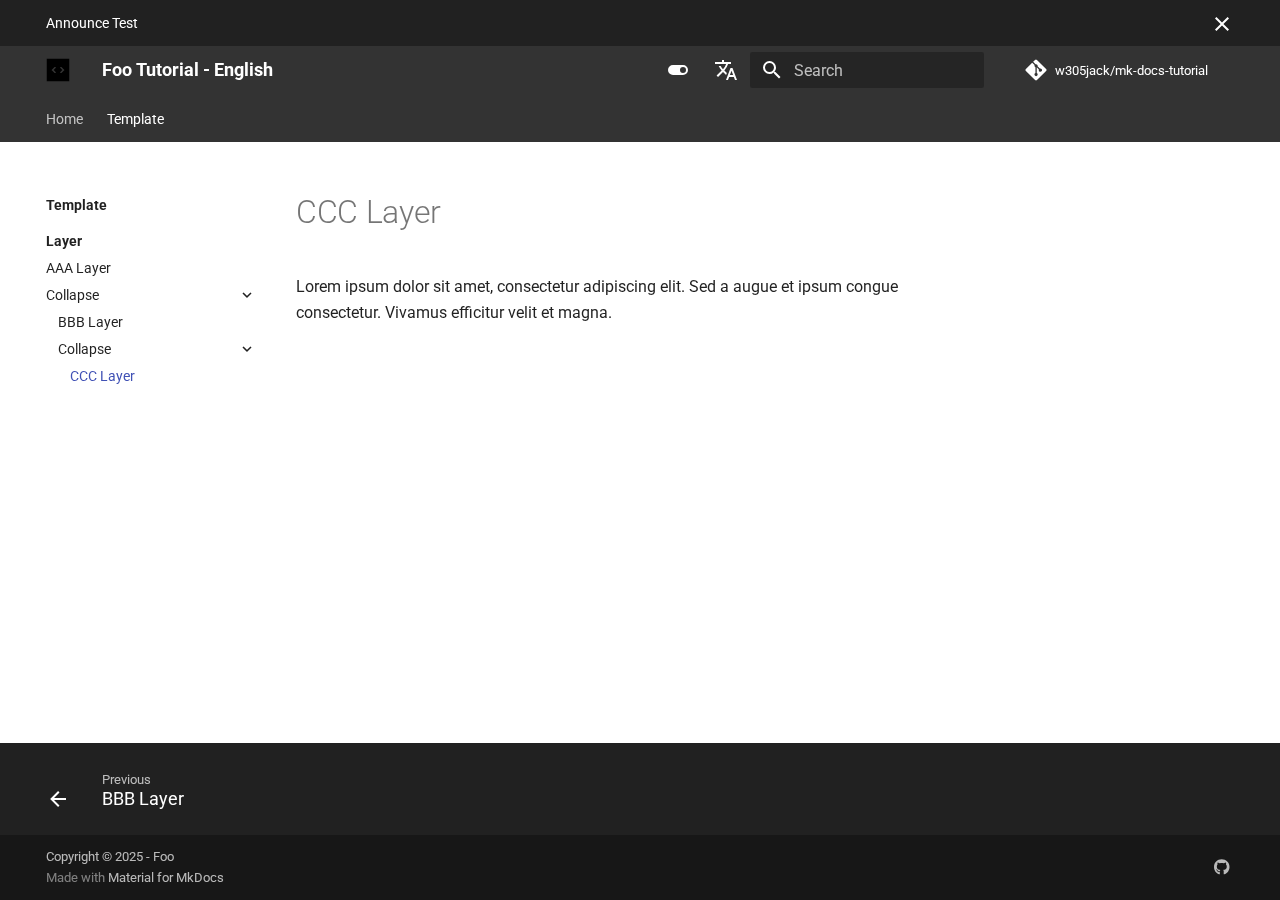
<file: en/aaa-layer/bbb-layer/ccc-layer/ccc-layer/index.html>
<!doctype html>
<html lang="en" class="no-js">
  <head>
    
      <meta charset="utf-8">
      <meta name="viewport" content="width=device-width,initial-scale=1">
      
        <meta name="description" content="Lorem ipsum dolor sit amet, consectetur adipiscing elit. Sed egestas et ipsum sit amet pretium. Quisque sed ipsum sed lorem.">
      
      
        <meta name="author" content="Jack">
      
      
        <link rel="canonical" href="https://w305jack.github.io/mk-docs-tutorial/en/aaa-layer/bbb-layer/ccc-layer/ccc-layer/">
      
      
        <link rel="prev" href="../../bbb-layer/">
      
      
      
      <link rel="icon" href="../../../../assets/images/favicon.ico">
      <meta name="generator" content="mkdocs-1.6.1, mkdocs-material-9.6.3">
    
    
      
        <title>CCC Layer - Foo Tutorial - English</title>
      
    
    
      <link rel="stylesheet" href="../../../../assets/stylesheets/main.d7758b05.min.css">
      
        
        <link rel="stylesheet" href="../../../../assets/stylesheets/palette.06af60db.min.css">
      
      


    
    
      
    
    
      
        
        
        <link rel="preconnect" href="https://fonts.gstatic.com" crossorigin>
        <link rel="stylesheet" href="https://fonts.googleapis.com/css?family=Roboto:300,300i,400,400i,700,700i%7CRoboto+Mono:400,400i,700,700i&display=fallback">
        <style>:root{--md-text-font:"Roboto";--md-code-font:"Roboto Mono"}</style>
      
    
    
      <link rel="stylesheet" href="../../../../assets/stylesheets/extra.css">
    
    <script>__md_scope=new URL("../../../..",location),__md_hash=e=>[...e].reduce(((e,_)=>(e<<5)-e+_.charCodeAt(0)),0),__md_get=(e,_=localStorage,t=__md_scope)=>JSON.parse(_.getItem(t.pathname+"."+e)),__md_set=(e,_,t=localStorage,a=__md_scope)=>{try{t.setItem(a.pathname+"."+e,JSON.stringify(_))}catch(e){}}</script>
    
      
  


  
  

<script id="__analytics">function __md_analytics(){function e(){dataLayer.push(arguments)}window.dataLayer=window.dataLayer||[],e("js",new Date),e("config","G-XXXXXXXXXX"),document.addEventListener("DOMContentLoaded",(function(){document.forms.search&&document.forms.search.query.addEventListener("blur",(function(){this.value&&e("event","search",{search_term:this.value})}));document$.subscribe((function(){var t=document.forms.feedback;if(void 0!==t)for(var a of t.querySelectorAll("[type=submit]"))a.addEventListener("click",(function(a){a.preventDefault();var n=document.location.pathname,d=this.getAttribute("data-md-value");e("event","feedback",{page:n,data:d}),t.firstElementChild.disabled=!0;var r=t.querySelector(".md-feedback__note [data-md-value='"+d+"']");r&&(r.hidden=!1)})),t.hidden=!1})),location$.subscribe((function(t){e("config","G-XXXXXXXXXX",{page_path:t.pathname})}))}));var t=document.createElement("script");t.async=!0,t.src="https://www.googletagmanager.com/gtag/js?id=G-XXXXXXXXXX",document.getElementById("__analytics").insertAdjacentElement("afterEnd",t)}</script>
  
    <script>"undefined"!=typeof __md_analytics&&__md_analytics()</script>
  

    
    
    
  </head>
  
  
    
    
      
    
    
    
    
    <body dir="ltr" data-md-color-scheme="default" data-md-color-primary="indigo" data-md-color-accent="indigo">
  
    
    <input class="md-toggle" data-md-toggle="drawer" type="checkbox" id="__drawer" autocomplete="off">
    <input class="md-toggle" data-md-toggle="search" type="checkbox" id="__search" autocomplete="off">
    <label class="md-overlay" for="__drawer"></label>
    <div data-md-component="skip">
      
        
        <a href="#ccc-layer" class="md-skip">
          Skip to content
        </a>
      
    </div>
    <div data-md-component="announce">
      
        <aside class="md-banner">
          <div class="md-banner__inner md-grid md-typeset">
            
              <button class="md-banner__button md-icon" aria-label="Don't show this again">
                
                <svg xmlns="http://www.w3.org/2000/svg" viewBox="0 0 24 24"><path d="M19 6.41 17.59 5 12 10.59 6.41 5 5 6.41 10.59 12 5 17.59 6.41 19 12 13.41 17.59 19 19 17.59 13.41 12z"/></svg>
              </button>
            
            
  Announce Test

          </div>
          
            <script>var el=document.querySelector("[data-md-component=announce]");if(el){var content=el.querySelector(".md-typeset");__md_hash(content.innerHTML)===__md_get("__announce")&&(el.hidden=!0)}</script>
          
        </aside>
      
    </div>
    
    
      

<header class="md-header" data-md-component="header">
  <nav class="md-header__inner md-grid" aria-label="Header">
    <a href="../../../.." title="Foo Tutorial - English" class="md-header__button md-logo" aria-label="Foo Tutorial - English" data-md-component="logo">
      
  <img src="../../../../assets/images/logo.svg" alt="logo">

    </a>
    <label class="md-header__button md-icon" for="__drawer">
      
      <svg xmlns="http://www.w3.org/2000/svg" viewBox="0 0 24 24"><path d="M3 6h18v2H3zm0 5h18v2H3zm0 5h18v2H3z"/></svg>
    </label>
    <div class="md-header__title" data-md-component="header-title">
      <div class="md-header__ellipsis">
        <div class="md-header__topic">
          <span class="md-ellipsis">
            Foo Tutorial - English
          </span>
        </div>
        <div class="md-header__topic" data-md-component="header-topic">
          <span class="md-ellipsis">
            
              CCC Layer
            
          </span>
        </div>
      </div>
    </div>
    
      
        <form class="md-header__option" data-md-component="palette">
  
    
    
    
    <input class="md-option" data-md-color-media="(prefers-color-scheme: light)" data-md-color-scheme="default" data-md-color-primary="indigo" data-md-color-accent="indigo"  aria-label="Switch to dark mode"  type="radio" name="__palette" id="__palette_0">
    
      <label class="md-header__button md-icon" title="Switch to dark mode" for="__palette_1" hidden>
        <svg xmlns="http://www.w3.org/2000/svg" viewBox="0 0 24 24"><path d="M17 7H7a5 5 0 0 0-5 5 5 5 0 0 0 5 5h10a5 5 0 0 0 5-5 5 5 0 0 0-5-5m0 8a3 3 0 0 1-3-3 3 3 0 0 1 3-3 3 3 0 0 1 3 3 3 3 0 0 1-3 3"/></svg>
      </label>
    
  
    
    
    
    <input class="md-option" data-md-color-media="(prefers-color-scheme: dark)" data-md-color-scheme="slate" data-md-color-primary="black" data-md-color-accent="indigo"  aria-label="Switch to light mode"  type="radio" name="__palette" id="__palette_1">
    
      <label class="md-header__button md-icon" title="Switch to light mode" for="__palette_0" hidden>
        <svg xmlns="http://www.w3.org/2000/svg" viewBox="0 0 24 24"><path d="M17 7H7a5 5 0 0 0-5 5 5 5 0 0 0 5 5h10a5 5 0 0 0 5-5 5 5 0 0 0-5-5M7 15a3 3 0 0 1-3-3 3 3 0 0 1 3-3 3 3 0 0 1 3 3 3 3 0 0 1-3 3"/></svg>
      </label>
    
  
</form>
      
    
    
      <script>var palette=__md_get("__palette");if(palette&&palette.color){if("(prefers-color-scheme)"===palette.color.media){var media=matchMedia("(prefers-color-scheme: light)"),input=document.querySelector(media.matches?"[data-md-color-media='(prefers-color-scheme: light)']":"[data-md-color-media='(prefers-color-scheme: dark)']");palette.color.media=input.getAttribute("data-md-color-media"),palette.color.scheme=input.getAttribute("data-md-color-scheme"),palette.color.primary=input.getAttribute("data-md-color-primary"),palette.color.accent=input.getAttribute("data-md-color-accent")}for(var[key,value]of Object.entries(palette.color))document.body.setAttribute("data-md-color-"+key,value)}</script>
    
    
      <div class="md-header__option">
  <div class="md-select">
    
    <button class="md-header__button md-icon" aria-label="Select language">
      <svg xmlns="http://www.w3.org/2000/svg" viewBox="0 0 24 24"><path d="m12.87 15.07-2.54-2.51.03-.03A17.5 17.5 0 0 0 14.07 6H17V4h-7V2H8v2H1v2h11.17C11.5 7.92 10.44 9.75 9 11.35 8.07 10.32 7.3 9.19 6.69 8h-2c.73 1.63 1.73 3.17 2.98 4.56l-5.09 5.02L4 19l5-5 3.11 3.11zM18.5 10h-2L12 22h2l1.12-3h4.75L21 22h2zm-2.62 7 1.62-4.33L19.12 17z"/></svg>
    </button>
    <div class="md-select__inner">
      <ul class="md-select__list">
        
          <li class="md-select__item">
            <a href="https://w305jack.github.io/mk-docs-tutorial/" hreflang="zh-TW" class="md-select__link">
              中文
            </a>
          </li>
        
          <li class="md-select__item">
            <a href="https://w305jack.github.io/mk-docs-tutorial/en/" hreflang="en" class="md-select__link">
              English
            </a>
          </li>
        
      </ul>
    </div>
  </div>
</div>
    
    
      <label class="md-header__button md-icon" for="__search">
        
        <svg xmlns="http://www.w3.org/2000/svg" viewBox="0 0 24 24"><path d="M9.5 3A6.5 6.5 0 0 1 16 9.5c0 1.61-.59 3.09-1.56 4.23l.27.27h.79l5 5-1.5 1.5-5-5v-.79l-.27-.27A6.52 6.52 0 0 1 9.5 16 6.5 6.5 0 0 1 3 9.5 6.5 6.5 0 0 1 9.5 3m0 2C7 5 5 7 5 9.5S7 14 9.5 14 14 12 14 9.5 12 5 9.5 5"/></svg>
      </label>
      <div class="md-search" data-md-component="search" role="dialog">
  <label class="md-search__overlay" for="__search"></label>
  <div class="md-search__inner" role="search">
    <form class="md-search__form" name="search">
      <input type="text" class="md-search__input" name="query" aria-label="Search" placeholder="Search" autocapitalize="off" autocorrect="off" autocomplete="off" spellcheck="false" data-md-component="search-query" required>
      <label class="md-search__icon md-icon" for="__search">
        
        <svg xmlns="http://www.w3.org/2000/svg" viewBox="0 0 24 24"><path d="M9.5 3A6.5 6.5 0 0 1 16 9.5c0 1.61-.59 3.09-1.56 4.23l.27.27h.79l5 5-1.5 1.5-5-5v-.79l-.27-.27A6.52 6.52 0 0 1 9.5 16 6.5 6.5 0 0 1 3 9.5 6.5 6.5 0 0 1 9.5 3m0 2C7 5 5 7 5 9.5S7 14 9.5 14 14 12 14 9.5 12 5 9.5 5"/></svg>
        
        <svg xmlns="http://www.w3.org/2000/svg" viewBox="0 0 24 24"><path d="M20 11v2H8l5.5 5.5-1.42 1.42L4.16 12l7.92-7.92L13.5 5.5 8 11z"/></svg>
      </label>
      <nav class="md-search__options" aria-label="Search">
        
          <a href="javascript:void(0)" class="md-search__icon md-icon" title="Share" aria-label="Share" data-clipboard data-clipboard-text="" data-md-component="search-share" tabindex="-1">
            
            <svg xmlns="http://www.w3.org/2000/svg" viewBox="0 0 24 24"><path d="M18 16.08c-.76 0-1.44.3-1.96.77L8.91 12.7c.05-.23.09-.46.09-.7s-.04-.47-.09-.7l7.05-4.11c.54.5 1.25.81 2.04.81a3 3 0 0 0 3-3 3 3 0 0 0-3-3 3 3 0 0 0-3 3c0 .24.04.47.09.7L8.04 9.81C7.5 9.31 6.79 9 6 9a3 3 0 0 0-3 3 3 3 0 0 0 3 3c.79 0 1.5-.31 2.04-.81l7.12 4.15c-.05.21-.08.43-.08.66 0 1.61 1.31 2.91 2.92 2.91s2.92-1.3 2.92-2.91A2.92 2.92 0 0 0 18 16.08"/></svg>
          </a>
        
        <button type="reset" class="md-search__icon md-icon" title="Clear" aria-label="Clear" tabindex="-1">
          
          <svg xmlns="http://www.w3.org/2000/svg" viewBox="0 0 24 24"><path d="M19 6.41 17.59 5 12 10.59 6.41 5 5 6.41 10.59 12 5 17.59 6.41 19 12 13.41 17.59 19 19 17.59 13.41 12z"/></svg>
        </button>
      </nav>
      
        <div class="md-search__suggest" data-md-component="search-suggest"></div>
      
    </form>
    <div class="md-search__output">
      <div class="md-search__scrollwrap" tabindex="0" data-md-scrollfix>
        <div class="md-search-result" data-md-component="search-result">
          <div class="md-search-result__meta">
            Initializing search
          </div>
          <ol class="md-search-result__list" role="presentation"></ol>
        </div>
      </div>
    </div>
  </div>
</div>
    
    
      <div class="md-header__source">
        <a href="https://github.com/w305jack/mk-docs-tutorial" title="Go to repository" class="md-source" data-md-component="source">
  <div class="md-source__icon md-icon">
    
    <svg xmlns="http://www.w3.org/2000/svg" viewBox="0 0 448 512"><!--! Font Awesome Free 6.7.2 by @fontawesome - https://fontawesome.com License - https://fontawesome.com/license/free (Icons: CC BY 4.0, Fonts: SIL OFL 1.1, Code: MIT License) Copyright 2024 Fonticons, Inc.--><path d="M439.55 236.05 244 40.45a28.87 28.87 0 0 0-40.81 0l-40.66 40.63 51.52 51.52c27.06-9.14 52.68 16.77 43.39 43.68l49.66 49.66c34.23-11.8 61.18 31 35.47 56.69-26.49 26.49-70.21-2.87-56-37.34L240.22 199v121.85c25.3 12.54 22.26 41.85 9.08 55a34.34 34.34 0 0 1-48.55 0c-17.57-17.6-11.07-46.91 11.25-56v-123c-20.8-8.51-24.6-30.74-18.64-45L142.57 101 8.45 235.14a28.86 28.86 0 0 0 0 40.81l195.61 195.6a28.86 28.86 0 0 0 40.8 0l194.69-194.69a28.86 28.86 0 0 0 0-40.81"/></svg>
  </div>
  <div class="md-source__repository">
    w305jack/mk-docs-tutorial
  </div>
</a>
      </div>
    
  </nav>
  
</header>
    
    <div class="md-container" data-md-component="container">
      
      
        
          
            
<nav class="md-tabs" aria-label="Tabs" data-md-component="tabs">
  <div class="md-grid">
    <ul class="md-tabs__list">
      
        
  
  
  
    <li class="md-tabs__item">
      <a href="../../../.." class="md-tabs__link">
        
  
    
  
  Home

      </a>
    </li>
  

      
        
  
  
    
  
  
    
    
      <li class="md-tabs__item md-tabs__item--active">
        <a href="../../../../template/" class="md-tabs__link">
          
  
    
  
  Template

        </a>
      </li>
    
  

      
    </ul>
  </div>
</nav>
          
        
      
      <main class="md-main" data-md-component="main">
        <div class="md-main__inner md-grid">
          
            
              
              <div class="md-sidebar md-sidebar--primary" data-md-component="sidebar" data-md-type="navigation" >
                <div class="md-sidebar__scrollwrap">
                  <div class="md-sidebar__inner">
                    


  


<nav class="md-nav md-nav--primary md-nav--lifted" aria-label="Navigation" data-md-level="0">
  <label class="md-nav__title" for="__drawer">
    <a href="../../../.." title="Foo Tutorial - English" class="md-nav__button md-logo" aria-label="Foo Tutorial - English" data-md-component="logo">
      
  <img src="../../../../assets/images/logo.svg" alt="logo">

    </a>
    Foo Tutorial - English
  </label>
  
    <div class="md-nav__source">
      <a href="https://github.com/w305jack/mk-docs-tutorial" title="Go to repository" class="md-source" data-md-component="source">
  <div class="md-source__icon md-icon">
    
    <svg xmlns="http://www.w3.org/2000/svg" viewBox="0 0 448 512"><!--! Font Awesome Free 6.7.2 by @fontawesome - https://fontawesome.com License - https://fontawesome.com/license/free (Icons: CC BY 4.0, Fonts: SIL OFL 1.1, Code: MIT License) Copyright 2024 Fonticons, Inc.--><path d="M439.55 236.05 244 40.45a28.87 28.87 0 0 0-40.81 0l-40.66 40.63 51.52 51.52c27.06-9.14 52.68 16.77 43.39 43.68l49.66 49.66c34.23-11.8 61.18 31 35.47 56.69-26.49 26.49-70.21-2.87-56-37.34L240.22 199v121.85c25.3 12.54 22.26 41.85 9.08 55a34.34 34.34 0 0 1-48.55 0c-17.57-17.6-11.07-46.91 11.25-56v-123c-20.8-8.51-24.6-30.74-18.64-45L142.57 101 8.45 235.14a28.86 28.86 0 0 0 0 40.81l195.61 195.6a28.86 28.86 0 0 0 40.8 0l194.69-194.69a28.86 28.86 0 0 0 0-40.81"/></svg>
  </div>
  <div class="md-source__repository">
    w305jack/mk-docs-tutorial
  </div>
</a>
    </div>
  
  <ul class="md-nav__list" data-md-scrollfix>
    
      
      
  
  
  
  
    <li class="md-nav__item">
      <a href="../../../.." class="md-nav__link">
        
  
  <span class="md-ellipsis">
    Home
    
  </span>
  

      </a>
    </li>
  

    
      
      
  
  
    
  
  
  
    
    
      
        
          
        
      
        
      
    
    
      
        
        
      
      
        
      
    
    
    <li class="md-nav__item md-nav__item--active md-nav__item--section md-nav__item--nested">
      
        
        
        <input class="md-nav__toggle md-toggle " type="checkbox" id="__nav_2" checked>
        
          
          
          <div class="md-nav__link md-nav__container">
            <a href="../../../../template/" class="md-nav__link ">
              
  
  <span class="md-ellipsis">
    Template
    
  </span>
  

            </a>
            
              
              <label class="md-nav__link " for="__nav_2" id="__nav_2_label" tabindex="">
                <span class="md-nav__icon md-icon"></span>
              </label>
            
          </div>
        
        <nav class="md-nav" data-md-level="1" aria-labelledby="__nav_2_label" aria-expanded="true">
          <label class="md-nav__title" for="__nav_2">
            <span class="md-nav__icon md-icon"></span>
            Template
          </label>
          <ul class="md-nav__list" data-md-scrollfix>
            
              
            
              
                
  
  
    
  
  
  
    
    
      
        
          
        
      
        
      
        
      
    
    
      
      
        
          
          
        
      
    
    
    <li class="md-nav__item md-nav__item--active md-nav__item--section md-nav__item--nested">
      
        
        
        <input class="md-nav__toggle md-toggle " type="checkbox" id="__nav_2_2" checked>
        
          
          
          <div class="md-nav__link md-nav__container">
            <a href="../../../" class="md-nav__link ">
              
  
  <span class="md-ellipsis">
    Layer
    
  </span>
  

            </a>
            
              
              <label class="md-nav__link " for="__nav_2_2" id="__nav_2_2_label" tabindex="">
                <span class="md-nav__icon md-icon"></span>
              </label>
            
          </div>
        
        <nav class="md-nav" data-md-level="2" aria-labelledby="__nav_2_2_label" aria-expanded="true">
          <label class="md-nav__title" for="__nav_2_2">
            <span class="md-nav__icon md-icon"></span>
            Layer
          </label>
          <ul class="md-nav__list" data-md-scrollfix>
            
              
            
              
                
  
  
  
  
    <li class="md-nav__item">
      <a href="../../../aaa-layer/" class="md-nav__link">
        
  
  <span class="md-ellipsis">
    AAA Layer
    
  </span>
  

      </a>
    </li>
  

              
            
              
                
  
  
    
  
  
  
    
    
      
        
      
        
      
    
    
      
      
        
      
    
    
    <li class="md-nav__item md-nav__item--active md-nav__item--nested">
      
        
        
        <input class="md-nav__toggle md-toggle " type="checkbox" id="__nav_2_2_3" checked>
        
          
          <label class="md-nav__link" for="__nav_2_2_3" id="__nav_2_2_3_label" tabindex="0">
            
  
  <span class="md-ellipsis">
    Collapse
    
  </span>
  

            <span class="md-nav__icon md-icon"></span>
          </label>
        
        <nav class="md-nav" data-md-level="3" aria-labelledby="__nav_2_2_3_label" aria-expanded="true">
          <label class="md-nav__title" for="__nav_2_2_3">
            <span class="md-nav__icon md-icon"></span>
            Collapse
          </label>
          <ul class="md-nav__list" data-md-scrollfix>
            
              
                
  
  
  
  
    <li class="md-nav__item">
      <a href="../../bbb-layer/" class="md-nav__link">
        
  
  <span class="md-ellipsis">
    BBB Layer
    
  </span>
  

      </a>
    </li>
  

              
            
              
                
  
  
    
  
  
  
    
    
      
        
      
    
    
      
      
        
      
    
    
    <li class="md-nav__item md-nav__item--active md-nav__item--nested">
      
        
        
        <input class="md-nav__toggle md-toggle " type="checkbox" id="__nav_2_2_3_2" checked>
        
          
          <label class="md-nav__link" for="__nav_2_2_3_2" id="__nav_2_2_3_2_label" tabindex="0">
            
  
  <span class="md-ellipsis">
    Collapse
    
  </span>
  

            <span class="md-nav__icon md-icon"></span>
          </label>
        
        <nav class="md-nav" data-md-level="4" aria-labelledby="__nav_2_2_3_2_label" aria-expanded="true">
          <label class="md-nav__title" for="__nav_2_2_3_2">
            <span class="md-nav__icon md-icon"></span>
            Collapse
          </label>
          <ul class="md-nav__list" data-md-scrollfix>
            
              
                
  
  
    
  
  
  
    <li class="md-nav__item md-nav__item--active">
      
      <input class="md-nav__toggle md-toggle" type="checkbox" id="__toc">
      
      
        
      
      
      <a href="./" class="md-nav__link md-nav__link--active">
        
  
  <span class="md-ellipsis">
    CCC Layer
    
  </span>
  

      </a>
      
    </li>
  

              
            
          </ul>
        </nav>
      
    </li>
  

              
            
          </ul>
        </nav>
      
    </li>
  

              
            
          </ul>
        </nav>
      
    </li>
  

              
            
          </ul>
        </nav>
      
    </li>
  

    
  </ul>
</nav>
                  </div>
                </div>
              </div>
            
            
              
              <div class="md-sidebar md-sidebar--secondary" data-md-component="sidebar" data-md-type="toc" >
                <div class="md-sidebar__scrollwrap">
                  <div class="md-sidebar__inner">
                    

<nav class="md-nav md-nav--secondary" aria-label="Table of contents">
  
  
  
    
  
  
</nav>
                  </div>
                </div>
              </div>
            
          
          
            <div class="md-content" data-md-component="content">
              <article class="md-content__inner md-typeset">
                
                  


  
  


<h1 id="ccc-layer">CCC Layer<a class="headerlink" href="#ccc-layer" title="Permanent link">&para;</a></h1>
<p>Lorem ipsum dolor sit amet, consectetur adipiscing elit. Sed a augue et ipsum congue consectetur. Vivamus efficitur velit et magna.</p>









  




                
              </article>
            </div>
          
          
  <script>var tabs=__md_get("__tabs");if(Array.isArray(tabs))e:for(var set of document.querySelectorAll(".tabbed-set")){var labels=set.querySelector(".tabbed-labels");for(var tab of tabs)for(var label of labels.getElementsByTagName("label"))if(label.innerText.trim()===tab){var input=document.getElementById(label.htmlFor);input.checked=!0;continue e}}</script>

<script>var target=document.getElementById(location.hash.slice(1));target&&target.name&&(target.checked=target.name.startsWith("__tabbed_"))</script>
        </div>
        
          <button type="button" class="md-top md-icon" data-md-component="top" hidden>
  
  <svg xmlns="http://www.w3.org/2000/svg" viewBox="0 0 24 24"><path d="M13 20h-2V8l-5.5 5.5-1.42-1.42L12 4.16l7.92 7.92-1.42 1.42L13 8z"/></svg>
  Back to top
</button>
        
      </main>
      
        <footer class="md-footer">
  
    
      
      <nav class="md-footer__inner md-grid" aria-label="Footer" >
        
          
          <a href="../../bbb-layer/" class="md-footer__link md-footer__link--prev" aria-label="Previous: BBB Layer">
            <div class="md-footer__button md-icon">
              
              <svg xmlns="http://www.w3.org/2000/svg" viewBox="0 0 24 24"><path d="M20 11v2H8l5.5 5.5-1.42 1.42L4.16 12l7.92-7.92L13.5 5.5 8 11z"/></svg>
            </div>
            <div class="md-footer__title">
              <span class="md-footer__direction">
                Previous
              </span>
              <div class="md-ellipsis">
                BBB Layer
              </div>
            </div>
          </a>
        
        
      </nav>
    
  
  <div class="md-footer-meta md-typeset">
    <div class="md-footer-meta__inner md-grid">
      <div class="md-copyright">
  
    <div class="md-copyright__highlight">
      Copyright &copy; 2025 - Foo
    </div>
  
  
    Made with
    <a href="https://squidfunk.github.io/mkdocs-material/" target="_blank" rel="noopener">
      Material for MkDocs
    </a>
  
</div>
      
        <div class="md-social">
  
    
    
    
    
      
      
    
    <a href="https://github.com/w305jack" target="_blank" rel="noopener" title="github.com" class="md-social__link">
      <svg xmlns="http://www.w3.org/2000/svg" viewBox="0 0 496 512"><!--! Font Awesome Free 6.7.2 by @fontawesome - https://fontawesome.com License - https://fontawesome.com/license/free (Icons: CC BY 4.0, Fonts: SIL OFL 1.1, Code: MIT License) Copyright 2024 Fonticons, Inc.--><path d="M165.9 397.4c0 2-2.3 3.6-5.2 3.6-3.3.3-5.6-1.3-5.6-3.6 0-2 2.3-3.6 5.2-3.6 3-.3 5.6 1.3 5.6 3.6m-31.1-4.5c-.7 2 1.3 4.3 4.3 4.9 2.6 1 5.6 0 6.2-2s-1.3-4.3-4.3-5.2c-2.6-.7-5.5.3-6.2 2.3m44.2-1.7c-2.9.7-4.9 2.6-4.6 4.9.3 2 2.9 3.3 5.9 2.6 2.9-.7 4.9-2.6 4.6-4.6-.3-1.9-3-3.2-5.9-2.9M244.8 8C106.1 8 0 113.3 0 252c0 110.9 69.8 205.8 169.5 239.2 12.8 2.3 17.3-5.6 17.3-12.1 0-6.2-.3-40.4-.3-61.4 0 0-70 15-84.7-29.8 0 0-11.4-29.1-27.8-36.6 0 0-22.9-15.7 1.6-15.4 0 0 24.9 2 38.6 25.8 21.9 38.6 58.6 27.5 72.9 20.9 2.3-16 8.8-27.1 16-33.7-55.9-6.2-112.3-14.3-112.3-110.5 0-27.5 7.6-41.3 23.6-58.9-2.6-6.5-11.1-33.3 2.6-67.9 20.9-6.5 69 27 69 27 20-5.6 41.5-8.5 62.8-8.5s42.8 2.9 62.8 8.5c0 0 48.1-33.6 69-27 13.7 34.7 5.2 61.4 2.6 67.9 16 17.7 25.8 31.5 25.8 58.9 0 96.5-58.9 104.2-114.8 110.5 9.2 7.9 17 22.9 17 46.4 0 33.7-.3 75.4-.3 83.6 0 6.5 4.6 14.4 17.3 12.1C428.2 457.8 496 362.9 496 252 496 113.3 383.5 8 244.8 8M97.2 352.9c-1.3 1-1 3.3.7 5.2 1.6 1.6 3.9 2.3 5.2 1 1.3-1 1-3.3-.7-5.2-1.6-1.6-3.9-2.3-5.2-1m-10.8-8.1c-.7 1.3.3 2.9 2.3 3.9 1.6 1 3.6.7 4.3-.7.7-1.3-.3-2.9-2.3-3.9-2-.6-3.6-.3-4.3.7m32.4 35.6c-1.6 1.3-1 4.3 1.3 6.2 2.3 2.3 5.2 2.6 6.5 1 1.3-1.3.7-4.3-1.3-6.2-2.2-2.3-5.2-2.6-6.5-1m-11.4-14.7c-1.6 1-1.6 3.6 0 5.9s4.3 3.3 5.6 2.3c1.6-1.3 1.6-3.9 0-6.2-1.4-2.3-4-3.3-5.6-2"/></svg>
    </a>
  
</div>
      
    </div>
  </div>
</footer>
      
    </div>
    <div class="md-dialog" data-md-component="dialog">
      <div class="md-dialog__inner md-typeset"></div>
    </div>
    
    
    <script id="__config" type="application/json">{"base": "../../../..", "features": ["announce.dismiss", "content.code.annotate", "content.code.copy", "content.tabs.link", "content.tooltips", "navigation.indexes", "navigation.tabs", "navigation.sections", "navigation.expand", "navigation.top", "navigation.tracking", "navigation.footer", "search.highlight", "search.share", "search.suggest", "toc.follow"], "search": "../../../../assets/javascripts/workers/search.f8cc74c7.min.js", "translations": {"clipboard.copied": "Copied to clipboard", "clipboard.copy": "Copy to clipboard", "search.result.more.one": "1 more on this page", "search.result.more.other": "# more on this page", "search.result.none": "No matching documents", "search.result.one": "1 matching document", "search.result.other": "# matching documents", "search.result.placeholder": "Type to start searching", "search.result.term.missing": "Missing", "select.version": "Select version"}}</script>
    
    
      <script src="../../../../assets/javascripts/bundle.f1b6f286.min.js"></script>
      
    
  </body>
</html>
</file>
<file: assets/stylesheets/extra.css>
.md-header {
    background-color: rgb(51, 51, 51);
}

.md-tabs {
    background-color: rgb(51, 51, 51);
}
</file>
<file: en/assets/stylesheets/extra.css>
.md-header {
    background-color: rgb(51, 51, 51);
}

.md-tabs {
    background-color: rgb(51, 51, 51);
}
</file>
<file: assets/stylesheets/main.d7758b05.min.css>
@charset "UTF-8";html{-webkit-text-size-adjust:none;-moz-text-size-adjust:none;text-size-adjust:none;box-sizing:border-box}*,:after,:before{box-sizing:inherit}@media (prefers-reduced-motion){*,:after,:before{transition:none!important}}body{margin:0}a,button,input,label{-webkit-tap-highlight-color:transparent}a{color:inherit;text-decoration:none}hr{border:0;box-sizing:initial;display:block;height:.05rem;overflow:visible;padding:0}small{font-size:80%}sub,sup{line-height:1em}img{border-style:none}table{border-collapse:initial;border-spacing:0}td,th{font-weight:400;vertical-align:top}button{background:#0000;border:0;font-family:inherit;font-size:inherit;margin:0;padding:0}input{border:0;outline:none}:root{--md-primary-fg-color:#4051b5;--md-primary-fg-color--light:#5d6cc0;--md-primary-fg-color--dark:#303fa1;--md-primary-bg-color:#fff;--md-primary-bg-color--light:#ffffffb3;--md-accent-fg-color:#526cfe;--md-accent-fg-color--transparent:#526cfe1a;--md-accent-bg-color:#fff;--md-accent-bg-color--light:#ffffffb3}[data-md-color-scheme=default]{color-scheme:light}[data-md-color-scheme=default] img[src$="#gh-dark-mode-only"],[data-md-color-scheme=default] img[src$="#only-dark"]{display:none}:root,[data-md-color-scheme=default]{--md-hue:225deg;--md-default-fg-color:#000000de;--md-default-fg-color--light:#0000008a;--md-default-fg-color--lighter:#00000052;--md-default-fg-color--lightest:#00000012;--md-default-bg-color:#fff;--md-default-bg-color--light:#ffffffb3;--md-default-bg-color--lighter:#ffffff4d;--md-default-bg-color--lightest:#ffffff1f;--md-code-fg-color:#36464e;--md-code-bg-color:#f5f5f5;--md-code-hl-color:#4287ff;--md-code-hl-color--light:#4287ff1a;--md-code-hl-number-color:#d52a2a;--md-code-hl-special-color:#db1457;--md-code-hl-function-color:#a846b9;--md-code-hl-constant-color:#6e59d9;--md-code-hl-keyword-color:#3f6ec6;--md-code-hl-string-color:#1c7d4d;--md-code-hl-name-color:var(--md-code-fg-color);--md-code-hl-operator-color:var(--md-default-fg-color--light);--md-code-hl-punctuation-color:var(--md-default-fg-color--light);--md-code-hl-comment-color:var(--md-default-fg-color--light);--md-code-hl-generic-color:var(--md-default-fg-color--light);--md-code-hl-variable-color:var(--md-default-fg-color--light);--md-typeset-color:var(--md-default-fg-color);--md-typeset-a-color:var(--md-primary-fg-color);--md-typeset-del-color:#f5503d26;--md-typeset-ins-color:#0bd57026;--md-typeset-kbd-color:#fafafa;--md-typeset-kbd-accent-color:#fff;--md-typeset-kbd-border-color:#b8b8b8;--md-typeset-mark-color:#ffff0080;--md-typeset-table-color:#0000001f;--md-typeset-table-color--light:rgba(0,0,0,.035);--md-admonition-fg-color:var(--md-default-fg-color);--md-admonition-bg-color:var(--md-default-bg-color);--md-warning-fg-color:#000000de;--md-warning-bg-color:#ff9;--md-footer-fg-color:#fff;--md-footer-fg-color--light:#ffffffb3;--md-footer-fg-color--lighter:#ffffff73;--md-footer-bg-color:#000000de;--md-footer-bg-color--dark:#00000052;--md-shadow-z1:0 0.2rem 0.5rem #0000000d,0 0 0.05rem #0000001a;--md-shadow-z2:0 0.2rem 0.5rem #0000001a,0 0 0.05rem #00000040;--md-shadow-z3:0 0.2rem 0.5rem #0003,0 0 0.05rem #00000059}.md-icon svg{fill:currentcolor;display:block;height:1.2rem;width:1.2rem}body{-webkit-font-smoothing:antialiased;-moz-osx-font-smoothing:grayscale;--md-text-font-family:var(--md-text-font,_),-apple-system,BlinkMacSystemFont,Helvetica,Arial,sans-serif;--md-code-font-family:var(--md-code-font,_),SFMono-Regular,Consolas,Menlo,monospace}aside,body,input{font-feature-settings:"kern","liga";color:var(--md-typeset-color);font-family:var(--md-text-font-family)}code,kbd,pre{font-feature-settings:"kern";font-family:var(--md-code-font-family)}:root{--md-typeset-table-sort-icon:url('data:image/svg+xml;charset=utf-8,<svg xmlns="http://www.w3.org/2000/svg" viewBox="0 0 24 24"><path d="m18 21-4-4h3V7h-3l4-4 4 4h-3v10h3M2 19v-2h10v2M2 13v-2h7v2M2 7V5h4v2z"/></svg>');--md-typeset-table-sort-icon--asc:url('data:image/svg+xml;charset=utf-8,<svg xmlns="http://www.w3.org/2000/svg" viewBox="0 0 24 24"><path d="M19 17h3l-4 4-4-4h3V3h2M2 17h10v2H2M6 5v2H2V5m0 6h7v2H2z"/></svg>');--md-typeset-table-sort-icon--desc:url('data:image/svg+xml;charset=utf-8,<svg xmlns="http://www.w3.org/2000/svg" viewBox="0 0 24 24"><path d="M19 7h3l-4-4-4 4h3v14h2M2 17h10v2H2M6 5v2H2V5m0 6h7v2H2z"/></svg>')}.md-typeset{-webkit-print-color-adjust:exact;color-adjust:exact;font-size:.8rem;line-height:1.6;overflow-wrap:break-word}@media print{.md-typeset{font-size:.68rem}}.md-typeset blockquote,.md-typeset dl,.md-typeset figure,.md-typeset ol,.md-typeset pre,.md-typeset ul{margin-bottom:1em;margin-top:1em}.md-typeset h1{color:var(--md-default-fg-color--light);font-size:2em;line-height:1.3;margin:0 0 1.25em}.md-typeset h1,.md-typeset h2{font-weight:300;letter-spacing:-.01em}.md-typeset h2{font-size:1.5625em;line-height:1.4;margin:1.6em 0 .64em}.md-typeset h3{font-size:1.25em;font-weight:400;letter-spacing:-.01em;line-height:1.5;margin:1.6em 0 .8em}.md-typeset h2+h3{margin-top:.8em}.md-typeset h4{font-weight:700;letter-spacing:-.01em;margin:1em 0}.md-typeset h5,.md-typeset h6{color:var(--md-default-fg-color--light);font-size:.8em;font-weight:700;letter-spacing:-.01em;margin:1.25em 0}.md-typeset h5{text-transform:uppercase}.md-typeset h5 code{text-transform:none}.md-typeset hr{border-bottom:.05rem solid var(--md-default-fg-color--lightest);display:flow-root;margin:1.5em 0}.md-typeset a{color:var(--md-typeset-a-color);word-break:break-word}.md-typeset a,.md-typeset a:before{transition:color 125ms}.md-typeset a:focus,.md-typeset a:hover{color:var(--md-accent-fg-color)}.md-typeset a:focus code,.md-typeset a:hover code{background-color:var(--md-accent-fg-color--transparent)}.md-typeset a code{color:currentcolor;transition:background-color 125ms}.md-typeset a.focus-visible{outline-color:var(--md-accent-fg-color);outline-offset:.2rem}.md-typeset code,.md-typeset kbd,.md-typeset pre{color:var(--md-code-fg-color);direction:ltr;font-variant-ligatures:none}@media print{.md-typeset code,.md-typeset kbd,.md-typeset pre{white-space:pre-wrap}}.md-typeset code{background-color:var(--md-code-bg-color);border-radius:.1rem;-webkit-box-decoration-break:clone;box-decoration-break:clone;font-size:.85em;padding:0 .2941176471em;word-break:break-word}.md-typeset code:not(.focus-visible){-webkit-tap-highlight-color:transparent;outline:none}.md-typeset pre{display:flow-root;line-height:1.4;position:relative}.md-typeset pre>code{-webkit-box-decoration-break:slice;box-decoration-break:slice;box-shadow:none;display:block;margin:0;outline-color:var(--md-accent-fg-color);overflow:auto;padding:.7720588235em 1.1764705882em;scrollbar-color:var(--md-default-fg-color--lighter) #0000;scrollbar-width:thin;touch-action:auto;word-break:normal}.md-typeset pre>code:hover{scrollbar-color:var(--md-accent-fg-color) #0000}.md-typeset pre>code::-webkit-scrollbar{height:.2rem;width:.2rem}.md-typeset pre>code::-webkit-scrollbar-thumb{background-color:var(--md-default-fg-color--lighter)}.md-typeset pre>code::-webkit-scrollbar-thumb:hover{background-color:var(--md-accent-fg-color)}.md-typeset kbd{background-color:var(--md-typeset-kbd-color);border-radius:.1rem;box-shadow:0 .1rem 0 .05rem var(--md-typeset-kbd-border-color),0 .1rem 0 var(--md-typeset-kbd-border-color),0 -.1rem .2rem var(--md-typeset-kbd-accent-color) inset;color:var(--md-default-fg-color);display:inline-block;font-size:.75em;padding:0 .6666666667em;vertical-align:text-top;word-break:break-word}.md-typeset mark{background-color:var(--md-typeset-mark-color);-webkit-box-decoration-break:clone;box-decoration-break:clone;color:inherit;word-break:break-word}.md-typeset abbr{border-bottom:.05rem dotted var(--md-default-fg-color--light);cursor:help;text-decoration:none}.md-typeset small{opacity:.75}[dir=ltr] .md-typeset sub,[dir=ltr] .md-typeset sup{margin-left:.078125em}[dir=rtl] .md-typeset sub,[dir=rtl] .md-typeset sup{margin-right:.078125em}[dir=ltr] .md-typeset blockquote{padding-left:.6rem}[dir=rtl] .md-typeset blockquote{padding-right:.6rem}[dir=ltr] .md-typeset blockquote{border-left:.2rem solid var(--md-default-fg-color--lighter)}[dir=rtl] .md-typeset blockquote{border-right:.2rem solid var(--md-default-fg-color--lighter)}.md-typeset blockquote{color:var(--md-default-fg-color--light);margin-left:0;margin-right:0}.md-typeset ul{list-style-type:disc}.md-typeset ul[type]{list-style-type:revert-layer}[dir=ltr] .md-typeset ol,[dir=ltr] .md-typeset ul{margin-left:.625em}[dir=rtl] .md-typeset ol,[dir=rtl] .md-typeset ul{margin-right:.625em}.md-typeset ol,.md-typeset ul{padding:0}.md-typeset ol:not([hidden]),.md-typeset ul:not([hidden]){display:flow-root}.md-typeset ol ol,.md-typeset ul ol{list-style-type:lower-alpha}.md-typeset ol ol ol,.md-typeset ul ol ol{list-style-type:lower-roman}.md-typeset ol ol ol ol,.md-typeset ul ol ol ol{list-style-type:upper-alpha}.md-typeset ol ol ol ol ol,.md-typeset ul ol ol ol ol{list-style-type:upper-roman}.md-typeset ol[type],.md-typeset ul[type]{list-style-type:revert-layer}[dir=ltr] .md-typeset ol li,[dir=ltr] .md-typeset ul li{margin-left:1.25em}[dir=rtl] .md-typeset ol li,[dir=rtl] .md-typeset ul li{margin-right:1.25em}.md-typeset ol li,.md-typeset ul li{margin-bottom:.5em}.md-typeset ol li blockquote,.md-typeset ol li p,.md-typeset ul li blockquote,.md-typeset ul li p{margin:.5em 0}.md-typeset ol li:last-child,.md-typeset ul li:last-child{margin-bottom:0}[dir=ltr] .md-typeset ol li ol,[dir=ltr] .md-typeset ol li ul,[dir=ltr] .md-typeset ul li ol,[dir=ltr] .md-typeset ul li ul{margin-left:.625em}[dir=rtl] .md-typeset ol li ol,[dir=rtl] .md-typeset ol li ul,[dir=rtl] .md-typeset ul li ol,[dir=rtl] .md-typeset ul li ul{margin-right:.625em}.md-typeset ol li ol,.md-typeset ol li ul,.md-typeset ul li ol,.md-typeset ul li ul{margin-bottom:.5em;margin-top:.5em}[dir=ltr] .md-typeset dd{margin-left:1.875em}[dir=rtl] .md-typeset dd{margin-right:1.875em}.md-typeset dd{margin-bottom:1.5em;margin-top:1em}.md-typeset img,.md-typeset svg,.md-typeset video{height:auto;max-width:100%}.md-typeset img[align=left]{margin:1em 1em 1em 0}.md-typeset img[align=right]{margin:1em 0 1em 1em}.md-typeset img[align]:only-child{margin-top:0}.md-typeset figure{display:flow-root;margin:1em auto;max-width:100%;text-align:center;width:-moz-fit-content;width:fit-content}.md-typeset figure img{display:block;margin:0 auto}.md-typeset figcaption{font-style:italic;margin:1em auto;max-width:24rem}.md-typeset iframe{max-width:100%}.md-typeset table:not([class]){background-color:var(--md-default-bg-color);border:.05rem solid var(--md-typeset-table-color);border-radius:.1rem;display:inline-block;font-size:.64rem;max-width:100%;overflow:auto;touch-action:auto}@media print{.md-typeset table:not([class]){display:table}}.md-typeset table:not([class])+*{margin-top:1.5em}.md-typeset table:not([class]) td>:first-child,.md-typeset table:not([class]) th>:first-child{margin-top:0}.md-typeset table:not([class]) td>:last-child,.md-typeset table:not([class]) th>:last-child{margin-bottom:0}.md-typeset table:not([class]) td:not([align]),.md-typeset table:not([class]) th:not([align]){text-align:left}[dir=rtl] .md-typeset table:not([class]) td:not([align]),[dir=rtl] .md-typeset table:not([class]) th:not([align]){text-align:right}.md-typeset table:not([class]) th{font-weight:700;min-width:5rem;padding:.9375em 1.25em;vertical-align:top}.md-typeset table:not([class]) td{border-top:.05rem solid var(--md-typeset-table-color);padding:.9375em 1.25em;vertical-align:top}.md-typeset table:not([class]) tbody tr{transition:background-color 125ms}.md-typeset table:not([class]) tbody tr:hover{background-color:var(--md-typeset-table-color--light);box-shadow:0 .05rem 0 var(--md-default-bg-color) inset}.md-typeset table:not([class]) a{word-break:normal}.md-typeset table th[role=columnheader]{cursor:pointer}[dir=ltr] .md-typeset table th[role=columnheader]:after{margin-left:.5em}[dir=rtl] .md-typeset table th[role=columnheader]:after{margin-right:.5em}.md-typeset table th[role=columnheader]:after{content:"";display:inline-block;height:1.2em;-webkit-mask-image:var(--md-typeset-table-sort-icon);mask-image:var(--md-typeset-table-sort-icon);-webkit-mask-repeat:no-repeat;mask-repeat:no-repeat;-webkit-mask-size:contain;mask-size:contain;transition:background-color 125ms;vertical-align:text-bottom;width:1.2em}.md-typeset table th[role=columnheader]:hover:after{background-color:var(--md-default-fg-color--lighter)}.md-typeset table th[role=columnheader][aria-sort=ascending]:after{background-color:var(--md-default-fg-color--light);-webkit-mask-image:var(--md-typeset-table-sort-icon--asc);mask-image:var(--md-typeset-table-sort-icon--asc)}.md-typeset table th[role=columnheader][aria-sort=descending]:after{background-color:var(--md-default-fg-color--light);-webkit-mask-image:var(--md-typeset-table-sort-icon--desc);mask-image:var(--md-typeset-table-sort-icon--desc)}.md-typeset__scrollwrap{margin:1em -.8rem;overflow-x:auto;touch-action:auto}.md-typeset__table{display:inline-block;margin-bottom:.5em;padding:0 .8rem}@media print{.md-typeset__table{display:block}}html .md-typeset__table table{display:table;margin:0;overflow:hidden;width:100%}@media screen and (max-width:44.984375em){.md-content__inner>pre{margin:1em -.8rem}.md-content__inner>pre code{border-radius:0}}.md-typeset .md-author{border-radius:100%;display:block;flex-shrink:0;height:1.6rem;overflow:hidden;position:relative;transition:color 125ms,transform 125ms;width:1.6rem}.md-typeset .md-author img{display:block}.md-typeset .md-author--more{background:var(--md-default-fg-color--lightest);color:var(--md-default-fg-color--lighter);font-size:.6rem;font-weight:700;line-height:1.6rem;text-align:center}.md-typeset .md-author--long{height:2.4rem;width:2.4rem}.md-typeset a.md-author{transform:scale(1)}.md-typeset a.md-author img{border-radius:100%;filter:grayscale(100%) opacity(75%);transition:filter 125ms}.md-typeset a.md-author:focus,.md-typeset a.md-author:hover{transform:scale(1.1);z-index:1}.md-typeset a.md-author:focus img,.md-typeset a.md-author:hover img{filter:grayscale(0)}.md-banner{background-color:var(--md-footer-bg-color);color:var(--md-footer-fg-color);overflow:auto}@media print{.md-banner{display:none}}.md-banner--warning{background-color:var(--md-warning-bg-color);color:var(--md-warning-fg-color)}.md-banner__inner{font-size:.7rem;margin:.6rem auto;padding:0 .8rem}[dir=ltr] .md-banner__button{float:right}[dir=rtl] .md-banner__button{float:left}.md-banner__button{color:inherit;cursor:pointer;transition:opacity .25s}.no-js .md-banner__button{display:none}.md-banner__button:hover{opacity:.7}html{font-size:125%;height:100%;overflow-x:hidden}@media screen and (min-width:100em){html{font-size:137.5%}}@media screen and (min-width:125em){html{font-size:150%}}body{background-color:var(--md-default-bg-color);display:flex;flex-direction:column;font-size:.5rem;min-height:100%;position:relative;width:100%}@media print{body{display:block}}@media screen and (max-width:59.984375em){body[data-md-scrolllock]{position:fixed}}.md-grid{margin-left:auto;margin-right:auto;max-width:61rem}.md-container{display:flex;flex-direction:column;flex-grow:1}@media print{.md-container{display:block}}.md-main{flex-grow:1}.md-main__inner{display:flex;height:100%;margin-top:1.5rem}.md-ellipsis{overflow:hidden;text-overflow:ellipsis}.md-toggle{display:none}.md-option{height:0;opacity:0;position:absolute;width:0}.md-option:checked+label:not([hidden]){display:block}.md-option.focus-visible+label{outline-color:var(--md-accent-fg-color);outline-style:auto}.md-skip{background-color:var(--md-default-fg-color);border-radius:.1rem;color:var(--md-default-bg-color);font-size:.64rem;margin:.5rem;opacity:0;outline-color:var(--md-accent-fg-color);padding:.3rem .5rem;position:fixed;transform:translateY(.4rem);z-index:-1}.md-skip:focus{opacity:1;transform:translateY(0);transition:transform .25s cubic-bezier(.4,0,.2,1),opacity 175ms 75ms;z-index:10}@page{margin:25mm}:root{--md-clipboard-icon:url('data:image/svg+xml;charset=utf-8,<svg xmlns="http://www.w3.org/2000/svg" viewBox="0 0 24 24"><path d="M19 21H8V7h11m0-2H8a2 2 0 0 0-2 2v14a2 2 0 0 0 2 2h11a2 2 0 0 0 2-2V7a2 2 0 0 0-2-2m-3-4H4a2 2 0 0 0-2 2v14h2V3h12z"/></svg>')}.md-clipboard{border-radius:.1rem;color:var(--md-default-fg-color--lightest);cursor:pointer;height:1.5em;outline-color:var(--md-accent-fg-color);outline-offset:.1rem;position:absolute;right:.5em;top:.5em;transition:color .25s;width:1.5em;z-index:1}@media print{.md-clipboard{display:none}}.md-clipboard:not(.focus-visible){-webkit-tap-highlight-color:transparent;outline:none}:hover>.md-clipboard{color:var(--md-default-fg-color--light)}.md-clipboard:focus,.md-clipboard:hover{color:var(--md-accent-fg-color)}.md-clipboard:after{background-color:currentcolor;content:"";display:block;height:1.125em;margin:0 auto;-webkit-mask-image:var(--md-clipboard-icon);mask-image:var(--md-clipboard-icon);-webkit-mask-position:center;mask-position:center;-webkit-mask-repeat:no-repeat;mask-repeat:no-repeat;-webkit-mask-size:contain;mask-size:contain;width:1.125em}.md-clipboard--inline{cursor:pointer}.md-clipboard--inline code{transition:color .25s,background-color .25s}.md-clipboard--inline:focus code,.md-clipboard--inline:hover code{background-color:var(--md-accent-fg-color--transparent);color:var(--md-accent-fg-color)}.md-typeset .md-code__content{display:grid}@keyframes consent{0%{opacity:0;transform:translateY(100%)}to{opacity:1;transform:translateY(0)}}@keyframes overlay{0%{opacity:0}to{opacity:1}}.md-consent__overlay{animation:overlay .25s both;-webkit-backdrop-filter:blur(.1rem);backdrop-filter:blur(.1rem);background-color:#0000008a;height:100%;opacity:1;position:fixed;top:0;width:100%;z-index:5}.md-consent__inner{animation:consent .5s cubic-bezier(.1,.7,.1,1) both;background-color:var(--md-default-bg-color);border:0;border-radius:.1rem;bottom:0;box-shadow:0 0 .2rem #0000001a,0 .2rem .4rem #0003;max-height:100%;overflow:auto;padding:0;position:fixed;width:100%;z-index:5}.md-consent__form{padding:.8rem}.md-consent__settings{display:none;margin:1em 0}input:checked+.md-consent__settings{display:block}.md-consent__controls{margin-bottom:.8rem}.md-typeset .md-consent__controls .md-button{display:inline}@media screen and (max-width:44.984375em){.md-typeset .md-consent__controls .md-button{display:block;margin-top:.4rem;text-align:center;width:100%}}.md-consent label{cursor:pointer}.md-content{flex-grow:1;min-width:0}.md-content__inner{margin:0 .8rem 1.2rem;padding-top:.6rem}@media screen and (min-width:76.25em){[dir=ltr] .md-sidebar--primary:not([hidden])~.md-content>.md-content__inner{margin-left:1.2rem}[dir=ltr] .md-sidebar--secondary:not([hidden])~.md-content>.md-content__inner,[dir=rtl] .md-sidebar--primary:not([hidden])~.md-content>.md-content__inner{margin-right:1.2rem}[dir=rtl] .md-sidebar--secondary:not([hidden])~.md-content>.md-content__inner{margin-left:1.2rem}}.md-content__inner:before{content:"";display:block;height:.4rem}.md-content__inner>:last-child{margin-bottom:0}[dir=ltr] .md-content__button{float:right}[dir=rtl] .md-content__button{float:left}[dir=ltr] .md-content__button{margin-left:.4rem}[dir=rtl] .md-content__button{margin-right:.4rem}.md-content__button{margin:.4rem 0;padding:0}@media print{.md-content__button{display:none}}.md-typeset .md-content__button{color:var(--md-default-fg-color--lighter)}.md-content__button svg{display:inline;vertical-align:top}[dir=rtl] .md-content__button svg{transform:scaleX(-1)}[dir=ltr] .md-dialog{right:.8rem}[dir=rtl] .md-dialog{left:.8rem}.md-dialog{background-color:var(--md-default-fg-color);border-radius:.1rem;bottom:.8rem;box-shadow:var(--md-shadow-z3);min-width:11.1rem;opacity:0;padding:.4rem .6rem;pointer-events:none;position:fixed;transform:translateY(100%);transition:transform 0ms .4s,opacity .4s;z-index:4}@media print{.md-dialog{display:none}}.md-dialog--active{opacity:1;pointer-events:auto;transform:translateY(0);transition:transform .4s cubic-bezier(.075,.85,.175,1),opacity .4s}.md-dialog__inner{color:var(--md-default-bg-color);font-size:.7rem}.md-feedback{margin:2em 0 1em;text-align:center}.md-feedback fieldset{border:none;margin:0;padding:0}.md-feedback__title{font-weight:700;margin:1em auto}.md-feedback__inner{position:relative}.md-feedback__list{display:flex;flex-wrap:wrap;place-content:baseline center;position:relative}.md-feedback__list:hover .md-icon:not(:disabled){color:var(--md-default-fg-color--lighter)}:disabled .md-feedback__list{min-height:1.8rem}.md-feedback__icon{color:var(--md-default-fg-color--light);cursor:pointer;flex-shrink:0;margin:0 .1rem;transition:color 125ms}.md-feedback__icon:not(:disabled).md-icon:hover{color:var(--md-accent-fg-color)}.md-feedback__icon:disabled{color:var(--md-default-fg-color--lightest);pointer-events:none}.md-feedback__note{opacity:0;position:relative;transform:translateY(.4rem);transition:transform .4s cubic-bezier(.1,.7,.1,1),opacity .15s}.md-feedback__note>*{margin:0 auto;max-width:16rem}:disabled .md-feedback__note{opacity:1;transform:translateY(0)}@media print{.md-feedback{display:none}}.md-footer{background-color:var(--md-footer-bg-color);color:var(--md-footer-fg-color)}@media print{.md-footer{display:none}}.md-footer__inner{justify-content:space-between;overflow:auto;padding:.2rem}.md-footer__inner:not([hidden]){display:flex}.md-footer__link{align-items:end;display:flex;flex-grow:0.01;margin-bottom:.4rem;margin-top:1rem;max-width:100%;outline-color:var(--md-accent-fg-color);overflow:hidden;transition:opacity .25s}.md-footer__link:focus,.md-footer__link:hover{opacity:.7}[dir=rtl] .md-footer__link svg{transform:scaleX(-1)}@media screen and (max-width:44.984375em){.md-footer__link--prev{flex-shrink:0}.md-footer__link--prev .md-footer__title{display:none}}[dir=ltr] .md-footer__link--next{margin-left:auto}[dir=rtl] .md-footer__link--next{margin-right:auto}.md-footer__link--next{text-align:right}[dir=rtl] .md-footer__link--next{text-align:left}.md-footer__title{flex-grow:1;font-size:.9rem;margin-bottom:.7rem;max-width:calc(100% - 2.4rem);padding:0 1rem;white-space:nowrap}.md-footer__button{margin:.2rem;padding:.4rem}.md-footer__direction{font-size:.64rem;opacity:.7}.md-footer-meta{background-color:var(--md-footer-bg-color--dark)}.md-footer-meta__inner{display:flex;flex-wrap:wrap;justify-content:space-between;padding:.2rem}html .md-footer-meta.md-typeset a{color:var(--md-footer-fg-color--light)}html .md-footer-meta.md-typeset a:focus,html .md-footer-meta.md-typeset a:hover{color:var(--md-footer-fg-color)}.md-copyright{color:var(--md-footer-fg-color--lighter);font-size:.64rem;margin:auto .6rem;padding:.4rem 0;width:100%}@media screen and (min-width:45em){.md-copyright{width:auto}}.md-copyright__highlight{color:var(--md-footer-fg-color--light)}.md-social{display:inline-flex;gap:.2rem;margin:0 .4rem;padding:.2rem 0 .6rem}@media screen and (min-width:45em){.md-social{padding:.6rem 0}}.md-social__link{display:inline-block;height:1.6rem;text-align:center;width:1.6rem}.md-social__link:before{line-height:1.9}.md-social__link svg{fill:currentcolor;max-height:.8rem;vertical-align:-25%}.md-typeset .md-button{border:.1rem solid;border-radius:.1rem;color:var(--md-primary-fg-color);cursor:pointer;display:inline-block;font-weight:700;padding:.625em 2em;transition:color 125ms,background-color 125ms,border-color 125ms}.md-typeset .md-button--primary{background-color:var(--md-primary-fg-color);border-color:var(--md-primary-fg-color);color:var(--md-primary-bg-color)}.md-typeset .md-button:focus,.md-typeset .md-button:hover{background-color:var(--md-accent-fg-color);border-color:var(--md-accent-fg-color);color:var(--md-accent-bg-color)}[dir=ltr] .md-typeset .md-input{border-top-left-radius:.1rem}[dir=ltr] .md-typeset .md-input,[dir=rtl] .md-typeset .md-input{border-top-right-radius:.1rem}[dir=rtl] .md-typeset .md-input{border-top-left-radius:.1rem}.md-typeset .md-input{border-bottom:.1rem solid var(--md-default-fg-color--lighter);box-shadow:var(--md-shadow-z1);font-size:.8rem;height:1.8rem;padding:0 .6rem;transition:border .25s,box-shadow .25s}.md-typeset .md-input:focus,.md-typeset .md-input:hover{border-bottom-color:var(--md-accent-fg-color);box-shadow:var(--md-shadow-z2)}.md-typeset .md-input--stretch{width:100%}.md-header{background-color:var(--md-primary-fg-color);box-shadow:0 0 .2rem #0000,0 .2rem .4rem #0000;color:var(--md-primary-bg-color);display:block;left:0;position:sticky;right:0;top:0;z-index:4}@media print{.md-header{display:none}}.md-header[hidden]{transform:translateY(-100%);transition:transform .25s cubic-bezier(.8,0,.6,1),box-shadow .25s}.md-header--shadow{box-shadow:0 0 .2rem #0000001a,0 .2rem .4rem #0003;transition:transform .25s cubic-bezier(.1,.7,.1,1),box-shadow .25s}.md-header__inner{align-items:center;display:flex;padding:0 .2rem}.md-header__button{color:currentcolor;cursor:pointer;margin:.2rem;outline-color:var(--md-accent-fg-color);padding:.4rem;position:relative;transition:opacity .25s;vertical-align:middle;z-index:1}.md-header__button:hover{opacity:.7}.md-header__button:not([hidden]){display:inline-block}.md-header__button:not(.focus-visible){-webkit-tap-highlight-color:transparent;outline:none}.md-header__button.md-logo{margin:.2rem;padding:.4rem}@media screen and (max-width:76.234375em){.md-header__button.md-logo{display:none}}.md-header__button.md-logo img,.md-header__button.md-logo svg{fill:currentcolor;display:block;height:1.2rem;width:auto}@media screen and (min-width:60em){.md-header__button[for=__search]{display:none}}.no-js .md-header__button[for=__search]{display:none}[dir=rtl] .md-header__button[for=__search] svg{transform:scaleX(-1)}@media screen and (min-width:76.25em){.md-header__button[for=__drawer]{display:none}}.md-header__topic{display:flex;max-width:100%;position:absolute;transition:transform .4s cubic-bezier(.1,.7,.1,1),opacity .15s;white-space:nowrap}.md-header__topic+.md-header__topic{opacity:0;pointer-events:none;transform:translateX(1.25rem);transition:transform .4s cubic-bezier(1,.7,.1,.1),opacity .15s;z-index:-1}[dir=rtl] .md-header__topic+.md-header__topic{transform:translateX(-1.25rem)}.md-header__topic:first-child{font-weight:700}[dir=ltr] .md-header__title{margin-left:1rem;margin-right:.4rem}[dir=rtl] .md-header__title{margin-left:.4rem;margin-right:1rem}.md-header__title{flex-grow:1;font-size:.9rem;height:2.4rem;line-height:2.4rem}.md-header__title--active .md-header__topic{opacity:0;pointer-events:none;transform:translateX(-1.25rem);transition:transform .4s cubic-bezier(1,.7,.1,.1),opacity .15s;z-index:-1}[dir=rtl] .md-header__title--active .md-header__topic{transform:translateX(1.25rem)}.md-header__title--active .md-header__topic+.md-header__topic{opacity:1;pointer-events:auto;transform:translateX(0);transition:transform .4s cubic-bezier(.1,.7,.1,1),opacity .15s;z-index:0}.md-header__title>.md-header__ellipsis{height:100%;position:relative;width:100%}.md-header__option{display:flex;flex-shrink:0;max-width:100%;transition:max-width 0ms .25s,opacity .25s .25s;white-space:nowrap}[data-md-toggle=search]:checked~.md-header .md-header__option{max-width:0;opacity:0;transition:max-width 0ms,opacity 0ms}.md-header__option>input{bottom:0}.md-header__source{display:none}@media screen and (min-width:60em){[dir=ltr] .md-header__source{margin-left:1rem}[dir=rtl] .md-header__source{margin-right:1rem}.md-header__source{display:block;max-width:11.7rem;width:11.7rem}}@media screen and (min-width:76.25em){[dir=ltr] .md-header__source{margin-left:1.4rem}[dir=rtl] .md-header__source{margin-right:1.4rem}}.md-meta{color:var(--md-default-fg-color--light);font-size:.7rem;line-height:1.3}.md-meta__list{display:inline-flex;flex-wrap:wrap;list-style:none;margin:0;padding:0}.md-meta__item:not(:last-child):after{content:"·";margin-left:.2rem;margin-right:.2rem}.md-meta__link{color:var(--md-typeset-a-color)}.md-meta__link:focus,.md-meta__link:hover{color:var(--md-accent-fg-color)}.md-draft{background-color:#ff1744;border-radius:.125em;color:#fff;display:inline-block;font-weight:700;padding-left:.5714285714em;padding-right:.5714285714em}:root{--md-nav-icon--prev:url('data:image/svg+xml;charset=utf-8,<svg xmlns="http://www.w3.org/2000/svg" viewBox="0 0 24 24"><path d="M20 11v2H8l5.5 5.5-1.42 1.42L4.16 12l7.92-7.92L13.5 5.5 8 11z"/></svg>');--md-nav-icon--next:url('data:image/svg+xml;charset=utf-8,<svg xmlns="http://www.w3.org/2000/svg" viewBox="0 0 24 24"><path d="M8.59 16.58 13.17 12 8.59 7.41 10 6l6 6-6 6z"/></svg>');--md-toc-icon:url('data:image/svg+xml;charset=utf-8,<svg xmlns="http://www.w3.org/2000/svg" viewBox="0 0 24 24"><path d="M3 9h14V7H3zm0 4h14v-2H3zm0 4h14v-2H3zm16 0h2v-2h-2zm0-10v2h2V7zm0 6h2v-2h-2z"/></svg>')}.md-nav{font-size:.7rem;line-height:1.3}.md-nav__title{color:var(--md-default-fg-color--light);display:block;font-weight:700;overflow:hidden;padding:0 .6rem;text-overflow:ellipsis}.md-nav__title .md-nav__button{display:none}.md-nav__title .md-nav__button img{height:100%;width:auto}.md-nav__title .md-nav__button.md-logo img,.md-nav__title .md-nav__button.md-logo svg{fill:currentcolor;display:block;height:2.4rem;max-width:100%;object-fit:contain;width:auto}.md-nav__list{list-style:none;margin:0;padding:0}.md-nav__link{align-items:flex-start;display:flex;gap:.4rem;margin-top:.625em;scroll-snap-align:start;transition:color 125ms}.md-nav__link--passed{color:var(--md-default-fg-color--light)}.md-nav__item .md-nav__link--active,.md-nav__item .md-nav__link--active code{color:var(--md-typeset-a-color)}.md-nav__link .md-ellipsis{position:relative}[dir=ltr] .md-nav__link .md-icon:last-child{margin-left:auto}[dir=rtl] .md-nav__link .md-icon:last-child{margin-right:auto}.md-nav__link svg{fill:currentcolor;flex-shrink:0;height:1.3em;position:relative}.md-nav__link[for]:focus,.md-nav__link[for]:hover,.md-nav__link[href]:focus,.md-nav__link[href]:hover{color:var(--md-accent-fg-color);cursor:pointer}.md-nav__link.focus-visible{outline-color:var(--md-accent-fg-color);outline-offset:.2rem}.md-nav--primary .md-nav__link[for=__toc]{display:none}.md-nav--primary .md-nav__link[for=__toc] .md-icon:after{background-color:currentcolor;display:block;height:100%;-webkit-mask-image:var(--md-toc-icon);mask-image:var(--md-toc-icon);width:100%}.md-nav--primary .md-nav__link[for=__toc]~.md-nav{display:none}.md-nav__container>.md-nav__link{margin-top:0}.md-nav__container>.md-nav__link:first-child{flex-grow:1;min-width:0}.md-nav__icon{flex-shrink:0}.md-nav__source{display:none}@media screen and (max-width:76.234375em){.md-nav--primary,.md-nav--primary .md-nav{background-color:var(--md-default-bg-color);display:flex;flex-direction:column;height:100%;left:0;position:absolute;right:0;top:0;z-index:1}.md-nav--primary .md-nav__item,.md-nav--primary .md-nav__title{font-size:.8rem;line-height:1.5}.md-nav--primary .md-nav__title{background-color:var(--md-default-fg-color--lightest);color:var(--md-default-fg-color--light);cursor:pointer;height:5.6rem;line-height:2.4rem;padding:3rem .8rem .2rem;position:relative;white-space:nowrap}[dir=ltr] .md-nav--primary .md-nav__title .md-nav__icon{left:.4rem}[dir=rtl] .md-nav--primary .md-nav__title .md-nav__icon{right:.4rem}.md-nav--primary .md-nav__title .md-nav__icon{display:block;height:1.2rem;margin:.2rem;position:absolute;top:.4rem;width:1.2rem}.md-nav--primary .md-nav__title .md-nav__icon:after{background-color:currentcolor;content:"";display:block;height:100%;-webkit-mask-image:var(--md-nav-icon--prev);mask-image:var(--md-nav-icon--prev);-webkit-mask-position:center;mask-position:center;-webkit-mask-repeat:no-repeat;mask-repeat:no-repeat;-webkit-mask-size:contain;mask-size:contain;width:100%}.md-nav--primary .md-nav__title~.md-nav__list{background-color:var(--md-default-bg-color);box-shadow:0 .05rem 0 var(--md-default-fg-color--lightest) inset;overflow-y:auto;scroll-snap-type:y mandatory;touch-action:pan-y}.md-nav--primary .md-nav__title~.md-nav__list>:first-child{border-top:0}.md-nav--primary .md-nav__title[for=__drawer]{background-color:var(--md-primary-fg-color);color:var(--md-primary-bg-color);font-weight:700}.md-nav--primary .md-nav__title .md-logo{display:block;left:.2rem;margin:.2rem;padding:.4rem;position:absolute;right:.2rem;top:.2rem}.md-nav--primary .md-nav__list{flex:1}.md-nav--primary .md-nav__item{border-top:.05rem solid var(--md-default-fg-color--lightest)}.md-nav--primary .md-nav__item--active>.md-nav__link{color:var(--md-typeset-a-color)}.md-nav--primary .md-nav__item--active>.md-nav__link:focus,.md-nav--primary .md-nav__item--active>.md-nav__link:hover{color:var(--md-accent-fg-color)}.md-nav--primary .md-nav__link{margin-top:0;padding:.6rem .8rem}.md-nav--primary .md-nav__link svg{margin-top:.1em}.md-nav--primary .md-nav__link>.md-nav__link{padding:0}[dir=ltr] .md-nav--primary .md-nav__link .md-nav__icon{margin-right:-.2rem}[dir=rtl] .md-nav--primary .md-nav__link .md-nav__icon{margin-left:-.2rem}.md-nav--primary .md-nav__link .md-nav__icon{font-size:1.2rem;height:1.2rem;width:1.2rem}.md-nav--primary .md-nav__link .md-nav__icon:after{background-color:currentcolor;content:"";display:block;height:100%;-webkit-mask-image:var(--md-nav-icon--next);mask-image:var(--md-nav-icon--next);-webkit-mask-position:center;mask-position:center;-webkit-mask-repeat:no-repeat;mask-repeat:no-repeat;-webkit-mask-size:contain;mask-size:contain;width:100%}[dir=rtl] .md-nav--primary .md-nav__icon:after{transform:scale(-1)}.md-nav--primary .md-nav--secondary .md-nav{background-color:initial;position:static}[dir=ltr] .md-nav--primary .md-nav--secondary .md-nav .md-nav__link{padding-left:1.4rem}[dir=rtl] .md-nav--primary .md-nav--secondary .md-nav .md-nav__link{padding-right:1.4rem}[dir=ltr] .md-nav--primary .md-nav--secondary .md-nav .md-nav .md-nav__link{padding-left:2rem}[dir=rtl] .md-nav--primary .md-nav--secondary .md-nav .md-nav .md-nav__link{padding-right:2rem}[dir=ltr] .md-nav--primary .md-nav--secondary .md-nav .md-nav .md-nav .md-nav__link{padding-left:2.6rem}[dir=rtl] .md-nav--primary .md-nav--secondary .md-nav .md-nav .md-nav .md-nav__link{padding-right:2.6rem}[dir=ltr] .md-nav--primary .md-nav--secondary .md-nav .md-nav .md-nav .md-nav .md-nav__link{padding-left:3.2rem}[dir=rtl] .md-nav--primary .md-nav--secondary .md-nav .md-nav .md-nav .md-nav .md-nav__link{padding-right:3.2rem}.md-nav--secondary{background-color:initial}.md-nav__toggle~.md-nav{display:flex;opacity:0;transform:translateX(100%);transition:transform .25s cubic-bezier(.8,0,.6,1),opacity 125ms 50ms}[dir=rtl] .md-nav__toggle~.md-nav{transform:translateX(-100%)}.md-nav__toggle:checked~.md-nav{opacity:1;transform:translateX(0);transition:transform .25s cubic-bezier(.4,0,.2,1),opacity 125ms 125ms}.md-nav__toggle:checked~.md-nav>.md-nav__list{-webkit-backface-visibility:hidden;backface-visibility:hidden}}@media screen and (max-width:59.984375em){.md-nav--primary .md-nav__link[for=__toc]{display:flex}.md-nav--primary .md-nav__link[for=__toc] .md-icon:after{content:""}.md-nav--primary .md-nav__link[for=__toc]+.md-nav__link{display:none}.md-nav--primary .md-nav__link[for=__toc]~.md-nav{display:flex}.md-nav__source{background-color:var(--md-primary-fg-color--dark);color:var(--md-primary-bg-color);display:block;padding:0 .2rem}}@media screen and (min-width:60em) and (max-width:76.234375em){.md-nav--integrated .md-nav__link[for=__toc]{display:flex}.md-nav--integrated .md-nav__link[for=__toc] .md-icon:after{content:""}.md-nav--integrated .md-nav__link[for=__toc]+.md-nav__link{display:none}.md-nav--integrated .md-nav__link[for=__toc]~.md-nav{display:flex}}@media screen and (min-width:60em){.md-nav{margin-bottom:-.4rem}.md-nav--secondary .md-nav__title{background:var(--md-default-bg-color);box-shadow:0 0 .4rem .4rem var(--md-default-bg-color);position:sticky;top:0;z-index:1}.md-nav--secondary .md-nav__title[for=__toc]{scroll-snap-align:start}.md-nav--secondary .md-nav__title .md-nav__icon{display:none}[dir=ltr] .md-nav--secondary .md-nav__list{padding-left:.6rem}[dir=rtl] .md-nav--secondary .md-nav__list{padding-right:.6rem}.md-nav--secondary .md-nav__list{padding-bottom:.4rem}[dir=ltr] .md-nav--secondary .md-nav__item>.md-nav__link{margin-right:.4rem}[dir=rtl] .md-nav--secondary .md-nav__item>.md-nav__link{margin-left:.4rem}}@media screen and (min-width:76.25em){.md-nav{margin-bottom:-.4rem;transition:max-height .25s cubic-bezier(.86,0,.07,1)}.md-nav--primary .md-nav__title{background:var(--md-default-bg-color);box-shadow:0 0 .4rem .4rem var(--md-default-bg-color);position:sticky;top:0;z-index:1}.md-nav--primary .md-nav__title[for=__drawer]{scroll-snap-align:start}.md-nav--primary .md-nav__title .md-nav__icon{display:none}[dir=ltr] .md-nav--primary .md-nav__list{padding-left:.6rem}[dir=rtl] .md-nav--primary .md-nav__list{padding-right:.6rem}.md-nav--primary .md-nav__list{padding-bottom:.4rem}[dir=ltr] .md-nav--primary .md-nav__item>.md-nav__link{margin-right:.4rem}[dir=rtl] .md-nav--primary .md-nav__item>.md-nav__link{margin-left:.4rem}.md-nav__toggle~.md-nav{display:grid;grid-template-rows:0fr;opacity:0;transition:grid-template-rows .25s cubic-bezier(.86,0,.07,1),opacity .25s,visibility 0ms .25s;visibility:collapse}.md-nav__toggle~.md-nav>.md-nav__list{overflow:hidden}.md-nav__toggle.md-toggle--indeterminate~.md-nav,.md-nav__toggle:checked~.md-nav{grid-template-rows:1fr;opacity:1;transition:grid-template-rows .25s cubic-bezier(.86,0,.07,1),opacity .15s .1s,visibility 0ms;visibility:visible}.md-nav__toggle.md-toggle--indeterminate~.md-nav{transition:none}.md-nav__item--nested>.md-nav>.md-nav__title{display:none}.md-nav__item--section{display:block;margin:1.25em 0}.md-nav__item--section:last-child{margin-bottom:0}.md-nav__item--section>.md-nav__link{font-weight:700}.md-nav__item--section>.md-nav__link[for]{color:var(--md-default-fg-color--light)}.md-nav__item--section>.md-nav__link:not(.md-nav__container){pointer-events:none}.md-nav__item--section>.md-nav__link .md-icon,.md-nav__item--section>.md-nav__link>[for]{display:none}[dir=ltr] .md-nav__item--section>.md-nav{margin-left:-.6rem}[dir=rtl] .md-nav__item--section>.md-nav{margin-right:-.6rem}.md-nav__item--section>.md-nav{display:block;opacity:1;visibility:visible}.md-nav__item--section>.md-nav>.md-nav__list>.md-nav__item{padding:0}.md-nav__icon{border-radius:100%;height:.9rem;transition:background-color .25s;width:.9rem}.md-nav__icon:hover{background-color:var(--md-accent-fg-color--transparent)}.md-nav__icon:after{background-color:currentcolor;border-radius:100%;content:"";display:inline-block;height:100%;-webkit-mask-image:var(--md-nav-icon--next);mask-image:var(--md-nav-icon--next);-webkit-mask-position:center;mask-position:center;-webkit-mask-repeat:no-repeat;mask-repeat:no-repeat;-webkit-mask-size:contain;mask-size:contain;transition:transform .25s;vertical-align:-.1rem;width:100%}[dir=rtl] .md-nav__icon:after{transform:rotate(180deg)}.md-nav__item--nested .md-nav__toggle:checked~.md-nav__link .md-nav__icon:after,.md-nav__item--nested .md-toggle--indeterminate~.md-nav__link .md-nav__icon:after{transform:rotate(90deg)}.md-nav--lifted>.md-nav__list>.md-nav__item,.md-nav--lifted>.md-nav__title{display:none}.md-nav--lifted>.md-nav__list>.md-nav__item--active{display:block}.md-nav--lifted>.md-nav__list>.md-nav__item--active>.md-nav__link{background:var(--md-default-bg-color);box-shadow:0 0 .4rem .4rem var(--md-default-bg-color);margin-top:0;position:sticky;top:0;z-index:1}.md-nav--lifted>.md-nav__list>.md-nav__item--active>.md-nav__link:not(.md-nav__container){pointer-events:none}.md-nav--lifted>.md-nav__list>.md-nav__item--active.md-nav__item--section{margin:0}[dir=ltr] .md-nav--lifted>.md-nav__list>.md-nav__item>.md-nav:not(.md-nav--secondary){margin-left:-.6rem}[dir=rtl] .md-nav--lifted>.md-nav__list>.md-nav__item>.md-nav:not(.md-nav--secondary){margin-right:-.6rem}.md-nav--lifted>.md-nav__list>.md-nav__item>[for]{color:var(--md-default-fg-color--light)}.md-nav--lifted .md-nav[data-md-level="1"]{grid-template-rows:1fr;opacity:1;visibility:visible}[dir=ltr] .md-nav--integrated>.md-nav__list>.md-nav__item--active .md-nav--secondary{border-left:.05rem solid var(--md-primary-fg-color)}[dir=rtl] .md-nav--integrated>.md-nav__list>.md-nav__item--active .md-nav--secondary{border-right:.05rem solid var(--md-primary-fg-color)}.md-nav--integrated>.md-nav__list>.md-nav__item--active .md-nav--secondary{display:block;margin-bottom:1.25em;opacity:1;visibility:visible}.md-nav--integrated>.md-nav__list>.md-nav__item--active .md-nav--secondary>.md-nav__list{overflow:visible;padding-bottom:0}.md-nav--integrated>.md-nav__list>.md-nav__item--active .md-nav--secondary>.md-nav__title{display:none}}.md-pagination{font-size:.8rem;font-weight:700;gap:.4rem}.md-pagination,.md-pagination>*{align-items:center;display:flex;justify-content:center}.md-pagination>*{border-radius:.2rem;height:1.8rem;min-width:1.8rem;text-align:center}.md-pagination__current{background-color:var(--md-default-fg-color--lightest);color:var(--md-default-fg-color--light)}.md-pagination__link{transition:color 125ms,background-color 125ms}.md-pagination__link:focus,.md-pagination__link:hover{background-color:var(--md-accent-fg-color--transparent);color:var(--md-accent-fg-color)}.md-pagination__link:focus svg,.md-pagination__link:hover svg{color:var(--md-accent-fg-color)}.md-pagination__link.focus-visible{outline-color:var(--md-accent-fg-color);outline-offset:.2rem}.md-pagination__link svg{fill:currentcolor;color:var(--md-default-fg-color--lighter);display:block;max-height:100%;width:1.2rem}.md-post__back{border-bottom:.05rem solid var(--md-default-fg-color--lightest);margin-bottom:1.2rem;padding-bottom:1.2rem}@media screen and (max-width:76.234375em){.md-post__back{display:none}}[dir=rtl] .md-post__back svg{transform:scaleX(-1)}.md-post__authors{display:flex;flex-direction:column;gap:.6rem;margin:0 .6rem 1.2rem}.md-post .md-post__meta a{transition:color 125ms}.md-post .md-post__meta a:focus,.md-post .md-post__meta a:hover{color:var(--md-accent-fg-color)}.md-post__title{color:var(--md-default-fg-color--light);font-weight:700}.md-post--excerpt{margin-bottom:3.2rem}.md-post--excerpt .md-post__header{align-items:center;display:flex;gap:.6rem;min-height:1.6rem}.md-post--excerpt .md-post__authors{align-items:center;display:inline-flex;flex-direction:row;gap:.2rem;margin:0;min-height:2.4rem}[dir=ltr] .md-post--excerpt .md-post__meta .md-meta__list{margin-right:.4rem}[dir=rtl] .md-post--excerpt .md-post__meta .md-meta__list{margin-left:.4rem}.md-post--excerpt .md-post__content>:first-child{--md-scroll-margin:6rem;margin-top:0}.md-post>.md-nav--secondary{margin:1em 0}.md-profile{align-items:center;display:flex;font-size:.7rem;gap:.6rem;line-height:1.4;width:100%}.md-profile__description{flex-grow:1}.md-content--post{display:flex}@media screen and (max-width:76.234375em){.md-content--post{flex-flow:column-reverse}}.md-content--post>.md-content__inner{min-width:0}@media screen and (min-width:76.25em){[dir=ltr] .md-content--post>.md-content__inner{margin-left:1.2rem}[dir=rtl] .md-content--post>.md-content__inner{margin-right:1.2rem}}@media screen and (max-width:76.234375em){.md-sidebar.md-sidebar--post{padding:0;position:static;width:100%}.md-sidebar.md-sidebar--post .md-sidebar__scrollwrap{overflow:visible}.md-sidebar.md-sidebar--post .md-sidebar__inner{padding:0}.md-sidebar.md-sidebar--post .md-post__meta{margin-left:.6rem;margin-right:.6rem}.md-sidebar.md-sidebar--post .md-nav__item{border:none;display:inline}.md-sidebar.md-sidebar--post .md-nav__list{display:inline-flex;flex-wrap:wrap;gap:.6rem;padding-bottom:.6rem;padding-top:.6rem}.md-sidebar.md-sidebar--post .md-nav__link{padding:0}.md-sidebar.md-sidebar--post .md-nav{height:auto;margin-bottom:0;position:static}}:root{--md-progress-value:0;--md-progress-delay:400ms}.md-progress{background:var(--md-primary-bg-color);height:.075rem;opacity:min(clamp(0,var(--md-progress-value),1),clamp(0,100 - var(--md-progress-value),1));position:fixed;top:0;transform:scaleX(calc(var(--md-progress-value)*1%));transform-origin:left;transition:transform .5s cubic-bezier(.19,1,.22,1),opacity .25s var(--md-progress-delay);width:100%;z-index:4}:root{--md-search-result-icon:url('data:image/svg+xml;charset=utf-8,<svg xmlns="http://www.w3.org/2000/svg" viewBox="0 0 24 24"><path d="M14 2H6a2 2 0 0 0-2 2v16a2 2 0 0 0 2 2h7c-.41-.25-.8-.56-1.14-.9-.33-.33-.61-.7-.86-1.1H6V4h7v5h5v1.18c.71.16 1.39.43 2 .82V8zm6.31 16.9c1.33-2.11.69-4.9-1.4-6.22-2.11-1.33-4.91-.68-6.22 1.4-1.34 2.11-.69 4.89 1.4 6.22 1.46.93 3.32.93 4.79.02L22 23.39 23.39 22zm-3.81.1a2.5 2.5 0 0 1-2.5-2.5 2.5 2.5 0 0 1 2.5-2.5 2.5 2.5 0 0 1 2.5 2.5 2.5 2.5 0 0 1-2.5 2.5"/></svg>')}.md-search{position:relative}@media screen and (min-width:60em){.md-search{padding:.2rem 0}}.no-js .md-search{display:none}.md-search__overlay{opacity:0;z-index:1}@media screen and (max-width:59.984375em){[dir=ltr] .md-search__overlay{left:-2.2rem}[dir=rtl] .md-search__overlay{right:-2.2rem}.md-search__overlay{background-color:var(--md-default-bg-color);border-radius:1rem;height:2rem;overflow:hidden;pointer-events:none;position:absolute;top:-1rem;transform-origin:center;transition:transform .3s .1s,opacity .2s .2s;width:2rem}[data-md-toggle=search]:checked~.md-header .md-search__overlay{opacity:1;transition:transform .4s,opacity .1s}}@media screen and (min-width:60em){[dir=ltr] .md-search__overlay{left:0}[dir=rtl] .md-search__overlay{right:0}.md-search__overlay{background-color:#0000008a;cursor:pointer;height:0;position:fixed;top:0;transition:width 0ms .25s,height 0ms .25s,opacity .25s;width:0}[data-md-toggle=search]:checked~.md-header .md-search__overlay{height:200vh;opacity:1;transition:width 0ms,height 0ms,opacity .25s;width:100%}}@media screen and (max-width:29.984375em){[data-md-toggle=search]:checked~.md-header .md-search__overlay{transform:scale(45)}}@media screen and (min-width:30em) and (max-width:44.984375em){[data-md-toggle=search]:checked~.md-header .md-search__overlay{transform:scale(60)}}@media screen and (min-width:45em) and (max-width:59.984375em){[data-md-toggle=search]:checked~.md-header .md-search__overlay{transform:scale(75)}}.md-search__inner{-webkit-backface-visibility:hidden;backface-visibility:hidden}@media screen and (max-width:59.984375em){[dir=ltr] .md-search__inner{left:0}[dir=rtl] .md-search__inner{right:0}.md-search__inner{height:0;opacity:0;overflow:hidden;position:fixed;top:0;transform:translateX(5%);transition:width 0ms .3s,height 0ms .3s,transform .15s cubic-bezier(.4,0,.2,1) .15s,opacity .15s .15s;width:0;z-index:2}[dir=rtl] .md-search__inner{transform:translateX(-5%)}[data-md-toggle=search]:checked~.md-header .md-search__inner{height:100%;opacity:1;transform:translateX(0);transition:width 0ms 0ms,height 0ms 0ms,transform .15s cubic-bezier(.1,.7,.1,1) .15s,opacity .15s .15s;width:100%}}@media screen and (min-width:60em){[dir=ltr] .md-search__inner{float:right}[dir=rtl] .md-search__inner{float:left}.md-search__inner{padding:.1rem 0;position:relative;transition:width .25s cubic-bezier(.1,.7,.1,1);width:11.7rem}}@media screen and (min-width:60em) and (max-width:76.234375em){[data-md-toggle=search]:checked~.md-header .md-search__inner{width:23.4rem}}@media screen and (min-width:76.25em){[data-md-toggle=search]:checked~.md-header .md-search__inner{width:34.4rem}}.md-search__form{background-color:var(--md-default-bg-color);box-shadow:0 0 .6rem #0000;height:2.4rem;position:relative;transition:color .25s,background-color .25s;z-index:2}@media screen and (min-width:60em){.md-search__form{background-color:#00000042;border-radius:.1rem;height:1.8rem}.md-search__form:hover{background-color:#ffffff1f}}[data-md-toggle=search]:checked~.md-header .md-search__form{background-color:var(--md-default-bg-color);border-radius:.1rem .1rem 0 0;box-shadow:0 0 .6rem #00000012;color:var(--md-default-fg-color)}[dir=ltr] .md-search__input{padding-left:3.6rem;padding-right:2.2rem}[dir=rtl] .md-search__input{padding-left:2.2rem;padding-right:3.6rem}.md-search__input{background:#0000;font-size:.9rem;height:100%;position:relative;text-overflow:ellipsis;width:100%;z-index:2}.md-search__input::placeholder{transition:color .25s}.md-search__input::placeholder,.md-search__input~.md-search__icon{color:var(--md-default-fg-color--light)}.md-search__input::-ms-clear{display:none}@media screen and (max-width:59.984375em){.md-search__input{font-size:.9rem;height:2.4rem;width:100%}}@media screen and (min-width:60em){[dir=ltr] .md-search__input{padding-left:2.2rem}[dir=rtl] .md-search__input{padding-right:2.2rem}.md-search__input{color:inherit;font-size:.8rem}.md-search__input::placeholder{color:var(--md-primary-bg-color--light)}.md-search__input+.md-search__icon{color:var(--md-primary-bg-color)}[data-md-toggle=search]:checked~.md-header .md-search__input{text-overflow:clip}[data-md-toggle=search]:checked~.md-header .md-search__input+.md-search__icon{color:var(--md-default-fg-color--light)}[data-md-toggle=search]:checked~.md-header .md-search__input::placeholder{color:#0000}}.md-search__icon{cursor:pointer;display:inline-block;height:1.2rem;transition:color .25s,opacity .25s;width:1.2rem}.md-search__icon:hover{opacity:.7}[dir=ltr] .md-search__icon[for=__search]{left:.5rem}[dir=rtl] .md-search__icon[for=__search]{right:.5rem}.md-search__icon[for=__search]{position:absolute;top:.3rem;z-index:2}[dir=rtl] .md-search__icon[for=__search] svg{transform:scaleX(-1)}@media screen and (max-width:59.984375em){[dir=ltr] .md-search__icon[for=__search]{left:.8rem}[dir=rtl] .md-search__icon[for=__search]{right:.8rem}.md-search__icon[for=__search]{top:.6rem}.md-search__icon[for=__search] svg:first-child{display:none}}@media screen and (min-width:60em){.md-search__icon[for=__search]{pointer-events:none}.md-search__icon[for=__search] svg:last-child{display:none}}[dir=ltr] .md-search__options{right:.5rem}[dir=rtl] .md-search__options{left:.5rem}.md-search__options{pointer-events:none;position:absolute;top:.3rem;z-index:2}@media screen and (max-width:59.984375em){[dir=ltr] .md-search__options{right:.8rem}[dir=rtl] .md-search__options{left:.8rem}.md-search__options{top:.6rem}}[dir=ltr] .md-search__options>.md-icon{margin-left:.2rem}[dir=rtl] .md-search__options>.md-icon{margin-right:.2rem}.md-search__options>.md-icon{color:var(--md-default-fg-color--light);opacity:0;transform:scale(.75);transition:transform .15s cubic-bezier(.1,.7,.1,1),opacity .15s}.md-search__options>.md-icon:not(.focus-visible){-webkit-tap-highlight-color:transparent;outline:none}[data-md-toggle=search]:checked~.md-header .md-search__input:valid~.md-search__options>.md-icon{opacity:1;pointer-events:auto;transform:scale(1)}[data-md-toggle=search]:checked~.md-header .md-search__input:valid~.md-search__options>.md-icon:hover{opacity:.7}[dir=ltr] .md-search__suggest{padding-left:3.6rem;padding-right:2.2rem}[dir=rtl] .md-search__suggest{padding-left:2.2rem;padding-right:3.6rem}.md-search__suggest{align-items:center;color:var(--md-default-fg-color--lighter);display:flex;font-size:.9rem;height:100%;opacity:0;position:absolute;top:0;transition:opacity 50ms;white-space:nowrap;width:100%}@media screen and (min-width:60em){[dir=ltr] .md-search__suggest{padding-left:2.2rem}[dir=rtl] .md-search__suggest{padding-right:2.2rem}.md-search__suggest{font-size:.8rem}}[data-md-toggle=search]:checked~.md-header .md-search__suggest{opacity:1;transition:opacity .3s .1s}[dir=ltr] .md-search__output{border-bottom-left-radius:.1rem}[dir=ltr] .md-search__output,[dir=rtl] .md-search__output{border-bottom-right-radius:.1rem}[dir=rtl] .md-search__output{border-bottom-left-radius:.1rem}.md-search__output{overflow:hidden;position:absolute;width:100%;z-index:1}@media screen and (max-width:59.984375em){.md-search__output{bottom:0;top:2.4rem}}@media screen and (min-width:60em){.md-search__output{opacity:0;top:1.9rem;transition:opacity .4s}[data-md-toggle=search]:checked~.md-header .md-search__output{box-shadow:var(--md-shadow-z3);opacity:1}}.md-search__scrollwrap{-webkit-backface-visibility:hidden;backface-visibility:hidden;background-color:var(--md-default-bg-color);height:100%;overflow-y:auto;touch-action:pan-y}@media (-webkit-max-device-pixel-ratio:1),(max-resolution:1dppx){.md-search__scrollwrap{transform:translateZ(0)}}@media screen and (min-width:60em) and (max-width:76.234375em){.md-search__scrollwrap{width:23.4rem}}@media screen and (min-width:76.25em){.md-search__scrollwrap{width:34.4rem}}@media screen and (min-width:60em){.md-search__scrollwrap{max-height:0;scrollbar-color:var(--md-default-fg-color--lighter) #0000;scrollbar-width:thin}[data-md-toggle=search]:checked~.md-header .md-search__scrollwrap{max-height:75vh}.md-search__scrollwrap:hover{scrollbar-color:var(--md-accent-fg-color) #0000}.md-search__scrollwrap::-webkit-scrollbar{height:.2rem;width:.2rem}.md-search__scrollwrap::-webkit-scrollbar-thumb{background-color:var(--md-default-fg-color--lighter)}.md-search__scrollwrap::-webkit-scrollbar-thumb:hover{background-color:var(--md-accent-fg-color)}}.md-search-result{color:var(--md-default-fg-color);word-break:break-word}.md-search-result__meta{background-color:var(--md-default-fg-color--lightest);color:var(--md-default-fg-color--light);font-size:.64rem;line-height:1.8rem;padding:0 .8rem;scroll-snap-align:start}@media screen and (min-width:60em){[dir=ltr] .md-search-result__meta{padding-left:2.2rem}[dir=rtl] .md-search-result__meta{padding-right:2.2rem}}.md-search-result__list{list-style:none;margin:0;padding:0;-webkit-user-select:none;user-select:none}.md-search-result__item{box-shadow:0 -.05rem var(--md-default-fg-color--lightest)}.md-search-result__item:first-child{box-shadow:none}.md-search-result__link{display:block;outline:none;scroll-snap-align:start;transition:background-color .25s}.md-search-result__link:focus,.md-search-result__link:hover{background-color:var(--md-accent-fg-color--transparent)}.md-search-result__link:last-child p:last-child{margin-bottom:.6rem}.md-search-result__more>summary{cursor:pointer;display:block;outline:none;position:sticky;scroll-snap-align:start;top:0;z-index:1}.md-search-result__more>summary::marker{display:none}.md-search-result__more>summary::-webkit-details-marker{display:none}.md-search-result__more>summary>div{color:var(--md-typeset-a-color);font-size:.64rem;padding:.75em .8rem;transition:color .25s,background-color .25s}@media screen and (min-width:60em){[dir=ltr] .md-search-result__more>summary>div{padding-left:2.2rem}[dir=rtl] .md-search-result__more>summary>div{padding-right:2.2rem}}.md-search-result__more>summary:focus>div,.md-search-result__more>summary:hover>div{background-color:var(--md-accent-fg-color--transparent);color:var(--md-accent-fg-color)}.md-search-result__more[open]>summary{background-color:var(--md-default-bg-color)}.md-search-result__article{overflow:hidden;padding:0 .8rem;position:relative}@media screen and (min-width:60em){[dir=ltr] .md-search-result__article{padding-left:2.2rem}[dir=rtl] .md-search-result__article{padding-right:2.2rem}}[dir=ltr] .md-search-result__icon{left:0}[dir=rtl] .md-search-result__icon{right:0}.md-search-result__icon{color:var(--md-default-fg-color--light);height:1.2rem;margin:.5rem;position:absolute;width:1.2rem}@media screen and (max-width:59.984375em){.md-search-result__icon{display:none}}.md-search-result__icon:after{background-color:currentcolor;content:"";display:inline-block;height:100%;-webkit-mask-image:var(--md-search-result-icon);mask-image:var(--md-search-result-icon);-webkit-mask-position:center;mask-position:center;-webkit-mask-repeat:no-repeat;mask-repeat:no-repeat;-webkit-mask-size:contain;mask-size:contain;width:100%}[dir=rtl] .md-search-result__icon:after{transform:scaleX(-1)}.md-search-result .md-typeset{color:var(--md-default-fg-color--light);font-size:.64rem;line-height:1.6}.md-search-result .md-typeset h1{color:var(--md-default-fg-color);font-size:.8rem;font-weight:400;line-height:1.4;margin:.55rem 0}.md-search-result .md-typeset h1 mark{text-decoration:none}.md-search-result .md-typeset h2{color:var(--md-default-fg-color);font-size:.64rem;font-weight:700;line-height:1.6;margin:.5em 0}.md-search-result .md-typeset h2 mark{text-decoration:none}.md-search-result__terms{color:var(--md-default-fg-color);display:block;font-size:.64rem;font-style:italic;margin:.5em 0}.md-search-result mark{background-color:initial;color:var(--md-accent-fg-color);text-decoration:underline}.md-select{position:relative;z-index:1}.md-select__inner{background-color:var(--md-default-bg-color);border-radius:.1rem;box-shadow:var(--md-shadow-z2);color:var(--md-default-fg-color);left:50%;margin-top:.2rem;max-height:0;opacity:0;position:absolute;top:calc(100% - .2rem);transform:translate3d(-50%,.3rem,0);transition:transform .25s 375ms,opacity .25s .25s,max-height 0ms .5s}.md-select:focus-within .md-select__inner,.md-select:hover .md-select__inner{max-height:10rem;opacity:1;transform:translate3d(-50%,0,0);transition:transform .25s cubic-bezier(.1,.7,.1,1),opacity .25s,max-height 0ms}.md-select__inner:after{border-bottom:.2rem solid #0000;border-bottom-color:var(--md-default-bg-color);border-left:.2rem solid #0000;border-right:.2rem solid #0000;border-top:0;content:"";height:0;left:50%;margin-left:-.2rem;margin-top:-.2rem;position:absolute;top:0;width:0}.md-select__list{border-radius:.1rem;font-size:.8rem;list-style-type:none;margin:0;max-height:inherit;overflow:auto;padding:0}.md-select__item{line-height:1.8rem}[dir=ltr] .md-select__link{padding-left:.6rem;padding-right:1.2rem}[dir=rtl] .md-select__link{padding-left:1.2rem;padding-right:.6rem}.md-select__link{cursor:pointer;display:block;outline:none;scroll-snap-align:start;transition:background-color .25s,color .25s;width:100%}.md-select__link:focus,.md-select__link:hover{color:var(--md-accent-fg-color)}.md-select__link:focus{background-color:var(--md-default-fg-color--lightest)}.md-sidebar{align-self:flex-start;flex-shrink:0;padding:1.2rem 0;position:sticky;top:2.4rem;width:12.1rem}@media print{.md-sidebar{display:none}}@media screen and (max-width:76.234375em){[dir=ltr] .md-sidebar--primary{left:-12.1rem}[dir=rtl] .md-sidebar--primary{right:-12.1rem}.md-sidebar--primary{background-color:var(--md-default-bg-color);display:block;height:100%;position:fixed;top:0;transform:translateX(0);transition:transform .25s cubic-bezier(.4,0,.2,1),box-shadow .25s;width:12.1rem;z-index:5}[data-md-toggle=drawer]:checked~.md-container .md-sidebar--primary{box-shadow:var(--md-shadow-z3);transform:translateX(12.1rem)}[dir=rtl] [data-md-toggle=drawer]:checked~.md-container .md-sidebar--primary{transform:translateX(-12.1rem)}.md-sidebar--primary .md-sidebar__scrollwrap{bottom:0;left:0;margin:0;overflow:hidden;position:absolute;right:0;scroll-snap-type:none;top:0}}@media screen and (min-width:76.25em){.md-sidebar{height:0}.no-js .md-sidebar{height:auto}.md-header--lifted~.md-container .md-sidebar{top:4.8rem}}.md-sidebar--secondary{display:none;order:2}@media screen and (min-width:60em){.md-sidebar--secondary{height:0}.no-js .md-sidebar--secondary{height:auto}.md-sidebar--secondary:not([hidden]){display:block}.md-sidebar--secondary .md-sidebar__scrollwrap{touch-action:pan-y}}.md-sidebar__scrollwrap{scrollbar-gutter:stable;-webkit-backface-visibility:hidden;backface-visibility:hidden;margin:0 .2rem;overflow-y:auto;scrollbar-color:var(--md-default-fg-color--lighter) #0000;scrollbar-width:thin}.md-sidebar__scrollwrap::-webkit-scrollbar{height:.2rem;width:.2rem}.md-sidebar__scrollwrap:focus-within,.md-sidebar__scrollwrap:hover{scrollbar-color:var(--md-accent-fg-color) #0000}.md-sidebar__scrollwrap:focus-within::-webkit-scrollbar-thumb,.md-sidebar__scrollwrap:hover::-webkit-scrollbar-thumb{background-color:var(--md-default-fg-color--lighter)}.md-sidebar__scrollwrap:focus-within::-webkit-scrollbar-thumb:hover,.md-sidebar__scrollwrap:hover::-webkit-scrollbar-thumb:hover{background-color:var(--md-accent-fg-color)}@supports selector(::-webkit-scrollbar){.md-sidebar__scrollwrap{scrollbar-gutter:auto}[dir=ltr] .md-sidebar__inner{padding-right:calc(100% - 11.5rem)}[dir=rtl] .md-sidebar__inner{padding-left:calc(100% - 11.5rem)}}@media screen and (max-width:76.234375em){.md-overlay{background-color:#0000008a;height:0;opacity:0;position:fixed;top:0;transition:width 0ms .25s,height 0ms .25s,opacity .25s;width:0;z-index:5}[data-md-toggle=drawer]:checked~.md-overlay{height:100%;opacity:1;transition:width 0ms,height 0ms,opacity .25s;width:100%}}@keyframes facts{0%{height:0}to{height:.65rem}}@keyframes fact{0%{opacity:0;transform:translateY(100%)}50%{opacity:0}to{opacity:1;transform:translateY(0)}}:root{--md-source-forks-icon:url('data:image/svg+xml;charset=utf-8,<svg xmlns="http://www.w3.org/2000/svg" viewBox="0 0 16 16"><path d="M5 5.372v.878c0 .414.336.75.75.75h4.5a.75.75 0 0 0 .75-.75v-.878a2.25 2.25 0 1 1 1.5 0v.878a2.25 2.25 0 0 1-2.25 2.25h-1.5v2.128a2.251 2.251 0 1 1-1.5 0V8.5h-1.5A2.25 2.25 0 0 1 3.5 6.25v-.878a2.25 2.25 0 1 1 1.5 0M5 3.25a.75.75 0 1 0-1.5 0 .75.75 0 0 0 1.5 0m6.75.75a.75.75 0 1 0 0-1.5.75.75 0 0 0 0 1.5m-3 8.75a.75.75 0 1 0-1.5 0 .75.75 0 0 0 1.5 0"/></svg>');--md-source-repositories-icon:url('data:image/svg+xml;charset=utf-8,<svg xmlns="http://www.w3.org/2000/svg" viewBox="0 0 16 16"><path d="M2 2.5A2.5 2.5 0 0 1 4.5 0h8.75a.75.75 0 0 1 .75.75v12.5a.75.75 0 0 1-.75.75h-2.5a.75.75 0 0 1 0-1.5h1.75v-2h-8a1 1 0 0 0-.714 1.7.75.75 0 1 1-1.072 1.05A2.5 2.5 0 0 1 2 11.5Zm10.5-1h-8a1 1 0 0 0-1 1v6.708A2.5 2.5 0 0 1 4.5 9h8ZM5 12.25a.25.25 0 0 1 .25-.25h3.5a.25.25 0 0 1 .25.25v3.25a.25.25 0 0 1-.4.2l-1.45-1.087a.25.25 0 0 0-.3 0L5.4 15.7a.25.25 0 0 1-.4-.2Z"/></svg>');--md-source-stars-icon:url('data:image/svg+xml;charset=utf-8,<svg xmlns="http://www.w3.org/2000/svg" viewBox="0 0 16 16"><path d="M8 .25a.75.75 0 0 1 .673.418l1.882 3.815 4.21.612a.75.75 0 0 1 .416 1.279l-3.046 2.97.719 4.192a.751.751 0 0 1-1.088.791L8 12.347l-3.766 1.98a.75.75 0 0 1-1.088-.79l.72-4.194L.818 6.374a.75.75 0 0 1 .416-1.28l4.21-.611L7.327.668A.75.75 0 0 1 8 .25m0 2.445L6.615 5.5a.75.75 0 0 1-.564.41l-3.097.45 2.24 2.184a.75.75 0 0 1 .216.664l-.528 3.084 2.769-1.456a.75.75 0 0 1 .698 0l2.77 1.456-.53-3.084a.75.75 0 0 1 .216-.664l2.24-2.183-3.096-.45a.75.75 0 0 1-.564-.41z"/></svg>');--md-source-version-icon:url('data:image/svg+xml;charset=utf-8,<svg xmlns="http://www.w3.org/2000/svg" viewBox="0 0 16 16"><path d="M1 7.775V2.75C1 1.784 1.784 1 2.75 1h5.025c.464 0 .91.184 1.238.513l6.25 6.25a1.75 1.75 0 0 1 0 2.474l-5.026 5.026a1.75 1.75 0 0 1-2.474 0l-6.25-6.25A1.75 1.75 0 0 1 1 7.775m1.5 0c0 .066.026.13.073.177l6.25 6.25a.25.25 0 0 0 .354 0l5.025-5.025a.25.25 0 0 0 0-.354l-6.25-6.25a.25.25 0 0 0-.177-.073H2.75a.25.25 0 0 0-.25.25ZM6 5a1 1 0 1 1 0 2 1 1 0 0 1 0-2"/></svg>')}.md-source{-webkit-backface-visibility:hidden;backface-visibility:hidden;display:block;font-size:.65rem;line-height:1.2;outline-color:var(--md-accent-fg-color);transition:opacity .25s;white-space:nowrap}.md-source:hover{opacity:.7}.md-source__icon{display:inline-block;height:2.4rem;vertical-align:middle;width:2rem}[dir=ltr] .md-source__icon svg{margin-left:.6rem}[dir=rtl] .md-source__icon svg{margin-right:.6rem}.md-source__icon svg{margin-top:.6rem}[dir=ltr] .md-source__icon+.md-source__repository{padding-left:2rem}[dir=rtl] .md-source__icon+.md-source__repository{padding-right:2rem}[dir=ltr] .md-source__icon+.md-source__repository{margin-left:-2rem}[dir=rtl] .md-source__icon+.md-source__repository{margin-right:-2rem}[dir=ltr] .md-source__repository{margin-left:.6rem}[dir=rtl] .md-source__repository{margin-right:.6rem}.md-source__repository{display:inline-block;max-width:calc(100% - 1.2rem);overflow:hidden;text-overflow:ellipsis;vertical-align:middle}.md-source__facts{display:flex;font-size:.55rem;gap:.4rem;list-style-type:none;margin:.1rem 0 0;opacity:.75;overflow:hidden;padding:0;width:100%}.md-source__repository--active .md-source__facts{animation:facts .25s ease-in}.md-source__fact{overflow:hidden;text-overflow:ellipsis}.md-source__repository--active .md-source__fact{animation:fact .4s ease-out}[dir=ltr] .md-source__fact:before{margin-right:.1rem}[dir=rtl] .md-source__fact:before{margin-left:.1rem}.md-source__fact:before{background-color:currentcolor;content:"";display:inline-block;height:.6rem;-webkit-mask-position:center;mask-position:center;-webkit-mask-repeat:no-repeat;mask-repeat:no-repeat;-webkit-mask-size:contain;mask-size:contain;vertical-align:text-top;width:.6rem}.md-source__fact:nth-child(1n+2){flex-shrink:0}.md-source__fact--version:before{-webkit-mask-image:var(--md-source-version-icon);mask-image:var(--md-source-version-icon)}.md-source__fact--stars:before{-webkit-mask-image:var(--md-source-stars-icon);mask-image:var(--md-source-stars-icon)}.md-source__fact--forks:before{-webkit-mask-image:var(--md-source-forks-icon);mask-image:var(--md-source-forks-icon)}.md-source__fact--repositories:before{-webkit-mask-image:var(--md-source-repositories-icon);mask-image:var(--md-source-repositories-icon)}.md-source-file{margin:1em 0}[dir=ltr] .md-source-file__fact{margin-right:.6rem}[dir=rtl] .md-source-file__fact{margin-left:.6rem}.md-source-file__fact{align-items:center;color:var(--md-default-fg-color--light);display:inline-flex;font-size:.68rem;gap:.3rem}.md-source-file__fact .md-icon{flex-shrink:0;margin-bottom:.05rem}[dir=ltr] .md-source-file__fact .md-author{float:left}[dir=rtl] .md-source-file__fact .md-author{float:right}.md-source-file__fact .md-author{margin-right:.2rem}.md-source-file__fact svg{width:.9rem}:root{--md-status:url('data:image/svg+xml;charset=utf-8,<svg xmlns="http://www.w3.org/2000/svg" viewBox="0 0 24 24"><path d="M11 9h2V7h-2m1 13c-4.41 0-8-3.59-8-8s3.59-8 8-8 8 3.59 8 8-3.59 8-8 8m0-18A10 10 0 0 0 2 12a10 10 0 0 0 10 10 10 10 0 0 0 10-10A10 10 0 0 0 12 2m-1 15h2v-6h-2z"/></svg>');--md-status--new:url('data:image/svg+xml;charset=utf-8,<svg xmlns="http://www.w3.org/2000/svg" viewBox="0 0 24 24"><path d="m23 12-2.44-2.78.34-3.68-3.61-.82-1.89-3.18L12 3 8.6 1.54 6.71 4.72l-3.61.81.34 3.68L1 12l2.44 2.78-.34 3.69 3.61.82 1.89 3.18L12 21l3.4 1.46 1.89-3.18 3.61-.82-.34-3.68zm-10 5h-2v-2h2zm0-4h-2V7h2z"/></svg>');--md-status--deprecated:url('data:image/svg+xml;charset=utf-8,<svg xmlns="http://www.w3.org/2000/svg" viewBox="0 0 24 24"><path d="M9 3v1H4v2h1v13a2 2 0 0 0 2 2h10a2 2 0 0 0 2-2V6h1V4h-5V3zm0 5h2v9H9zm4 0h2v9h-2z"/></svg>');--md-status--encrypted:url('data:image/svg+xml;charset=utf-8,<svg xmlns="http://www.w3.org/2000/svg" viewBox="0 0 24 24"><path d="M12 1 3 5v6c0 5.55 3.84 10.74 9 12 5.16-1.26 9-6.45 9-12V5zm0 6c1.4 0 2.8 1.1 2.8 2.5V11c.6 0 1.2.6 1.2 1.3v3.5c0 .6-.6 1.2-1.3 1.2H9.2c-.6 0-1.2-.6-1.2-1.3v-3.5c0-.6.6-1.2 1.2-1.2V9.5C9.2 8.1 10.6 7 12 7m0 1.2c-.8 0-1.5.5-1.5 1.3V11h3V9.5c0-.8-.7-1.3-1.5-1.3"/></svg>')}.md-status:after{background-color:var(--md-default-fg-color--light);content:"";display:inline-block;height:1.125em;-webkit-mask-image:var(--md-status);mask-image:var(--md-status);-webkit-mask-position:center;mask-position:center;-webkit-mask-repeat:no-repeat;mask-repeat:no-repeat;-webkit-mask-size:contain;mask-size:contain;vertical-align:text-bottom;width:1.125em}.md-status:hover:after{background-color:currentcolor}.md-status--new:after{-webkit-mask-image:var(--md-status--new);mask-image:var(--md-status--new)}.md-status--deprecated:after{-webkit-mask-image:var(--md-status--deprecated);mask-image:var(--md-status--deprecated)}.md-status--encrypted:after{-webkit-mask-image:var(--md-status--encrypted);mask-image:var(--md-status--encrypted)}.md-tabs{background-color:var(--md-primary-fg-color);color:var(--md-primary-bg-color);display:block;line-height:1.3;overflow:auto;width:100%;z-index:3}@media print{.md-tabs{display:none}}@media screen and (max-width:76.234375em){.md-tabs{display:none}}.md-tabs[hidden]{pointer-events:none}[dir=ltr] .md-tabs__list{margin-left:.2rem}[dir=rtl] .md-tabs__list{margin-right:.2rem}.md-tabs__list{contain:content;display:flex;list-style:none;margin:0;overflow:auto;padding:0;scrollbar-width:none;white-space:nowrap}.md-tabs__list::-webkit-scrollbar{display:none}.md-tabs__item{height:2.4rem;padding-left:.6rem;padding-right:.6rem}.md-tabs__item--active .md-tabs__link{color:inherit;opacity:1}.md-tabs__link{-webkit-backface-visibility:hidden;backface-visibility:hidden;display:flex;font-size:.7rem;margin-top:.8rem;opacity:.7;outline-color:var(--md-accent-fg-color);outline-offset:.2rem;transition:transform .4s cubic-bezier(.1,.7,.1,1),opacity .25s}.md-tabs__link:focus,.md-tabs__link:hover{color:inherit;opacity:1}[dir=ltr] .md-tabs__link svg{margin-right:.4rem}[dir=rtl] .md-tabs__link svg{margin-left:.4rem}.md-tabs__link svg{fill:currentcolor;height:1.3em}.md-tabs__item:nth-child(2) .md-tabs__link{transition-delay:20ms}.md-tabs__item:nth-child(3) .md-tabs__link{transition-delay:40ms}.md-tabs__item:nth-child(4) .md-tabs__link{transition-delay:60ms}.md-tabs__item:nth-child(5) .md-tabs__link{transition-delay:80ms}.md-tabs__item:nth-child(6) .md-tabs__link{transition-delay:.1s}.md-tabs__item:nth-child(7) .md-tabs__link{transition-delay:.12s}.md-tabs__item:nth-child(8) .md-tabs__link{transition-delay:.14s}.md-tabs__item:nth-child(9) .md-tabs__link{transition-delay:.16s}.md-tabs__item:nth-child(10) .md-tabs__link{transition-delay:.18s}.md-tabs__item:nth-child(11) .md-tabs__link{transition-delay:.2s}.md-tabs__item:nth-child(12) .md-tabs__link{transition-delay:.22s}.md-tabs__item:nth-child(13) .md-tabs__link{transition-delay:.24s}.md-tabs__item:nth-child(14) .md-tabs__link{transition-delay:.26s}.md-tabs__item:nth-child(15) .md-tabs__link{transition-delay:.28s}.md-tabs__item:nth-child(16) .md-tabs__link{transition-delay:.3s}.md-tabs[hidden] .md-tabs__link{opacity:0;transform:translateY(50%);transition:transform 0ms .1s,opacity .1s}:root{--md-tag-icon:url('data:image/svg+xml;charset=utf-8,<svg xmlns="http://www.w3.org/2000/svg" viewBox="0 0 24 24"><path d="m5.41 21 .71-4h-4l.35-2h4l1.06-6h-4l.35-2h4l.71-4h2l-.71 4h6l.71-4h2l-.71 4h4l-.35 2h-4l-1.06 6h4l-.35 2h-4l-.71 4h-2l.71-4h-6l-.71 4zM9.53 9l-1.06 6h6l1.06-6z"/></svg>')}.md-typeset .md-tags:not([hidden]){display:inline-flex;flex-wrap:wrap;gap:.5em;margin-bottom:.75em;margin-top:-.125em}.md-typeset .md-tag{align-items:center;background:var(--md-default-fg-color--lightest);border-radius:2.4rem;display:inline-flex;font-size:.64rem;font-size:min(.8em,.64rem);font-weight:700;gap:.5em;letter-spacing:normal;line-height:1.6;padding:.3125em .78125em}.md-typeset .md-tag[href]{-webkit-tap-highlight-color:transparent;color:inherit;outline:none;transition:color 125ms,background-color 125ms}.md-typeset .md-tag[href]:focus,.md-typeset .md-tag[href]:hover{background-color:var(--md-accent-fg-color);color:var(--md-accent-bg-color)}[id]>.md-typeset .md-tag{vertical-align:text-top}.md-typeset .md-tag-icon:before{background-color:var(--md-default-fg-color--lighter);content:"";display:inline-block;height:1.2em;-webkit-mask-image:var(--md-tag-icon);mask-image:var(--md-tag-icon);-webkit-mask-position:center;mask-position:center;-webkit-mask-repeat:no-repeat;mask-repeat:no-repeat;-webkit-mask-size:contain;mask-size:contain;transition:background-color 125ms;vertical-align:text-bottom;width:1.2em}.md-typeset .md-tag-icon[href]:focus:before,.md-typeset .md-tag-icon[href]:hover:before{background-color:var(--md-accent-bg-color)}@keyframes pulse{0%{transform:scale(.95)}75%{transform:scale(1)}to{transform:scale(.95)}}:root{--md-annotation-bg-icon:url('data:image/svg+xml;charset=utf-8,<svg xmlns="http://www.w3.org/2000/svg" viewBox="0 0 24 24"><path d="M12 2A10 10 0 0 0 2 12a10 10 0 0 0 10 10 10 10 0 0 0 10-10A10 10 0 0 0 12 2"/></svg>');--md-annotation-icon:url('data:image/svg+xml;charset=utf-8,<svg xmlns="http://www.w3.org/2000/svg" viewBox="0 0 24 24"><path d="M17 13h-4v4h-2v-4H7v-2h4V7h2v4h4m-5-9A10 10 0 0 0 2 12a10 10 0 0 0 10 10 10 10 0 0 0 10-10A10 10 0 0 0 12 2"/></svg>')}.md-tooltip{-webkit-backface-visibility:hidden;backface-visibility:hidden;background-color:var(--md-default-bg-color);border-radius:.1rem;box-shadow:var(--md-shadow-z2);color:var(--md-default-fg-color);font-family:var(--md-text-font-family);left:clamp(var(--md-tooltip-0,0rem) + .8rem,var(--md-tooltip-x),100vw + var(--md-tooltip-0,0rem) + .8rem - var(--md-tooltip-width) - 2 * .8rem);max-width:calc(100vw - 1.6rem);opacity:0;position:absolute;top:var(--md-tooltip-y);transform:translateY(-.4rem);transition:transform 0ms .25s,opacity .25s,z-index .25s;width:var(--md-tooltip-width);z-index:0}.md-tooltip--active{opacity:1;transform:translateY(0);transition:transform .25s cubic-bezier(.1,.7,.1,1),opacity .25s,z-index 0ms;z-index:2}.md-tooltip--inline{font-weight:700;-webkit-user-select:none;user-select:none;width:auto}.md-tooltip--inline:not(.md-tooltip--active){transform:translateY(.2rem) scale(.9)}.md-tooltip--inline .md-tooltip__inner{font-size:.5rem;padding:.2rem .4rem}[hidden]+.md-tooltip--inline{display:none}.focus-visible>.md-tooltip,.md-tooltip:target{outline:var(--md-accent-fg-color) auto}.md-tooltip__inner{font-size:.64rem;padding:.8rem}.md-tooltip__inner.md-typeset>:first-child{margin-top:0}.md-tooltip__inner.md-typeset>:last-child{margin-bottom:0}.md-annotation{font-style:normal;font-weight:400;outline:none;text-align:initial;vertical-align:text-bottom;white-space:normal}[dir=rtl] .md-annotation{direction:rtl}code .md-annotation{font-family:var(--md-code-font-family);font-size:inherit}.md-annotation:not([hidden]){display:inline-block;line-height:1.25}.md-annotation__index{border-radius:.01px;cursor:pointer;display:inline-block;margin-left:.4ch;margin-right:.4ch;outline:none;overflow:hidden;position:relative;-webkit-user-select:none;user-select:none;vertical-align:text-top;z-index:0}.md-annotation .md-annotation__index{transition:z-index .25s}@media screen{.md-annotation__index{width:2.2ch}[data-md-visible]>.md-annotation__index{animation:pulse 2s infinite}.md-annotation__index:before{background:var(--md-default-bg-color);-webkit-mask-image:var(--md-annotation-bg-icon);mask-image:var(--md-annotation-bg-icon)}.md-annotation__index:after,.md-annotation__index:before{content:"";height:2.2ch;-webkit-mask-position:center;mask-position:center;-webkit-mask-repeat:no-repeat;mask-repeat:no-repeat;-webkit-mask-size:contain;mask-size:contain;position:absolute;top:-.1ch;width:2.2ch;z-index:-1}.md-annotation__index:after{background-color:var(--md-default-fg-color--lighter);-webkit-mask-image:var(--md-annotation-icon);mask-image:var(--md-annotation-icon);transform:scale(1.0001);transition:background-color .25s,transform .25s}.md-tooltip--active+.md-annotation__index:after{transform:rotate(45deg)}.md-tooltip--active+.md-annotation__index:after,:hover>.md-annotation__index:after{background-color:var(--md-accent-fg-color)}}.md-tooltip--active+.md-annotation__index{animation-play-state:paused;transition-duration:0ms;z-index:2}.md-annotation__index [data-md-annotation-id]{display:inline-block}@media print{.md-annotation__index [data-md-annotation-id]{background:var(--md-default-fg-color--lighter);border-radius:2ch;color:var(--md-default-bg-color);font-weight:700;padding:0 .6ch;white-space:nowrap}.md-annotation__index [data-md-annotation-id]:after{content:attr(data-md-annotation-id)}}.md-typeset .md-annotation-list{counter-reset:xxx;list-style:none}.md-typeset .md-annotation-list li{position:relative}[dir=ltr] .md-typeset .md-annotation-list li:before{left:-2.125em}[dir=rtl] .md-typeset .md-annotation-list li:before{right:-2.125em}.md-typeset .md-annotation-list li:before{background:var(--md-default-fg-color--lighter);border-radius:2ch;color:var(--md-default-bg-color);content:counter(xxx);counter-increment:xxx;font-size:.8875em;font-weight:700;height:2ch;line-height:1.25;min-width:2ch;padding:0 .6ch;position:absolute;text-align:center;top:.25em}:root{--md-tooltip-width:20rem;--md-tooltip-tail:0.3rem}.md-tooltip2{-webkit-backface-visibility:hidden;backface-visibility:hidden;color:var(--md-default-fg-color);font-family:var(--md-text-font-family);opacity:0;pointer-events:none;position:absolute;top:calc(var(--md-tooltip-host-y) + var(--md-tooltip-y));transform:translateY(-.4rem);transform-origin:calc(var(--md-tooltip-host-x) + var(--md-tooltip-x)) 0;transition:transform 0ms .25s,opacity .25s,z-index .25s;width:100%;z-index:0}.md-tooltip2:before{border-left:var(--md-tooltip-tail) solid #0000;border-right:var(--md-tooltip-tail) solid #0000;content:"";display:block;left:clamp(1.5 * .8rem,var(--md-tooltip-host-x) + var(--md-tooltip-x) - var(--md-tooltip-tail),100vw - 2 * var(--md-tooltip-tail) - 1.5 * .8rem);position:absolute;z-index:1}.md-tooltip2--top:before{border-top:var(--md-tooltip-tail) solid var(--md-default-bg-color);bottom:calc(var(--md-tooltip-tail)*-1 + .025rem);filter:drop-shadow(0 1px 0 hsla(0,0%,0%,.05))}.md-tooltip2--bottom:before{border-bottom:var(--md-tooltip-tail) solid var(--md-default-bg-color);filter:drop-shadow(0 -1px 0 hsla(0,0%,0%,.05));top:calc(var(--md-tooltip-tail)*-1 + .025rem)}.md-tooltip2--active{opacity:1;transform:translateY(0);transition:transform .4s cubic-bezier(0,1,.5,1),opacity .25s,z-index 0ms;z-index:2}.md-tooltip2__inner{scrollbar-gutter:stable;background-color:var(--md-default-bg-color);border-radius:.1rem;box-shadow:var(--md-shadow-z2);left:clamp(.8rem,var(--md-tooltip-host-x) - .8rem,100vw - var(--md-tooltip-width) - .8rem);max-height:40vh;max-width:calc(100vw - 1.6rem);position:relative;scrollbar-width:thin}.md-tooltip2__inner::-webkit-scrollbar{height:.2rem;width:.2rem}.md-tooltip2__inner::-webkit-scrollbar-thumb{background-color:var(--md-default-fg-color--lighter)}.md-tooltip2__inner::-webkit-scrollbar-thumb:hover{background-color:var(--md-accent-fg-color)}[role=tooltip]>.md-tooltip2__inner{font-size:.5rem;font-weight:700;left:clamp(.8rem,var(--md-tooltip-host-x) + var(--md-tooltip-x) - var(--md-tooltip-width)/2,100vw - var(--md-tooltip-width) - .8rem);max-width:min(100vw - 2 * .8rem,400px);padding:.2rem .4rem;-webkit-user-select:none;user-select:none;width:-moz-fit-content;width:fit-content}.md-tooltip2__inner.md-typeset>:first-child{margin-top:0}.md-tooltip2__inner.md-typeset>:last-child{margin-bottom:0}[dir=ltr] .md-top{margin-left:50%}[dir=rtl] .md-top{margin-right:50%}.md-top{background-color:var(--md-default-bg-color);border-radius:1.6rem;box-shadow:var(--md-shadow-z2);color:var(--md-default-fg-color--light);cursor:pointer;display:block;font-size:.7rem;outline:none;padding:.4rem .8rem;position:fixed;top:3.2rem;transform:translate(-50%);transition:color 125ms,background-color 125ms,transform 125ms cubic-bezier(.4,0,.2,1),opacity 125ms;z-index:2}@media print{.md-top{display:none}}[dir=rtl] .md-top{transform:translate(50%)}.md-top[hidden]{opacity:0;pointer-events:none;transform:translate(-50%,.2rem);transition-duration:0ms}[dir=rtl] .md-top[hidden]{transform:translate(50%,.2rem)}.md-top:focus,.md-top:hover{background-color:var(--md-accent-fg-color);color:var(--md-accent-bg-color)}.md-top svg{display:inline-block;vertical-align:-.5em}@keyframes hoverfix{0%{pointer-events:none}}:root{--md-version-icon:url('data:image/svg+xml;charset=utf-8,<svg xmlns="http://www.w3.org/2000/svg" viewBox="0 0 320 512"><!--! Font Awesome Free 6.7.2 by @fontawesome - https://fontawesome.com License - https://fontawesome.com/license/free (Icons: CC BY 4.0, Fonts: SIL OFL 1.1, Code: MIT License) Copyright 2024 Fonticons, Inc.--><path d="M137.4 374.6c12.5 12.5 32.8 12.5 45.3 0l128-128c9.2-9.2 11.9-22.9 6.9-34.9S301 191.9 288 191.9L32 192c-12.9 0-24.6 7.8-29.6 19.8s-2.2 25.7 6.9 34.9l128 128z"/></svg>')}.md-version{flex-shrink:0;font-size:.8rem;height:2.4rem}[dir=ltr] .md-version__current{margin-left:1.4rem;margin-right:.4rem}[dir=rtl] .md-version__current{margin-left:.4rem;margin-right:1.4rem}.md-version__current{color:inherit;cursor:pointer;outline:none;position:relative;top:.05rem}[dir=ltr] .md-version__current:after{margin-left:.4rem}[dir=rtl] .md-version__current:after{margin-right:.4rem}.md-version__current:after{background-color:currentcolor;content:"";display:inline-block;height:.6rem;-webkit-mask-image:var(--md-version-icon);mask-image:var(--md-version-icon);-webkit-mask-position:center;mask-position:center;-webkit-mask-repeat:no-repeat;mask-repeat:no-repeat;-webkit-mask-size:contain;mask-size:contain;width:.4rem}.md-version__alias{margin-left:.3rem;opacity:.7}.md-version__list{background-color:var(--md-default-bg-color);border-radius:.1rem;box-shadow:var(--md-shadow-z2);color:var(--md-default-fg-color);list-style-type:none;margin:.2rem .8rem;max-height:0;opacity:0;overflow:auto;padding:0;position:absolute;scroll-snap-type:y mandatory;top:.15rem;transition:max-height 0ms .5s,opacity .25s .25s;z-index:3}.md-version:focus-within .md-version__list,.md-version:hover .md-version__list{max-height:10rem;opacity:1;transition:max-height 0ms,opacity .25s}@media (hover:none),(pointer:coarse){.md-version:hover .md-version__list{animation:hoverfix .25s forwards}.md-version:focus-within .md-version__list{animation:none}}.md-version__item{line-height:1.8rem}[dir=ltr] .md-version__link{padding-left:.6rem;padding-right:1.2rem}[dir=rtl] .md-version__link{padding-left:1.2rem;padding-right:.6rem}.md-version__link{cursor:pointer;display:block;outline:none;scroll-snap-align:start;transition:color .25s,background-color .25s;white-space:nowrap;width:100%}.md-version__link:focus,.md-version__link:hover{color:var(--md-accent-fg-color)}.md-version__link:focus{background-color:var(--md-default-fg-color--lightest)}:root{--md-admonition-icon--note:url('data:image/svg+xml;charset=utf-8,<svg xmlns="http://www.w3.org/2000/svg" viewBox="0 0 24 24"><path d="M12 2C6.47 2 2 6.47 2 12s4.47 10 10 10 10-4.47 10-10S17.53 2 12 2m3.1 5.07c.14 0 .28.05.4.16l1.27 1.27c.23.22.23.57 0 .78l-1 1-2.05-2.05 1-1c.1-.11.24-.16.38-.16m-1.97 1.74 2.06 2.06-6.06 6.06H7.07v-2.06z"/></svg>');--md-admonition-icon--abstract:url('data:image/svg+xml;charset=utf-8,<svg xmlns="http://www.w3.org/2000/svg" viewBox="0 0 24 24"><path d="M17 9H7V7h10m0 6H7v-2h10m-3 6H7v-2h7M12 3a1 1 0 0 1 1 1 1 1 0 0 1-1 1 1 1 0 0 1-1-1 1 1 0 0 1 1-1m7 0h-4.18C14.4 1.84 13.3 1 12 1s-2.4.84-2.82 2H5a2 2 0 0 0-2 2v14a2 2 0 0 0 2 2h14a2 2 0 0 0 2-2V5a2 2 0 0 0-2-2"/></svg>');--md-admonition-icon--info:url('data:image/svg+xml;charset=utf-8,<svg xmlns="http://www.w3.org/2000/svg" viewBox="0 0 24 24"><path d="M13 9h-2V7h2m0 10h-2v-6h2m-1-9A10 10 0 0 0 2 12a10 10 0 0 0 10 10 10 10 0 0 0 10-10A10 10 0 0 0 12 2"/></svg>');--md-admonition-icon--tip:url('data:image/svg+xml;charset=utf-8,<svg xmlns="http://www.w3.org/2000/svg" viewBox="0 0 24 24"><path d="M17.66 11.2c-.23-.3-.51-.56-.77-.82-.67-.6-1.43-1.03-2.07-1.66C13.33 7.26 13 4.85 13.95 3c-.95.23-1.78.75-2.49 1.32-2.59 2.08-3.61 5.75-2.39 8.9.04.1.08.2.08.33 0 .22-.15.42-.35.5-.23.1-.47.04-.66-.12a.6.6 0 0 1-.14-.17c-1.13-1.43-1.31-3.48-.55-5.12C5.78 10 4.87 12.3 5 14.47c.06.5.12 1 .29 1.5.14.6.41 1.2.71 1.73 1.08 1.73 2.95 2.97 4.96 3.22 2.14.27 4.43-.12 6.07-1.6 1.83-1.66 2.47-4.32 1.53-6.6l-.13-.26c-.21-.46-.77-1.26-.77-1.26m-3.16 6.3c-.28.24-.74.5-1.1.6-1.12.4-2.24-.16-2.9-.82 1.19-.28 1.9-1.16 2.11-2.05.17-.8-.15-1.46-.28-2.23-.12-.74-.1-1.37.17-2.06.19.38.39.76.63 1.06.77 1 1.98 1.44 2.24 2.8.04.14.06.28.06.43.03.82-.33 1.72-.93 2.27"/></svg>');--md-admonition-icon--success:url('data:image/svg+xml;charset=utf-8,<svg xmlns="http://www.w3.org/2000/svg" viewBox="0 0 24 24"><path d="M21 7 9 19l-5.5-5.5 1.41-1.41L9 16.17 19.59 5.59z"/></svg>');--md-admonition-icon--question:url('data:image/svg+xml;charset=utf-8,<svg xmlns="http://www.w3.org/2000/svg" viewBox="0 0 24 24"><path d="m15.07 11.25-.9.92C13.45 12.89 13 13.5 13 15h-2v-.5c0-1.11.45-2.11 1.17-2.83l1.24-1.26c.37-.36.59-.86.59-1.41a2 2 0 0 0-2-2 2 2 0 0 0-2 2H8a4 4 0 0 1 4-4 4 4 0 0 1 4 4 3.2 3.2 0 0 1-.93 2.25M13 19h-2v-2h2M12 2A10 10 0 0 0 2 12a10 10 0 0 0 10 10 10 10 0 0 0 10-10c0-5.53-4.5-10-10-10"/></svg>');--md-admonition-icon--warning:url('data:image/svg+xml;charset=utf-8,<svg xmlns="http://www.w3.org/2000/svg" viewBox="0 0 24 24"><path d="M13 14h-2V9h2m0 9h-2v-2h2M1 21h22L12 2z"/></svg>');--md-admonition-icon--failure:url('data:image/svg+xml;charset=utf-8,<svg xmlns="http://www.w3.org/2000/svg" viewBox="0 0 24 24"><path d="M19 6.41 17.59 5 12 10.59 6.41 5 5 6.41 10.59 12 5 17.59 6.41 19 12 13.41 17.59 19 19 17.59 13.41 12z"/></svg>');--md-admonition-icon--danger:url('data:image/svg+xml;charset=utf-8,<svg xmlns="http://www.w3.org/2000/svg" viewBox="0 0 24 24"><path d="m11.5 20 4.86-9.73H13V4l-5 9.73h3.5zM12 2c2.75 0 5.1 1 7.05 2.95S22 9.25 22 12s-1 5.1-2.95 7.05S14.75 22 12 22s-5.1-1-7.05-2.95S2 14.75 2 12s1-5.1 2.95-7.05S9.25 2 12 2"/></svg>');--md-admonition-icon--bug:url('data:image/svg+xml;charset=utf-8,<svg xmlns="http://www.w3.org/2000/svg" viewBox="0 0 24 24"><path d="M11 13h2v1h-2zm10-8v6c0 5.5-3.8 10.7-9 12-5.2-1.3-9-6.5-9-12V5l9-4zm-4 5h-2.2c-.2-.6-.6-1.1-1.1-1.5l1.2-1.2-.7-.7L12.8 8H12c-.2 0-.5 0-.7.1L9.9 6.6l-.8.8 1.2 1.2c-.5.3-.9.8-1.1 1.4H7v1h2v1H7v1h2v1H7v1h2.2c.4 1.2 1.5 2 2.8 2s2.4-.8 2.8-2H17v-1h-2v-1h2v-1h-2v-1h2zm-6 2h2v-1h-2z"/></svg>');--md-admonition-icon--example:url('data:image/svg+xml;charset=utf-8,<svg xmlns="http://www.w3.org/2000/svg" viewBox="0 0 24 24"><path d="M7 2v2h1v14a4 4 0 0 0 4 4 4 4 0 0 0 4-4V4h1V2zm4 14c-.6 0-1-.4-1-1s.4-1 1-1 1 .4 1 1-.4 1-1 1m2-4c-.6 0-1-.4-1-1s.4-1 1-1 1 .4 1 1-.4 1-1 1m1-5h-4V4h4z"/></svg>');--md-admonition-icon--quote:url('data:image/svg+xml;charset=utf-8,<svg xmlns="http://www.w3.org/2000/svg" viewBox="0 0 24 24"><path d="M14 17h3l2-4V7h-6v6h3M6 17h3l2-4V7H5v6h3z"/></svg>')}.md-typeset .admonition,.md-typeset details{background-color:var(--md-admonition-bg-color);border:.075rem solid #448aff;border-radius:.2rem;box-shadow:var(--md-shadow-z1);color:var(--md-admonition-fg-color);display:flow-root;font-size:.64rem;margin:1.5625em 0;padding:0 .6rem;page-break-inside:avoid;transition:box-shadow 125ms}@media print{.md-typeset .admonition,.md-typeset details{box-shadow:none}}.md-typeset .admonition:focus-within,.md-typeset details:focus-within{box-shadow:0 0 0 .2rem #448aff1a}.md-typeset .admonition>*,.md-typeset details>*{box-sizing:border-box}.md-typeset .admonition .admonition,.md-typeset .admonition details,.md-typeset details .admonition,.md-typeset details details{margin-bottom:1em;margin-top:1em}.md-typeset .admonition .md-typeset__scrollwrap,.md-typeset details .md-typeset__scrollwrap{margin:1em -.6rem}.md-typeset .admonition .md-typeset__table,.md-typeset details .md-typeset__table{padding:0 .6rem}.md-typeset .admonition>.tabbed-set:only-child,.md-typeset details>.tabbed-set:only-child{margin-top:0}html .md-typeset .admonition>:last-child,html .md-typeset details>:last-child{margin-bottom:.6rem}[dir=ltr] .md-typeset .admonition-title,[dir=ltr] .md-typeset summary{padding-left:2rem;padding-right:.6rem}[dir=rtl] .md-typeset .admonition-title,[dir=rtl] .md-typeset summary{padding-left:.6rem;padding-right:2rem}[dir=ltr] .md-typeset .admonition-title,[dir=ltr] .md-typeset summary{border-left-width:.2rem}[dir=rtl] .md-typeset .admonition-title,[dir=rtl] .md-typeset summary{border-right-width:.2rem}[dir=ltr] .md-typeset .admonition-title,[dir=ltr] .md-typeset summary{border-top-left-radius:.1rem}[dir=ltr] .md-typeset .admonition-title,[dir=ltr] .md-typeset summary,[dir=rtl] .md-typeset .admonition-title,[dir=rtl] .md-typeset summary{border-top-right-radius:.1rem}[dir=rtl] .md-typeset .admonition-title,[dir=rtl] .md-typeset summary{border-top-left-radius:.1rem}.md-typeset .admonition-title,.md-typeset summary{background-color:#448aff1a;border:none;font-weight:700;margin:0 -.6rem;padding-bottom:.4rem;padding-top:.4rem;position:relative}html .md-typeset .admonition-title:last-child,html .md-typeset summary:last-child{margin-bottom:0}[dir=ltr] .md-typeset .admonition-title:before,[dir=ltr] .md-typeset summary:before{left:.6rem}[dir=rtl] .md-typeset .admonition-title:before,[dir=rtl] .md-typeset summary:before{right:.6rem}.md-typeset .admonition-title:before,.md-typeset summary:before{background-color:#448aff;content:"";height:1rem;-webkit-mask-image:var(--md-admonition-icon--note);mask-image:var(--md-admonition-icon--note);-webkit-mask-position:center;mask-position:center;-webkit-mask-repeat:no-repeat;mask-repeat:no-repeat;-webkit-mask-size:contain;mask-size:contain;position:absolute;top:.625em;width:1rem}.md-typeset .admonition-title code,.md-typeset summary code{box-shadow:0 0 0 .05rem var(--md-default-fg-color--lightest)}.md-typeset .admonition.note,.md-typeset details.note{border-color:#448aff}.md-typeset .admonition.note:focus-within,.md-typeset details.note:focus-within{box-shadow:0 0 0 .2rem #448aff1a}.md-typeset .note>.admonition-title,.md-typeset .note>summary{background-color:#448aff1a}.md-typeset .note>.admonition-title:before,.md-typeset .note>summary:before{background-color:#448aff;-webkit-mask-image:var(--md-admonition-icon--note);mask-image:var(--md-admonition-icon--note)}.md-typeset .note>.admonition-title:after,.md-typeset .note>summary:after{color:#448aff}.md-typeset .admonition.abstract,.md-typeset details.abstract{border-color:#00b0ff}.md-typeset .admonition.abstract:focus-within,.md-typeset details.abstract:focus-within{box-shadow:0 0 0 .2rem #00b0ff1a}.md-typeset .abstract>.admonition-title,.md-typeset .abstract>summary{background-color:#00b0ff1a}.md-typeset .abstract>.admonition-title:before,.md-typeset .abstract>summary:before{background-color:#00b0ff;-webkit-mask-image:var(--md-admonition-icon--abstract);mask-image:var(--md-admonition-icon--abstract)}.md-typeset .abstract>.admonition-title:after,.md-typeset .abstract>summary:after{color:#00b0ff}.md-typeset .admonition.info,.md-typeset details.info{border-color:#00b8d4}.md-typeset .admonition.info:focus-within,.md-typeset details.info:focus-within{box-shadow:0 0 0 .2rem #00b8d41a}.md-typeset .info>.admonition-title,.md-typeset .info>summary{background-color:#00b8d41a}.md-typeset .info>.admonition-title:before,.md-typeset .info>summary:before{background-color:#00b8d4;-webkit-mask-image:var(--md-admonition-icon--info);mask-image:var(--md-admonition-icon--info)}.md-typeset .info>.admonition-title:after,.md-typeset .info>summary:after{color:#00b8d4}.md-typeset .admonition.tip,.md-typeset details.tip{border-color:#00bfa5}.md-typeset .admonition.tip:focus-within,.md-typeset details.tip:focus-within{box-shadow:0 0 0 .2rem #00bfa51a}.md-typeset .tip>.admonition-title,.md-typeset .tip>summary{background-color:#00bfa51a}.md-typeset .tip>.admonition-title:before,.md-typeset .tip>summary:before{background-color:#00bfa5;-webkit-mask-image:var(--md-admonition-icon--tip);mask-image:var(--md-admonition-icon--tip)}.md-typeset .tip>.admonition-title:after,.md-typeset .tip>summary:after{color:#00bfa5}.md-typeset .admonition.success,.md-typeset details.success{border-color:#00c853}.md-typeset .admonition.success:focus-within,.md-typeset details.success:focus-within{box-shadow:0 0 0 .2rem #00c8531a}.md-typeset .success>.admonition-title,.md-typeset .success>summary{background-color:#00c8531a}.md-typeset .success>.admonition-title:before,.md-typeset .success>summary:before{background-color:#00c853;-webkit-mask-image:var(--md-admonition-icon--success);mask-image:var(--md-admonition-icon--success)}.md-typeset .success>.admonition-title:after,.md-typeset .success>summary:after{color:#00c853}.md-typeset .admonition.question,.md-typeset details.question{border-color:#64dd17}.md-typeset .admonition.question:focus-within,.md-typeset details.question:focus-within{box-shadow:0 0 0 .2rem #64dd171a}.md-typeset .question>.admonition-title,.md-typeset .question>summary{background-color:#64dd171a}.md-typeset .question>.admonition-title:before,.md-typeset .question>summary:before{background-color:#64dd17;-webkit-mask-image:var(--md-admonition-icon--question);mask-image:var(--md-admonition-icon--question)}.md-typeset .question>.admonition-title:after,.md-typeset .question>summary:after{color:#64dd17}.md-typeset .admonition.warning,.md-typeset details.warning{border-color:#ff9100}.md-typeset .admonition.warning:focus-within,.md-typeset details.warning:focus-within{box-shadow:0 0 0 .2rem #ff91001a}.md-typeset .warning>.admonition-title,.md-typeset .warning>summary{background-color:#ff91001a}.md-typeset .warning>.admonition-title:before,.md-typeset .warning>summary:before{background-color:#ff9100;-webkit-mask-image:var(--md-admonition-icon--warning);mask-image:var(--md-admonition-icon--warning)}.md-typeset .warning>.admonition-title:after,.md-typeset .warning>summary:after{color:#ff9100}.md-typeset .admonition.failure,.md-typeset details.failure{border-color:#ff5252}.md-typeset .admonition.failure:focus-within,.md-typeset details.failure:focus-within{box-shadow:0 0 0 .2rem #ff52521a}.md-typeset .failure>.admonition-title,.md-typeset .failure>summary{background-color:#ff52521a}.md-typeset .failure>.admonition-title:before,.md-typeset .failure>summary:before{background-color:#ff5252;-webkit-mask-image:var(--md-admonition-icon--failure);mask-image:var(--md-admonition-icon--failure)}.md-typeset .failure>.admonition-title:after,.md-typeset .failure>summary:after{color:#ff5252}.md-typeset .admonition.danger,.md-typeset details.danger{border-color:#ff1744}.md-typeset .admonition.danger:focus-within,.md-typeset details.danger:focus-within{box-shadow:0 0 0 .2rem #ff17441a}.md-typeset .danger>.admonition-title,.md-typeset .danger>summary{background-color:#ff17441a}.md-typeset .danger>.admonition-title:before,.md-typeset .danger>summary:before{background-color:#ff1744;-webkit-mask-image:var(--md-admonition-icon--danger);mask-image:var(--md-admonition-icon--danger)}.md-typeset .danger>.admonition-title:after,.md-typeset .danger>summary:after{color:#ff1744}.md-typeset .admonition.bug,.md-typeset details.bug{border-color:#f50057}.md-typeset .admonition.bug:focus-within,.md-typeset details.bug:focus-within{box-shadow:0 0 0 .2rem #f500571a}.md-typeset .bug>.admonition-title,.md-typeset .bug>summary{background-color:#f500571a}.md-typeset .bug>.admonition-title:before,.md-typeset .bug>summary:before{background-color:#f50057;-webkit-mask-image:var(--md-admonition-icon--bug);mask-image:var(--md-admonition-icon--bug)}.md-typeset .bug>.admonition-title:after,.md-typeset .bug>summary:after{color:#f50057}.md-typeset .admonition.example,.md-typeset details.example{border-color:#7c4dff}.md-typeset .admonition.example:focus-within,.md-typeset details.example:focus-within{box-shadow:0 0 0 .2rem #7c4dff1a}.md-typeset .example>.admonition-title,.md-typeset .example>summary{background-color:#7c4dff1a}.md-typeset .example>.admonition-title:before,.md-typeset .example>summary:before{background-color:#7c4dff;-webkit-mask-image:var(--md-admonition-icon--example);mask-image:var(--md-admonition-icon--example)}.md-typeset .example>.admonition-title:after,.md-typeset .example>summary:after{color:#7c4dff}.md-typeset .admonition.quote,.md-typeset details.quote{border-color:#9e9e9e}.md-typeset .admonition.quote:focus-within,.md-typeset details.quote:focus-within{box-shadow:0 0 0 .2rem #9e9e9e1a}.md-typeset .quote>.admonition-title,.md-typeset .quote>summary{background-color:#9e9e9e1a}.md-typeset .quote>.admonition-title:before,.md-typeset .quote>summary:before{background-color:#9e9e9e;-webkit-mask-image:var(--md-admonition-icon--quote);mask-image:var(--md-admonition-icon--quote)}.md-typeset .quote>.admonition-title:after,.md-typeset .quote>summary:after{color:#9e9e9e}:root{--md-footnotes-icon:url('data:image/svg+xml;charset=utf-8,<svg xmlns="http://www.w3.org/2000/svg" viewBox="0 0 24 24"><path d="M19 7v4H5.83l3.58-3.59L8 6l-6 6 6 6 1.41-1.42L5.83 13H21V7z"/></svg>')}.md-typeset .footnote{color:var(--md-default-fg-color--light);font-size:.64rem}[dir=ltr] .md-typeset .footnote>ol{margin-left:0}[dir=rtl] .md-typeset .footnote>ol{margin-right:0}.md-typeset .footnote>ol>li{transition:color 125ms}.md-typeset .footnote>ol>li:target{color:var(--md-default-fg-color)}.md-typeset .footnote>ol>li:focus-within .footnote-backref{opacity:1;transform:translateX(0);transition:none}.md-typeset .footnote>ol>li:hover .footnote-backref,.md-typeset .footnote>ol>li:target .footnote-backref{opacity:1;transform:translateX(0)}.md-typeset .footnote>ol>li>:first-child{margin-top:0}.md-typeset .footnote-ref{font-size:.75em;font-weight:700}html .md-typeset .footnote-ref{outline-offset:.1rem}.md-typeset [id^="fnref:"]:target>.footnote-ref{outline:auto}.md-typeset .footnote-backref{color:var(--md-typeset-a-color);display:inline-block;font-size:0;opacity:0;transform:translateX(.25rem);transition:color .25s,transform .25s .25s,opacity 125ms .25s;vertical-align:text-bottom}@media print{.md-typeset .footnote-backref{color:var(--md-typeset-a-color);opacity:1;transform:translateX(0)}}[dir=rtl] .md-typeset .footnote-backref{transform:translateX(-.25rem)}.md-typeset .footnote-backref:hover{color:var(--md-accent-fg-color)}.md-typeset .footnote-backref:before{background-color:currentcolor;content:"";display:inline-block;height:.8rem;-webkit-mask-image:var(--md-footnotes-icon);mask-image:var(--md-footnotes-icon);-webkit-mask-position:center;mask-position:center;-webkit-mask-repeat:no-repeat;mask-repeat:no-repeat;-webkit-mask-size:contain;mask-size:contain;width:.8rem}[dir=rtl] .md-typeset .footnote-backref:before svg{transform:scaleX(-1)}[dir=ltr] .md-typeset .headerlink{margin-left:.5rem}[dir=rtl] .md-typeset .headerlink{margin-right:.5rem}.md-typeset .headerlink{color:var(--md-default-fg-color--lighter);display:inline-block;opacity:0;transition:color .25s,opacity 125ms}@media print{.md-typeset .headerlink{display:none}}.md-typeset .headerlink:focus,.md-typeset :hover>.headerlink,.md-typeset :target>.headerlink{opacity:1;transition:color .25s,opacity 125ms}.md-typeset .headerlink:focus,.md-typeset .headerlink:hover,.md-typeset :target>.headerlink{color:var(--md-accent-fg-color)}.md-typeset :target{--md-scroll-margin:3.6rem;--md-scroll-offset:0rem;scroll-margin-top:calc(var(--md-scroll-margin) - var(--md-scroll-offset))}@media screen and (min-width:76.25em){.md-header--lifted~.md-container .md-typeset :target{--md-scroll-margin:6rem}}.md-typeset h1:target,.md-typeset h2:target,.md-typeset h3:target{--md-scroll-offset:0.2rem}.md-typeset h4:target{--md-scroll-offset:0.15rem}.md-typeset div.arithmatex{overflow:auto}@media screen and (max-width:44.984375em){.md-typeset div.arithmatex{margin:0 -.8rem}.md-typeset div.arithmatex>*{width:min-content}}.md-typeset div.arithmatex>*{margin-left:auto!important;margin-right:auto!important;padding:0 .8rem;touch-action:auto}.md-typeset div.arithmatex>* mjx-container{margin:0!important}.md-typeset div.arithmatex mjx-assistive-mml{height:0}.md-typeset del.critic{background-color:var(--md-typeset-del-color)}.md-typeset del.critic,.md-typeset ins.critic{-webkit-box-decoration-break:clone;box-decoration-break:clone}.md-typeset ins.critic{background-color:var(--md-typeset-ins-color)}.md-typeset .critic.comment{-webkit-box-decoration-break:clone;box-decoration-break:clone;color:var(--md-code-hl-comment-color)}.md-typeset .critic.comment:before{content:"/* "}.md-typeset .critic.comment:after{content:" */"}.md-typeset .critic.block{box-shadow:none;display:block;margin:1em 0;overflow:auto;padding-left:.8rem;padding-right:.8rem}.md-typeset .critic.block>:first-child{margin-top:.5em}.md-typeset .critic.block>:last-child{margin-bottom:.5em}:root{--md-details-icon:url('data:image/svg+xml;charset=utf-8,<svg xmlns="http://www.w3.org/2000/svg" viewBox="0 0 24 24"><path d="M8.59 16.58 13.17 12 8.59 7.41 10 6l6 6-6 6z"/></svg>')}.md-typeset details{display:flow-root;overflow:visible;padding-top:0}.md-typeset details[open]>summary:after{transform:rotate(90deg)}.md-typeset details:not([open]){box-shadow:none;padding-bottom:0}.md-typeset details:not([open])>summary{border-radius:.1rem}[dir=ltr] .md-typeset summary{padding-right:1.8rem}[dir=rtl] .md-typeset summary{padding-left:1.8rem}[dir=ltr] .md-typeset summary{border-top-left-radius:.1rem}[dir=ltr] .md-typeset summary,[dir=rtl] .md-typeset summary{border-top-right-radius:.1rem}[dir=rtl] .md-typeset summary{border-top-left-radius:.1rem}.md-typeset summary{cursor:pointer;display:block;min-height:1rem;overflow:hidden}.md-typeset summary.focus-visible{outline-color:var(--md-accent-fg-color);outline-offset:.2rem}.md-typeset summary:not(.focus-visible){-webkit-tap-highlight-color:transparent;outline:none}[dir=ltr] .md-typeset summary:after{right:.4rem}[dir=rtl] .md-typeset summary:after{left:.4rem}.md-typeset summary:after{background-color:currentcolor;content:"";height:1rem;-webkit-mask-image:var(--md-details-icon);mask-image:var(--md-details-icon);-webkit-mask-position:center;mask-position:center;-webkit-mask-repeat:no-repeat;mask-repeat:no-repeat;-webkit-mask-size:contain;mask-size:contain;position:absolute;top:.625em;transform:rotate(0deg);transition:transform .25s;width:1rem}[dir=rtl] .md-typeset summary:after{transform:rotate(180deg)}.md-typeset summary::marker{display:none}.md-typeset summary::-webkit-details-marker{display:none}.md-typeset .emojione,.md-typeset .gemoji,.md-typeset .twemoji{--md-icon-size:1.125em;display:inline-flex;height:var(--md-icon-size);vertical-align:text-top}.md-typeset .emojione svg,.md-typeset .gemoji svg,.md-typeset .twemoji svg{fill:currentcolor;max-height:100%;width:var(--md-icon-size)}.md-typeset .lg,.md-typeset .xl,.md-typeset .xxl,.md-typeset .xxxl{vertical-align:text-bottom}.md-typeset .middle{vertical-align:middle}.md-typeset .lg{--md-icon-size:1.5em}.md-typeset .xl{--md-icon-size:2.25em}.md-typeset .xxl{--md-icon-size:3em}.md-typeset .xxxl{--md-icon-size:4em}.highlight .o,.highlight .ow{color:var(--md-code-hl-operator-color)}.highlight .p{color:var(--md-code-hl-punctuation-color)}.highlight .cpf,.highlight .l,.highlight .s,.highlight .s1,.highlight .s2,.highlight .sb,.highlight .sc,.highlight .si,.highlight .ss{color:var(--md-code-hl-string-color)}.highlight .cp,.highlight .se,.highlight .sh,.highlight .sr,.highlight .sx{color:var(--md-code-hl-special-color)}.highlight .il,.highlight .m,.highlight .mb,.highlight .mf,.highlight .mh,.highlight .mi,.highlight .mo{color:var(--md-code-hl-number-color)}.highlight .k,.highlight .kd,.highlight .kn,.highlight .kp,.highlight .kr,.highlight .kt{color:var(--md-code-hl-keyword-color)}.highlight .kc,.highlight .n{color:var(--md-code-hl-name-color)}.highlight .bp,.highlight .nb,.highlight .no{color:var(--md-code-hl-constant-color)}.highlight .nc,.highlight .ne,.highlight .nf,.highlight .nn{color:var(--md-code-hl-function-color)}.highlight .nd,.highlight .ni,.highlight .nl,.highlight .nt{color:var(--md-code-hl-keyword-color)}.highlight .c,.highlight .c1,.highlight .ch,.highlight .cm,.highlight .cs,.highlight .sd{color:var(--md-code-hl-comment-color)}.highlight .na,.highlight .nv,.highlight .vc,.highlight .vg,.highlight .vi{color:var(--md-code-hl-variable-color)}.highlight .ge,.highlight .gh,.highlight .go,.highlight .gp,.highlight .gr,.highlight .gs,.highlight .gt,.highlight .gu{color:var(--md-code-hl-generic-color)}.highlight .gd,.highlight .gi{border-radius:.1rem;margin:0 -.125em;padding:0 .125em}.highlight .gd{background-color:var(--md-typeset-del-color)}.highlight .gi{background-color:var(--md-typeset-ins-color)}.highlight .hll{background-color:var(--md-code-hl-color--light);box-shadow:2px 0 0 0 var(--md-code-hl-color) inset;display:block;margin:0 -1.1764705882em;padding:0 1.1764705882em}.highlight span.filename{background-color:var(--md-code-bg-color);border-bottom:.05rem solid var(--md-default-fg-color--lightest);border-top-left-radius:.1rem;border-top-right-radius:.1rem;display:flow-root;font-size:.85em;font-weight:700;margin-top:1em;padding:.6617647059em 1.1764705882em;position:relative}.highlight span.filename+pre{margin-top:0}.highlight span.filename+pre>code{border-top-left-radius:0;border-top-right-radius:0}.highlight [data-linenos]:before{background-color:var(--md-code-bg-color);box-shadow:-.05rem 0 var(--md-default-fg-color--lightest) inset;color:var(--md-default-fg-color--light);content:attr(data-linenos);float:left;left:-1.1764705882em;margin-left:-1.1764705882em;margin-right:1.1764705882em;padding-left:1.1764705882em;position:sticky;-webkit-user-select:none;user-select:none;z-index:3}.highlight code a[id]{position:absolute;visibility:hidden}.highlight code[data-md-copying]{display:initial}.highlight code[data-md-copying] .hll{display:contents}.highlight code[data-md-copying] .md-annotation{display:none}.highlighttable{display:flow-root}.highlighttable tbody,.highlighttable td{display:block;padding:0}.highlighttable tr{display:flex}.highlighttable pre{margin:0}.highlighttable th.filename{flex-grow:1;padding:0;text-align:left}.highlighttable th.filename span.filename{margin-top:0}.highlighttable .linenos{background-color:var(--md-code-bg-color);border-bottom-left-radius:.1rem;border-top-left-radius:.1rem;font-size:.85em;padding:.7720588235em 0 .7720588235em 1.1764705882em;-webkit-user-select:none;user-select:none}.highlighttable .linenodiv{box-shadow:-.05rem 0 var(--md-default-fg-color--lightest) inset;padding-right:.5882352941em}.highlighttable .linenodiv pre{color:var(--md-default-fg-color--light);text-align:right}.highlighttable .code{flex:1;min-width:0}.linenodiv a{color:inherit}.md-typeset .highlighttable{direction:ltr;margin:1em 0}.md-typeset .highlighttable>tbody>tr>.code>div>pre>code{border-bottom-left-radius:0;border-top-left-radius:0}.md-typeset .highlight+.result{border:.05rem solid var(--md-code-bg-color);border-bottom-left-radius:.1rem;border-bottom-right-radius:.1rem;border-top-width:.1rem;margin-top:-1.125em;overflow:visible;padding:0 1em}.md-typeset .highlight+.result:after{clear:both;content:"";display:block}@media screen and (max-width:44.984375em){.md-content__inner>.highlight{margin:1em -.8rem}.md-content__inner>.highlight>.filename,.md-content__inner>.highlight>.highlighttable>tbody>tr>.code>div>pre>code,.md-content__inner>.highlight>.highlighttable>tbody>tr>.filename span.filename,.md-content__inner>.highlight>.highlighttable>tbody>tr>.linenos,.md-content__inner>.highlight>pre>code{border-radius:0}.md-content__inner>.highlight+.result{border-left-width:0;border-radius:0;border-right-width:0;margin-left:-.8rem;margin-right:-.8rem}}.md-typeset .keys kbd:after,.md-typeset .keys kbd:before{-moz-osx-font-smoothing:initial;-webkit-font-smoothing:initial;color:inherit;margin:0;position:relative}.md-typeset .keys span{color:var(--md-default-fg-color--light);padding:0 .2em}.md-typeset .keys .key-alt:before,.md-typeset .keys .key-left-alt:before,.md-typeset .keys .key-right-alt:before{content:"⎇";padding-right:.4em}.md-typeset .keys .key-command:before,.md-typeset .keys .key-left-command:before,.md-typeset .keys .key-right-command:before{content:"⌘";padding-right:.4em}.md-typeset .keys .key-control:before,.md-typeset .keys .key-left-control:before,.md-typeset .keys .key-right-control:before{content:"⌃";padding-right:.4em}.md-typeset .keys .key-left-meta:before,.md-typeset .keys .key-meta:before,.md-typeset .keys .key-right-meta:before{content:"◆";padding-right:.4em}.md-typeset .keys .key-left-option:before,.md-typeset .keys .key-option:before,.md-typeset .keys .key-right-option:before{content:"⌥";padding-right:.4em}.md-typeset .keys .key-left-shift:before,.md-typeset .keys .key-right-shift:before,.md-typeset .keys .key-shift:before{content:"⇧";padding-right:.4em}.md-typeset .keys .key-left-super:before,.md-typeset .keys .key-right-super:before,.md-typeset .keys .key-super:before{content:"❖";padding-right:.4em}.md-typeset .keys .key-left-windows:before,.md-typeset .keys .key-right-windows:before,.md-typeset .keys .key-windows:before{content:"⊞";padding-right:.4em}.md-typeset .keys .key-arrow-down:before{content:"↓";padding-right:.4em}.md-typeset .keys .key-arrow-left:before{content:"←";padding-right:.4em}.md-typeset .keys .key-arrow-right:before{content:"→";padding-right:.4em}.md-typeset .keys .key-arrow-up:before{content:"↑";padding-right:.4em}.md-typeset .keys .key-backspace:before{content:"⌫";padding-right:.4em}.md-typeset .keys .key-backtab:before{content:"⇤";padding-right:.4em}.md-typeset .keys .key-caps-lock:before{content:"⇪";padding-right:.4em}.md-typeset .keys .key-clear:before{content:"⌧";padding-right:.4em}.md-typeset .keys .key-context-menu:before{content:"☰";padding-right:.4em}.md-typeset .keys .key-delete:before{content:"⌦";padding-right:.4em}.md-typeset .keys .key-eject:before{content:"⏏";padding-right:.4em}.md-typeset .keys .key-end:before{content:"⤓";padding-right:.4em}.md-typeset .keys .key-escape:before{content:"⎋";padding-right:.4em}.md-typeset .keys .key-home:before{content:"⤒";padding-right:.4em}.md-typeset .keys .key-insert:before{content:"⎀";padding-right:.4em}.md-typeset .keys .key-page-down:before{content:"⇟";padding-right:.4em}.md-typeset .keys .key-page-up:before{content:"⇞";padding-right:.4em}.md-typeset .keys .key-print-screen:before{content:"⎙";padding-right:.4em}.md-typeset .keys .key-tab:after{content:"⇥";padding-left:.4em}.md-typeset .keys .key-num-enter:after{content:"⌤";padding-left:.4em}.md-typeset .keys .key-enter:after{content:"⏎";padding-left:.4em}:root{--md-tabbed-icon--prev:url('data:image/svg+xml;charset=utf-8,<svg xmlns="http://www.w3.org/2000/svg" viewBox="0 0 24 24"><path d="M15.41 16.58 10.83 12l4.58-4.59L14 6l-6 6 6 6z"/></svg>');--md-tabbed-icon--next:url('data:image/svg+xml;charset=utf-8,<svg xmlns="http://www.w3.org/2000/svg" viewBox="0 0 24 24"><path d="M8.59 16.58 13.17 12 8.59 7.41 10 6l6 6-6 6z"/></svg>')}.md-typeset .tabbed-set{border-radius:.1rem;display:flex;flex-flow:column wrap;margin:1em 0;position:relative}.md-typeset .tabbed-set>input{height:0;opacity:0;position:absolute;width:0}.md-typeset .tabbed-set>input:target{--md-scroll-offset:0.625em}.md-typeset .tabbed-set>input.focus-visible~.tabbed-labels:before{background-color:var(--md-accent-fg-color)}.md-typeset .tabbed-labels{-ms-overflow-style:none;box-shadow:0 -.05rem var(--md-default-fg-color--lightest) inset;display:flex;max-width:100%;overflow:auto;scrollbar-width:none}@media print{.md-typeset .tabbed-labels{display:contents}}@media screen{.js .md-typeset .tabbed-labels{position:relative}.js .md-typeset .tabbed-labels:before{background:var(--md-default-fg-color);bottom:0;content:"";display:block;height:2px;left:0;position:absolute;transform:translateX(var(--md-indicator-x));transition:width 225ms,background-color .25s,transform .25s;transition-timing-function:cubic-bezier(.4,0,.2,1);width:var(--md-indicator-width)}}.md-typeset .tabbed-labels::-webkit-scrollbar{display:none}.md-typeset .tabbed-labels>label{border-bottom:.1rem solid #0000;border-radius:.1rem .1rem 0 0;color:var(--md-default-fg-color--light);cursor:pointer;flex-shrink:0;font-size:.64rem;font-weight:700;padding:.78125em 1.25em .625em;scroll-margin-inline-start:1rem;transition:background-color .25s,color .25s;white-space:nowrap;width:auto}@media print{.md-typeset .tabbed-labels>label:first-child{order:1}.md-typeset .tabbed-labels>label:nth-child(2){order:2}.md-typeset .tabbed-labels>label:nth-child(3){order:3}.md-typeset .tabbed-labels>label:nth-child(4){order:4}.md-typeset .tabbed-labels>label:nth-child(5){order:5}.md-typeset .tabbed-labels>label:nth-child(6){order:6}.md-typeset .tabbed-labels>label:nth-child(7){order:7}.md-typeset .tabbed-labels>label:nth-child(8){order:8}.md-typeset .tabbed-labels>label:nth-child(9){order:9}.md-typeset .tabbed-labels>label:nth-child(10){order:10}.md-typeset .tabbed-labels>label:nth-child(11){order:11}.md-typeset .tabbed-labels>label:nth-child(12){order:12}.md-typeset .tabbed-labels>label:nth-child(13){order:13}.md-typeset .tabbed-labels>label:nth-child(14){order:14}.md-typeset .tabbed-labels>label:nth-child(15){order:15}.md-typeset .tabbed-labels>label:nth-child(16){order:16}.md-typeset .tabbed-labels>label:nth-child(17){order:17}.md-typeset .tabbed-labels>label:nth-child(18){order:18}.md-typeset .tabbed-labels>label:nth-child(19){order:19}.md-typeset .tabbed-labels>label:nth-child(20){order:20}}.md-typeset .tabbed-labels>label:hover{color:var(--md-default-fg-color)}.md-typeset .tabbed-labels>label>[href]:first-child{color:inherit}.md-typeset .tabbed-labels--linked>label{padding:0}.md-typeset .tabbed-labels--linked>label>a{display:block;padding:.78125em 1.25em .625em}.md-typeset .tabbed-content{width:100%}@media print{.md-typeset .tabbed-content{display:contents}}.md-typeset .tabbed-block{display:none}@media print{.md-typeset .tabbed-block{display:block}.md-typeset .tabbed-block:first-child{order:1}.md-typeset .tabbed-block:nth-child(2){order:2}.md-typeset .tabbed-block:nth-child(3){order:3}.md-typeset .tabbed-block:nth-child(4){order:4}.md-typeset .tabbed-block:nth-child(5){order:5}.md-typeset .tabbed-block:nth-child(6){order:6}.md-typeset .tabbed-block:nth-child(7){order:7}.md-typeset .tabbed-block:nth-child(8){order:8}.md-typeset .tabbed-block:nth-child(9){order:9}.md-typeset .tabbed-block:nth-child(10){order:10}.md-typeset .tabbed-block:nth-child(11){order:11}.md-typeset .tabbed-block:nth-child(12){order:12}.md-typeset .tabbed-block:nth-child(13){order:13}.md-typeset .tabbed-block:nth-child(14){order:14}.md-typeset .tabbed-block:nth-child(15){order:15}.md-typeset .tabbed-block:nth-child(16){order:16}.md-typeset .tabbed-block:nth-child(17){order:17}.md-typeset .tabbed-block:nth-child(18){order:18}.md-typeset .tabbed-block:nth-child(19){order:19}.md-typeset .tabbed-block:nth-child(20){order:20}}.md-typeset .tabbed-block>.highlight:first-child>pre,.md-typeset .tabbed-block>pre:first-child{margin:0}.md-typeset .tabbed-block>.highlight:first-child>pre>code,.md-typeset .tabbed-block>pre:first-child>code{border-top-left-radius:0;border-top-right-radius:0}.md-typeset .tabbed-block>.highlight:first-child>.filename{border-top-left-radius:0;border-top-right-radius:0;margin:0}.md-typeset .tabbed-block>.highlight:first-child>.highlighttable{margin:0}.md-typeset .tabbed-block>.highlight:first-child>.highlighttable>tbody>tr>.filename span.filename,.md-typeset .tabbed-block>.highlight:first-child>.highlighttable>tbody>tr>.linenos{border-top-left-radius:0;border-top-right-radius:0;margin:0}.md-typeset .tabbed-block>.highlight:first-child>.highlighttable>tbody>tr>.code>div>pre>code{border-top-left-radius:0;border-top-right-radius:0}.md-typeset .tabbed-block>.highlight:first-child+.result{margin-top:-.125em}.md-typeset .tabbed-block>.tabbed-set{margin:0}.md-typeset .tabbed-button{align-self:center;border-radius:100%;color:var(--md-default-fg-color--light);cursor:pointer;display:block;height:.9rem;margin-top:.1rem;pointer-events:auto;transition:background-color .25s;width:.9rem}.md-typeset .tabbed-button:hover{background-color:var(--md-accent-fg-color--transparent);color:var(--md-accent-fg-color)}.md-typeset .tabbed-button:after{background-color:currentcolor;content:"";display:block;height:100%;-webkit-mask-image:var(--md-tabbed-icon--prev);mask-image:var(--md-tabbed-icon--prev);-webkit-mask-position:center;mask-position:center;-webkit-mask-repeat:no-repeat;mask-repeat:no-repeat;-webkit-mask-size:contain;mask-size:contain;transition:background-color .25s,transform .25s;width:100%}.md-typeset .tabbed-control{background:linear-gradient(to right,var(--md-default-bg-color) 60%,#0000);display:flex;height:1.9rem;justify-content:start;pointer-events:none;position:absolute;transition:opacity 125ms;width:1.2rem}[dir=rtl] .md-typeset .tabbed-control{transform:rotate(180deg)}.md-typeset .tabbed-control[hidden]{opacity:0}.md-typeset .tabbed-control--next{background:linear-gradient(to left,var(--md-default-bg-color) 60%,#0000);justify-content:end;right:0}.md-typeset .tabbed-control--next .tabbed-button:after{-webkit-mask-image:var(--md-tabbed-icon--next);mask-image:var(--md-tabbed-icon--next)}@media screen and (max-width:44.984375em){[dir=ltr] .md-content__inner>.tabbed-set .tabbed-labels{padding-left:.8rem}[dir=rtl] .md-content__inner>.tabbed-set .tabbed-labels{padding-right:.8rem}.md-content__inner>.tabbed-set .tabbed-labels{margin:0 -.8rem;max-width:100vw;scroll-padding-inline-start:.8rem}[dir=ltr] .md-content__inner>.tabbed-set .tabbed-labels:after{padding-right:.8rem}[dir=rtl] .md-content__inner>.tabbed-set .tabbed-labels:after{padding-left:.8rem}.md-content__inner>.tabbed-set .tabbed-labels:after{content:""}[dir=ltr] .md-content__inner>.tabbed-set .tabbed-labels~.tabbed-control--prev{padding-left:.8rem}[dir=rtl] .md-content__inner>.tabbed-set .tabbed-labels~.tabbed-control--prev{padding-right:.8rem}[dir=ltr] .md-content__inner>.tabbed-set .tabbed-labels~.tabbed-control--prev{margin-left:-.8rem}[dir=rtl] .md-content__inner>.tabbed-set .tabbed-labels~.tabbed-control--prev{margin-right:-.8rem}.md-content__inner>.tabbed-set .tabbed-labels~.tabbed-control--prev{width:2rem}[dir=ltr] .md-content__inner>.tabbed-set .tabbed-labels~.tabbed-control--next{padding-right:.8rem}[dir=rtl] .md-content__inner>.tabbed-set .tabbed-labels~.tabbed-control--next{padding-left:.8rem}[dir=ltr] .md-content__inner>.tabbed-set .tabbed-labels~.tabbed-control--next{margin-right:-.8rem}[dir=rtl] .md-content__inner>.tabbed-set .tabbed-labels~.tabbed-control--next{margin-left:-.8rem}.md-content__inner>.tabbed-set .tabbed-labels~.tabbed-control--next{width:2rem}}@media screen{.md-typeset .tabbed-set>input:first-child:checked~.tabbed-labels>:first-child,.md-typeset .tabbed-set>input:nth-child(10):checked~.tabbed-labels>:nth-child(10),.md-typeset .tabbed-set>input:nth-child(11):checked~.tabbed-labels>:nth-child(11),.md-typeset .tabbed-set>input:nth-child(12):checked~.tabbed-labels>:nth-child(12),.md-typeset .tabbed-set>input:nth-child(13):checked~.tabbed-labels>:nth-child(13),.md-typeset .tabbed-set>input:nth-child(14):checked~.tabbed-labels>:nth-child(14),.md-typeset .tabbed-set>input:nth-child(15):checked~.tabbed-labels>:nth-child(15),.md-typeset .tabbed-set>input:nth-child(16):checked~.tabbed-labels>:nth-child(16),.md-typeset .tabbed-set>input:nth-child(17):checked~.tabbed-labels>:nth-child(17),.md-typeset .tabbed-set>input:nth-child(18):checked~.tabbed-labels>:nth-child(18),.md-typeset .tabbed-set>input:nth-child(19):checked~.tabbed-labels>:nth-child(19),.md-typeset .tabbed-set>input:nth-child(2):checked~.tabbed-labels>:nth-child(2),.md-typeset .tabbed-set>input:nth-child(20):checked~.tabbed-labels>:nth-child(20),.md-typeset .tabbed-set>input:nth-child(3):checked~.tabbed-labels>:nth-child(3),.md-typeset .tabbed-set>input:nth-child(4):checked~.tabbed-labels>:nth-child(4),.md-typeset .tabbed-set>input:nth-child(5):checked~.tabbed-labels>:nth-child(5),.md-typeset .tabbed-set>input:nth-child(6):checked~.tabbed-labels>:nth-child(6),.md-typeset .tabbed-set>input:nth-child(7):checked~.tabbed-labels>:nth-child(7),.md-typeset .tabbed-set>input:nth-child(8):checked~.tabbed-labels>:nth-child(8),.md-typeset .tabbed-set>input:nth-child(9):checked~.tabbed-labels>:nth-child(9){color:var(--md-default-fg-color)}.md-typeset .no-js .tabbed-set>input:first-child:checked~.tabbed-labels>:first-child,.md-typeset .no-js .tabbed-set>input:nth-child(10):checked~.tabbed-labels>:nth-child(10),.md-typeset .no-js .tabbed-set>input:nth-child(11):checked~.tabbed-labels>:nth-child(11),.md-typeset .no-js .tabbed-set>input:nth-child(12):checked~.tabbed-labels>:nth-child(12),.md-typeset .no-js .tabbed-set>input:nth-child(13):checked~.tabbed-labels>:nth-child(13),.md-typeset .no-js .tabbed-set>input:nth-child(14):checked~.tabbed-labels>:nth-child(14),.md-typeset .no-js .tabbed-set>input:nth-child(15):checked~.tabbed-labels>:nth-child(15),.md-typeset .no-js .tabbed-set>input:nth-child(16):checked~.tabbed-labels>:nth-child(16),.md-typeset .no-js .tabbed-set>input:nth-child(17):checked~.tabbed-labels>:nth-child(17),.md-typeset .no-js .tabbed-set>input:nth-child(18):checked~.tabbed-labels>:nth-child(18),.md-typeset .no-js .tabbed-set>input:nth-child(19):checked~.tabbed-labels>:nth-child(19),.md-typeset .no-js .tabbed-set>input:nth-child(2):checked~.tabbed-labels>:nth-child(2),.md-typeset .no-js .tabbed-set>input:nth-child(20):checked~.tabbed-labels>:nth-child(20),.md-typeset .no-js .tabbed-set>input:nth-child(3):checked~.tabbed-labels>:nth-child(3),.md-typeset .no-js .tabbed-set>input:nth-child(4):checked~.tabbed-labels>:nth-child(4),.md-typeset .no-js .tabbed-set>input:nth-child(5):checked~.tabbed-labels>:nth-child(5),.md-typeset .no-js .tabbed-set>input:nth-child(6):checked~.tabbed-labels>:nth-child(6),.md-typeset .no-js .tabbed-set>input:nth-child(7):checked~.tabbed-labels>:nth-child(7),.md-typeset .no-js .tabbed-set>input:nth-child(8):checked~.tabbed-labels>:nth-child(8),.md-typeset .no-js .tabbed-set>input:nth-child(9):checked~.tabbed-labels>:nth-child(9),.no-js .md-typeset .tabbed-set>input:first-child:checked~.tabbed-labels>:first-child,.no-js .md-typeset .tabbed-set>input:nth-child(10):checked~.tabbed-labels>:nth-child(10),.no-js .md-typeset .tabbed-set>input:nth-child(11):checked~.tabbed-labels>:nth-child(11),.no-js .md-typeset .tabbed-set>input:nth-child(12):checked~.tabbed-labels>:nth-child(12),.no-js .md-typeset .tabbed-set>input:nth-child(13):checked~.tabbed-labels>:nth-child(13),.no-js .md-typeset .tabbed-set>input:nth-child(14):checked~.tabbed-labels>:nth-child(14),.no-js .md-typeset .tabbed-set>input:nth-child(15):checked~.tabbed-labels>:nth-child(15),.no-js .md-typeset .tabbed-set>input:nth-child(16):checked~.tabbed-labels>:nth-child(16),.no-js .md-typeset .tabbed-set>input:nth-child(17):checked~.tabbed-labels>:nth-child(17),.no-js .md-typeset .tabbed-set>input:nth-child(18):checked~.tabbed-labels>:nth-child(18),.no-js .md-typeset .tabbed-set>input:nth-child(19):checked~.tabbed-labels>:nth-child(19),.no-js .md-typeset .tabbed-set>input:nth-child(2):checked~.tabbed-labels>:nth-child(2),.no-js .md-typeset .tabbed-set>input:nth-child(20):checked~.tabbed-labels>:nth-child(20),.no-js .md-typeset .tabbed-set>input:nth-child(3):checked~.tabbed-labels>:nth-child(3),.no-js .md-typeset .tabbed-set>input:nth-child(4):checked~.tabbed-labels>:nth-child(4),.no-js .md-typeset .tabbed-set>input:nth-child(5):checked~.tabbed-labels>:nth-child(5),.no-js .md-typeset .tabbed-set>input:nth-child(6):checked~.tabbed-labels>:nth-child(6),.no-js .md-typeset .tabbed-set>input:nth-child(7):checked~.tabbed-labels>:nth-child(7),.no-js .md-typeset .tabbed-set>input:nth-child(8):checked~.tabbed-labels>:nth-child(8),.no-js .md-typeset .tabbed-set>input:nth-child(9):checked~.tabbed-labels>:nth-child(9){border-color:var(--md-default-fg-color)}}.md-typeset .tabbed-set>input:first-child.focus-visible~.tabbed-labels>:first-child,.md-typeset .tabbed-set>input:nth-child(10).focus-visible~.tabbed-labels>:nth-child(10),.md-typeset .tabbed-set>input:nth-child(11).focus-visible~.tabbed-labels>:nth-child(11),.md-typeset .tabbed-set>input:nth-child(12).focus-visible~.tabbed-labels>:nth-child(12),.md-typeset .tabbed-set>input:nth-child(13).focus-visible~.tabbed-labels>:nth-child(13),.md-typeset .tabbed-set>input:nth-child(14).focus-visible~.tabbed-labels>:nth-child(14),.md-typeset .tabbed-set>input:nth-child(15).focus-visible~.tabbed-labels>:nth-child(15),.md-typeset .tabbed-set>input:nth-child(16).focus-visible~.tabbed-labels>:nth-child(16),.md-typeset .tabbed-set>input:nth-child(17).focus-visible~.tabbed-labels>:nth-child(17),.md-typeset .tabbed-set>input:nth-child(18).focus-visible~.tabbed-labels>:nth-child(18),.md-typeset .tabbed-set>input:nth-child(19).focus-visible~.tabbed-labels>:nth-child(19),.md-typeset .tabbed-set>input:nth-child(2).focus-visible~.tabbed-labels>:nth-child(2),.md-typeset .tabbed-set>input:nth-child(20).focus-visible~.tabbed-labels>:nth-child(20),.md-typeset .tabbed-set>input:nth-child(3).focus-visible~.tabbed-labels>:nth-child(3),.md-typeset .tabbed-set>input:nth-child(4).focus-visible~.tabbed-labels>:nth-child(4),.md-typeset .tabbed-set>input:nth-child(5).focus-visible~.tabbed-labels>:nth-child(5),.md-typeset .tabbed-set>input:nth-child(6).focus-visible~.tabbed-labels>:nth-child(6),.md-typeset .tabbed-set>input:nth-child(7).focus-visible~.tabbed-labels>:nth-child(7),.md-typeset .tabbed-set>input:nth-child(8).focus-visible~.tabbed-labels>:nth-child(8),.md-typeset .tabbed-set>input:nth-child(9).focus-visible~.tabbed-labels>:nth-child(9){color:var(--md-accent-fg-color)}.md-typeset .tabbed-set>input:first-child:checked~.tabbed-content>:first-child,.md-typeset .tabbed-set>input:nth-child(10):checked~.tabbed-content>:nth-child(10),.md-typeset .tabbed-set>input:nth-child(11):checked~.tabbed-content>:nth-child(11),.md-typeset .tabbed-set>input:nth-child(12):checked~.tabbed-content>:nth-child(12),.md-typeset .tabbed-set>input:nth-child(13):checked~.tabbed-content>:nth-child(13),.md-typeset .tabbed-set>input:nth-child(14):checked~.tabbed-content>:nth-child(14),.md-typeset .tabbed-set>input:nth-child(15):checked~.tabbed-content>:nth-child(15),.md-typeset .tabbed-set>input:nth-child(16):checked~.tabbed-content>:nth-child(16),.md-typeset .tabbed-set>input:nth-child(17):checked~.tabbed-content>:nth-child(17),.md-typeset .tabbed-set>input:nth-child(18):checked~.tabbed-content>:nth-child(18),.md-typeset .tabbed-set>input:nth-child(19):checked~.tabbed-content>:nth-child(19),.md-typeset .tabbed-set>input:nth-child(2):checked~.tabbed-content>:nth-child(2),.md-typeset .tabbed-set>input:nth-child(20):checked~.tabbed-content>:nth-child(20),.md-typeset .tabbed-set>input:nth-child(3):checked~.tabbed-content>:nth-child(3),.md-typeset .tabbed-set>input:nth-child(4):checked~.tabbed-content>:nth-child(4),.md-typeset .tabbed-set>input:nth-child(5):checked~.tabbed-content>:nth-child(5),.md-typeset .tabbed-set>input:nth-child(6):checked~.tabbed-content>:nth-child(6),.md-typeset .tabbed-set>input:nth-child(7):checked~.tabbed-content>:nth-child(7),.md-typeset .tabbed-set>input:nth-child(8):checked~.tabbed-content>:nth-child(8),.md-typeset .tabbed-set>input:nth-child(9):checked~.tabbed-content>:nth-child(9){display:block}:root{--md-tasklist-icon:url('data:image/svg+xml;charset=utf-8,<svg xmlns="http://www.w3.org/2000/svg" viewBox="0 0 24 24"><path d="M1 12C1 5.925 5.925 1 12 1s11 4.925 11 11-4.925 11-11 11S1 18.075 1 12m16.28-2.72a.75.75 0 0 0-.018-1.042.75.75 0 0 0-1.042-.018l-5.97 5.97-2.47-2.47a.75.75 0 0 0-1.042.018.75.75 0 0 0-.018 1.042l3 3a.75.75 0 0 0 1.06 0Z"/></svg>');--md-tasklist-icon--checked:url('data:image/svg+xml;charset=utf-8,<svg xmlns="http://www.w3.org/2000/svg" viewBox="0 0 24 24"><path d="M1 12C1 5.925 5.925 1 12 1s11 4.925 11 11-4.925 11-11 11S1 18.075 1 12m16.28-2.72a.75.75 0 0 0-.018-1.042.75.75 0 0 0-1.042-.018l-5.97 5.97-2.47-2.47a.75.75 0 0 0-1.042.018.75.75 0 0 0-.018 1.042l3 3a.75.75 0 0 0 1.06 0Z"/></svg>')}.md-typeset .task-list-item{list-style-type:none;position:relative}[dir=ltr] .md-typeset .task-list-item [type=checkbox]{left:-2em}[dir=rtl] .md-typeset .task-list-item [type=checkbox]{right:-2em}.md-typeset .task-list-item [type=checkbox]{position:absolute;top:.45em}.md-typeset .task-list-control [type=checkbox]{opacity:0;z-index:-1}[dir=ltr] .md-typeset .task-list-indicator:before{left:-1.5em}[dir=rtl] .md-typeset .task-list-indicator:before{right:-1.5em}.md-typeset .task-list-indicator:before{background-color:var(--md-default-fg-color--lightest);content:"";height:1.25em;-webkit-mask-image:var(--md-tasklist-icon);mask-image:var(--md-tasklist-icon);-webkit-mask-position:center;mask-position:center;-webkit-mask-repeat:no-repeat;mask-repeat:no-repeat;-webkit-mask-size:contain;mask-size:contain;position:absolute;top:.15em;width:1.25em}.md-typeset [type=checkbox]:checked+.task-list-indicator:before{background-color:#00e676;-webkit-mask-image:var(--md-tasklist-icon--checked);mask-image:var(--md-tasklist-icon--checked)}@media print{.giscus,[id=__comments]{display:none}}:root>*{--md-mermaid-font-family:var(--md-text-font-family),sans-serif;--md-mermaid-edge-color:var(--md-code-fg-color);--md-mermaid-node-bg-color:var(--md-accent-fg-color--transparent);--md-mermaid-node-fg-color:var(--md-accent-fg-color);--md-mermaid-label-bg-color:var(--md-default-bg-color);--md-mermaid-label-fg-color:var(--md-code-fg-color);--md-mermaid-sequence-actor-bg-color:var(--md-mermaid-label-bg-color);--md-mermaid-sequence-actor-fg-color:var(--md-mermaid-label-fg-color);--md-mermaid-sequence-actor-border-color:var(--md-mermaid-node-fg-color);--md-mermaid-sequence-actor-line-color:var(--md-default-fg-color--lighter);--md-mermaid-sequence-actorman-bg-color:var(--md-mermaid-label-bg-color);--md-mermaid-sequence-actorman-line-color:var(--md-mermaid-node-fg-color);--md-mermaid-sequence-box-bg-color:var(--md-mermaid-node-bg-color);--md-mermaid-sequence-box-fg-color:var(--md-mermaid-edge-color);--md-mermaid-sequence-label-bg-color:var(--md-mermaid-node-bg-color);--md-mermaid-sequence-label-fg-color:var(--md-mermaid-node-fg-color);--md-mermaid-sequence-loop-bg-color:var(--md-mermaid-node-bg-color);--md-mermaid-sequence-loop-fg-color:var(--md-mermaid-edge-color);--md-mermaid-sequence-loop-border-color:var(--md-mermaid-node-fg-color);--md-mermaid-sequence-message-fg-color:var(--md-mermaid-edge-color);--md-mermaid-sequence-message-line-color:var(--md-mermaid-edge-color);--md-mermaid-sequence-note-bg-color:var(--md-mermaid-label-bg-color);--md-mermaid-sequence-note-fg-color:var(--md-mermaid-edge-color);--md-mermaid-sequence-note-border-color:var(--md-mermaid-label-fg-color);--md-mermaid-sequence-number-bg-color:var(--md-mermaid-node-fg-color);--md-mermaid-sequence-number-fg-color:var(--md-accent-bg-color)}.mermaid{line-height:normal;margin:1em 0}.md-typeset .grid{grid-gap:.4rem;display:grid;grid-template-columns:repeat(auto-fit,minmax(min(100%,16rem),1fr));margin:1em 0}.md-typeset .grid.cards>ol,.md-typeset .grid.cards>ul{display:contents}.md-typeset .grid.cards>ol>li,.md-typeset .grid.cards>ul>li,.md-typeset .grid>.card{border:.05rem solid var(--md-default-fg-color--lightest);border-radius:.1rem;display:block;margin:0;padding:.8rem;transition:border .25s,box-shadow .25s}.md-typeset .grid.cards>ol>li:focus-within,.md-typeset .grid.cards>ol>li:hover,.md-typeset .grid.cards>ul>li:focus-within,.md-typeset .grid.cards>ul>li:hover,.md-typeset .grid>.card:focus-within,.md-typeset .grid>.card:hover{border-color:#0000;box-shadow:var(--md-shadow-z2)}.md-typeset .grid.cards>ol>li>hr,.md-typeset .grid.cards>ul>li>hr,.md-typeset .grid>.card>hr{margin-bottom:1em;margin-top:1em}.md-typeset .grid.cards>ol>li>:first-child,.md-typeset .grid.cards>ul>li>:first-child,.md-typeset .grid>.card>:first-child{margin-top:0}.md-typeset .grid.cards>ol>li>:last-child,.md-typeset .grid.cards>ul>li>:last-child,.md-typeset .grid>.card>:last-child{margin-bottom:0}.md-typeset .grid>*,.md-typeset .grid>.admonition,.md-typeset .grid>.highlight>*,.md-typeset .grid>.highlighttable,.md-typeset .grid>.md-typeset details,.md-typeset .grid>details,.md-typeset .grid>pre{margin-bottom:0;margin-top:0}.md-typeset .grid>.highlight>pre:only-child,.md-typeset .grid>.highlight>pre>code,.md-typeset .grid>.highlighttable,.md-typeset .grid>.highlighttable>tbody,.md-typeset .grid>.highlighttable>tbody>tr,.md-typeset .grid>.highlighttable>tbody>tr>.code,.md-typeset .grid>.highlighttable>tbody>tr>.code>.highlight,.md-typeset .grid>.highlighttable>tbody>tr>.code>.highlight>pre,.md-typeset .grid>.highlighttable>tbody>tr>.code>.highlight>pre>code{height:100%}.md-typeset .grid>.tabbed-set{margin-bottom:0;margin-top:0}@media screen and (min-width:45em){[dir=ltr] .md-typeset .inline{float:left}[dir=rtl] .md-typeset .inline{float:right}[dir=ltr] .md-typeset .inline{margin-right:.8rem}[dir=rtl] .md-typeset .inline{margin-left:.8rem}.md-typeset .inline{margin-bottom:.8rem;margin-top:0;width:11.7rem}[dir=ltr] .md-typeset .inline.end{float:right}[dir=rtl] .md-typeset .inline.end{float:left}[dir=ltr] .md-typeset .inline.end{margin-left:.8rem;margin-right:0}[dir=rtl] .md-typeset .inline.end{margin-left:0;margin-right:.8rem}}
</file>
<file: assets/stylesheets/palette.06af60db.min.css>
@media screen{[data-md-color-scheme=slate]{--md-default-fg-color:hsla(var(--md-hue),15%,90%,0.82);--md-default-fg-color--light:hsla(var(--md-hue),15%,90%,0.56);--md-default-fg-color--lighter:hsla(var(--md-hue),15%,90%,0.32);--md-default-fg-color--lightest:hsla(var(--md-hue),15%,90%,0.12);--md-default-bg-color:hsla(var(--md-hue),15%,14%,1);--md-default-bg-color--light:hsla(var(--md-hue),15%,14%,0.54);--md-default-bg-color--lighter:hsla(var(--md-hue),15%,14%,0.26);--md-default-bg-color--lightest:hsla(var(--md-hue),15%,14%,0.07);--md-code-fg-color:hsla(var(--md-hue),18%,86%,0.82);--md-code-bg-color:hsla(var(--md-hue),15%,18%,1);--md-code-hl-color:#2977ff;--md-code-hl-color--light:#2977ff1a;--md-code-hl-number-color:#e6695b;--md-code-hl-special-color:#f06090;--md-code-hl-function-color:#c973d9;--md-code-hl-constant-color:#9383e2;--md-code-hl-keyword-color:#6791e0;--md-code-hl-string-color:#2fb170;--md-code-hl-name-color:var(--md-code-fg-color);--md-code-hl-operator-color:var(--md-default-fg-color--light);--md-code-hl-punctuation-color:var(--md-default-fg-color--light);--md-code-hl-comment-color:var(--md-default-fg-color--light);--md-code-hl-generic-color:var(--md-default-fg-color--light);--md-code-hl-variable-color:var(--md-default-fg-color--light);--md-typeset-color:var(--md-default-fg-color);--md-typeset-a-color:var(--md-primary-fg-color);--md-typeset-kbd-color:hsla(var(--md-hue),15%,90%,0.12);--md-typeset-kbd-accent-color:hsla(var(--md-hue),15%,90%,0.2);--md-typeset-kbd-border-color:hsla(var(--md-hue),15%,14%,1);--md-typeset-mark-color:#4287ff4d;--md-typeset-table-color:hsla(var(--md-hue),15%,95%,0.12);--md-typeset-table-color--light:hsla(var(--md-hue),15%,95%,0.035);--md-admonition-fg-color:var(--md-default-fg-color);--md-admonition-bg-color:var(--md-default-bg-color);--md-footer-bg-color:hsla(var(--md-hue),15%,10%,0.87);--md-footer-bg-color--dark:hsla(var(--md-hue),15%,8%,1);--md-shadow-z1:0 0.2rem 0.5rem #0000000d,0 0 0.05rem #0000001a;--md-shadow-z2:0 0.2rem 0.5rem #00000040,0 0 0.05rem #00000040;--md-shadow-z3:0 0.2rem 0.5rem #0006,0 0 0.05rem #00000059;color-scheme:dark}[data-md-color-scheme=slate] img[src$="#gh-light-mode-only"],[data-md-color-scheme=slate] img[src$="#only-light"]{display:none}[data-md-color-scheme=slate][data-md-color-primary=pink]{--md-typeset-a-color:#ed5487}[data-md-color-scheme=slate][data-md-color-primary=purple]{--md-typeset-a-color:#c46fd3}[data-md-color-scheme=slate][data-md-color-primary=deep-purple]{--md-typeset-a-color:#a47bea}[data-md-color-scheme=slate][data-md-color-primary=indigo]{--md-typeset-a-color:#5488e8}[data-md-color-scheme=slate][data-md-color-primary=teal]{--md-typeset-a-color:#00ccb8}[data-md-color-scheme=slate][data-md-color-primary=green]{--md-typeset-a-color:#71c174}[data-md-color-scheme=slate][data-md-color-primary=deep-orange]{--md-typeset-a-color:#ff764d}[data-md-color-scheme=slate][data-md-color-primary=brown]{--md-typeset-a-color:#c1775c}[data-md-color-scheme=slate][data-md-color-primary=black],[data-md-color-scheme=slate][data-md-color-primary=blue-grey],[data-md-color-scheme=slate][data-md-color-primary=grey],[data-md-color-scheme=slate][data-md-color-primary=white]{--md-typeset-a-color:#5e8bde}[data-md-color-switching] *,[data-md-color-switching] :after,[data-md-color-switching] :before{transition-duration:0ms!important}}[data-md-color-accent=red]{--md-accent-fg-color:#ff1947;--md-accent-fg-color--transparent:#ff19471a;--md-accent-bg-color:#fff;--md-accent-bg-color--light:#ffffffb3}[data-md-color-accent=pink]{--md-accent-fg-color:#f50056;--md-accent-fg-color--transparent:#f500561a;--md-accent-bg-color:#fff;--md-accent-bg-color--light:#ffffffb3}[data-md-color-accent=purple]{--md-accent-fg-color:#df41fb;--md-accent-fg-color--transparent:#df41fb1a;--md-accent-bg-color:#fff;--md-accent-bg-color--light:#ffffffb3}[data-md-color-accent=deep-purple]{--md-accent-fg-color:#7c4dff;--md-accent-fg-color--transparent:#7c4dff1a;--md-accent-bg-color:#fff;--md-accent-bg-color--light:#ffffffb3}[data-md-color-accent=indigo]{--md-accent-fg-color:#526cfe;--md-accent-fg-color--transparent:#526cfe1a;--md-accent-bg-color:#fff;--md-accent-bg-color--light:#ffffffb3}[data-md-color-accent=blue]{--md-accent-fg-color:#4287ff;--md-accent-fg-color--transparent:#4287ff1a;--md-accent-bg-color:#fff;--md-accent-bg-color--light:#ffffffb3}[data-md-color-accent=light-blue]{--md-accent-fg-color:#0091eb;--md-accent-fg-color--transparent:#0091eb1a;--md-accent-bg-color:#fff;--md-accent-bg-color--light:#ffffffb3}[data-md-color-accent=cyan]{--md-accent-fg-color:#00bad6;--md-accent-fg-color--transparent:#00bad61a;--md-accent-bg-color:#fff;--md-accent-bg-color--light:#ffffffb3}[data-md-color-accent=teal]{--md-accent-fg-color:#00bda4;--md-accent-fg-color--transparent:#00bda41a;--md-accent-bg-color:#fff;--md-accent-bg-color--light:#ffffffb3}[data-md-color-accent=green]{--md-accent-fg-color:#00c753;--md-accent-fg-color--transparent:#00c7531a;--md-accent-bg-color:#fff;--md-accent-bg-color--light:#ffffffb3}[data-md-color-accent=light-green]{--md-accent-fg-color:#63de17;--md-accent-fg-color--transparent:#63de171a;--md-accent-bg-color:#fff;--md-accent-bg-color--light:#ffffffb3}[data-md-color-accent=lime]{--md-accent-fg-color:#b0eb00;--md-accent-fg-color--transparent:#b0eb001a;--md-accent-bg-color:#000000de;--md-accent-bg-color--light:#0000008a}[data-md-color-accent=yellow]{--md-accent-fg-color:#ffd500;--md-accent-fg-color--transparent:#ffd5001a;--md-accent-bg-color:#000000de;--md-accent-bg-color--light:#0000008a}[data-md-color-accent=amber]{--md-accent-fg-color:#fa0;--md-accent-fg-color--transparent:#ffaa001a;--md-accent-bg-color:#000000de;--md-accent-bg-color--light:#0000008a}[data-md-color-accent=orange]{--md-accent-fg-color:#ff9100;--md-accent-fg-color--transparent:#ff91001a;--md-accent-bg-color:#000000de;--md-accent-bg-color--light:#0000008a}[data-md-color-accent=deep-orange]{--md-accent-fg-color:#ff6e42;--md-accent-fg-color--transparent:#ff6e421a;--md-accent-bg-color:#fff;--md-accent-bg-color--light:#ffffffb3}[data-md-color-primary=red]{--md-primary-fg-color:#ef5552;--md-primary-fg-color--light:#e57171;--md-primary-fg-color--dark:#e53734;--md-primary-bg-color:#fff;--md-primary-bg-color--light:#ffffffb3}[data-md-color-primary=pink]{--md-primary-fg-color:#e92063;--md-primary-fg-color--light:#ec417a;--md-primary-fg-color--dark:#c3185d;--md-primary-bg-color:#fff;--md-primary-bg-color--light:#ffffffb3}[data-md-color-primary=purple]{--md-primary-fg-color:#ab47bd;--md-primary-fg-color--light:#bb69c9;--md-primary-fg-color--dark:#8c24a8;--md-primary-bg-color:#fff;--md-primary-bg-color--light:#ffffffb3}[data-md-color-primary=deep-purple]{--md-primary-fg-color:#7e56c2;--md-primary-fg-color--light:#9574cd;--md-primary-fg-color--dark:#673ab6;--md-primary-bg-color:#fff;--md-primary-bg-color--light:#ffffffb3}[data-md-color-primary=indigo]{--md-primary-fg-color:#4051b5;--md-primary-fg-color--light:#5d6cc0;--md-primary-fg-color--dark:#303fa1;--md-primary-bg-color:#fff;--md-primary-bg-color--light:#ffffffb3}[data-md-color-primary=blue]{--md-primary-fg-color:#2094f3;--md-primary-fg-color--light:#42a5f5;--md-primary-fg-color--dark:#1975d2;--md-primary-bg-color:#fff;--md-primary-bg-color--light:#ffffffb3}[data-md-color-primary=light-blue]{--md-primary-fg-color:#02a6f2;--md-primary-fg-color--light:#28b5f6;--md-primary-fg-color--dark:#0287cf;--md-primary-bg-color:#fff;--md-primary-bg-color--light:#ffffffb3}[data-md-color-primary=cyan]{--md-primary-fg-color:#00bdd6;--md-primary-fg-color--light:#25c5da;--md-primary-fg-color--dark:#0097a8;--md-primary-bg-color:#fff;--md-primary-bg-color--light:#ffffffb3}[data-md-color-primary=teal]{--md-primary-fg-color:#009485;--md-primary-fg-color--light:#26a699;--md-primary-fg-color--dark:#007a6c;--md-primary-bg-color:#fff;--md-primary-bg-color--light:#ffffffb3}[data-md-color-primary=green]{--md-primary-fg-color:#4cae4f;--md-primary-fg-color--light:#68bb6c;--md-primary-fg-color--dark:#398e3d;--md-primary-bg-color:#fff;--md-primary-bg-color--light:#ffffffb3}[data-md-color-primary=light-green]{--md-primary-fg-color:#8bc34b;--md-primary-fg-color--light:#9ccc66;--md-primary-fg-color--dark:#689f38;--md-primary-bg-color:#fff;--md-primary-bg-color--light:#ffffffb3}[data-md-color-primary=lime]{--md-primary-fg-color:#cbdc38;--md-primary-fg-color--light:#d3e156;--md-primary-fg-color--dark:#b0b52c;--md-primary-bg-color:#000000de;--md-primary-bg-color--light:#0000008a}[data-md-color-primary=yellow]{--md-primary-fg-color:#ffec3d;--md-primary-fg-color--light:#ffee57;--md-primary-fg-color--dark:#fbc02d;--md-primary-bg-color:#000000de;--md-primary-bg-color--light:#0000008a}[data-md-color-primary=amber]{--md-primary-fg-color:#ffc105;--md-primary-fg-color--light:#ffc929;--md-primary-fg-color--dark:#ffa200;--md-primary-bg-color:#000000de;--md-primary-bg-color--light:#0000008a}[data-md-color-primary=orange]{--md-primary-fg-color:#ffa724;--md-primary-fg-color--light:#ffa724;--md-primary-fg-color--dark:#fa8900;--md-primary-bg-color:#000000de;--md-primary-bg-color--light:#0000008a}[data-md-color-primary=deep-orange]{--md-primary-fg-color:#ff6e42;--md-primary-fg-color--light:#ff8a66;--md-primary-fg-color--dark:#f4511f;--md-primary-bg-color:#fff;--md-primary-bg-color--light:#ffffffb3}[data-md-color-primary=brown]{--md-primary-fg-color:#795649;--md-primary-fg-color--light:#8d6e62;--md-primary-fg-color--dark:#5d4037;--md-primary-bg-color:#fff;--md-primary-bg-color--light:#ffffffb3}[data-md-color-primary=grey]{--md-primary-fg-color:#757575;--md-primary-fg-color--light:#9e9e9e;--md-primary-fg-color--dark:#616161;--md-primary-bg-color:#fff;--md-primary-bg-color--light:#ffffffb3;--md-typeset-a-color:#4051b5}[data-md-color-primary=blue-grey]{--md-primary-fg-color:#546d78;--md-primary-fg-color--light:#607c8a;--md-primary-fg-color--dark:#455a63;--md-primary-bg-color:#fff;--md-primary-bg-color--light:#ffffffb3;--md-typeset-a-color:#4051b5}[data-md-color-primary=light-green]:not([data-md-color-scheme=slate]){--md-typeset-a-color:#72ad2e}[data-md-color-primary=lime]:not([data-md-color-scheme=slate]){--md-typeset-a-color:#8b990a}[data-md-color-primary=yellow]:not([data-md-color-scheme=slate]){--md-typeset-a-color:#b8a500}[data-md-color-primary=amber]:not([data-md-color-scheme=slate]){--md-typeset-a-color:#d19d00}[data-md-color-primary=orange]:not([data-md-color-scheme=slate]){--md-typeset-a-color:#e68a00}[data-md-color-primary=white]{--md-primary-fg-color:hsla(var(--md-hue),0%,100%,1);--md-primary-fg-color--light:hsla(var(--md-hue),0%,100%,0.7);--md-primary-fg-color--dark:hsla(var(--md-hue),0%,0%,0.07);--md-primary-bg-color:hsla(var(--md-hue),0%,0%,0.87);--md-primary-bg-color--light:hsla(var(--md-hue),0%,0%,0.54);--md-typeset-a-color:#4051b5}[data-md-color-primary=white] .md-button{color:var(--md-typeset-a-color)}[data-md-color-primary=white] .md-button--primary{background-color:var(--md-typeset-a-color);border-color:var(--md-typeset-a-color);color:hsla(var(--md-hue),0%,100%,1)}@media screen and (min-width:60em){[data-md-color-primary=white] .md-search__form{background-color:hsla(var(--md-hue),0%,0%,.07)}[data-md-color-primary=white] .md-search__form:hover{background-color:hsla(var(--md-hue),0%,0%,.32)}[data-md-color-primary=white] .md-search__input+.md-search__icon{color:hsla(var(--md-hue),0%,0%,.87)}}@media screen and (min-width:76.25em){[data-md-color-primary=white] .md-tabs{border-bottom:.05rem solid #00000012}}[data-md-color-primary=black]{--md-primary-fg-color:hsla(var(--md-hue),15%,9%,1);--md-primary-fg-color--light:hsla(var(--md-hue),15%,9%,0.54);--md-primary-fg-color--dark:hsla(var(--md-hue),15%,9%,1);--md-primary-bg-color:hsla(var(--md-hue),15%,100%,1);--md-primary-bg-color--light:hsla(var(--md-hue),15%,100%,0.7);--md-typeset-a-color:#4051b5}[data-md-color-primary=black] .md-button{color:var(--md-typeset-a-color)}[data-md-color-primary=black] .md-button--primary{background-color:var(--md-typeset-a-color);border-color:var(--md-typeset-a-color);color:hsla(var(--md-hue),0%,100%,1)}[data-md-color-primary=black] .md-header{background-color:hsla(var(--md-hue),15%,9%,1)}@media screen and (max-width:59.984375em){[data-md-color-primary=black] .md-nav__source{background-color:hsla(var(--md-hue),15%,11%,.87)}}@media screen and (max-width:76.234375em){html [data-md-color-primary=black] .md-nav--primary .md-nav__title[for=__drawer]{background-color:hsla(var(--md-hue),15%,9%,1)}}@media screen and (min-width:76.25em){[data-md-color-primary=black] .md-tabs{background-color:hsla(var(--md-hue),15%,9%,1)}}
</file>
<file: en/assets/stylesheets/main.d7758b05.min.css>
@charset "UTF-8";html{-webkit-text-size-adjust:none;-moz-text-size-adjust:none;text-size-adjust:none;box-sizing:border-box}*,:after,:before{box-sizing:inherit}@media (prefers-reduced-motion){*,:after,:before{transition:none!important}}body{margin:0}a,button,input,label{-webkit-tap-highlight-color:transparent}a{color:inherit;text-decoration:none}hr{border:0;box-sizing:initial;display:block;height:.05rem;overflow:visible;padding:0}small{font-size:80%}sub,sup{line-height:1em}img{border-style:none}table{border-collapse:initial;border-spacing:0}td,th{font-weight:400;vertical-align:top}button{background:#0000;border:0;font-family:inherit;font-size:inherit;margin:0;padding:0}input{border:0;outline:none}:root{--md-primary-fg-color:#4051b5;--md-primary-fg-color--light:#5d6cc0;--md-primary-fg-color--dark:#303fa1;--md-primary-bg-color:#fff;--md-primary-bg-color--light:#ffffffb3;--md-accent-fg-color:#526cfe;--md-accent-fg-color--transparent:#526cfe1a;--md-accent-bg-color:#fff;--md-accent-bg-color--light:#ffffffb3}[data-md-color-scheme=default]{color-scheme:light}[data-md-color-scheme=default] img[src$="#gh-dark-mode-only"],[data-md-color-scheme=default] img[src$="#only-dark"]{display:none}:root,[data-md-color-scheme=default]{--md-hue:225deg;--md-default-fg-color:#000000de;--md-default-fg-color--light:#0000008a;--md-default-fg-color--lighter:#00000052;--md-default-fg-color--lightest:#00000012;--md-default-bg-color:#fff;--md-default-bg-color--light:#ffffffb3;--md-default-bg-color--lighter:#ffffff4d;--md-default-bg-color--lightest:#ffffff1f;--md-code-fg-color:#36464e;--md-code-bg-color:#f5f5f5;--md-code-hl-color:#4287ff;--md-code-hl-color--light:#4287ff1a;--md-code-hl-number-color:#d52a2a;--md-code-hl-special-color:#db1457;--md-code-hl-function-color:#a846b9;--md-code-hl-constant-color:#6e59d9;--md-code-hl-keyword-color:#3f6ec6;--md-code-hl-string-color:#1c7d4d;--md-code-hl-name-color:var(--md-code-fg-color);--md-code-hl-operator-color:var(--md-default-fg-color--light);--md-code-hl-punctuation-color:var(--md-default-fg-color--light);--md-code-hl-comment-color:var(--md-default-fg-color--light);--md-code-hl-generic-color:var(--md-default-fg-color--light);--md-code-hl-variable-color:var(--md-default-fg-color--light);--md-typeset-color:var(--md-default-fg-color);--md-typeset-a-color:var(--md-primary-fg-color);--md-typeset-del-color:#f5503d26;--md-typeset-ins-color:#0bd57026;--md-typeset-kbd-color:#fafafa;--md-typeset-kbd-accent-color:#fff;--md-typeset-kbd-border-color:#b8b8b8;--md-typeset-mark-color:#ffff0080;--md-typeset-table-color:#0000001f;--md-typeset-table-color--light:rgba(0,0,0,.035);--md-admonition-fg-color:var(--md-default-fg-color);--md-admonition-bg-color:var(--md-default-bg-color);--md-warning-fg-color:#000000de;--md-warning-bg-color:#ff9;--md-footer-fg-color:#fff;--md-footer-fg-color--light:#ffffffb3;--md-footer-fg-color--lighter:#ffffff73;--md-footer-bg-color:#000000de;--md-footer-bg-color--dark:#00000052;--md-shadow-z1:0 0.2rem 0.5rem #0000000d,0 0 0.05rem #0000001a;--md-shadow-z2:0 0.2rem 0.5rem #0000001a,0 0 0.05rem #00000040;--md-shadow-z3:0 0.2rem 0.5rem #0003,0 0 0.05rem #00000059}.md-icon svg{fill:currentcolor;display:block;height:1.2rem;width:1.2rem}body{-webkit-font-smoothing:antialiased;-moz-osx-font-smoothing:grayscale;--md-text-font-family:var(--md-text-font,_),-apple-system,BlinkMacSystemFont,Helvetica,Arial,sans-serif;--md-code-font-family:var(--md-code-font,_),SFMono-Regular,Consolas,Menlo,monospace}aside,body,input{font-feature-settings:"kern","liga";color:var(--md-typeset-color);font-family:var(--md-text-font-family)}code,kbd,pre{font-feature-settings:"kern";font-family:var(--md-code-font-family)}:root{--md-typeset-table-sort-icon:url('data:image/svg+xml;charset=utf-8,<svg xmlns="http://www.w3.org/2000/svg" viewBox="0 0 24 24"><path d="m18 21-4-4h3V7h-3l4-4 4 4h-3v10h3M2 19v-2h10v2M2 13v-2h7v2M2 7V5h4v2z"/></svg>');--md-typeset-table-sort-icon--asc:url('data:image/svg+xml;charset=utf-8,<svg xmlns="http://www.w3.org/2000/svg" viewBox="0 0 24 24"><path d="M19 17h3l-4 4-4-4h3V3h2M2 17h10v2H2M6 5v2H2V5m0 6h7v2H2z"/></svg>');--md-typeset-table-sort-icon--desc:url('data:image/svg+xml;charset=utf-8,<svg xmlns="http://www.w3.org/2000/svg" viewBox="0 0 24 24"><path d="M19 7h3l-4-4-4 4h3v14h2M2 17h10v2H2M6 5v2H2V5m0 6h7v2H2z"/></svg>')}.md-typeset{-webkit-print-color-adjust:exact;color-adjust:exact;font-size:.8rem;line-height:1.6;overflow-wrap:break-word}@media print{.md-typeset{font-size:.68rem}}.md-typeset blockquote,.md-typeset dl,.md-typeset figure,.md-typeset ol,.md-typeset pre,.md-typeset ul{margin-bottom:1em;margin-top:1em}.md-typeset h1{color:var(--md-default-fg-color--light);font-size:2em;line-height:1.3;margin:0 0 1.25em}.md-typeset h1,.md-typeset h2{font-weight:300;letter-spacing:-.01em}.md-typeset h2{font-size:1.5625em;line-height:1.4;margin:1.6em 0 .64em}.md-typeset h3{font-size:1.25em;font-weight:400;letter-spacing:-.01em;line-height:1.5;margin:1.6em 0 .8em}.md-typeset h2+h3{margin-top:.8em}.md-typeset h4{font-weight:700;letter-spacing:-.01em;margin:1em 0}.md-typeset h5,.md-typeset h6{color:var(--md-default-fg-color--light);font-size:.8em;font-weight:700;letter-spacing:-.01em;margin:1.25em 0}.md-typeset h5{text-transform:uppercase}.md-typeset h5 code{text-transform:none}.md-typeset hr{border-bottom:.05rem solid var(--md-default-fg-color--lightest);display:flow-root;margin:1.5em 0}.md-typeset a{color:var(--md-typeset-a-color);word-break:break-word}.md-typeset a,.md-typeset a:before{transition:color 125ms}.md-typeset a:focus,.md-typeset a:hover{color:var(--md-accent-fg-color)}.md-typeset a:focus code,.md-typeset a:hover code{background-color:var(--md-accent-fg-color--transparent)}.md-typeset a code{color:currentcolor;transition:background-color 125ms}.md-typeset a.focus-visible{outline-color:var(--md-accent-fg-color);outline-offset:.2rem}.md-typeset code,.md-typeset kbd,.md-typeset pre{color:var(--md-code-fg-color);direction:ltr;font-variant-ligatures:none}@media print{.md-typeset code,.md-typeset kbd,.md-typeset pre{white-space:pre-wrap}}.md-typeset code{background-color:var(--md-code-bg-color);border-radius:.1rem;-webkit-box-decoration-break:clone;box-decoration-break:clone;font-size:.85em;padding:0 .2941176471em;word-break:break-word}.md-typeset code:not(.focus-visible){-webkit-tap-highlight-color:transparent;outline:none}.md-typeset pre{display:flow-root;line-height:1.4;position:relative}.md-typeset pre>code{-webkit-box-decoration-break:slice;box-decoration-break:slice;box-shadow:none;display:block;margin:0;outline-color:var(--md-accent-fg-color);overflow:auto;padding:.7720588235em 1.1764705882em;scrollbar-color:var(--md-default-fg-color--lighter) #0000;scrollbar-width:thin;touch-action:auto;word-break:normal}.md-typeset pre>code:hover{scrollbar-color:var(--md-accent-fg-color) #0000}.md-typeset pre>code::-webkit-scrollbar{height:.2rem;width:.2rem}.md-typeset pre>code::-webkit-scrollbar-thumb{background-color:var(--md-default-fg-color--lighter)}.md-typeset pre>code::-webkit-scrollbar-thumb:hover{background-color:var(--md-accent-fg-color)}.md-typeset kbd{background-color:var(--md-typeset-kbd-color);border-radius:.1rem;box-shadow:0 .1rem 0 .05rem var(--md-typeset-kbd-border-color),0 .1rem 0 var(--md-typeset-kbd-border-color),0 -.1rem .2rem var(--md-typeset-kbd-accent-color) inset;color:var(--md-default-fg-color);display:inline-block;font-size:.75em;padding:0 .6666666667em;vertical-align:text-top;word-break:break-word}.md-typeset mark{background-color:var(--md-typeset-mark-color);-webkit-box-decoration-break:clone;box-decoration-break:clone;color:inherit;word-break:break-word}.md-typeset abbr{border-bottom:.05rem dotted var(--md-default-fg-color--light);cursor:help;text-decoration:none}.md-typeset small{opacity:.75}[dir=ltr] .md-typeset sub,[dir=ltr] .md-typeset sup{margin-left:.078125em}[dir=rtl] .md-typeset sub,[dir=rtl] .md-typeset sup{margin-right:.078125em}[dir=ltr] .md-typeset blockquote{padding-left:.6rem}[dir=rtl] .md-typeset blockquote{padding-right:.6rem}[dir=ltr] .md-typeset blockquote{border-left:.2rem solid var(--md-default-fg-color--lighter)}[dir=rtl] .md-typeset blockquote{border-right:.2rem solid var(--md-default-fg-color--lighter)}.md-typeset blockquote{color:var(--md-default-fg-color--light);margin-left:0;margin-right:0}.md-typeset ul{list-style-type:disc}.md-typeset ul[type]{list-style-type:revert-layer}[dir=ltr] .md-typeset ol,[dir=ltr] .md-typeset ul{margin-left:.625em}[dir=rtl] .md-typeset ol,[dir=rtl] .md-typeset ul{margin-right:.625em}.md-typeset ol,.md-typeset ul{padding:0}.md-typeset ol:not([hidden]),.md-typeset ul:not([hidden]){display:flow-root}.md-typeset ol ol,.md-typeset ul ol{list-style-type:lower-alpha}.md-typeset ol ol ol,.md-typeset ul ol ol{list-style-type:lower-roman}.md-typeset ol ol ol ol,.md-typeset ul ol ol ol{list-style-type:upper-alpha}.md-typeset ol ol ol ol ol,.md-typeset ul ol ol ol ol{list-style-type:upper-roman}.md-typeset ol[type],.md-typeset ul[type]{list-style-type:revert-layer}[dir=ltr] .md-typeset ol li,[dir=ltr] .md-typeset ul li{margin-left:1.25em}[dir=rtl] .md-typeset ol li,[dir=rtl] .md-typeset ul li{margin-right:1.25em}.md-typeset ol li,.md-typeset ul li{margin-bottom:.5em}.md-typeset ol li blockquote,.md-typeset ol li p,.md-typeset ul li blockquote,.md-typeset ul li p{margin:.5em 0}.md-typeset ol li:last-child,.md-typeset ul li:last-child{margin-bottom:0}[dir=ltr] .md-typeset ol li ol,[dir=ltr] .md-typeset ol li ul,[dir=ltr] .md-typeset ul li ol,[dir=ltr] .md-typeset ul li ul{margin-left:.625em}[dir=rtl] .md-typeset ol li ol,[dir=rtl] .md-typeset ol li ul,[dir=rtl] .md-typeset ul li ol,[dir=rtl] .md-typeset ul li ul{margin-right:.625em}.md-typeset ol li ol,.md-typeset ol li ul,.md-typeset ul li ol,.md-typeset ul li ul{margin-bottom:.5em;margin-top:.5em}[dir=ltr] .md-typeset dd{margin-left:1.875em}[dir=rtl] .md-typeset dd{margin-right:1.875em}.md-typeset dd{margin-bottom:1.5em;margin-top:1em}.md-typeset img,.md-typeset svg,.md-typeset video{height:auto;max-width:100%}.md-typeset img[align=left]{margin:1em 1em 1em 0}.md-typeset img[align=right]{margin:1em 0 1em 1em}.md-typeset img[align]:only-child{margin-top:0}.md-typeset figure{display:flow-root;margin:1em auto;max-width:100%;text-align:center;width:-moz-fit-content;width:fit-content}.md-typeset figure img{display:block;margin:0 auto}.md-typeset figcaption{font-style:italic;margin:1em auto;max-width:24rem}.md-typeset iframe{max-width:100%}.md-typeset table:not([class]){background-color:var(--md-default-bg-color);border:.05rem solid var(--md-typeset-table-color);border-radius:.1rem;display:inline-block;font-size:.64rem;max-width:100%;overflow:auto;touch-action:auto}@media print{.md-typeset table:not([class]){display:table}}.md-typeset table:not([class])+*{margin-top:1.5em}.md-typeset table:not([class]) td>:first-child,.md-typeset table:not([class]) th>:first-child{margin-top:0}.md-typeset table:not([class]) td>:last-child,.md-typeset table:not([class]) th>:last-child{margin-bottom:0}.md-typeset table:not([class]) td:not([align]),.md-typeset table:not([class]) th:not([align]){text-align:left}[dir=rtl] .md-typeset table:not([class]) td:not([align]),[dir=rtl] .md-typeset table:not([class]) th:not([align]){text-align:right}.md-typeset table:not([class]) th{font-weight:700;min-width:5rem;padding:.9375em 1.25em;vertical-align:top}.md-typeset table:not([class]) td{border-top:.05rem solid var(--md-typeset-table-color);padding:.9375em 1.25em;vertical-align:top}.md-typeset table:not([class]) tbody tr{transition:background-color 125ms}.md-typeset table:not([class]) tbody tr:hover{background-color:var(--md-typeset-table-color--light);box-shadow:0 .05rem 0 var(--md-default-bg-color) inset}.md-typeset table:not([class]) a{word-break:normal}.md-typeset table th[role=columnheader]{cursor:pointer}[dir=ltr] .md-typeset table th[role=columnheader]:after{margin-left:.5em}[dir=rtl] .md-typeset table th[role=columnheader]:after{margin-right:.5em}.md-typeset table th[role=columnheader]:after{content:"";display:inline-block;height:1.2em;-webkit-mask-image:var(--md-typeset-table-sort-icon);mask-image:var(--md-typeset-table-sort-icon);-webkit-mask-repeat:no-repeat;mask-repeat:no-repeat;-webkit-mask-size:contain;mask-size:contain;transition:background-color 125ms;vertical-align:text-bottom;width:1.2em}.md-typeset table th[role=columnheader]:hover:after{background-color:var(--md-default-fg-color--lighter)}.md-typeset table th[role=columnheader][aria-sort=ascending]:after{background-color:var(--md-default-fg-color--light);-webkit-mask-image:var(--md-typeset-table-sort-icon--asc);mask-image:var(--md-typeset-table-sort-icon--asc)}.md-typeset table th[role=columnheader][aria-sort=descending]:after{background-color:var(--md-default-fg-color--light);-webkit-mask-image:var(--md-typeset-table-sort-icon--desc);mask-image:var(--md-typeset-table-sort-icon--desc)}.md-typeset__scrollwrap{margin:1em -.8rem;overflow-x:auto;touch-action:auto}.md-typeset__table{display:inline-block;margin-bottom:.5em;padding:0 .8rem}@media print{.md-typeset__table{display:block}}html .md-typeset__table table{display:table;margin:0;overflow:hidden;width:100%}@media screen and (max-width:44.984375em){.md-content__inner>pre{margin:1em -.8rem}.md-content__inner>pre code{border-radius:0}}.md-typeset .md-author{border-radius:100%;display:block;flex-shrink:0;height:1.6rem;overflow:hidden;position:relative;transition:color 125ms,transform 125ms;width:1.6rem}.md-typeset .md-author img{display:block}.md-typeset .md-author--more{background:var(--md-default-fg-color--lightest);color:var(--md-default-fg-color--lighter);font-size:.6rem;font-weight:700;line-height:1.6rem;text-align:center}.md-typeset .md-author--long{height:2.4rem;width:2.4rem}.md-typeset a.md-author{transform:scale(1)}.md-typeset a.md-author img{border-radius:100%;filter:grayscale(100%) opacity(75%);transition:filter 125ms}.md-typeset a.md-author:focus,.md-typeset a.md-author:hover{transform:scale(1.1);z-index:1}.md-typeset a.md-author:focus img,.md-typeset a.md-author:hover img{filter:grayscale(0)}.md-banner{background-color:var(--md-footer-bg-color);color:var(--md-footer-fg-color);overflow:auto}@media print{.md-banner{display:none}}.md-banner--warning{background-color:var(--md-warning-bg-color);color:var(--md-warning-fg-color)}.md-banner__inner{font-size:.7rem;margin:.6rem auto;padding:0 .8rem}[dir=ltr] .md-banner__button{float:right}[dir=rtl] .md-banner__button{float:left}.md-banner__button{color:inherit;cursor:pointer;transition:opacity .25s}.no-js .md-banner__button{display:none}.md-banner__button:hover{opacity:.7}html{font-size:125%;height:100%;overflow-x:hidden}@media screen and (min-width:100em){html{font-size:137.5%}}@media screen and (min-width:125em){html{font-size:150%}}body{background-color:var(--md-default-bg-color);display:flex;flex-direction:column;font-size:.5rem;min-height:100%;position:relative;width:100%}@media print{body{display:block}}@media screen and (max-width:59.984375em){body[data-md-scrolllock]{position:fixed}}.md-grid{margin-left:auto;margin-right:auto;max-width:61rem}.md-container{display:flex;flex-direction:column;flex-grow:1}@media print{.md-container{display:block}}.md-main{flex-grow:1}.md-main__inner{display:flex;height:100%;margin-top:1.5rem}.md-ellipsis{overflow:hidden;text-overflow:ellipsis}.md-toggle{display:none}.md-option{height:0;opacity:0;position:absolute;width:0}.md-option:checked+label:not([hidden]){display:block}.md-option.focus-visible+label{outline-color:var(--md-accent-fg-color);outline-style:auto}.md-skip{background-color:var(--md-default-fg-color);border-radius:.1rem;color:var(--md-default-bg-color);font-size:.64rem;margin:.5rem;opacity:0;outline-color:var(--md-accent-fg-color);padding:.3rem .5rem;position:fixed;transform:translateY(.4rem);z-index:-1}.md-skip:focus{opacity:1;transform:translateY(0);transition:transform .25s cubic-bezier(.4,0,.2,1),opacity 175ms 75ms;z-index:10}@page{margin:25mm}:root{--md-clipboard-icon:url('data:image/svg+xml;charset=utf-8,<svg xmlns="http://www.w3.org/2000/svg" viewBox="0 0 24 24"><path d="M19 21H8V7h11m0-2H8a2 2 0 0 0-2 2v14a2 2 0 0 0 2 2h11a2 2 0 0 0 2-2V7a2 2 0 0 0-2-2m-3-4H4a2 2 0 0 0-2 2v14h2V3h12z"/></svg>')}.md-clipboard{border-radius:.1rem;color:var(--md-default-fg-color--lightest);cursor:pointer;height:1.5em;outline-color:var(--md-accent-fg-color);outline-offset:.1rem;position:absolute;right:.5em;top:.5em;transition:color .25s;width:1.5em;z-index:1}@media print{.md-clipboard{display:none}}.md-clipboard:not(.focus-visible){-webkit-tap-highlight-color:transparent;outline:none}:hover>.md-clipboard{color:var(--md-default-fg-color--light)}.md-clipboard:focus,.md-clipboard:hover{color:var(--md-accent-fg-color)}.md-clipboard:after{background-color:currentcolor;content:"";display:block;height:1.125em;margin:0 auto;-webkit-mask-image:var(--md-clipboard-icon);mask-image:var(--md-clipboard-icon);-webkit-mask-position:center;mask-position:center;-webkit-mask-repeat:no-repeat;mask-repeat:no-repeat;-webkit-mask-size:contain;mask-size:contain;width:1.125em}.md-clipboard--inline{cursor:pointer}.md-clipboard--inline code{transition:color .25s,background-color .25s}.md-clipboard--inline:focus code,.md-clipboard--inline:hover code{background-color:var(--md-accent-fg-color--transparent);color:var(--md-accent-fg-color)}.md-typeset .md-code__content{display:grid}@keyframes consent{0%{opacity:0;transform:translateY(100%)}to{opacity:1;transform:translateY(0)}}@keyframes overlay{0%{opacity:0}to{opacity:1}}.md-consent__overlay{animation:overlay .25s both;-webkit-backdrop-filter:blur(.1rem);backdrop-filter:blur(.1rem);background-color:#0000008a;height:100%;opacity:1;position:fixed;top:0;width:100%;z-index:5}.md-consent__inner{animation:consent .5s cubic-bezier(.1,.7,.1,1) both;background-color:var(--md-default-bg-color);border:0;border-radius:.1rem;bottom:0;box-shadow:0 0 .2rem #0000001a,0 .2rem .4rem #0003;max-height:100%;overflow:auto;padding:0;position:fixed;width:100%;z-index:5}.md-consent__form{padding:.8rem}.md-consent__settings{display:none;margin:1em 0}input:checked+.md-consent__settings{display:block}.md-consent__controls{margin-bottom:.8rem}.md-typeset .md-consent__controls .md-button{display:inline}@media screen and (max-width:44.984375em){.md-typeset .md-consent__controls .md-button{display:block;margin-top:.4rem;text-align:center;width:100%}}.md-consent label{cursor:pointer}.md-content{flex-grow:1;min-width:0}.md-content__inner{margin:0 .8rem 1.2rem;padding-top:.6rem}@media screen and (min-width:76.25em){[dir=ltr] .md-sidebar--primary:not([hidden])~.md-content>.md-content__inner{margin-left:1.2rem}[dir=ltr] .md-sidebar--secondary:not([hidden])~.md-content>.md-content__inner,[dir=rtl] .md-sidebar--primary:not([hidden])~.md-content>.md-content__inner{margin-right:1.2rem}[dir=rtl] .md-sidebar--secondary:not([hidden])~.md-content>.md-content__inner{margin-left:1.2rem}}.md-content__inner:before{content:"";display:block;height:.4rem}.md-content__inner>:last-child{margin-bottom:0}[dir=ltr] .md-content__button{float:right}[dir=rtl] .md-content__button{float:left}[dir=ltr] .md-content__button{margin-left:.4rem}[dir=rtl] .md-content__button{margin-right:.4rem}.md-content__button{margin:.4rem 0;padding:0}@media print{.md-content__button{display:none}}.md-typeset .md-content__button{color:var(--md-default-fg-color--lighter)}.md-content__button svg{display:inline;vertical-align:top}[dir=rtl] .md-content__button svg{transform:scaleX(-1)}[dir=ltr] .md-dialog{right:.8rem}[dir=rtl] .md-dialog{left:.8rem}.md-dialog{background-color:var(--md-default-fg-color);border-radius:.1rem;bottom:.8rem;box-shadow:var(--md-shadow-z3);min-width:11.1rem;opacity:0;padding:.4rem .6rem;pointer-events:none;position:fixed;transform:translateY(100%);transition:transform 0ms .4s,opacity .4s;z-index:4}@media print{.md-dialog{display:none}}.md-dialog--active{opacity:1;pointer-events:auto;transform:translateY(0);transition:transform .4s cubic-bezier(.075,.85,.175,1),opacity .4s}.md-dialog__inner{color:var(--md-default-bg-color);font-size:.7rem}.md-feedback{margin:2em 0 1em;text-align:center}.md-feedback fieldset{border:none;margin:0;padding:0}.md-feedback__title{font-weight:700;margin:1em auto}.md-feedback__inner{position:relative}.md-feedback__list{display:flex;flex-wrap:wrap;place-content:baseline center;position:relative}.md-feedback__list:hover .md-icon:not(:disabled){color:var(--md-default-fg-color--lighter)}:disabled .md-feedback__list{min-height:1.8rem}.md-feedback__icon{color:var(--md-default-fg-color--light);cursor:pointer;flex-shrink:0;margin:0 .1rem;transition:color 125ms}.md-feedback__icon:not(:disabled).md-icon:hover{color:var(--md-accent-fg-color)}.md-feedback__icon:disabled{color:var(--md-default-fg-color--lightest);pointer-events:none}.md-feedback__note{opacity:0;position:relative;transform:translateY(.4rem);transition:transform .4s cubic-bezier(.1,.7,.1,1),opacity .15s}.md-feedback__note>*{margin:0 auto;max-width:16rem}:disabled .md-feedback__note{opacity:1;transform:translateY(0)}@media print{.md-feedback{display:none}}.md-footer{background-color:var(--md-footer-bg-color);color:var(--md-footer-fg-color)}@media print{.md-footer{display:none}}.md-footer__inner{justify-content:space-between;overflow:auto;padding:.2rem}.md-footer__inner:not([hidden]){display:flex}.md-footer__link{align-items:end;display:flex;flex-grow:0.01;margin-bottom:.4rem;margin-top:1rem;max-width:100%;outline-color:var(--md-accent-fg-color);overflow:hidden;transition:opacity .25s}.md-footer__link:focus,.md-footer__link:hover{opacity:.7}[dir=rtl] .md-footer__link svg{transform:scaleX(-1)}@media screen and (max-width:44.984375em){.md-footer__link--prev{flex-shrink:0}.md-footer__link--prev .md-footer__title{display:none}}[dir=ltr] .md-footer__link--next{margin-left:auto}[dir=rtl] .md-footer__link--next{margin-right:auto}.md-footer__link--next{text-align:right}[dir=rtl] .md-footer__link--next{text-align:left}.md-footer__title{flex-grow:1;font-size:.9rem;margin-bottom:.7rem;max-width:calc(100% - 2.4rem);padding:0 1rem;white-space:nowrap}.md-footer__button{margin:.2rem;padding:.4rem}.md-footer__direction{font-size:.64rem;opacity:.7}.md-footer-meta{background-color:var(--md-footer-bg-color--dark)}.md-footer-meta__inner{display:flex;flex-wrap:wrap;justify-content:space-between;padding:.2rem}html .md-footer-meta.md-typeset a{color:var(--md-footer-fg-color--light)}html .md-footer-meta.md-typeset a:focus,html .md-footer-meta.md-typeset a:hover{color:var(--md-footer-fg-color)}.md-copyright{color:var(--md-footer-fg-color--lighter);font-size:.64rem;margin:auto .6rem;padding:.4rem 0;width:100%}@media screen and (min-width:45em){.md-copyright{width:auto}}.md-copyright__highlight{color:var(--md-footer-fg-color--light)}.md-social{display:inline-flex;gap:.2rem;margin:0 .4rem;padding:.2rem 0 .6rem}@media screen and (min-width:45em){.md-social{padding:.6rem 0}}.md-social__link{display:inline-block;height:1.6rem;text-align:center;width:1.6rem}.md-social__link:before{line-height:1.9}.md-social__link svg{fill:currentcolor;max-height:.8rem;vertical-align:-25%}.md-typeset .md-button{border:.1rem solid;border-radius:.1rem;color:var(--md-primary-fg-color);cursor:pointer;display:inline-block;font-weight:700;padding:.625em 2em;transition:color 125ms,background-color 125ms,border-color 125ms}.md-typeset .md-button--primary{background-color:var(--md-primary-fg-color);border-color:var(--md-primary-fg-color);color:var(--md-primary-bg-color)}.md-typeset .md-button:focus,.md-typeset .md-button:hover{background-color:var(--md-accent-fg-color);border-color:var(--md-accent-fg-color);color:var(--md-accent-bg-color)}[dir=ltr] .md-typeset .md-input{border-top-left-radius:.1rem}[dir=ltr] .md-typeset .md-input,[dir=rtl] .md-typeset .md-input{border-top-right-radius:.1rem}[dir=rtl] .md-typeset .md-input{border-top-left-radius:.1rem}.md-typeset .md-input{border-bottom:.1rem solid var(--md-default-fg-color--lighter);box-shadow:var(--md-shadow-z1);font-size:.8rem;height:1.8rem;padding:0 .6rem;transition:border .25s,box-shadow .25s}.md-typeset .md-input:focus,.md-typeset .md-input:hover{border-bottom-color:var(--md-accent-fg-color);box-shadow:var(--md-shadow-z2)}.md-typeset .md-input--stretch{width:100%}.md-header{background-color:var(--md-primary-fg-color);box-shadow:0 0 .2rem #0000,0 .2rem .4rem #0000;color:var(--md-primary-bg-color);display:block;left:0;position:sticky;right:0;top:0;z-index:4}@media print{.md-header{display:none}}.md-header[hidden]{transform:translateY(-100%);transition:transform .25s cubic-bezier(.8,0,.6,1),box-shadow .25s}.md-header--shadow{box-shadow:0 0 .2rem #0000001a,0 .2rem .4rem #0003;transition:transform .25s cubic-bezier(.1,.7,.1,1),box-shadow .25s}.md-header__inner{align-items:center;display:flex;padding:0 .2rem}.md-header__button{color:currentcolor;cursor:pointer;margin:.2rem;outline-color:var(--md-accent-fg-color);padding:.4rem;position:relative;transition:opacity .25s;vertical-align:middle;z-index:1}.md-header__button:hover{opacity:.7}.md-header__button:not([hidden]){display:inline-block}.md-header__button:not(.focus-visible){-webkit-tap-highlight-color:transparent;outline:none}.md-header__button.md-logo{margin:.2rem;padding:.4rem}@media screen and (max-width:76.234375em){.md-header__button.md-logo{display:none}}.md-header__button.md-logo img,.md-header__button.md-logo svg{fill:currentcolor;display:block;height:1.2rem;width:auto}@media screen and (min-width:60em){.md-header__button[for=__search]{display:none}}.no-js .md-header__button[for=__search]{display:none}[dir=rtl] .md-header__button[for=__search] svg{transform:scaleX(-1)}@media screen and (min-width:76.25em){.md-header__button[for=__drawer]{display:none}}.md-header__topic{display:flex;max-width:100%;position:absolute;transition:transform .4s cubic-bezier(.1,.7,.1,1),opacity .15s;white-space:nowrap}.md-header__topic+.md-header__topic{opacity:0;pointer-events:none;transform:translateX(1.25rem);transition:transform .4s cubic-bezier(1,.7,.1,.1),opacity .15s;z-index:-1}[dir=rtl] .md-header__topic+.md-header__topic{transform:translateX(-1.25rem)}.md-header__topic:first-child{font-weight:700}[dir=ltr] .md-header__title{margin-left:1rem;margin-right:.4rem}[dir=rtl] .md-header__title{margin-left:.4rem;margin-right:1rem}.md-header__title{flex-grow:1;font-size:.9rem;height:2.4rem;line-height:2.4rem}.md-header__title--active .md-header__topic{opacity:0;pointer-events:none;transform:translateX(-1.25rem);transition:transform .4s cubic-bezier(1,.7,.1,.1),opacity .15s;z-index:-1}[dir=rtl] .md-header__title--active .md-header__topic{transform:translateX(1.25rem)}.md-header__title--active .md-header__topic+.md-header__topic{opacity:1;pointer-events:auto;transform:translateX(0);transition:transform .4s cubic-bezier(.1,.7,.1,1),opacity .15s;z-index:0}.md-header__title>.md-header__ellipsis{height:100%;position:relative;width:100%}.md-header__option{display:flex;flex-shrink:0;max-width:100%;transition:max-width 0ms .25s,opacity .25s .25s;white-space:nowrap}[data-md-toggle=search]:checked~.md-header .md-header__option{max-width:0;opacity:0;transition:max-width 0ms,opacity 0ms}.md-header__option>input{bottom:0}.md-header__source{display:none}@media screen and (min-width:60em){[dir=ltr] .md-header__source{margin-left:1rem}[dir=rtl] .md-header__source{margin-right:1rem}.md-header__source{display:block;max-width:11.7rem;width:11.7rem}}@media screen and (min-width:76.25em){[dir=ltr] .md-header__source{margin-left:1.4rem}[dir=rtl] .md-header__source{margin-right:1.4rem}}.md-meta{color:var(--md-default-fg-color--light);font-size:.7rem;line-height:1.3}.md-meta__list{display:inline-flex;flex-wrap:wrap;list-style:none;margin:0;padding:0}.md-meta__item:not(:last-child):after{content:"·";margin-left:.2rem;margin-right:.2rem}.md-meta__link{color:var(--md-typeset-a-color)}.md-meta__link:focus,.md-meta__link:hover{color:var(--md-accent-fg-color)}.md-draft{background-color:#ff1744;border-radius:.125em;color:#fff;display:inline-block;font-weight:700;padding-left:.5714285714em;padding-right:.5714285714em}:root{--md-nav-icon--prev:url('data:image/svg+xml;charset=utf-8,<svg xmlns="http://www.w3.org/2000/svg" viewBox="0 0 24 24"><path d="M20 11v2H8l5.5 5.5-1.42 1.42L4.16 12l7.92-7.92L13.5 5.5 8 11z"/></svg>');--md-nav-icon--next:url('data:image/svg+xml;charset=utf-8,<svg xmlns="http://www.w3.org/2000/svg" viewBox="0 0 24 24"><path d="M8.59 16.58 13.17 12 8.59 7.41 10 6l6 6-6 6z"/></svg>');--md-toc-icon:url('data:image/svg+xml;charset=utf-8,<svg xmlns="http://www.w3.org/2000/svg" viewBox="0 0 24 24"><path d="M3 9h14V7H3zm0 4h14v-2H3zm0 4h14v-2H3zm16 0h2v-2h-2zm0-10v2h2V7zm0 6h2v-2h-2z"/></svg>')}.md-nav{font-size:.7rem;line-height:1.3}.md-nav__title{color:var(--md-default-fg-color--light);display:block;font-weight:700;overflow:hidden;padding:0 .6rem;text-overflow:ellipsis}.md-nav__title .md-nav__button{display:none}.md-nav__title .md-nav__button img{height:100%;width:auto}.md-nav__title .md-nav__button.md-logo img,.md-nav__title .md-nav__button.md-logo svg{fill:currentcolor;display:block;height:2.4rem;max-width:100%;object-fit:contain;width:auto}.md-nav__list{list-style:none;margin:0;padding:0}.md-nav__link{align-items:flex-start;display:flex;gap:.4rem;margin-top:.625em;scroll-snap-align:start;transition:color 125ms}.md-nav__link--passed{color:var(--md-default-fg-color--light)}.md-nav__item .md-nav__link--active,.md-nav__item .md-nav__link--active code{color:var(--md-typeset-a-color)}.md-nav__link .md-ellipsis{position:relative}[dir=ltr] .md-nav__link .md-icon:last-child{margin-left:auto}[dir=rtl] .md-nav__link .md-icon:last-child{margin-right:auto}.md-nav__link svg{fill:currentcolor;flex-shrink:0;height:1.3em;position:relative}.md-nav__link[for]:focus,.md-nav__link[for]:hover,.md-nav__link[href]:focus,.md-nav__link[href]:hover{color:var(--md-accent-fg-color);cursor:pointer}.md-nav__link.focus-visible{outline-color:var(--md-accent-fg-color);outline-offset:.2rem}.md-nav--primary .md-nav__link[for=__toc]{display:none}.md-nav--primary .md-nav__link[for=__toc] .md-icon:after{background-color:currentcolor;display:block;height:100%;-webkit-mask-image:var(--md-toc-icon);mask-image:var(--md-toc-icon);width:100%}.md-nav--primary .md-nav__link[for=__toc]~.md-nav{display:none}.md-nav__container>.md-nav__link{margin-top:0}.md-nav__container>.md-nav__link:first-child{flex-grow:1;min-width:0}.md-nav__icon{flex-shrink:0}.md-nav__source{display:none}@media screen and (max-width:76.234375em){.md-nav--primary,.md-nav--primary .md-nav{background-color:var(--md-default-bg-color);display:flex;flex-direction:column;height:100%;left:0;position:absolute;right:0;top:0;z-index:1}.md-nav--primary .md-nav__item,.md-nav--primary .md-nav__title{font-size:.8rem;line-height:1.5}.md-nav--primary .md-nav__title{background-color:var(--md-default-fg-color--lightest);color:var(--md-default-fg-color--light);cursor:pointer;height:5.6rem;line-height:2.4rem;padding:3rem .8rem .2rem;position:relative;white-space:nowrap}[dir=ltr] .md-nav--primary .md-nav__title .md-nav__icon{left:.4rem}[dir=rtl] .md-nav--primary .md-nav__title .md-nav__icon{right:.4rem}.md-nav--primary .md-nav__title .md-nav__icon{display:block;height:1.2rem;margin:.2rem;position:absolute;top:.4rem;width:1.2rem}.md-nav--primary .md-nav__title .md-nav__icon:after{background-color:currentcolor;content:"";display:block;height:100%;-webkit-mask-image:var(--md-nav-icon--prev);mask-image:var(--md-nav-icon--prev);-webkit-mask-position:center;mask-position:center;-webkit-mask-repeat:no-repeat;mask-repeat:no-repeat;-webkit-mask-size:contain;mask-size:contain;width:100%}.md-nav--primary .md-nav__title~.md-nav__list{background-color:var(--md-default-bg-color);box-shadow:0 .05rem 0 var(--md-default-fg-color--lightest) inset;overflow-y:auto;scroll-snap-type:y mandatory;touch-action:pan-y}.md-nav--primary .md-nav__title~.md-nav__list>:first-child{border-top:0}.md-nav--primary .md-nav__title[for=__drawer]{background-color:var(--md-primary-fg-color);color:var(--md-primary-bg-color);font-weight:700}.md-nav--primary .md-nav__title .md-logo{display:block;left:.2rem;margin:.2rem;padding:.4rem;position:absolute;right:.2rem;top:.2rem}.md-nav--primary .md-nav__list{flex:1}.md-nav--primary .md-nav__item{border-top:.05rem solid var(--md-default-fg-color--lightest)}.md-nav--primary .md-nav__item--active>.md-nav__link{color:var(--md-typeset-a-color)}.md-nav--primary .md-nav__item--active>.md-nav__link:focus,.md-nav--primary .md-nav__item--active>.md-nav__link:hover{color:var(--md-accent-fg-color)}.md-nav--primary .md-nav__link{margin-top:0;padding:.6rem .8rem}.md-nav--primary .md-nav__link svg{margin-top:.1em}.md-nav--primary .md-nav__link>.md-nav__link{padding:0}[dir=ltr] .md-nav--primary .md-nav__link .md-nav__icon{margin-right:-.2rem}[dir=rtl] .md-nav--primary .md-nav__link .md-nav__icon{margin-left:-.2rem}.md-nav--primary .md-nav__link .md-nav__icon{font-size:1.2rem;height:1.2rem;width:1.2rem}.md-nav--primary .md-nav__link .md-nav__icon:after{background-color:currentcolor;content:"";display:block;height:100%;-webkit-mask-image:var(--md-nav-icon--next);mask-image:var(--md-nav-icon--next);-webkit-mask-position:center;mask-position:center;-webkit-mask-repeat:no-repeat;mask-repeat:no-repeat;-webkit-mask-size:contain;mask-size:contain;width:100%}[dir=rtl] .md-nav--primary .md-nav__icon:after{transform:scale(-1)}.md-nav--primary .md-nav--secondary .md-nav{background-color:initial;position:static}[dir=ltr] .md-nav--primary .md-nav--secondary .md-nav .md-nav__link{padding-left:1.4rem}[dir=rtl] .md-nav--primary .md-nav--secondary .md-nav .md-nav__link{padding-right:1.4rem}[dir=ltr] .md-nav--primary .md-nav--secondary .md-nav .md-nav .md-nav__link{padding-left:2rem}[dir=rtl] .md-nav--primary .md-nav--secondary .md-nav .md-nav .md-nav__link{padding-right:2rem}[dir=ltr] .md-nav--primary .md-nav--secondary .md-nav .md-nav .md-nav .md-nav__link{padding-left:2.6rem}[dir=rtl] .md-nav--primary .md-nav--secondary .md-nav .md-nav .md-nav .md-nav__link{padding-right:2.6rem}[dir=ltr] .md-nav--primary .md-nav--secondary .md-nav .md-nav .md-nav .md-nav .md-nav__link{padding-left:3.2rem}[dir=rtl] .md-nav--primary .md-nav--secondary .md-nav .md-nav .md-nav .md-nav .md-nav__link{padding-right:3.2rem}.md-nav--secondary{background-color:initial}.md-nav__toggle~.md-nav{display:flex;opacity:0;transform:translateX(100%);transition:transform .25s cubic-bezier(.8,0,.6,1),opacity 125ms 50ms}[dir=rtl] .md-nav__toggle~.md-nav{transform:translateX(-100%)}.md-nav__toggle:checked~.md-nav{opacity:1;transform:translateX(0);transition:transform .25s cubic-bezier(.4,0,.2,1),opacity 125ms 125ms}.md-nav__toggle:checked~.md-nav>.md-nav__list{-webkit-backface-visibility:hidden;backface-visibility:hidden}}@media screen and (max-width:59.984375em){.md-nav--primary .md-nav__link[for=__toc]{display:flex}.md-nav--primary .md-nav__link[for=__toc] .md-icon:after{content:""}.md-nav--primary .md-nav__link[for=__toc]+.md-nav__link{display:none}.md-nav--primary .md-nav__link[for=__toc]~.md-nav{display:flex}.md-nav__source{background-color:var(--md-primary-fg-color--dark);color:var(--md-primary-bg-color);display:block;padding:0 .2rem}}@media screen and (min-width:60em) and (max-width:76.234375em){.md-nav--integrated .md-nav__link[for=__toc]{display:flex}.md-nav--integrated .md-nav__link[for=__toc] .md-icon:after{content:""}.md-nav--integrated .md-nav__link[for=__toc]+.md-nav__link{display:none}.md-nav--integrated .md-nav__link[for=__toc]~.md-nav{display:flex}}@media screen and (min-width:60em){.md-nav{margin-bottom:-.4rem}.md-nav--secondary .md-nav__title{background:var(--md-default-bg-color);box-shadow:0 0 .4rem .4rem var(--md-default-bg-color);position:sticky;top:0;z-index:1}.md-nav--secondary .md-nav__title[for=__toc]{scroll-snap-align:start}.md-nav--secondary .md-nav__title .md-nav__icon{display:none}[dir=ltr] .md-nav--secondary .md-nav__list{padding-left:.6rem}[dir=rtl] .md-nav--secondary .md-nav__list{padding-right:.6rem}.md-nav--secondary .md-nav__list{padding-bottom:.4rem}[dir=ltr] .md-nav--secondary .md-nav__item>.md-nav__link{margin-right:.4rem}[dir=rtl] .md-nav--secondary .md-nav__item>.md-nav__link{margin-left:.4rem}}@media screen and (min-width:76.25em){.md-nav{margin-bottom:-.4rem;transition:max-height .25s cubic-bezier(.86,0,.07,1)}.md-nav--primary .md-nav__title{background:var(--md-default-bg-color);box-shadow:0 0 .4rem .4rem var(--md-default-bg-color);position:sticky;top:0;z-index:1}.md-nav--primary .md-nav__title[for=__drawer]{scroll-snap-align:start}.md-nav--primary .md-nav__title .md-nav__icon{display:none}[dir=ltr] .md-nav--primary .md-nav__list{padding-left:.6rem}[dir=rtl] .md-nav--primary .md-nav__list{padding-right:.6rem}.md-nav--primary .md-nav__list{padding-bottom:.4rem}[dir=ltr] .md-nav--primary .md-nav__item>.md-nav__link{margin-right:.4rem}[dir=rtl] .md-nav--primary .md-nav__item>.md-nav__link{margin-left:.4rem}.md-nav__toggle~.md-nav{display:grid;grid-template-rows:0fr;opacity:0;transition:grid-template-rows .25s cubic-bezier(.86,0,.07,1),opacity .25s,visibility 0ms .25s;visibility:collapse}.md-nav__toggle~.md-nav>.md-nav__list{overflow:hidden}.md-nav__toggle.md-toggle--indeterminate~.md-nav,.md-nav__toggle:checked~.md-nav{grid-template-rows:1fr;opacity:1;transition:grid-template-rows .25s cubic-bezier(.86,0,.07,1),opacity .15s .1s,visibility 0ms;visibility:visible}.md-nav__toggle.md-toggle--indeterminate~.md-nav{transition:none}.md-nav__item--nested>.md-nav>.md-nav__title{display:none}.md-nav__item--section{display:block;margin:1.25em 0}.md-nav__item--section:last-child{margin-bottom:0}.md-nav__item--section>.md-nav__link{font-weight:700}.md-nav__item--section>.md-nav__link[for]{color:var(--md-default-fg-color--light)}.md-nav__item--section>.md-nav__link:not(.md-nav__container){pointer-events:none}.md-nav__item--section>.md-nav__link .md-icon,.md-nav__item--section>.md-nav__link>[for]{display:none}[dir=ltr] .md-nav__item--section>.md-nav{margin-left:-.6rem}[dir=rtl] .md-nav__item--section>.md-nav{margin-right:-.6rem}.md-nav__item--section>.md-nav{display:block;opacity:1;visibility:visible}.md-nav__item--section>.md-nav>.md-nav__list>.md-nav__item{padding:0}.md-nav__icon{border-radius:100%;height:.9rem;transition:background-color .25s;width:.9rem}.md-nav__icon:hover{background-color:var(--md-accent-fg-color--transparent)}.md-nav__icon:after{background-color:currentcolor;border-radius:100%;content:"";display:inline-block;height:100%;-webkit-mask-image:var(--md-nav-icon--next);mask-image:var(--md-nav-icon--next);-webkit-mask-position:center;mask-position:center;-webkit-mask-repeat:no-repeat;mask-repeat:no-repeat;-webkit-mask-size:contain;mask-size:contain;transition:transform .25s;vertical-align:-.1rem;width:100%}[dir=rtl] .md-nav__icon:after{transform:rotate(180deg)}.md-nav__item--nested .md-nav__toggle:checked~.md-nav__link .md-nav__icon:after,.md-nav__item--nested .md-toggle--indeterminate~.md-nav__link .md-nav__icon:after{transform:rotate(90deg)}.md-nav--lifted>.md-nav__list>.md-nav__item,.md-nav--lifted>.md-nav__title{display:none}.md-nav--lifted>.md-nav__list>.md-nav__item--active{display:block}.md-nav--lifted>.md-nav__list>.md-nav__item--active>.md-nav__link{background:var(--md-default-bg-color);box-shadow:0 0 .4rem .4rem var(--md-default-bg-color);margin-top:0;position:sticky;top:0;z-index:1}.md-nav--lifted>.md-nav__list>.md-nav__item--active>.md-nav__link:not(.md-nav__container){pointer-events:none}.md-nav--lifted>.md-nav__list>.md-nav__item--active.md-nav__item--section{margin:0}[dir=ltr] .md-nav--lifted>.md-nav__list>.md-nav__item>.md-nav:not(.md-nav--secondary){margin-left:-.6rem}[dir=rtl] .md-nav--lifted>.md-nav__list>.md-nav__item>.md-nav:not(.md-nav--secondary){margin-right:-.6rem}.md-nav--lifted>.md-nav__list>.md-nav__item>[for]{color:var(--md-default-fg-color--light)}.md-nav--lifted .md-nav[data-md-level="1"]{grid-template-rows:1fr;opacity:1;visibility:visible}[dir=ltr] .md-nav--integrated>.md-nav__list>.md-nav__item--active .md-nav--secondary{border-left:.05rem solid var(--md-primary-fg-color)}[dir=rtl] .md-nav--integrated>.md-nav__list>.md-nav__item--active .md-nav--secondary{border-right:.05rem solid var(--md-primary-fg-color)}.md-nav--integrated>.md-nav__list>.md-nav__item--active .md-nav--secondary{display:block;margin-bottom:1.25em;opacity:1;visibility:visible}.md-nav--integrated>.md-nav__list>.md-nav__item--active .md-nav--secondary>.md-nav__list{overflow:visible;padding-bottom:0}.md-nav--integrated>.md-nav__list>.md-nav__item--active .md-nav--secondary>.md-nav__title{display:none}}.md-pagination{font-size:.8rem;font-weight:700;gap:.4rem}.md-pagination,.md-pagination>*{align-items:center;display:flex;justify-content:center}.md-pagination>*{border-radius:.2rem;height:1.8rem;min-width:1.8rem;text-align:center}.md-pagination__current{background-color:var(--md-default-fg-color--lightest);color:var(--md-default-fg-color--light)}.md-pagination__link{transition:color 125ms,background-color 125ms}.md-pagination__link:focus,.md-pagination__link:hover{background-color:var(--md-accent-fg-color--transparent);color:var(--md-accent-fg-color)}.md-pagination__link:focus svg,.md-pagination__link:hover svg{color:var(--md-accent-fg-color)}.md-pagination__link.focus-visible{outline-color:var(--md-accent-fg-color);outline-offset:.2rem}.md-pagination__link svg{fill:currentcolor;color:var(--md-default-fg-color--lighter);display:block;max-height:100%;width:1.2rem}.md-post__back{border-bottom:.05rem solid var(--md-default-fg-color--lightest);margin-bottom:1.2rem;padding-bottom:1.2rem}@media screen and (max-width:76.234375em){.md-post__back{display:none}}[dir=rtl] .md-post__back svg{transform:scaleX(-1)}.md-post__authors{display:flex;flex-direction:column;gap:.6rem;margin:0 .6rem 1.2rem}.md-post .md-post__meta a{transition:color 125ms}.md-post .md-post__meta a:focus,.md-post .md-post__meta a:hover{color:var(--md-accent-fg-color)}.md-post__title{color:var(--md-default-fg-color--light);font-weight:700}.md-post--excerpt{margin-bottom:3.2rem}.md-post--excerpt .md-post__header{align-items:center;display:flex;gap:.6rem;min-height:1.6rem}.md-post--excerpt .md-post__authors{align-items:center;display:inline-flex;flex-direction:row;gap:.2rem;margin:0;min-height:2.4rem}[dir=ltr] .md-post--excerpt .md-post__meta .md-meta__list{margin-right:.4rem}[dir=rtl] .md-post--excerpt .md-post__meta .md-meta__list{margin-left:.4rem}.md-post--excerpt .md-post__content>:first-child{--md-scroll-margin:6rem;margin-top:0}.md-post>.md-nav--secondary{margin:1em 0}.md-profile{align-items:center;display:flex;font-size:.7rem;gap:.6rem;line-height:1.4;width:100%}.md-profile__description{flex-grow:1}.md-content--post{display:flex}@media screen and (max-width:76.234375em){.md-content--post{flex-flow:column-reverse}}.md-content--post>.md-content__inner{min-width:0}@media screen and (min-width:76.25em){[dir=ltr] .md-content--post>.md-content__inner{margin-left:1.2rem}[dir=rtl] .md-content--post>.md-content__inner{margin-right:1.2rem}}@media screen and (max-width:76.234375em){.md-sidebar.md-sidebar--post{padding:0;position:static;width:100%}.md-sidebar.md-sidebar--post .md-sidebar__scrollwrap{overflow:visible}.md-sidebar.md-sidebar--post .md-sidebar__inner{padding:0}.md-sidebar.md-sidebar--post .md-post__meta{margin-left:.6rem;margin-right:.6rem}.md-sidebar.md-sidebar--post .md-nav__item{border:none;display:inline}.md-sidebar.md-sidebar--post .md-nav__list{display:inline-flex;flex-wrap:wrap;gap:.6rem;padding-bottom:.6rem;padding-top:.6rem}.md-sidebar.md-sidebar--post .md-nav__link{padding:0}.md-sidebar.md-sidebar--post .md-nav{height:auto;margin-bottom:0;position:static}}:root{--md-progress-value:0;--md-progress-delay:400ms}.md-progress{background:var(--md-primary-bg-color);height:.075rem;opacity:min(clamp(0,var(--md-progress-value),1),clamp(0,100 - var(--md-progress-value),1));position:fixed;top:0;transform:scaleX(calc(var(--md-progress-value)*1%));transform-origin:left;transition:transform .5s cubic-bezier(.19,1,.22,1),opacity .25s var(--md-progress-delay);width:100%;z-index:4}:root{--md-search-result-icon:url('data:image/svg+xml;charset=utf-8,<svg xmlns="http://www.w3.org/2000/svg" viewBox="0 0 24 24"><path d="M14 2H6a2 2 0 0 0-2 2v16a2 2 0 0 0 2 2h7c-.41-.25-.8-.56-1.14-.9-.33-.33-.61-.7-.86-1.1H6V4h7v5h5v1.18c.71.16 1.39.43 2 .82V8zm6.31 16.9c1.33-2.11.69-4.9-1.4-6.22-2.11-1.33-4.91-.68-6.22 1.4-1.34 2.11-.69 4.89 1.4 6.22 1.46.93 3.32.93 4.79.02L22 23.39 23.39 22zm-3.81.1a2.5 2.5 0 0 1-2.5-2.5 2.5 2.5 0 0 1 2.5-2.5 2.5 2.5 0 0 1 2.5 2.5 2.5 2.5 0 0 1-2.5 2.5"/></svg>')}.md-search{position:relative}@media screen and (min-width:60em){.md-search{padding:.2rem 0}}.no-js .md-search{display:none}.md-search__overlay{opacity:0;z-index:1}@media screen and (max-width:59.984375em){[dir=ltr] .md-search__overlay{left:-2.2rem}[dir=rtl] .md-search__overlay{right:-2.2rem}.md-search__overlay{background-color:var(--md-default-bg-color);border-radius:1rem;height:2rem;overflow:hidden;pointer-events:none;position:absolute;top:-1rem;transform-origin:center;transition:transform .3s .1s,opacity .2s .2s;width:2rem}[data-md-toggle=search]:checked~.md-header .md-search__overlay{opacity:1;transition:transform .4s,opacity .1s}}@media screen and (min-width:60em){[dir=ltr] .md-search__overlay{left:0}[dir=rtl] .md-search__overlay{right:0}.md-search__overlay{background-color:#0000008a;cursor:pointer;height:0;position:fixed;top:0;transition:width 0ms .25s,height 0ms .25s,opacity .25s;width:0}[data-md-toggle=search]:checked~.md-header .md-search__overlay{height:200vh;opacity:1;transition:width 0ms,height 0ms,opacity .25s;width:100%}}@media screen and (max-width:29.984375em){[data-md-toggle=search]:checked~.md-header .md-search__overlay{transform:scale(45)}}@media screen and (min-width:30em) and (max-width:44.984375em){[data-md-toggle=search]:checked~.md-header .md-search__overlay{transform:scale(60)}}@media screen and (min-width:45em) and (max-width:59.984375em){[data-md-toggle=search]:checked~.md-header .md-search__overlay{transform:scale(75)}}.md-search__inner{-webkit-backface-visibility:hidden;backface-visibility:hidden}@media screen and (max-width:59.984375em){[dir=ltr] .md-search__inner{left:0}[dir=rtl] .md-search__inner{right:0}.md-search__inner{height:0;opacity:0;overflow:hidden;position:fixed;top:0;transform:translateX(5%);transition:width 0ms .3s,height 0ms .3s,transform .15s cubic-bezier(.4,0,.2,1) .15s,opacity .15s .15s;width:0;z-index:2}[dir=rtl] .md-search__inner{transform:translateX(-5%)}[data-md-toggle=search]:checked~.md-header .md-search__inner{height:100%;opacity:1;transform:translateX(0);transition:width 0ms 0ms,height 0ms 0ms,transform .15s cubic-bezier(.1,.7,.1,1) .15s,opacity .15s .15s;width:100%}}@media screen and (min-width:60em){[dir=ltr] .md-search__inner{float:right}[dir=rtl] .md-search__inner{float:left}.md-search__inner{padding:.1rem 0;position:relative;transition:width .25s cubic-bezier(.1,.7,.1,1);width:11.7rem}}@media screen and (min-width:60em) and (max-width:76.234375em){[data-md-toggle=search]:checked~.md-header .md-search__inner{width:23.4rem}}@media screen and (min-width:76.25em){[data-md-toggle=search]:checked~.md-header .md-search__inner{width:34.4rem}}.md-search__form{background-color:var(--md-default-bg-color);box-shadow:0 0 .6rem #0000;height:2.4rem;position:relative;transition:color .25s,background-color .25s;z-index:2}@media screen and (min-width:60em){.md-search__form{background-color:#00000042;border-radius:.1rem;height:1.8rem}.md-search__form:hover{background-color:#ffffff1f}}[data-md-toggle=search]:checked~.md-header .md-search__form{background-color:var(--md-default-bg-color);border-radius:.1rem .1rem 0 0;box-shadow:0 0 .6rem #00000012;color:var(--md-default-fg-color)}[dir=ltr] .md-search__input{padding-left:3.6rem;padding-right:2.2rem}[dir=rtl] .md-search__input{padding-left:2.2rem;padding-right:3.6rem}.md-search__input{background:#0000;font-size:.9rem;height:100%;position:relative;text-overflow:ellipsis;width:100%;z-index:2}.md-search__input::placeholder{transition:color .25s}.md-search__input::placeholder,.md-search__input~.md-search__icon{color:var(--md-default-fg-color--light)}.md-search__input::-ms-clear{display:none}@media screen and (max-width:59.984375em){.md-search__input{font-size:.9rem;height:2.4rem;width:100%}}@media screen and (min-width:60em){[dir=ltr] .md-search__input{padding-left:2.2rem}[dir=rtl] .md-search__input{padding-right:2.2rem}.md-search__input{color:inherit;font-size:.8rem}.md-search__input::placeholder{color:var(--md-primary-bg-color--light)}.md-search__input+.md-search__icon{color:var(--md-primary-bg-color)}[data-md-toggle=search]:checked~.md-header .md-search__input{text-overflow:clip}[data-md-toggle=search]:checked~.md-header .md-search__input+.md-search__icon{color:var(--md-default-fg-color--light)}[data-md-toggle=search]:checked~.md-header .md-search__input::placeholder{color:#0000}}.md-search__icon{cursor:pointer;display:inline-block;height:1.2rem;transition:color .25s,opacity .25s;width:1.2rem}.md-search__icon:hover{opacity:.7}[dir=ltr] .md-search__icon[for=__search]{left:.5rem}[dir=rtl] .md-search__icon[for=__search]{right:.5rem}.md-search__icon[for=__search]{position:absolute;top:.3rem;z-index:2}[dir=rtl] .md-search__icon[for=__search] svg{transform:scaleX(-1)}@media screen and (max-width:59.984375em){[dir=ltr] .md-search__icon[for=__search]{left:.8rem}[dir=rtl] .md-search__icon[for=__search]{right:.8rem}.md-search__icon[for=__search]{top:.6rem}.md-search__icon[for=__search] svg:first-child{display:none}}@media screen and (min-width:60em){.md-search__icon[for=__search]{pointer-events:none}.md-search__icon[for=__search] svg:last-child{display:none}}[dir=ltr] .md-search__options{right:.5rem}[dir=rtl] .md-search__options{left:.5rem}.md-search__options{pointer-events:none;position:absolute;top:.3rem;z-index:2}@media screen and (max-width:59.984375em){[dir=ltr] .md-search__options{right:.8rem}[dir=rtl] .md-search__options{left:.8rem}.md-search__options{top:.6rem}}[dir=ltr] .md-search__options>.md-icon{margin-left:.2rem}[dir=rtl] .md-search__options>.md-icon{margin-right:.2rem}.md-search__options>.md-icon{color:var(--md-default-fg-color--light);opacity:0;transform:scale(.75);transition:transform .15s cubic-bezier(.1,.7,.1,1),opacity .15s}.md-search__options>.md-icon:not(.focus-visible){-webkit-tap-highlight-color:transparent;outline:none}[data-md-toggle=search]:checked~.md-header .md-search__input:valid~.md-search__options>.md-icon{opacity:1;pointer-events:auto;transform:scale(1)}[data-md-toggle=search]:checked~.md-header .md-search__input:valid~.md-search__options>.md-icon:hover{opacity:.7}[dir=ltr] .md-search__suggest{padding-left:3.6rem;padding-right:2.2rem}[dir=rtl] .md-search__suggest{padding-left:2.2rem;padding-right:3.6rem}.md-search__suggest{align-items:center;color:var(--md-default-fg-color--lighter);display:flex;font-size:.9rem;height:100%;opacity:0;position:absolute;top:0;transition:opacity 50ms;white-space:nowrap;width:100%}@media screen and (min-width:60em){[dir=ltr] .md-search__suggest{padding-left:2.2rem}[dir=rtl] .md-search__suggest{padding-right:2.2rem}.md-search__suggest{font-size:.8rem}}[data-md-toggle=search]:checked~.md-header .md-search__suggest{opacity:1;transition:opacity .3s .1s}[dir=ltr] .md-search__output{border-bottom-left-radius:.1rem}[dir=ltr] .md-search__output,[dir=rtl] .md-search__output{border-bottom-right-radius:.1rem}[dir=rtl] .md-search__output{border-bottom-left-radius:.1rem}.md-search__output{overflow:hidden;position:absolute;width:100%;z-index:1}@media screen and (max-width:59.984375em){.md-search__output{bottom:0;top:2.4rem}}@media screen and (min-width:60em){.md-search__output{opacity:0;top:1.9rem;transition:opacity .4s}[data-md-toggle=search]:checked~.md-header .md-search__output{box-shadow:var(--md-shadow-z3);opacity:1}}.md-search__scrollwrap{-webkit-backface-visibility:hidden;backface-visibility:hidden;background-color:var(--md-default-bg-color);height:100%;overflow-y:auto;touch-action:pan-y}@media (-webkit-max-device-pixel-ratio:1),(max-resolution:1dppx){.md-search__scrollwrap{transform:translateZ(0)}}@media screen and (min-width:60em) and (max-width:76.234375em){.md-search__scrollwrap{width:23.4rem}}@media screen and (min-width:76.25em){.md-search__scrollwrap{width:34.4rem}}@media screen and (min-width:60em){.md-search__scrollwrap{max-height:0;scrollbar-color:var(--md-default-fg-color--lighter) #0000;scrollbar-width:thin}[data-md-toggle=search]:checked~.md-header .md-search__scrollwrap{max-height:75vh}.md-search__scrollwrap:hover{scrollbar-color:var(--md-accent-fg-color) #0000}.md-search__scrollwrap::-webkit-scrollbar{height:.2rem;width:.2rem}.md-search__scrollwrap::-webkit-scrollbar-thumb{background-color:var(--md-default-fg-color--lighter)}.md-search__scrollwrap::-webkit-scrollbar-thumb:hover{background-color:var(--md-accent-fg-color)}}.md-search-result{color:var(--md-default-fg-color);word-break:break-word}.md-search-result__meta{background-color:var(--md-default-fg-color--lightest);color:var(--md-default-fg-color--light);font-size:.64rem;line-height:1.8rem;padding:0 .8rem;scroll-snap-align:start}@media screen and (min-width:60em){[dir=ltr] .md-search-result__meta{padding-left:2.2rem}[dir=rtl] .md-search-result__meta{padding-right:2.2rem}}.md-search-result__list{list-style:none;margin:0;padding:0;-webkit-user-select:none;user-select:none}.md-search-result__item{box-shadow:0 -.05rem var(--md-default-fg-color--lightest)}.md-search-result__item:first-child{box-shadow:none}.md-search-result__link{display:block;outline:none;scroll-snap-align:start;transition:background-color .25s}.md-search-result__link:focus,.md-search-result__link:hover{background-color:var(--md-accent-fg-color--transparent)}.md-search-result__link:last-child p:last-child{margin-bottom:.6rem}.md-search-result__more>summary{cursor:pointer;display:block;outline:none;position:sticky;scroll-snap-align:start;top:0;z-index:1}.md-search-result__more>summary::marker{display:none}.md-search-result__more>summary::-webkit-details-marker{display:none}.md-search-result__more>summary>div{color:var(--md-typeset-a-color);font-size:.64rem;padding:.75em .8rem;transition:color .25s,background-color .25s}@media screen and (min-width:60em){[dir=ltr] .md-search-result__more>summary>div{padding-left:2.2rem}[dir=rtl] .md-search-result__more>summary>div{padding-right:2.2rem}}.md-search-result__more>summary:focus>div,.md-search-result__more>summary:hover>div{background-color:var(--md-accent-fg-color--transparent);color:var(--md-accent-fg-color)}.md-search-result__more[open]>summary{background-color:var(--md-default-bg-color)}.md-search-result__article{overflow:hidden;padding:0 .8rem;position:relative}@media screen and (min-width:60em){[dir=ltr] .md-search-result__article{padding-left:2.2rem}[dir=rtl] .md-search-result__article{padding-right:2.2rem}}[dir=ltr] .md-search-result__icon{left:0}[dir=rtl] .md-search-result__icon{right:0}.md-search-result__icon{color:var(--md-default-fg-color--light);height:1.2rem;margin:.5rem;position:absolute;width:1.2rem}@media screen and (max-width:59.984375em){.md-search-result__icon{display:none}}.md-search-result__icon:after{background-color:currentcolor;content:"";display:inline-block;height:100%;-webkit-mask-image:var(--md-search-result-icon);mask-image:var(--md-search-result-icon);-webkit-mask-position:center;mask-position:center;-webkit-mask-repeat:no-repeat;mask-repeat:no-repeat;-webkit-mask-size:contain;mask-size:contain;width:100%}[dir=rtl] .md-search-result__icon:after{transform:scaleX(-1)}.md-search-result .md-typeset{color:var(--md-default-fg-color--light);font-size:.64rem;line-height:1.6}.md-search-result .md-typeset h1{color:var(--md-default-fg-color);font-size:.8rem;font-weight:400;line-height:1.4;margin:.55rem 0}.md-search-result .md-typeset h1 mark{text-decoration:none}.md-search-result .md-typeset h2{color:var(--md-default-fg-color);font-size:.64rem;font-weight:700;line-height:1.6;margin:.5em 0}.md-search-result .md-typeset h2 mark{text-decoration:none}.md-search-result__terms{color:var(--md-default-fg-color);display:block;font-size:.64rem;font-style:italic;margin:.5em 0}.md-search-result mark{background-color:initial;color:var(--md-accent-fg-color);text-decoration:underline}.md-select{position:relative;z-index:1}.md-select__inner{background-color:var(--md-default-bg-color);border-radius:.1rem;box-shadow:var(--md-shadow-z2);color:var(--md-default-fg-color);left:50%;margin-top:.2rem;max-height:0;opacity:0;position:absolute;top:calc(100% - .2rem);transform:translate3d(-50%,.3rem,0);transition:transform .25s 375ms,opacity .25s .25s,max-height 0ms .5s}.md-select:focus-within .md-select__inner,.md-select:hover .md-select__inner{max-height:10rem;opacity:1;transform:translate3d(-50%,0,0);transition:transform .25s cubic-bezier(.1,.7,.1,1),opacity .25s,max-height 0ms}.md-select__inner:after{border-bottom:.2rem solid #0000;border-bottom-color:var(--md-default-bg-color);border-left:.2rem solid #0000;border-right:.2rem solid #0000;border-top:0;content:"";height:0;left:50%;margin-left:-.2rem;margin-top:-.2rem;position:absolute;top:0;width:0}.md-select__list{border-radius:.1rem;font-size:.8rem;list-style-type:none;margin:0;max-height:inherit;overflow:auto;padding:0}.md-select__item{line-height:1.8rem}[dir=ltr] .md-select__link{padding-left:.6rem;padding-right:1.2rem}[dir=rtl] .md-select__link{padding-left:1.2rem;padding-right:.6rem}.md-select__link{cursor:pointer;display:block;outline:none;scroll-snap-align:start;transition:background-color .25s,color .25s;width:100%}.md-select__link:focus,.md-select__link:hover{color:var(--md-accent-fg-color)}.md-select__link:focus{background-color:var(--md-default-fg-color--lightest)}.md-sidebar{align-self:flex-start;flex-shrink:0;padding:1.2rem 0;position:sticky;top:2.4rem;width:12.1rem}@media print{.md-sidebar{display:none}}@media screen and (max-width:76.234375em){[dir=ltr] .md-sidebar--primary{left:-12.1rem}[dir=rtl] .md-sidebar--primary{right:-12.1rem}.md-sidebar--primary{background-color:var(--md-default-bg-color);display:block;height:100%;position:fixed;top:0;transform:translateX(0);transition:transform .25s cubic-bezier(.4,0,.2,1),box-shadow .25s;width:12.1rem;z-index:5}[data-md-toggle=drawer]:checked~.md-container .md-sidebar--primary{box-shadow:var(--md-shadow-z3);transform:translateX(12.1rem)}[dir=rtl] [data-md-toggle=drawer]:checked~.md-container .md-sidebar--primary{transform:translateX(-12.1rem)}.md-sidebar--primary .md-sidebar__scrollwrap{bottom:0;left:0;margin:0;overflow:hidden;position:absolute;right:0;scroll-snap-type:none;top:0}}@media screen and (min-width:76.25em){.md-sidebar{height:0}.no-js .md-sidebar{height:auto}.md-header--lifted~.md-container .md-sidebar{top:4.8rem}}.md-sidebar--secondary{display:none;order:2}@media screen and (min-width:60em){.md-sidebar--secondary{height:0}.no-js .md-sidebar--secondary{height:auto}.md-sidebar--secondary:not([hidden]){display:block}.md-sidebar--secondary .md-sidebar__scrollwrap{touch-action:pan-y}}.md-sidebar__scrollwrap{scrollbar-gutter:stable;-webkit-backface-visibility:hidden;backface-visibility:hidden;margin:0 .2rem;overflow-y:auto;scrollbar-color:var(--md-default-fg-color--lighter) #0000;scrollbar-width:thin}.md-sidebar__scrollwrap::-webkit-scrollbar{height:.2rem;width:.2rem}.md-sidebar__scrollwrap:focus-within,.md-sidebar__scrollwrap:hover{scrollbar-color:var(--md-accent-fg-color) #0000}.md-sidebar__scrollwrap:focus-within::-webkit-scrollbar-thumb,.md-sidebar__scrollwrap:hover::-webkit-scrollbar-thumb{background-color:var(--md-default-fg-color--lighter)}.md-sidebar__scrollwrap:focus-within::-webkit-scrollbar-thumb:hover,.md-sidebar__scrollwrap:hover::-webkit-scrollbar-thumb:hover{background-color:var(--md-accent-fg-color)}@supports selector(::-webkit-scrollbar){.md-sidebar__scrollwrap{scrollbar-gutter:auto}[dir=ltr] .md-sidebar__inner{padding-right:calc(100% - 11.5rem)}[dir=rtl] .md-sidebar__inner{padding-left:calc(100% - 11.5rem)}}@media screen and (max-width:76.234375em){.md-overlay{background-color:#0000008a;height:0;opacity:0;position:fixed;top:0;transition:width 0ms .25s,height 0ms .25s,opacity .25s;width:0;z-index:5}[data-md-toggle=drawer]:checked~.md-overlay{height:100%;opacity:1;transition:width 0ms,height 0ms,opacity .25s;width:100%}}@keyframes facts{0%{height:0}to{height:.65rem}}@keyframes fact{0%{opacity:0;transform:translateY(100%)}50%{opacity:0}to{opacity:1;transform:translateY(0)}}:root{--md-source-forks-icon:url('data:image/svg+xml;charset=utf-8,<svg xmlns="http://www.w3.org/2000/svg" viewBox="0 0 16 16"><path d="M5 5.372v.878c0 .414.336.75.75.75h4.5a.75.75 0 0 0 .75-.75v-.878a2.25 2.25 0 1 1 1.5 0v.878a2.25 2.25 0 0 1-2.25 2.25h-1.5v2.128a2.251 2.251 0 1 1-1.5 0V8.5h-1.5A2.25 2.25 0 0 1 3.5 6.25v-.878a2.25 2.25 0 1 1 1.5 0M5 3.25a.75.75 0 1 0-1.5 0 .75.75 0 0 0 1.5 0m6.75.75a.75.75 0 1 0 0-1.5.75.75 0 0 0 0 1.5m-3 8.75a.75.75 0 1 0-1.5 0 .75.75 0 0 0 1.5 0"/></svg>');--md-source-repositories-icon:url('data:image/svg+xml;charset=utf-8,<svg xmlns="http://www.w3.org/2000/svg" viewBox="0 0 16 16"><path d="M2 2.5A2.5 2.5 0 0 1 4.5 0h8.75a.75.75 0 0 1 .75.75v12.5a.75.75 0 0 1-.75.75h-2.5a.75.75 0 0 1 0-1.5h1.75v-2h-8a1 1 0 0 0-.714 1.7.75.75 0 1 1-1.072 1.05A2.5 2.5 0 0 1 2 11.5Zm10.5-1h-8a1 1 0 0 0-1 1v6.708A2.5 2.5 0 0 1 4.5 9h8ZM5 12.25a.25.25 0 0 1 .25-.25h3.5a.25.25 0 0 1 .25.25v3.25a.25.25 0 0 1-.4.2l-1.45-1.087a.25.25 0 0 0-.3 0L5.4 15.7a.25.25 0 0 1-.4-.2Z"/></svg>');--md-source-stars-icon:url('data:image/svg+xml;charset=utf-8,<svg xmlns="http://www.w3.org/2000/svg" viewBox="0 0 16 16"><path d="M8 .25a.75.75 0 0 1 .673.418l1.882 3.815 4.21.612a.75.75 0 0 1 .416 1.279l-3.046 2.97.719 4.192a.751.751 0 0 1-1.088.791L8 12.347l-3.766 1.98a.75.75 0 0 1-1.088-.79l.72-4.194L.818 6.374a.75.75 0 0 1 .416-1.28l4.21-.611L7.327.668A.75.75 0 0 1 8 .25m0 2.445L6.615 5.5a.75.75 0 0 1-.564.41l-3.097.45 2.24 2.184a.75.75 0 0 1 .216.664l-.528 3.084 2.769-1.456a.75.75 0 0 1 .698 0l2.77 1.456-.53-3.084a.75.75 0 0 1 .216-.664l2.24-2.183-3.096-.45a.75.75 0 0 1-.564-.41z"/></svg>');--md-source-version-icon:url('data:image/svg+xml;charset=utf-8,<svg xmlns="http://www.w3.org/2000/svg" viewBox="0 0 16 16"><path d="M1 7.775V2.75C1 1.784 1.784 1 2.75 1h5.025c.464 0 .91.184 1.238.513l6.25 6.25a1.75 1.75 0 0 1 0 2.474l-5.026 5.026a1.75 1.75 0 0 1-2.474 0l-6.25-6.25A1.75 1.75 0 0 1 1 7.775m1.5 0c0 .066.026.13.073.177l6.25 6.25a.25.25 0 0 0 .354 0l5.025-5.025a.25.25 0 0 0 0-.354l-6.25-6.25a.25.25 0 0 0-.177-.073H2.75a.25.25 0 0 0-.25.25ZM6 5a1 1 0 1 1 0 2 1 1 0 0 1 0-2"/></svg>')}.md-source{-webkit-backface-visibility:hidden;backface-visibility:hidden;display:block;font-size:.65rem;line-height:1.2;outline-color:var(--md-accent-fg-color);transition:opacity .25s;white-space:nowrap}.md-source:hover{opacity:.7}.md-source__icon{display:inline-block;height:2.4rem;vertical-align:middle;width:2rem}[dir=ltr] .md-source__icon svg{margin-left:.6rem}[dir=rtl] .md-source__icon svg{margin-right:.6rem}.md-source__icon svg{margin-top:.6rem}[dir=ltr] .md-source__icon+.md-source__repository{padding-left:2rem}[dir=rtl] .md-source__icon+.md-source__repository{padding-right:2rem}[dir=ltr] .md-source__icon+.md-source__repository{margin-left:-2rem}[dir=rtl] .md-source__icon+.md-source__repository{margin-right:-2rem}[dir=ltr] .md-source__repository{margin-left:.6rem}[dir=rtl] .md-source__repository{margin-right:.6rem}.md-source__repository{display:inline-block;max-width:calc(100% - 1.2rem);overflow:hidden;text-overflow:ellipsis;vertical-align:middle}.md-source__facts{display:flex;font-size:.55rem;gap:.4rem;list-style-type:none;margin:.1rem 0 0;opacity:.75;overflow:hidden;padding:0;width:100%}.md-source__repository--active .md-source__facts{animation:facts .25s ease-in}.md-source__fact{overflow:hidden;text-overflow:ellipsis}.md-source__repository--active .md-source__fact{animation:fact .4s ease-out}[dir=ltr] .md-source__fact:before{margin-right:.1rem}[dir=rtl] .md-source__fact:before{margin-left:.1rem}.md-source__fact:before{background-color:currentcolor;content:"";display:inline-block;height:.6rem;-webkit-mask-position:center;mask-position:center;-webkit-mask-repeat:no-repeat;mask-repeat:no-repeat;-webkit-mask-size:contain;mask-size:contain;vertical-align:text-top;width:.6rem}.md-source__fact:nth-child(1n+2){flex-shrink:0}.md-source__fact--version:before{-webkit-mask-image:var(--md-source-version-icon);mask-image:var(--md-source-version-icon)}.md-source__fact--stars:before{-webkit-mask-image:var(--md-source-stars-icon);mask-image:var(--md-source-stars-icon)}.md-source__fact--forks:before{-webkit-mask-image:var(--md-source-forks-icon);mask-image:var(--md-source-forks-icon)}.md-source__fact--repositories:before{-webkit-mask-image:var(--md-source-repositories-icon);mask-image:var(--md-source-repositories-icon)}.md-source-file{margin:1em 0}[dir=ltr] .md-source-file__fact{margin-right:.6rem}[dir=rtl] .md-source-file__fact{margin-left:.6rem}.md-source-file__fact{align-items:center;color:var(--md-default-fg-color--light);display:inline-flex;font-size:.68rem;gap:.3rem}.md-source-file__fact .md-icon{flex-shrink:0;margin-bottom:.05rem}[dir=ltr] .md-source-file__fact .md-author{float:left}[dir=rtl] .md-source-file__fact .md-author{float:right}.md-source-file__fact .md-author{margin-right:.2rem}.md-source-file__fact svg{width:.9rem}:root{--md-status:url('data:image/svg+xml;charset=utf-8,<svg xmlns="http://www.w3.org/2000/svg" viewBox="0 0 24 24"><path d="M11 9h2V7h-2m1 13c-4.41 0-8-3.59-8-8s3.59-8 8-8 8 3.59 8 8-3.59 8-8 8m0-18A10 10 0 0 0 2 12a10 10 0 0 0 10 10 10 10 0 0 0 10-10A10 10 0 0 0 12 2m-1 15h2v-6h-2z"/></svg>');--md-status--new:url('data:image/svg+xml;charset=utf-8,<svg xmlns="http://www.w3.org/2000/svg" viewBox="0 0 24 24"><path d="m23 12-2.44-2.78.34-3.68-3.61-.82-1.89-3.18L12 3 8.6 1.54 6.71 4.72l-3.61.81.34 3.68L1 12l2.44 2.78-.34 3.69 3.61.82 1.89 3.18L12 21l3.4 1.46 1.89-3.18 3.61-.82-.34-3.68zm-10 5h-2v-2h2zm0-4h-2V7h2z"/></svg>');--md-status--deprecated:url('data:image/svg+xml;charset=utf-8,<svg xmlns="http://www.w3.org/2000/svg" viewBox="0 0 24 24"><path d="M9 3v1H4v2h1v13a2 2 0 0 0 2 2h10a2 2 0 0 0 2-2V6h1V4h-5V3zm0 5h2v9H9zm4 0h2v9h-2z"/></svg>');--md-status--encrypted:url('data:image/svg+xml;charset=utf-8,<svg xmlns="http://www.w3.org/2000/svg" viewBox="0 0 24 24"><path d="M12 1 3 5v6c0 5.55 3.84 10.74 9 12 5.16-1.26 9-6.45 9-12V5zm0 6c1.4 0 2.8 1.1 2.8 2.5V11c.6 0 1.2.6 1.2 1.3v3.5c0 .6-.6 1.2-1.3 1.2H9.2c-.6 0-1.2-.6-1.2-1.3v-3.5c0-.6.6-1.2 1.2-1.2V9.5C9.2 8.1 10.6 7 12 7m0 1.2c-.8 0-1.5.5-1.5 1.3V11h3V9.5c0-.8-.7-1.3-1.5-1.3"/></svg>')}.md-status:after{background-color:var(--md-default-fg-color--light);content:"";display:inline-block;height:1.125em;-webkit-mask-image:var(--md-status);mask-image:var(--md-status);-webkit-mask-position:center;mask-position:center;-webkit-mask-repeat:no-repeat;mask-repeat:no-repeat;-webkit-mask-size:contain;mask-size:contain;vertical-align:text-bottom;width:1.125em}.md-status:hover:after{background-color:currentcolor}.md-status--new:after{-webkit-mask-image:var(--md-status--new);mask-image:var(--md-status--new)}.md-status--deprecated:after{-webkit-mask-image:var(--md-status--deprecated);mask-image:var(--md-status--deprecated)}.md-status--encrypted:after{-webkit-mask-image:var(--md-status--encrypted);mask-image:var(--md-status--encrypted)}.md-tabs{background-color:var(--md-primary-fg-color);color:var(--md-primary-bg-color);display:block;line-height:1.3;overflow:auto;width:100%;z-index:3}@media print{.md-tabs{display:none}}@media screen and (max-width:76.234375em){.md-tabs{display:none}}.md-tabs[hidden]{pointer-events:none}[dir=ltr] .md-tabs__list{margin-left:.2rem}[dir=rtl] .md-tabs__list{margin-right:.2rem}.md-tabs__list{contain:content;display:flex;list-style:none;margin:0;overflow:auto;padding:0;scrollbar-width:none;white-space:nowrap}.md-tabs__list::-webkit-scrollbar{display:none}.md-tabs__item{height:2.4rem;padding-left:.6rem;padding-right:.6rem}.md-tabs__item--active .md-tabs__link{color:inherit;opacity:1}.md-tabs__link{-webkit-backface-visibility:hidden;backface-visibility:hidden;display:flex;font-size:.7rem;margin-top:.8rem;opacity:.7;outline-color:var(--md-accent-fg-color);outline-offset:.2rem;transition:transform .4s cubic-bezier(.1,.7,.1,1),opacity .25s}.md-tabs__link:focus,.md-tabs__link:hover{color:inherit;opacity:1}[dir=ltr] .md-tabs__link svg{margin-right:.4rem}[dir=rtl] .md-tabs__link svg{margin-left:.4rem}.md-tabs__link svg{fill:currentcolor;height:1.3em}.md-tabs__item:nth-child(2) .md-tabs__link{transition-delay:20ms}.md-tabs__item:nth-child(3) .md-tabs__link{transition-delay:40ms}.md-tabs__item:nth-child(4) .md-tabs__link{transition-delay:60ms}.md-tabs__item:nth-child(5) .md-tabs__link{transition-delay:80ms}.md-tabs__item:nth-child(6) .md-tabs__link{transition-delay:.1s}.md-tabs__item:nth-child(7) .md-tabs__link{transition-delay:.12s}.md-tabs__item:nth-child(8) .md-tabs__link{transition-delay:.14s}.md-tabs__item:nth-child(9) .md-tabs__link{transition-delay:.16s}.md-tabs__item:nth-child(10) .md-tabs__link{transition-delay:.18s}.md-tabs__item:nth-child(11) .md-tabs__link{transition-delay:.2s}.md-tabs__item:nth-child(12) .md-tabs__link{transition-delay:.22s}.md-tabs__item:nth-child(13) .md-tabs__link{transition-delay:.24s}.md-tabs__item:nth-child(14) .md-tabs__link{transition-delay:.26s}.md-tabs__item:nth-child(15) .md-tabs__link{transition-delay:.28s}.md-tabs__item:nth-child(16) .md-tabs__link{transition-delay:.3s}.md-tabs[hidden] .md-tabs__link{opacity:0;transform:translateY(50%);transition:transform 0ms .1s,opacity .1s}:root{--md-tag-icon:url('data:image/svg+xml;charset=utf-8,<svg xmlns="http://www.w3.org/2000/svg" viewBox="0 0 24 24"><path d="m5.41 21 .71-4h-4l.35-2h4l1.06-6h-4l.35-2h4l.71-4h2l-.71 4h6l.71-4h2l-.71 4h4l-.35 2h-4l-1.06 6h4l-.35 2h-4l-.71 4h-2l.71-4h-6l-.71 4zM9.53 9l-1.06 6h6l1.06-6z"/></svg>')}.md-typeset .md-tags:not([hidden]){display:inline-flex;flex-wrap:wrap;gap:.5em;margin-bottom:.75em;margin-top:-.125em}.md-typeset .md-tag{align-items:center;background:var(--md-default-fg-color--lightest);border-radius:2.4rem;display:inline-flex;font-size:.64rem;font-size:min(.8em,.64rem);font-weight:700;gap:.5em;letter-spacing:normal;line-height:1.6;padding:.3125em .78125em}.md-typeset .md-tag[href]{-webkit-tap-highlight-color:transparent;color:inherit;outline:none;transition:color 125ms,background-color 125ms}.md-typeset .md-tag[href]:focus,.md-typeset .md-tag[href]:hover{background-color:var(--md-accent-fg-color);color:var(--md-accent-bg-color)}[id]>.md-typeset .md-tag{vertical-align:text-top}.md-typeset .md-tag-icon:before{background-color:var(--md-default-fg-color--lighter);content:"";display:inline-block;height:1.2em;-webkit-mask-image:var(--md-tag-icon);mask-image:var(--md-tag-icon);-webkit-mask-position:center;mask-position:center;-webkit-mask-repeat:no-repeat;mask-repeat:no-repeat;-webkit-mask-size:contain;mask-size:contain;transition:background-color 125ms;vertical-align:text-bottom;width:1.2em}.md-typeset .md-tag-icon[href]:focus:before,.md-typeset .md-tag-icon[href]:hover:before{background-color:var(--md-accent-bg-color)}@keyframes pulse{0%{transform:scale(.95)}75%{transform:scale(1)}to{transform:scale(.95)}}:root{--md-annotation-bg-icon:url('data:image/svg+xml;charset=utf-8,<svg xmlns="http://www.w3.org/2000/svg" viewBox="0 0 24 24"><path d="M12 2A10 10 0 0 0 2 12a10 10 0 0 0 10 10 10 10 0 0 0 10-10A10 10 0 0 0 12 2"/></svg>');--md-annotation-icon:url('data:image/svg+xml;charset=utf-8,<svg xmlns="http://www.w3.org/2000/svg" viewBox="0 0 24 24"><path d="M17 13h-4v4h-2v-4H7v-2h4V7h2v4h4m-5-9A10 10 0 0 0 2 12a10 10 0 0 0 10 10 10 10 0 0 0 10-10A10 10 0 0 0 12 2"/></svg>')}.md-tooltip{-webkit-backface-visibility:hidden;backface-visibility:hidden;background-color:var(--md-default-bg-color);border-radius:.1rem;box-shadow:var(--md-shadow-z2);color:var(--md-default-fg-color);font-family:var(--md-text-font-family);left:clamp(var(--md-tooltip-0,0rem) + .8rem,var(--md-tooltip-x),100vw + var(--md-tooltip-0,0rem) + .8rem - var(--md-tooltip-width) - 2 * .8rem);max-width:calc(100vw - 1.6rem);opacity:0;position:absolute;top:var(--md-tooltip-y);transform:translateY(-.4rem);transition:transform 0ms .25s,opacity .25s,z-index .25s;width:var(--md-tooltip-width);z-index:0}.md-tooltip--active{opacity:1;transform:translateY(0);transition:transform .25s cubic-bezier(.1,.7,.1,1),opacity .25s,z-index 0ms;z-index:2}.md-tooltip--inline{font-weight:700;-webkit-user-select:none;user-select:none;width:auto}.md-tooltip--inline:not(.md-tooltip--active){transform:translateY(.2rem) scale(.9)}.md-tooltip--inline .md-tooltip__inner{font-size:.5rem;padding:.2rem .4rem}[hidden]+.md-tooltip--inline{display:none}.focus-visible>.md-tooltip,.md-tooltip:target{outline:var(--md-accent-fg-color) auto}.md-tooltip__inner{font-size:.64rem;padding:.8rem}.md-tooltip__inner.md-typeset>:first-child{margin-top:0}.md-tooltip__inner.md-typeset>:last-child{margin-bottom:0}.md-annotation{font-style:normal;font-weight:400;outline:none;text-align:initial;vertical-align:text-bottom;white-space:normal}[dir=rtl] .md-annotation{direction:rtl}code .md-annotation{font-family:var(--md-code-font-family);font-size:inherit}.md-annotation:not([hidden]){display:inline-block;line-height:1.25}.md-annotation__index{border-radius:.01px;cursor:pointer;display:inline-block;margin-left:.4ch;margin-right:.4ch;outline:none;overflow:hidden;position:relative;-webkit-user-select:none;user-select:none;vertical-align:text-top;z-index:0}.md-annotation .md-annotation__index{transition:z-index .25s}@media screen{.md-annotation__index{width:2.2ch}[data-md-visible]>.md-annotation__index{animation:pulse 2s infinite}.md-annotation__index:before{background:var(--md-default-bg-color);-webkit-mask-image:var(--md-annotation-bg-icon);mask-image:var(--md-annotation-bg-icon)}.md-annotation__index:after,.md-annotation__index:before{content:"";height:2.2ch;-webkit-mask-position:center;mask-position:center;-webkit-mask-repeat:no-repeat;mask-repeat:no-repeat;-webkit-mask-size:contain;mask-size:contain;position:absolute;top:-.1ch;width:2.2ch;z-index:-1}.md-annotation__index:after{background-color:var(--md-default-fg-color--lighter);-webkit-mask-image:var(--md-annotation-icon);mask-image:var(--md-annotation-icon);transform:scale(1.0001);transition:background-color .25s,transform .25s}.md-tooltip--active+.md-annotation__index:after{transform:rotate(45deg)}.md-tooltip--active+.md-annotation__index:after,:hover>.md-annotation__index:after{background-color:var(--md-accent-fg-color)}}.md-tooltip--active+.md-annotation__index{animation-play-state:paused;transition-duration:0ms;z-index:2}.md-annotation__index [data-md-annotation-id]{display:inline-block}@media print{.md-annotation__index [data-md-annotation-id]{background:var(--md-default-fg-color--lighter);border-radius:2ch;color:var(--md-default-bg-color);font-weight:700;padding:0 .6ch;white-space:nowrap}.md-annotation__index [data-md-annotation-id]:after{content:attr(data-md-annotation-id)}}.md-typeset .md-annotation-list{counter-reset:xxx;list-style:none}.md-typeset .md-annotation-list li{position:relative}[dir=ltr] .md-typeset .md-annotation-list li:before{left:-2.125em}[dir=rtl] .md-typeset .md-annotation-list li:before{right:-2.125em}.md-typeset .md-annotation-list li:before{background:var(--md-default-fg-color--lighter);border-radius:2ch;color:var(--md-default-bg-color);content:counter(xxx);counter-increment:xxx;font-size:.8875em;font-weight:700;height:2ch;line-height:1.25;min-width:2ch;padding:0 .6ch;position:absolute;text-align:center;top:.25em}:root{--md-tooltip-width:20rem;--md-tooltip-tail:0.3rem}.md-tooltip2{-webkit-backface-visibility:hidden;backface-visibility:hidden;color:var(--md-default-fg-color);font-family:var(--md-text-font-family);opacity:0;pointer-events:none;position:absolute;top:calc(var(--md-tooltip-host-y) + var(--md-tooltip-y));transform:translateY(-.4rem);transform-origin:calc(var(--md-tooltip-host-x) + var(--md-tooltip-x)) 0;transition:transform 0ms .25s,opacity .25s,z-index .25s;width:100%;z-index:0}.md-tooltip2:before{border-left:var(--md-tooltip-tail) solid #0000;border-right:var(--md-tooltip-tail) solid #0000;content:"";display:block;left:clamp(1.5 * .8rem,var(--md-tooltip-host-x) + var(--md-tooltip-x) - var(--md-tooltip-tail),100vw - 2 * var(--md-tooltip-tail) - 1.5 * .8rem);position:absolute;z-index:1}.md-tooltip2--top:before{border-top:var(--md-tooltip-tail) solid var(--md-default-bg-color);bottom:calc(var(--md-tooltip-tail)*-1 + .025rem);filter:drop-shadow(0 1px 0 hsla(0,0%,0%,.05))}.md-tooltip2--bottom:before{border-bottom:var(--md-tooltip-tail) solid var(--md-default-bg-color);filter:drop-shadow(0 -1px 0 hsla(0,0%,0%,.05));top:calc(var(--md-tooltip-tail)*-1 + .025rem)}.md-tooltip2--active{opacity:1;transform:translateY(0);transition:transform .4s cubic-bezier(0,1,.5,1),opacity .25s,z-index 0ms;z-index:2}.md-tooltip2__inner{scrollbar-gutter:stable;background-color:var(--md-default-bg-color);border-radius:.1rem;box-shadow:var(--md-shadow-z2);left:clamp(.8rem,var(--md-tooltip-host-x) - .8rem,100vw - var(--md-tooltip-width) - .8rem);max-height:40vh;max-width:calc(100vw - 1.6rem);position:relative;scrollbar-width:thin}.md-tooltip2__inner::-webkit-scrollbar{height:.2rem;width:.2rem}.md-tooltip2__inner::-webkit-scrollbar-thumb{background-color:var(--md-default-fg-color--lighter)}.md-tooltip2__inner::-webkit-scrollbar-thumb:hover{background-color:var(--md-accent-fg-color)}[role=tooltip]>.md-tooltip2__inner{font-size:.5rem;font-weight:700;left:clamp(.8rem,var(--md-tooltip-host-x) + var(--md-tooltip-x) - var(--md-tooltip-width)/2,100vw - var(--md-tooltip-width) - .8rem);max-width:min(100vw - 2 * .8rem,400px);padding:.2rem .4rem;-webkit-user-select:none;user-select:none;width:-moz-fit-content;width:fit-content}.md-tooltip2__inner.md-typeset>:first-child{margin-top:0}.md-tooltip2__inner.md-typeset>:last-child{margin-bottom:0}[dir=ltr] .md-top{margin-left:50%}[dir=rtl] .md-top{margin-right:50%}.md-top{background-color:var(--md-default-bg-color);border-radius:1.6rem;box-shadow:var(--md-shadow-z2);color:var(--md-default-fg-color--light);cursor:pointer;display:block;font-size:.7rem;outline:none;padding:.4rem .8rem;position:fixed;top:3.2rem;transform:translate(-50%);transition:color 125ms,background-color 125ms,transform 125ms cubic-bezier(.4,0,.2,1),opacity 125ms;z-index:2}@media print{.md-top{display:none}}[dir=rtl] .md-top{transform:translate(50%)}.md-top[hidden]{opacity:0;pointer-events:none;transform:translate(-50%,.2rem);transition-duration:0ms}[dir=rtl] .md-top[hidden]{transform:translate(50%,.2rem)}.md-top:focus,.md-top:hover{background-color:var(--md-accent-fg-color);color:var(--md-accent-bg-color)}.md-top svg{display:inline-block;vertical-align:-.5em}@keyframes hoverfix{0%{pointer-events:none}}:root{--md-version-icon:url('data:image/svg+xml;charset=utf-8,<svg xmlns="http://www.w3.org/2000/svg" viewBox="0 0 320 512"><!--! Font Awesome Free 6.7.2 by @fontawesome - https://fontawesome.com License - https://fontawesome.com/license/free (Icons: CC BY 4.0, Fonts: SIL OFL 1.1, Code: MIT License) Copyright 2024 Fonticons, Inc.--><path d="M137.4 374.6c12.5 12.5 32.8 12.5 45.3 0l128-128c9.2-9.2 11.9-22.9 6.9-34.9S301 191.9 288 191.9L32 192c-12.9 0-24.6 7.8-29.6 19.8s-2.2 25.7 6.9 34.9l128 128z"/></svg>')}.md-version{flex-shrink:0;font-size:.8rem;height:2.4rem}[dir=ltr] .md-version__current{margin-left:1.4rem;margin-right:.4rem}[dir=rtl] .md-version__current{margin-left:.4rem;margin-right:1.4rem}.md-version__current{color:inherit;cursor:pointer;outline:none;position:relative;top:.05rem}[dir=ltr] .md-version__current:after{margin-left:.4rem}[dir=rtl] .md-version__current:after{margin-right:.4rem}.md-version__current:after{background-color:currentcolor;content:"";display:inline-block;height:.6rem;-webkit-mask-image:var(--md-version-icon);mask-image:var(--md-version-icon);-webkit-mask-position:center;mask-position:center;-webkit-mask-repeat:no-repeat;mask-repeat:no-repeat;-webkit-mask-size:contain;mask-size:contain;width:.4rem}.md-version__alias{margin-left:.3rem;opacity:.7}.md-version__list{background-color:var(--md-default-bg-color);border-radius:.1rem;box-shadow:var(--md-shadow-z2);color:var(--md-default-fg-color);list-style-type:none;margin:.2rem .8rem;max-height:0;opacity:0;overflow:auto;padding:0;position:absolute;scroll-snap-type:y mandatory;top:.15rem;transition:max-height 0ms .5s,opacity .25s .25s;z-index:3}.md-version:focus-within .md-version__list,.md-version:hover .md-version__list{max-height:10rem;opacity:1;transition:max-height 0ms,opacity .25s}@media (hover:none),(pointer:coarse){.md-version:hover .md-version__list{animation:hoverfix .25s forwards}.md-version:focus-within .md-version__list{animation:none}}.md-version__item{line-height:1.8rem}[dir=ltr] .md-version__link{padding-left:.6rem;padding-right:1.2rem}[dir=rtl] .md-version__link{padding-left:1.2rem;padding-right:.6rem}.md-version__link{cursor:pointer;display:block;outline:none;scroll-snap-align:start;transition:color .25s,background-color .25s;white-space:nowrap;width:100%}.md-version__link:focus,.md-version__link:hover{color:var(--md-accent-fg-color)}.md-version__link:focus{background-color:var(--md-default-fg-color--lightest)}:root{--md-admonition-icon--note:url('data:image/svg+xml;charset=utf-8,<svg xmlns="http://www.w3.org/2000/svg" viewBox="0 0 24 24"><path d="M12 2C6.47 2 2 6.47 2 12s4.47 10 10 10 10-4.47 10-10S17.53 2 12 2m3.1 5.07c.14 0 .28.05.4.16l1.27 1.27c.23.22.23.57 0 .78l-1 1-2.05-2.05 1-1c.1-.11.24-.16.38-.16m-1.97 1.74 2.06 2.06-6.06 6.06H7.07v-2.06z"/></svg>');--md-admonition-icon--abstract:url('data:image/svg+xml;charset=utf-8,<svg xmlns="http://www.w3.org/2000/svg" viewBox="0 0 24 24"><path d="M17 9H7V7h10m0 6H7v-2h10m-3 6H7v-2h7M12 3a1 1 0 0 1 1 1 1 1 0 0 1-1 1 1 1 0 0 1-1-1 1 1 0 0 1 1-1m7 0h-4.18C14.4 1.84 13.3 1 12 1s-2.4.84-2.82 2H5a2 2 0 0 0-2 2v14a2 2 0 0 0 2 2h14a2 2 0 0 0 2-2V5a2 2 0 0 0-2-2"/></svg>');--md-admonition-icon--info:url('data:image/svg+xml;charset=utf-8,<svg xmlns="http://www.w3.org/2000/svg" viewBox="0 0 24 24"><path d="M13 9h-2V7h2m0 10h-2v-6h2m-1-9A10 10 0 0 0 2 12a10 10 0 0 0 10 10 10 10 0 0 0 10-10A10 10 0 0 0 12 2"/></svg>');--md-admonition-icon--tip:url('data:image/svg+xml;charset=utf-8,<svg xmlns="http://www.w3.org/2000/svg" viewBox="0 0 24 24"><path d="M17.66 11.2c-.23-.3-.51-.56-.77-.82-.67-.6-1.43-1.03-2.07-1.66C13.33 7.26 13 4.85 13.95 3c-.95.23-1.78.75-2.49 1.32-2.59 2.08-3.61 5.75-2.39 8.9.04.1.08.2.08.33 0 .22-.15.42-.35.5-.23.1-.47.04-.66-.12a.6.6 0 0 1-.14-.17c-1.13-1.43-1.31-3.48-.55-5.12C5.78 10 4.87 12.3 5 14.47c.06.5.12 1 .29 1.5.14.6.41 1.2.71 1.73 1.08 1.73 2.95 2.97 4.96 3.22 2.14.27 4.43-.12 6.07-1.6 1.83-1.66 2.47-4.32 1.53-6.6l-.13-.26c-.21-.46-.77-1.26-.77-1.26m-3.16 6.3c-.28.24-.74.5-1.1.6-1.12.4-2.24-.16-2.9-.82 1.19-.28 1.9-1.16 2.11-2.05.17-.8-.15-1.46-.28-2.23-.12-.74-.1-1.37.17-2.06.19.38.39.76.63 1.06.77 1 1.98 1.44 2.24 2.8.04.14.06.28.06.43.03.82-.33 1.72-.93 2.27"/></svg>');--md-admonition-icon--success:url('data:image/svg+xml;charset=utf-8,<svg xmlns="http://www.w3.org/2000/svg" viewBox="0 0 24 24"><path d="M21 7 9 19l-5.5-5.5 1.41-1.41L9 16.17 19.59 5.59z"/></svg>');--md-admonition-icon--question:url('data:image/svg+xml;charset=utf-8,<svg xmlns="http://www.w3.org/2000/svg" viewBox="0 0 24 24"><path d="m15.07 11.25-.9.92C13.45 12.89 13 13.5 13 15h-2v-.5c0-1.11.45-2.11 1.17-2.83l1.24-1.26c.37-.36.59-.86.59-1.41a2 2 0 0 0-2-2 2 2 0 0 0-2 2H8a4 4 0 0 1 4-4 4 4 0 0 1 4 4 3.2 3.2 0 0 1-.93 2.25M13 19h-2v-2h2M12 2A10 10 0 0 0 2 12a10 10 0 0 0 10 10 10 10 0 0 0 10-10c0-5.53-4.5-10-10-10"/></svg>');--md-admonition-icon--warning:url('data:image/svg+xml;charset=utf-8,<svg xmlns="http://www.w3.org/2000/svg" viewBox="0 0 24 24"><path d="M13 14h-2V9h2m0 9h-2v-2h2M1 21h22L12 2z"/></svg>');--md-admonition-icon--failure:url('data:image/svg+xml;charset=utf-8,<svg xmlns="http://www.w3.org/2000/svg" viewBox="0 0 24 24"><path d="M19 6.41 17.59 5 12 10.59 6.41 5 5 6.41 10.59 12 5 17.59 6.41 19 12 13.41 17.59 19 19 17.59 13.41 12z"/></svg>');--md-admonition-icon--danger:url('data:image/svg+xml;charset=utf-8,<svg xmlns="http://www.w3.org/2000/svg" viewBox="0 0 24 24"><path d="m11.5 20 4.86-9.73H13V4l-5 9.73h3.5zM12 2c2.75 0 5.1 1 7.05 2.95S22 9.25 22 12s-1 5.1-2.95 7.05S14.75 22 12 22s-5.1-1-7.05-2.95S2 14.75 2 12s1-5.1 2.95-7.05S9.25 2 12 2"/></svg>');--md-admonition-icon--bug:url('data:image/svg+xml;charset=utf-8,<svg xmlns="http://www.w3.org/2000/svg" viewBox="0 0 24 24"><path d="M11 13h2v1h-2zm10-8v6c0 5.5-3.8 10.7-9 12-5.2-1.3-9-6.5-9-12V5l9-4zm-4 5h-2.2c-.2-.6-.6-1.1-1.1-1.5l1.2-1.2-.7-.7L12.8 8H12c-.2 0-.5 0-.7.1L9.9 6.6l-.8.8 1.2 1.2c-.5.3-.9.8-1.1 1.4H7v1h2v1H7v1h2v1H7v1h2.2c.4 1.2 1.5 2 2.8 2s2.4-.8 2.8-2H17v-1h-2v-1h2v-1h-2v-1h2zm-6 2h2v-1h-2z"/></svg>');--md-admonition-icon--example:url('data:image/svg+xml;charset=utf-8,<svg xmlns="http://www.w3.org/2000/svg" viewBox="0 0 24 24"><path d="M7 2v2h1v14a4 4 0 0 0 4 4 4 4 0 0 0 4-4V4h1V2zm4 14c-.6 0-1-.4-1-1s.4-1 1-1 1 .4 1 1-.4 1-1 1m2-4c-.6 0-1-.4-1-1s.4-1 1-1 1 .4 1 1-.4 1-1 1m1-5h-4V4h4z"/></svg>');--md-admonition-icon--quote:url('data:image/svg+xml;charset=utf-8,<svg xmlns="http://www.w3.org/2000/svg" viewBox="0 0 24 24"><path d="M14 17h3l2-4V7h-6v6h3M6 17h3l2-4V7H5v6h3z"/></svg>')}.md-typeset .admonition,.md-typeset details{background-color:var(--md-admonition-bg-color);border:.075rem solid #448aff;border-radius:.2rem;box-shadow:var(--md-shadow-z1);color:var(--md-admonition-fg-color);display:flow-root;font-size:.64rem;margin:1.5625em 0;padding:0 .6rem;page-break-inside:avoid;transition:box-shadow 125ms}@media print{.md-typeset .admonition,.md-typeset details{box-shadow:none}}.md-typeset .admonition:focus-within,.md-typeset details:focus-within{box-shadow:0 0 0 .2rem #448aff1a}.md-typeset .admonition>*,.md-typeset details>*{box-sizing:border-box}.md-typeset .admonition .admonition,.md-typeset .admonition details,.md-typeset details .admonition,.md-typeset details details{margin-bottom:1em;margin-top:1em}.md-typeset .admonition .md-typeset__scrollwrap,.md-typeset details .md-typeset__scrollwrap{margin:1em -.6rem}.md-typeset .admonition .md-typeset__table,.md-typeset details .md-typeset__table{padding:0 .6rem}.md-typeset .admonition>.tabbed-set:only-child,.md-typeset details>.tabbed-set:only-child{margin-top:0}html .md-typeset .admonition>:last-child,html .md-typeset details>:last-child{margin-bottom:.6rem}[dir=ltr] .md-typeset .admonition-title,[dir=ltr] .md-typeset summary{padding-left:2rem;padding-right:.6rem}[dir=rtl] .md-typeset .admonition-title,[dir=rtl] .md-typeset summary{padding-left:.6rem;padding-right:2rem}[dir=ltr] .md-typeset .admonition-title,[dir=ltr] .md-typeset summary{border-left-width:.2rem}[dir=rtl] .md-typeset .admonition-title,[dir=rtl] .md-typeset summary{border-right-width:.2rem}[dir=ltr] .md-typeset .admonition-title,[dir=ltr] .md-typeset summary{border-top-left-radius:.1rem}[dir=ltr] .md-typeset .admonition-title,[dir=ltr] .md-typeset summary,[dir=rtl] .md-typeset .admonition-title,[dir=rtl] .md-typeset summary{border-top-right-radius:.1rem}[dir=rtl] .md-typeset .admonition-title,[dir=rtl] .md-typeset summary{border-top-left-radius:.1rem}.md-typeset .admonition-title,.md-typeset summary{background-color:#448aff1a;border:none;font-weight:700;margin:0 -.6rem;padding-bottom:.4rem;padding-top:.4rem;position:relative}html .md-typeset .admonition-title:last-child,html .md-typeset summary:last-child{margin-bottom:0}[dir=ltr] .md-typeset .admonition-title:before,[dir=ltr] .md-typeset summary:before{left:.6rem}[dir=rtl] .md-typeset .admonition-title:before,[dir=rtl] .md-typeset summary:before{right:.6rem}.md-typeset .admonition-title:before,.md-typeset summary:before{background-color:#448aff;content:"";height:1rem;-webkit-mask-image:var(--md-admonition-icon--note);mask-image:var(--md-admonition-icon--note);-webkit-mask-position:center;mask-position:center;-webkit-mask-repeat:no-repeat;mask-repeat:no-repeat;-webkit-mask-size:contain;mask-size:contain;position:absolute;top:.625em;width:1rem}.md-typeset .admonition-title code,.md-typeset summary code{box-shadow:0 0 0 .05rem var(--md-default-fg-color--lightest)}.md-typeset .admonition.note,.md-typeset details.note{border-color:#448aff}.md-typeset .admonition.note:focus-within,.md-typeset details.note:focus-within{box-shadow:0 0 0 .2rem #448aff1a}.md-typeset .note>.admonition-title,.md-typeset .note>summary{background-color:#448aff1a}.md-typeset .note>.admonition-title:before,.md-typeset .note>summary:before{background-color:#448aff;-webkit-mask-image:var(--md-admonition-icon--note);mask-image:var(--md-admonition-icon--note)}.md-typeset .note>.admonition-title:after,.md-typeset .note>summary:after{color:#448aff}.md-typeset .admonition.abstract,.md-typeset details.abstract{border-color:#00b0ff}.md-typeset .admonition.abstract:focus-within,.md-typeset details.abstract:focus-within{box-shadow:0 0 0 .2rem #00b0ff1a}.md-typeset .abstract>.admonition-title,.md-typeset .abstract>summary{background-color:#00b0ff1a}.md-typeset .abstract>.admonition-title:before,.md-typeset .abstract>summary:before{background-color:#00b0ff;-webkit-mask-image:var(--md-admonition-icon--abstract);mask-image:var(--md-admonition-icon--abstract)}.md-typeset .abstract>.admonition-title:after,.md-typeset .abstract>summary:after{color:#00b0ff}.md-typeset .admonition.info,.md-typeset details.info{border-color:#00b8d4}.md-typeset .admonition.info:focus-within,.md-typeset details.info:focus-within{box-shadow:0 0 0 .2rem #00b8d41a}.md-typeset .info>.admonition-title,.md-typeset .info>summary{background-color:#00b8d41a}.md-typeset .info>.admonition-title:before,.md-typeset .info>summary:before{background-color:#00b8d4;-webkit-mask-image:var(--md-admonition-icon--info);mask-image:var(--md-admonition-icon--info)}.md-typeset .info>.admonition-title:after,.md-typeset .info>summary:after{color:#00b8d4}.md-typeset .admonition.tip,.md-typeset details.tip{border-color:#00bfa5}.md-typeset .admonition.tip:focus-within,.md-typeset details.tip:focus-within{box-shadow:0 0 0 .2rem #00bfa51a}.md-typeset .tip>.admonition-title,.md-typeset .tip>summary{background-color:#00bfa51a}.md-typeset .tip>.admonition-title:before,.md-typeset .tip>summary:before{background-color:#00bfa5;-webkit-mask-image:var(--md-admonition-icon--tip);mask-image:var(--md-admonition-icon--tip)}.md-typeset .tip>.admonition-title:after,.md-typeset .tip>summary:after{color:#00bfa5}.md-typeset .admonition.success,.md-typeset details.success{border-color:#00c853}.md-typeset .admonition.success:focus-within,.md-typeset details.success:focus-within{box-shadow:0 0 0 .2rem #00c8531a}.md-typeset .success>.admonition-title,.md-typeset .success>summary{background-color:#00c8531a}.md-typeset .success>.admonition-title:before,.md-typeset .success>summary:before{background-color:#00c853;-webkit-mask-image:var(--md-admonition-icon--success);mask-image:var(--md-admonition-icon--success)}.md-typeset .success>.admonition-title:after,.md-typeset .success>summary:after{color:#00c853}.md-typeset .admonition.question,.md-typeset details.question{border-color:#64dd17}.md-typeset .admonition.question:focus-within,.md-typeset details.question:focus-within{box-shadow:0 0 0 .2rem #64dd171a}.md-typeset .question>.admonition-title,.md-typeset .question>summary{background-color:#64dd171a}.md-typeset .question>.admonition-title:before,.md-typeset .question>summary:before{background-color:#64dd17;-webkit-mask-image:var(--md-admonition-icon--question);mask-image:var(--md-admonition-icon--question)}.md-typeset .question>.admonition-title:after,.md-typeset .question>summary:after{color:#64dd17}.md-typeset .admonition.warning,.md-typeset details.warning{border-color:#ff9100}.md-typeset .admonition.warning:focus-within,.md-typeset details.warning:focus-within{box-shadow:0 0 0 .2rem #ff91001a}.md-typeset .warning>.admonition-title,.md-typeset .warning>summary{background-color:#ff91001a}.md-typeset .warning>.admonition-title:before,.md-typeset .warning>summary:before{background-color:#ff9100;-webkit-mask-image:var(--md-admonition-icon--warning);mask-image:var(--md-admonition-icon--warning)}.md-typeset .warning>.admonition-title:after,.md-typeset .warning>summary:after{color:#ff9100}.md-typeset .admonition.failure,.md-typeset details.failure{border-color:#ff5252}.md-typeset .admonition.failure:focus-within,.md-typeset details.failure:focus-within{box-shadow:0 0 0 .2rem #ff52521a}.md-typeset .failure>.admonition-title,.md-typeset .failure>summary{background-color:#ff52521a}.md-typeset .failure>.admonition-title:before,.md-typeset .failure>summary:before{background-color:#ff5252;-webkit-mask-image:var(--md-admonition-icon--failure);mask-image:var(--md-admonition-icon--failure)}.md-typeset .failure>.admonition-title:after,.md-typeset .failure>summary:after{color:#ff5252}.md-typeset .admonition.danger,.md-typeset details.danger{border-color:#ff1744}.md-typeset .admonition.danger:focus-within,.md-typeset details.danger:focus-within{box-shadow:0 0 0 .2rem #ff17441a}.md-typeset .danger>.admonition-title,.md-typeset .danger>summary{background-color:#ff17441a}.md-typeset .danger>.admonition-title:before,.md-typeset .danger>summary:before{background-color:#ff1744;-webkit-mask-image:var(--md-admonition-icon--danger);mask-image:var(--md-admonition-icon--danger)}.md-typeset .danger>.admonition-title:after,.md-typeset .danger>summary:after{color:#ff1744}.md-typeset .admonition.bug,.md-typeset details.bug{border-color:#f50057}.md-typeset .admonition.bug:focus-within,.md-typeset details.bug:focus-within{box-shadow:0 0 0 .2rem #f500571a}.md-typeset .bug>.admonition-title,.md-typeset .bug>summary{background-color:#f500571a}.md-typeset .bug>.admonition-title:before,.md-typeset .bug>summary:before{background-color:#f50057;-webkit-mask-image:var(--md-admonition-icon--bug);mask-image:var(--md-admonition-icon--bug)}.md-typeset .bug>.admonition-title:after,.md-typeset .bug>summary:after{color:#f50057}.md-typeset .admonition.example,.md-typeset details.example{border-color:#7c4dff}.md-typeset .admonition.example:focus-within,.md-typeset details.example:focus-within{box-shadow:0 0 0 .2rem #7c4dff1a}.md-typeset .example>.admonition-title,.md-typeset .example>summary{background-color:#7c4dff1a}.md-typeset .example>.admonition-title:before,.md-typeset .example>summary:before{background-color:#7c4dff;-webkit-mask-image:var(--md-admonition-icon--example);mask-image:var(--md-admonition-icon--example)}.md-typeset .example>.admonition-title:after,.md-typeset .example>summary:after{color:#7c4dff}.md-typeset .admonition.quote,.md-typeset details.quote{border-color:#9e9e9e}.md-typeset .admonition.quote:focus-within,.md-typeset details.quote:focus-within{box-shadow:0 0 0 .2rem #9e9e9e1a}.md-typeset .quote>.admonition-title,.md-typeset .quote>summary{background-color:#9e9e9e1a}.md-typeset .quote>.admonition-title:before,.md-typeset .quote>summary:before{background-color:#9e9e9e;-webkit-mask-image:var(--md-admonition-icon--quote);mask-image:var(--md-admonition-icon--quote)}.md-typeset .quote>.admonition-title:after,.md-typeset .quote>summary:after{color:#9e9e9e}:root{--md-footnotes-icon:url('data:image/svg+xml;charset=utf-8,<svg xmlns="http://www.w3.org/2000/svg" viewBox="0 0 24 24"><path d="M19 7v4H5.83l3.58-3.59L8 6l-6 6 6 6 1.41-1.42L5.83 13H21V7z"/></svg>')}.md-typeset .footnote{color:var(--md-default-fg-color--light);font-size:.64rem}[dir=ltr] .md-typeset .footnote>ol{margin-left:0}[dir=rtl] .md-typeset .footnote>ol{margin-right:0}.md-typeset .footnote>ol>li{transition:color 125ms}.md-typeset .footnote>ol>li:target{color:var(--md-default-fg-color)}.md-typeset .footnote>ol>li:focus-within .footnote-backref{opacity:1;transform:translateX(0);transition:none}.md-typeset .footnote>ol>li:hover .footnote-backref,.md-typeset .footnote>ol>li:target .footnote-backref{opacity:1;transform:translateX(0)}.md-typeset .footnote>ol>li>:first-child{margin-top:0}.md-typeset .footnote-ref{font-size:.75em;font-weight:700}html .md-typeset .footnote-ref{outline-offset:.1rem}.md-typeset [id^="fnref:"]:target>.footnote-ref{outline:auto}.md-typeset .footnote-backref{color:var(--md-typeset-a-color);display:inline-block;font-size:0;opacity:0;transform:translateX(.25rem);transition:color .25s,transform .25s .25s,opacity 125ms .25s;vertical-align:text-bottom}@media print{.md-typeset .footnote-backref{color:var(--md-typeset-a-color);opacity:1;transform:translateX(0)}}[dir=rtl] .md-typeset .footnote-backref{transform:translateX(-.25rem)}.md-typeset .footnote-backref:hover{color:var(--md-accent-fg-color)}.md-typeset .footnote-backref:before{background-color:currentcolor;content:"";display:inline-block;height:.8rem;-webkit-mask-image:var(--md-footnotes-icon);mask-image:var(--md-footnotes-icon);-webkit-mask-position:center;mask-position:center;-webkit-mask-repeat:no-repeat;mask-repeat:no-repeat;-webkit-mask-size:contain;mask-size:contain;width:.8rem}[dir=rtl] .md-typeset .footnote-backref:before svg{transform:scaleX(-1)}[dir=ltr] .md-typeset .headerlink{margin-left:.5rem}[dir=rtl] .md-typeset .headerlink{margin-right:.5rem}.md-typeset .headerlink{color:var(--md-default-fg-color--lighter);display:inline-block;opacity:0;transition:color .25s,opacity 125ms}@media print{.md-typeset .headerlink{display:none}}.md-typeset .headerlink:focus,.md-typeset :hover>.headerlink,.md-typeset :target>.headerlink{opacity:1;transition:color .25s,opacity 125ms}.md-typeset .headerlink:focus,.md-typeset .headerlink:hover,.md-typeset :target>.headerlink{color:var(--md-accent-fg-color)}.md-typeset :target{--md-scroll-margin:3.6rem;--md-scroll-offset:0rem;scroll-margin-top:calc(var(--md-scroll-margin) - var(--md-scroll-offset))}@media screen and (min-width:76.25em){.md-header--lifted~.md-container .md-typeset :target{--md-scroll-margin:6rem}}.md-typeset h1:target,.md-typeset h2:target,.md-typeset h3:target{--md-scroll-offset:0.2rem}.md-typeset h4:target{--md-scroll-offset:0.15rem}.md-typeset div.arithmatex{overflow:auto}@media screen and (max-width:44.984375em){.md-typeset div.arithmatex{margin:0 -.8rem}.md-typeset div.arithmatex>*{width:min-content}}.md-typeset div.arithmatex>*{margin-left:auto!important;margin-right:auto!important;padding:0 .8rem;touch-action:auto}.md-typeset div.arithmatex>* mjx-container{margin:0!important}.md-typeset div.arithmatex mjx-assistive-mml{height:0}.md-typeset del.critic{background-color:var(--md-typeset-del-color)}.md-typeset del.critic,.md-typeset ins.critic{-webkit-box-decoration-break:clone;box-decoration-break:clone}.md-typeset ins.critic{background-color:var(--md-typeset-ins-color)}.md-typeset .critic.comment{-webkit-box-decoration-break:clone;box-decoration-break:clone;color:var(--md-code-hl-comment-color)}.md-typeset .critic.comment:before{content:"/* "}.md-typeset .critic.comment:after{content:" */"}.md-typeset .critic.block{box-shadow:none;display:block;margin:1em 0;overflow:auto;padding-left:.8rem;padding-right:.8rem}.md-typeset .critic.block>:first-child{margin-top:.5em}.md-typeset .critic.block>:last-child{margin-bottom:.5em}:root{--md-details-icon:url('data:image/svg+xml;charset=utf-8,<svg xmlns="http://www.w3.org/2000/svg" viewBox="0 0 24 24"><path d="M8.59 16.58 13.17 12 8.59 7.41 10 6l6 6-6 6z"/></svg>')}.md-typeset details{display:flow-root;overflow:visible;padding-top:0}.md-typeset details[open]>summary:after{transform:rotate(90deg)}.md-typeset details:not([open]){box-shadow:none;padding-bottom:0}.md-typeset details:not([open])>summary{border-radius:.1rem}[dir=ltr] .md-typeset summary{padding-right:1.8rem}[dir=rtl] .md-typeset summary{padding-left:1.8rem}[dir=ltr] .md-typeset summary{border-top-left-radius:.1rem}[dir=ltr] .md-typeset summary,[dir=rtl] .md-typeset summary{border-top-right-radius:.1rem}[dir=rtl] .md-typeset summary{border-top-left-radius:.1rem}.md-typeset summary{cursor:pointer;display:block;min-height:1rem;overflow:hidden}.md-typeset summary.focus-visible{outline-color:var(--md-accent-fg-color);outline-offset:.2rem}.md-typeset summary:not(.focus-visible){-webkit-tap-highlight-color:transparent;outline:none}[dir=ltr] .md-typeset summary:after{right:.4rem}[dir=rtl] .md-typeset summary:after{left:.4rem}.md-typeset summary:after{background-color:currentcolor;content:"";height:1rem;-webkit-mask-image:var(--md-details-icon);mask-image:var(--md-details-icon);-webkit-mask-position:center;mask-position:center;-webkit-mask-repeat:no-repeat;mask-repeat:no-repeat;-webkit-mask-size:contain;mask-size:contain;position:absolute;top:.625em;transform:rotate(0deg);transition:transform .25s;width:1rem}[dir=rtl] .md-typeset summary:after{transform:rotate(180deg)}.md-typeset summary::marker{display:none}.md-typeset summary::-webkit-details-marker{display:none}.md-typeset .emojione,.md-typeset .gemoji,.md-typeset .twemoji{--md-icon-size:1.125em;display:inline-flex;height:var(--md-icon-size);vertical-align:text-top}.md-typeset .emojione svg,.md-typeset .gemoji svg,.md-typeset .twemoji svg{fill:currentcolor;max-height:100%;width:var(--md-icon-size)}.md-typeset .lg,.md-typeset .xl,.md-typeset .xxl,.md-typeset .xxxl{vertical-align:text-bottom}.md-typeset .middle{vertical-align:middle}.md-typeset .lg{--md-icon-size:1.5em}.md-typeset .xl{--md-icon-size:2.25em}.md-typeset .xxl{--md-icon-size:3em}.md-typeset .xxxl{--md-icon-size:4em}.highlight .o,.highlight .ow{color:var(--md-code-hl-operator-color)}.highlight .p{color:var(--md-code-hl-punctuation-color)}.highlight .cpf,.highlight .l,.highlight .s,.highlight .s1,.highlight .s2,.highlight .sb,.highlight .sc,.highlight .si,.highlight .ss{color:var(--md-code-hl-string-color)}.highlight .cp,.highlight .se,.highlight .sh,.highlight .sr,.highlight .sx{color:var(--md-code-hl-special-color)}.highlight .il,.highlight .m,.highlight .mb,.highlight .mf,.highlight .mh,.highlight .mi,.highlight .mo{color:var(--md-code-hl-number-color)}.highlight .k,.highlight .kd,.highlight .kn,.highlight .kp,.highlight .kr,.highlight .kt{color:var(--md-code-hl-keyword-color)}.highlight .kc,.highlight .n{color:var(--md-code-hl-name-color)}.highlight .bp,.highlight .nb,.highlight .no{color:var(--md-code-hl-constant-color)}.highlight .nc,.highlight .ne,.highlight .nf,.highlight .nn{color:var(--md-code-hl-function-color)}.highlight .nd,.highlight .ni,.highlight .nl,.highlight .nt{color:var(--md-code-hl-keyword-color)}.highlight .c,.highlight .c1,.highlight .ch,.highlight .cm,.highlight .cs,.highlight .sd{color:var(--md-code-hl-comment-color)}.highlight .na,.highlight .nv,.highlight .vc,.highlight .vg,.highlight .vi{color:var(--md-code-hl-variable-color)}.highlight .ge,.highlight .gh,.highlight .go,.highlight .gp,.highlight .gr,.highlight .gs,.highlight .gt,.highlight .gu{color:var(--md-code-hl-generic-color)}.highlight .gd,.highlight .gi{border-radius:.1rem;margin:0 -.125em;padding:0 .125em}.highlight .gd{background-color:var(--md-typeset-del-color)}.highlight .gi{background-color:var(--md-typeset-ins-color)}.highlight .hll{background-color:var(--md-code-hl-color--light);box-shadow:2px 0 0 0 var(--md-code-hl-color) inset;display:block;margin:0 -1.1764705882em;padding:0 1.1764705882em}.highlight span.filename{background-color:var(--md-code-bg-color);border-bottom:.05rem solid var(--md-default-fg-color--lightest);border-top-left-radius:.1rem;border-top-right-radius:.1rem;display:flow-root;font-size:.85em;font-weight:700;margin-top:1em;padding:.6617647059em 1.1764705882em;position:relative}.highlight span.filename+pre{margin-top:0}.highlight span.filename+pre>code{border-top-left-radius:0;border-top-right-radius:0}.highlight [data-linenos]:before{background-color:var(--md-code-bg-color);box-shadow:-.05rem 0 var(--md-default-fg-color--lightest) inset;color:var(--md-default-fg-color--light);content:attr(data-linenos);float:left;left:-1.1764705882em;margin-left:-1.1764705882em;margin-right:1.1764705882em;padding-left:1.1764705882em;position:sticky;-webkit-user-select:none;user-select:none;z-index:3}.highlight code a[id]{position:absolute;visibility:hidden}.highlight code[data-md-copying]{display:initial}.highlight code[data-md-copying] .hll{display:contents}.highlight code[data-md-copying] .md-annotation{display:none}.highlighttable{display:flow-root}.highlighttable tbody,.highlighttable td{display:block;padding:0}.highlighttable tr{display:flex}.highlighttable pre{margin:0}.highlighttable th.filename{flex-grow:1;padding:0;text-align:left}.highlighttable th.filename span.filename{margin-top:0}.highlighttable .linenos{background-color:var(--md-code-bg-color);border-bottom-left-radius:.1rem;border-top-left-radius:.1rem;font-size:.85em;padding:.7720588235em 0 .7720588235em 1.1764705882em;-webkit-user-select:none;user-select:none}.highlighttable .linenodiv{box-shadow:-.05rem 0 var(--md-default-fg-color--lightest) inset;padding-right:.5882352941em}.highlighttable .linenodiv pre{color:var(--md-default-fg-color--light);text-align:right}.highlighttable .code{flex:1;min-width:0}.linenodiv a{color:inherit}.md-typeset .highlighttable{direction:ltr;margin:1em 0}.md-typeset .highlighttable>tbody>tr>.code>div>pre>code{border-bottom-left-radius:0;border-top-left-radius:0}.md-typeset .highlight+.result{border:.05rem solid var(--md-code-bg-color);border-bottom-left-radius:.1rem;border-bottom-right-radius:.1rem;border-top-width:.1rem;margin-top:-1.125em;overflow:visible;padding:0 1em}.md-typeset .highlight+.result:after{clear:both;content:"";display:block}@media screen and (max-width:44.984375em){.md-content__inner>.highlight{margin:1em -.8rem}.md-content__inner>.highlight>.filename,.md-content__inner>.highlight>.highlighttable>tbody>tr>.code>div>pre>code,.md-content__inner>.highlight>.highlighttable>tbody>tr>.filename span.filename,.md-content__inner>.highlight>.highlighttable>tbody>tr>.linenos,.md-content__inner>.highlight>pre>code{border-radius:0}.md-content__inner>.highlight+.result{border-left-width:0;border-radius:0;border-right-width:0;margin-left:-.8rem;margin-right:-.8rem}}.md-typeset .keys kbd:after,.md-typeset .keys kbd:before{-moz-osx-font-smoothing:initial;-webkit-font-smoothing:initial;color:inherit;margin:0;position:relative}.md-typeset .keys span{color:var(--md-default-fg-color--light);padding:0 .2em}.md-typeset .keys .key-alt:before,.md-typeset .keys .key-left-alt:before,.md-typeset .keys .key-right-alt:before{content:"⎇";padding-right:.4em}.md-typeset .keys .key-command:before,.md-typeset .keys .key-left-command:before,.md-typeset .keys .key-right-command:before{content:"⌘";padding-right:.4em}.md-typeset .keys .key-control:before,.md-typeset .keys .key-left-control:before,.md-typeset .keys .key-right-control:before{content:"⌃";padding-right:.4em}.md-typeset .keys .key-left-meta:before,.md-typeset .keys .key-meta:before,.md-typeset .keys .key-right-meta:before{content:"◆";padding-right:.4em}.md-typeset .keys .key-left-option:before,.md-typeset .keys .key-option:before,.md-typeset .keys .key-right-option:before{content:"⌥";padding-right:.4em}.md-typeset .keys .key-left-shift:before,.md-typeset .keys .key-right-shift:before,.md-typeset .keys .key-shift:before{content:"⇧";padding-right:.4em}.md-typeset .keys .key-left-super:before,.md-typeset .keys .key-right-super:before,.md-typeset .keys .key-super:before{content:"❖";padding-right:.4em}.md-typeset .keys .key-left-windows:before,.md-typeset .keys .key-right-windows:before,.md-typeset .keys .key-windows:before{content:"⊞";padding-right:.4em}.md-typeset .keys .key-arrow-down:before{content:"↓";padding-right:.4em}.md-typeset .keys .key-arrow-left:before{content:"←";padding-right:.4em}.md-typeset .keys .key-arrow-right:before{content:"→";padding-right:.4em}.md-typeset .keys .key-arrow-up:before{content:"↑";padding-right:.4em}.md-typeset .keys .key-backspace:before{content:"⌫";padding-right:.4em}.md-typeset .keys .key-backtab:before{content:"⇤";padding-right:.4em}.md-typeset .keys .key-caps-lock:before{content:"⇪";padding-right:.4em}.md-typeset .keys .key-clear:before{content:"⌧";padding-right:.4em}.md-typeset .keys .key-context-menu:before{content:"☰";padding-right:.4em}.md-typeset .keys .key-delete:before{content:"⌦";padding-right:.4em}.md-typeset .keys .key-eject:before{content:"⏏";padding-right:.4em}.md-typeset .keys .key-end:before{content:"⤓";padding-right:.4em}.md-typeset .keys .key-escape:before{content:"⎋";padding-right:.4em}.md-typeset .keys .key-home:before{content:"⤒";padding-right:.4em}.md-typeset .keys .key-insert:before{content:"⎀";padding-right:.4em}.md-typeset .keys .key-page-down:before{content:"⇟";padding-right:.4em}.md-typeset .keys .key-page-up:before{content:"⇞";padding-right:.4em}.md-typeset .keys .key-print-screen:before{content:"⎙";padding-right:.4em}.md-typeset .keys .key-tab:after{content:"⇥";padding-left:.4em}.md-typeset .keys .key-num-enter:after{content:"⌤";padding-left:.4em}.md-typeset .keys .key-enter:after{content:"⏎";padding-left:.4em}:root{--md-tabbed-icon--prev:url('data:image/svg+xml;charset=utf-8,<svg xmlns="http://www.w3.org/2000/svg" viewBox="0 0 24 24"><path d="M15.41 16.58 10.83 12l4.58-4.59L14 6l-6 6 6 6z"/></svg>');--md-tabbed-icon--next:url('data:image/svg+xml;charset=utf-8,<svg xmlns="http://www.w3.org/2000/svg" viewBox="0 0 24 24"><path d="M8.59 16.58 13.17 12 8.59 7.41 10 6l6 6-6 6z"/></svg>')}.md-typeset .tabbed-set{border-radius:.1rem;display:flex;flex-flow:column wrap;margin:1em 0;position:relative}.md-typeset .tabbed-set>input{height:0;opacity:0;position:absolute;width:0}.md-typeset .tabbed-set>input:target{--md-scroll-offset:0.625em}.md-typeset .tabbed-set>input.focus-visible~.tabbed-labels:before{background-color:var(--md-accent-fg-color)}.md-typeset .tabbed-labels{-ms-overflow-style:none;box-shadow:0 -.05rem var(--md-default-fg-color--lightest) inset;display:flex;max-width:100%;overflow:auto;scrollbar-width:none}@media print{.md-typeset .tabbed-labels{display:contents}}@media screen{.js .md-typeset .tabbed-labels{position:relative}.js .md-typeset .tabbed-labels:before{background:var(--md-default-fg-color);bottom:0;content:"";display:block;height:2px;left:0;position:absolute;transform:translateX(var(--md-indicator-x));transition:width 225ms,background-color .25s,transform .25s;transition-timing-function:cubic-bezier(.4,0,.2,1);width:var(--md-indicator-width)}}.md-typeset .tabbed-labels::-webkit-scrollbar{display:none}.md-typeset .tabbed-labels>label{border-bottom:.1rem solid #0000;border-radius:.1rem .1rem 0 0;color:var(--md-default-fg-color--light);cursor:pointer;flex-shrink:0;font-size:.64rem;font-weight:700;padding:.78125em 1.25em .625em;scroll-margin-inline-start:1rem;transition:background-color .25s,color .25s;white-space:nowrap;width:auto}@media print{.md-typeset .tabbed-labels>label:first-child{order:1}.md-typeset .tabbed-labels>label:nth-child(2){order:2}.md-typeset .tabbed-labels>label:nth-child(3){order:3}.md-typeset .tabbed-labels>label:nth-child(4){order:4}.md-typeset .tabbed-labels>label:nth-child(5){order:5}.md-typeset .tabbed-labels>label:nth-child(6){order:6}.md-typeset .tabbed-labels>label:nth-child(7){order:7}.md-typeset .tabbed-labels>label:nth-child(8){order:8}.md-typeset .tabbed-labels>label:nth-child(9){order:9}.md-typeset .tabbed-labels>label:nth-child(10){order:10}.md-typeset .tabbed-labels>label:nth-child(11){order:11}.md-typeset .tabbed-labels>label:nth-child(12){order:12}.md-typeset .tabbed-labels>label:nth-child(13){order:13}.md-typeset .tabbed-labels>label:nth-child(14){order:14}.md-typeset .tabbed-labels>label:nth-child(15){order:15}.md-typeset .tabbed-labels>label:nth-child(16){order:16}.md-typeset .tabbed-labels>label:nth-child(17){order:17}.md-typeset .tabbed-labels>label:nth-child(18){order:18}.md-typeset .tabbed-labels>label:nth-child(19){order:19}.md-typeset .tabbed-labels>label:nth-child(20){order:20}}.md-typeset .tabbed-labels>label:hover{color:var(--md-default-fg-color)}.md-typeset .tabbed-labels>label>[href]:first-child{color:inherit}.md-typeset .tabbed-labels--linked>label{padding:0}.md-typeset .tabbed-labels--linked>label>a{display:block;padding:.78125em 1.25em .625em}.md-typeset .tabbed-content{width:100%}@media print{.md-typeset .tabbed-content{display:contents}}.md-typeset .tabbed-block{display:none}@media print{.md-typeset .tabbed-block{display:block}.md-typeset .tabbed-block:first-child{order:1}.md-typeset .tabbed-block:nth-child(2){order:2}.md-typeset .tabbed-block:nth-child(3){order:3}.md-typeset .tabbed-block:nth-child(4){order:4}.md-typeset .tabbed-block:nth-child(5){order:5}.md-typeset .tabbed-block:nth-child(6){order:6}.md-typeset .tabbed-block:nth-child(7){order:7}.md-typeset .tabbed-block:nth-child(8){order:8}.md-typeset .tabbed-block:nth-child(9){order:9}.md-typeset .tabbed-block:nth-child(10){order:10}.md-typeset .tabbed-block:nth-child(11){order:11}.md-typeset .tabbed-block:nth-child(12){order:12}.md-typeset .tabbed-block:nth-child(13){order:13}.md-typeset .tabbed-block:nth-child(14){order:14}.md-typeset .tabbed-block:nth-child(15){order:15}.md-typeset .tabbed-block:nth-child(16){order:16}.md-typeset .tabbed-block:nth-child(17){order:17}.md-typeset .tabbed-block:nth-child(18){order:18}.md-typeset .tabbed-block:nth-child(19){order:19}.md-typeset .tabbed-block:nth-child(20){order:20}}.md-typeset .tabbed-block>.highlight:first-child>pre,.md-typeset .tabbed-block>pre:first-child{margin:0}.md-typeset .tabbed-block>.highlight:first-child>pre>code,.md-typeset .tabbed-block>pre:first-child>code{border-top-left-radius:0;border-top-right-radius:0}.md-typeset .tabbed-block>.highlight:first-child>.filename{border-top-left-radius:0;border-top-right-radius:0;margin:0}.md-typeset .tabbed-block>.highlight:first-child>.highlighttable{margin:0}.md-typeset .tabbed-block>.highlight:first-child>.highlighttable>tbody>tr>.filename span.filename,.md-typeset .tabbed-block>.highlight:first-child>.highlighttable>tbody>tr>.linenos{border-top-left-radius:0;border-top-right-radius:0;margin:0}.md-typeset .tabbed-block>.highlight:first-child>.highlighttable>tbody>tr>.code>div>pre>code{border-top-left-radius:0;border-top-right-radius:0}.md-typeset .tabbed-block>.highlight:first-child+.result{margin-top:-.125em}.md-typeset .tabbed-block>.tabbed-set{margin:0}.md-typeset .tabbed-button{align-self:center;border-radius:100%;color:var(--md-default-fg-color--light);cursor:pointer;display:block;height:.9rem;margin-top:.1rem;pointer-events:auto;transition:background-color .25s;width:.9rem}.md-typeset .tabbed-button:hover{background-color:var(--md-accent-fg-color--transparent);color:var(--md-accent-fg-color)}.md-typeset .tabbed-button:after{background-color:currentcolor;content:"";display:block;height:100%;-webkit-mask-image:var(--md-tabbed-icon--prev);mask-image:var(--md-tabbed-icon--prev);-webkit-mask-position:center;mask-position:center;-webkit-mask-repeat:no-repeat;mask-repeat:no-repeat;-webkit-mask-size:contain;mask-size:contain;transition:background-color .25s,transform .25s;width:100%}.md-typeset .tabbed-control{background:linear-gradient(to right,var(--md-default-bg-color) 60%,#0000);display:flex;height:1.9rem;justify-content:start;pointer-events:none;position:absolute;transition:opacity 125ms;width:1.2rem}[dir=rtl] .md-typeset .tabbed-control{transform:rotate(180deg)}.md-typeset .tabbed-control[hidden]{opacity:0}.md-typeset .tabbed-control--next{background:linear-gradient(to left,var(--md-default-bg-color) 60%,#0000);justify-content:end;right:0}.md-typeset .tabbed-control--next .tabbed-button:after{-webkit-mask-image:var(--md-tabbed-icon--next);mask-image:var(--md-tabbed-icon--next)}@media screen and (max-width:44.984375em){[dir=ltr] .md-content__inner>.tabbed-set .tabbed-labels{padding-left:.8rem}[dir=rtl] .md-content__inner>.tabbed-set .tabbed-labels{padding-right:.8rem}.md-content__inner>.tabbed-set .tabbed-labels{margin:0 -.8rem;max-width:100vw;scroll-padding-inline-start:.8rem}[dir=ltr] .md-content__inner>.tabbed-set .tabbed-labels:after{padding-right:.8rem}[dir=rtl] .md-content__inner>.tabbed-set .tabbed-labels:after{padding-left:.8rem}.md-content__inner>.tabbed-set .tabbed-labels:after{content:""}[dir=ltr] .md-content__inner>.tabbed-set .tabbed-labels~.tabbed-control--prev{padding-left:.8rem}[dir=rtl] .md-content__inner>.tabbed-set .tabbed-labels~.tabbed-control--prev{padding-right:.8rem}[dir=ltr] .md-content__inner>.tabbed-set .tabbed-labels~.tabbed-control--prev{margin-left:-.8rem}[dir=rtl] .md-content__inner>.tabbed-set .tabbed-labels~.tabbed-control--prev{margin-right:-.8rem}.md-content__inner>.tabbed-set .tabbed-labels~.tabbed-control--prev{width:2rem}[dir=ltr] .md-content__inner>.tabbed-set .tabbed-labels~.tabbed-control--next{padding-right:.8rem}[dir=rtl] .md-content__inner>.tabbed-set .tabbed-labels~.tabbed-control--next{padding-left:.8rem}[dir=ltr] .md-content__inner>.tabbed-set .tabbed-labels~.tabbed-control--next{margin-right:-.8rem}[dir=rtl] .md-content__inner>.tabbed-set .tabbed-labels~.tabbed-control--next{margin-left:-.8rem}.md-content__inner>.tabbed-set .tabbed-labels~.tabbed-control--next{width:2rem}}@media screen{.md-typeset .tabbed-set>input:first-child:checked~.tabbed-labels>:first-child,.md-typeset .tabbed-set>input:nth-child(10):checked~.tabbed-labels>:nth-child(10),.md-typeset .tabbed-set>input:nth-child(11):checked~.tabbed-labels>:nth-child(11),.md-typeset .tabbed-set>input:nth-child(12):checked~.tabbed-labels>:nth-child(12),.md-typeset .tabbed-set>input:nth-child(13):checked~.tabbed-labels>:nth-child(13),.md-typeset .tabbed-set>input:nth-child(14):checked~.tabbed-labels>:nth-child(14),.md-typeset .tabbed-set>input:nth-child(15):checked~.tabbed-labels>:nth-child(15),.md-typeset .tabbed-set>input:nth-child(16):checked~.tabbed-labels>:nth-child(16),.md-typeset .tabbed-set>input:nth-child(17):checked~.tabbed-labels>:nth-child(17),.md-typeset .tabbed-set>input:nth-child(18):checked~.tabbed-labels>:nth-child(18),.md-typeset .tabbed-set>input:nth-child(19):checked~.tabbed-labels>:nth-child(19),.md-typeset .tabbed-set>input:nth-child(2):checked~.tabbed-labels>:nth-child(2),.md-typeset .tabbed-set>input:nth-child(20):checked~.tabbed-labels>:nth-child(20),.md-typeset .tabbed-set>input:nth-child(3):checked~.tabbed-labels>:nth-child(3),.md-typeset .tabbed-set>input:nth-child(4):checked~.tabbed-labels>:nth-child(4),.md-typeset .tabbed-set>input:nth-child(5):checked~.tabbed-labels>:nth-child(5),.md-typeset .tabbed-set>input:nth-child(6):checked~.tabbed-labels>:nth-child(6),.md-typeset .tabbed-set>input:nth-child(7):checked~.tabbed-labels>:nth-child(7),.md-typeset .tabbed-set>input:nth-child(8):checked~.tabbed-labels>:nth-child(8),.md-typeset .tabbed-set>input:nth-child(9):checked~.tabbed-labels>:nth-child(9){color:var(--md-default-fg-color)}.md-typeset .no-js .tabbed-set>input:first-child:checked~.tabbed-labels>:first-child,.md-typeset .no-js .tabbed-set>input:nth-child(10):checked~.tabbed-labels>:nth-child(10),.md-typeset .no-js .tabbed-set>input:nth-child(11):checked~.tabbed-labels>:nth-child(11),.md-typeset .no-js .tabbed-set>input:nth-child(12):checked~.tabbed-labels>:nth-child(12),.md-typeset .no-js .tabbed-set>input:nth-child(13):checked~.tabbed-labels>:nth-child(13),.md-typeset .no-js .tabbed-set>input:nth-child(14):checked~.tabbed-labels>:nth-child(14),.md-typeset .no-js .tabbed-set>input:nth-child(15):checked~.tabbed-labels>:nth-child(15),.md-typeset .no-js .tabbed-set>input:nth-child(16):checked~.tabbed-labels>:nth-child(16),.md-typeset .no-js .tabbed-set>input:nth-child(17):checked~.tabbed-labels>:nth-child(17),.md-typeset .no-js .tabbed-set>input:nth-child(18):checked~.tabbed-labels>:nth-child(18),.md-typeset .no-js .tabbed-set>input:nth-child(19):checked~.tabbed-labels>:nth-child(19),.md-typeset .no-js .tabbed-set>input:nth-child(2):checked~.tabbed-labels>:nth-child(2),.md-typeset .no-js .tabbed-set>input:nth-child(20):checked~.tabbed-labels>:nth-child(20),.md-typeset .no-js .tabbed-set>input:nth-child(3):checked~.tabbed-labels>:nth-child(3),.md-typeset .no-js .tabbed-set>input:nth-child(4):checked~.tabbed-labels>:nth-child(4),.md-typeset .no-js .tabbed-set>input:nth-child(5):checked~.tabbed-labels>:nth-child(5),.md-typeset .no-js .tabbed-set>input:nth-child(6):checked~.tabbed-labels>:nth-child(6),.md-typeset .no-js .tabbed-set>input:nth-child(7):checked~.tabbed-labels>:nth-child(7),.md-typeset .no-js .tabbed-set>input:nth-child(8):checked~.tabbed-labels>:nth-child(8),.md-typeset .no-js .tabbed-set>input:nth-child(9):checked~.tabbed-labels>:nth-child(9),.no-js .md-typeset .tabbed-set>input:first-child:checked~.tabbed-labels>:first-child,.no-js .md-typeset .tabbed-set>input:nth-child(10):checked~.tabbed-labels>:nth-child(10),.no-js .md-typeset .tabbed-set>input:nth-child(11):checked~.tabbed-labels>:nth-child(11),.no-js .md-typeset .tabbed-set>input:nth-child(12):checked~.tabbed-labels>:nth-child(12),.no-js .md-typeset .tabbed-set>input:nth-child(13):checked~.tabbed-labels>:nth-child(13),.no-js .md-typeset .tabbed-set>input:nth-child(14):checked~.tabbed-labels>:nth-child(14),.no-js .md-typeset .tabbed-set>input:nth-child(15):checked~.tabbed-labels>:nth-child(15),.no-js .md-typeset .tabbed-set>input:nth-child(16):checked~.tabbed-labels>:nth-child(16),.no-js .md-typeset .tabbed-set>input:nth-child(17):checked~.tabbed-labels>:nth-child(17),.no-js .md-typeset .tabbed-set>input:nth-child(18):checked~.tabbed-labels>:nth-child(18),.no-js .md-typeset .tabbed-set>input:nth-child(19):checked~.tabbed-labels>:nth-child(19),.no-js .md-typeset .tabbed-set>input:nth-child(2):checked~.tabbed-labels>:nth-child(2),.no-js .md-typeset .tabbed-set>input:nth-child(20):checked~.tabbed-labels>:nth-child(20),.no-js .md-typeset .tabbed-set>input:nth-child(3):checked~.tabbed-labels>:nth-child(3),.no-js .md-typeset .tabbed-set>input:nth-child(4):checked~.tabbed-labels>:nth-child(4),.no-js .md-typeset .tabbed-set>input:nth-child(5):checked~.tabbed-labels>:nth-child(5),.no-js .md-typeset .tabbed-set>input:nth-child(6):checked~.tabbed-labels>:nth-child(6),.no-js .md-typeset .tabbed-set>input:nth-child(7):checked~.tabbed-labels>:nth-child(7),.no-js .md-typeset .tabbed-set>input:nth-child(8):checked~.tabbed-labels>:nth-child(8),.no-js .md-typeset .tabbed-set>input:nth-child(9):checked~.tabbed-labels>:nth-child(9){border-color:var(--md-default-fg-color)}}.md-typeset .tabbed-set>input:first-child.focus-visible~.tabbed-labels>:first-child,.md-typeset .tabbed-set>input:nth-child(10).focus-visible~.tabbed-labels>:nth-child(10),.md-typeset .tabbed-set>input:nth-child(11).focus-visible~.tabbed-labels>:nth-child(11),.md-typeset .tabbed-set>input:nth-child(12).focus-visible~.tabbed-labels>:nth-child(12),.md-typeset .tabbed-set>input:nth-child(13).focus-visible~.tabbed-labels>:nth-child(13),.md-typeset .tabbed-set>input:nth-child(14).focus-visible~.tabbed-labels>:nth-child(14),.md-typeset .tabbed-set>input:nth-child(15).focus-visible~.tabbed-labels>:nth-child(15),.md-typeset .tabbed-set>input:nth-child(16).focus-visible~.tabbed-labels>:nth-child(16),.md-typeset .tabbed-set>input:nth-child(17).focus-visible~.tabbed-labels>:nth-child(17),.md-typeset .tabbed-set>input:nth-child(18).focus-visible~.tabbed-labels>:nth-child(18),.md-typeset .tabbed-set>input:nth-child(19).focus-visible~.tabbed-labels>:nth-child(19),.md-typeset .tabbed-set>input:nth-child(2).focus-visible~.tabbed-labels>:nth-child(2),.md-typeset .tabbed-set>input:nth-child(20).focus-visible~.tabbed-labels>:nth-child(20),.md-typeset .tabbed-set>input:nth-child(3).focus-visible~.tabbed-labels>:nth-child(3),.md-typeset .tabbed-set>input:nth-child(4).focus-visible~.tabbed-labels>:nth-child(4),.md-typeset .tabbed-set>input:nth-child(5).focus-visible~.tabbed-labels>:nth-child(5),.md-typeset .tabbed-set>input:nth-child(6).focus-visible~.tabbed-labels>:nth-child(6),.md-typeset .tabbed-set>input:nth-child(7).focus-visible~.tabbed-labels>:nth-child(7),.md-typeset .tabbed-set>input:nth-child(8).focus-visible~.tabbed-labels>:nth-child(8),.md-typeset .tabbed-set>input:nth-child(9).focus-visible~.tabbed-labels>:nth-child(9){color:var(--md-accent-fg-color)}.md-typeset .tabbed-set>input:first-child:checked~.tabbed-content>:first-child,.md-typeset .tabbed-set>input:nth-child(10):checked~.tabbed-content>:nth-child(10),.md-typeset .tabbed-set>input:nth-child(11):checked~.tabbed-content>:nth-child(11),.md-typeset .tabbed-set>input:nth-child(12):checked~.tabbed-content>:nth-child(12),.md-typeset .tabbed-set>input:nth-child(13):checked~.tabbed-content>:nth-child(13),.md-typeset .tabbed-set>input:nth-child(14):checked~.tabbed-content>:nth-child(14),.md-typeset .tabbed-set>input:nth-child(15):checked~.tabbed-content>:nth-child(15),.md-typeset .tabbed-set>input:nth-child(16):checked~.tabbed-content>:nth-child(16),.md-typeset .tabbed-set>input:nth-child(17):checked~.tabbed-content>:nth-child(17),.md-typeset .tabbed-set>input:nth-child(18):checked~.tabbed-content>:nth-child(18),.md-typeset .tabbed-set>input:nth-child(19):checked~.tabbed-content>:nth-child(19),.md-typeset .tabbed-set>input:nth-child(2):checked~.tabbed-content>:nth-child(2),.md-typeset .tabbed-set>input:nth-child(20):checked~.tabbed-content>:nth-child(20),.md-typeset .tabbed-set>input:nth-child(3):checked~.tabbed-content>:nth-child(3),.md-typeset .tabbed-set>input:nth-child(4):checked~.tabbed-content>:nth-child(4),.md-typeset .tabbed-set>input:nth-child(5):checked~.tabbed-content>:nth-child(5),.md-typeset .tabbed-set>input:nth-child(6):checked~.tabbed-content>:nth-child(6),.md-typeset .tabbed-set>input:nth-child(7):checked~.tabbed-content>:nth-child(7),.md-typeset .tabbed-set>input:nth-child(8):checked~.tabbed-content>:nth-child(8),.md-typeset .tabbed-set>input:nth-child(9):checked~.tabbed-content>:nth-child(9){display:block}:root{--md-tasklist-icon:url('data:image/svg+xml;charset=utf-8,<svg xmlns="http://www.w3.org/2000/svg" viewBox="0 0 24 24"><path d="M1 12C1 5.925 5.925 1 12 1s11 4.925 11 11-4.925 11-11 11S1 18.075 1 12m16.28-2.72a.75.75 0 0 0-.018-1.042.75.75 0 0 0-1.042-.018l-5.97 5.97-2.47-2.47a.75.75 0 0 0-1.042.018.75.75 0 0 0-.018 1.042l3 3a.75.75 0 0 0 1.06 0Z"/></svg>');--md-tasklist-icon--checked:url('data:image/svg+xml;charset=utf-8,<svg xmlns="http://www.w3.org/2000/svg" viewBox="0 0 24 24"><path d="M1 12C1 5.925 5.925 1 12 1s11 4.925 11 11-4.925 11-11 11S1 18.075 1 12m16.28-2.72a.75.75 0 0 0-.018-1.042.75.75 0 0 0-1.042-.018l-5.97 5.97-2.47-2.47a.75.75 0 0 0-1.042.018.75.75 0 0 0-.018 1.042l3 3a.75.75 0 0 0 1.06 0Z"/></svg>')}.md-typeset .task-list-item{list-style-type:none;position:relative}[dir=ltr] .md-typeset .task-list-item [type=checkbox]{left:-2em}[dir=rtl] .md-typeset .task-list-item [type=checkbox]{right:-2em}.md-typeset .task-list-item [type=checkbox]{position:absolute;top:.45em}.md-typeset .task-list-control [type=checkbox]{opacity:0;z-index:-1}[dir=ltr] .md-typeset .task-list-indicator:before{left:-1.5em}[dir=rtl] .md-typeset .task-list-indicator:before{right:-1.5em}.md-typeset .task-list-indicator:before{background-color:var(--md-default-fg-color--lightest);content:"";height:1.25em;-webkit-mask-image:var(--md-tasklist-icon);mask-image:var(--md-tasklist-icon);-webkit-mask-position:center;mask-position:center;-webkit-mask-repeat:no-repeat;mask-repeat:no-repeat;-webkit-mask-size:contain;mask-size:contain;position:absolute;top:.15em;width:1.25em}.md-typeset [type=checkbox]:checked+.task-list-indicator:before{background-color:#00e676;-webkit-mask-image:var(--md-tasklist-icon--checked);mask-image:var(--md-tasklist-icon--checked)}@media print{.giscus,[id=__comments]{display:none}}:root>*{--md-mermaid-font-family:var(--md-text-font-family),sans-serif;--md-mermaid-edge-color:var(--md-code-fg-color);--md-mermaid-node-bg-color:var(--md-accent-fg-color--transparent);--md-mermaid-node-fg-color:var(--md-accent-fg-color);--md-mermaid-label-bg-color:var(--md-default-bg-color);--md-mermaid-label-fg-color:var(--md-code-fg-color);--md-mermaid-sequence-actor-bg-color:var(--md-mermaid-label-bg-color);--md-mermaid-sequence-actor-fg-color:var(--md-mermaid-label-fg-color);--md-mermaid-sequence-actor-border-color:var(--md-mermaid-node-fg-color);--md-mermaid-sequence-actor-line-color:var(--md-default-fg-color--lighter);--md-mermaid-sequence-actorman-bg-color:var(--md-mermaid-label-bg-color);--md-mermaid-sequence-actorman-line-color:var(--md-mermaid-node-fg-color);--md-mermaid-sequence-box-bg-color:var(--md-mermaid-node-bg-color);--md-mermaid-sequence-box-fg-color:var(--md-mermaid-edge-color);--md-mermaid-sequence-label-bg-color:var(--md-mermaid-node-bg-color);--md-mermaid-sequence-label-fg-color:var(--md-mermaid-node-fg-color);--md-mermaid-sequence-loop-bg-color:var(--md-mermaid-node-bg-color);--md-mermaid-sequence-loop-fg-color:var(--md-mermaid-edge-color);--md-mermaid-sequence-loop-border-color:var(--md-mermaid-node-fg-color);--md-mermaid-sequence-message-fg-color:var(--md-mermaid-edge-color);--md-mermaid-sequence-message-line-color:var(--md-mermaid-edge-color);--md-mermaid-sequence-note-bg-color:var(--md-mermaid-label-bg-color);--md-mermaid-sequence-note-fg-color:var(--md-mermaid-edge-color);--md-mermaid-sequence-note-border-color:var(--md-mermaid-label-fg-color);--md-mermaid-sequence-number-bg-color:var(--md-mermaid-node-fg-color);--md-mermaid-sequence-number-fg-color:var(--md-accent-bg-color)}.mermaid{line-height:normal;margin:1em 0}.md-typeset .grid{grid-gap:.4rem;display:grid;grid-template-columns:repeat(auto-fit,minmax(min(100%,16rem),1fr));margin:1em 0}.md-typeset .grid.cards>ol,.md-typeset .grid.cards>ul{display:contents}.md-typeset .grid.cards>ol>li,.md-typeset .grid.cards>ul>li,.md-typeset .grid>.card{border:.05rem solid var(--md-default-fg-color--lightest);border-radius:.1rem;display:block;margin:0;padding:.8rem;transition:border .25s,box-shadow .25s}.md-typeset .grid.cards>ol>li:focus-within,.md-typeset .grid.cards>ol>li:hover,.md-typeset .grid.cards>ul>li:focus-within,.md-typeset .grid.cards>ul>li:hover,.md-typeset .grid>.card:focus-within,.md-typeset .grid>.card:hover{border-color:#0000;box-shadow:var(--md-shadow-z2)}.md-typeset .grid.cards>ol>li>hr,.md-typeset .grid.cards>ul>li>hr,.md-typeset .grid>.card>hr{margin-bottom:1em;margin-top:1em}.md-typeset .grid.cards>ol>li>:first-child,.md-typeset .grid.cards>ul>li>:first-child,.md-typeset .grid>.card>:first-child{margin-top:0}.md-typeset .grid.cards>ol>li>:last-child,.md-typeset .grid.cards>ul>li>:last-child,.md-typeset .grid>.card>:last-child{margin-bottom:0}.md-typeset .grid>*,.md-typeset .grid>.admonition,.md-typeset .grid>.highlight>*,.md-typeset .grid>.highlighttable,.md-typeset .grid>.md-typeset details,.md-typeset .grid>details,.md-typeset .grid>pre{margin-bottom:0;margin-top:0}.md-typeset .grid>.highlight>pre:only-child,.md-typeset .grid>.highlight>pre>code,.md-typeset .grid>.highlighttable,.md-typeset .grid>.highlighttable>tbody,.md-typeset .grid>.highlighttable>tbody>tr,.md-typeset .grid>.highlighttable>tbody>tr>.code,.md-typeset .grid>.highlighttable>tbody>tr>.code>.highlight,.md-typeset .grid>.highlighttable>tbody>tr>.code>.highlight>pre,.md-typeset .grid>.highlighttable>tbody>tr>.code>.highlight>pre>code{height:100%}.md-typeset .grid>.tabbed-set{margin-bottom:0;margin-top:0}@media screen and (min-width:45em){[dir=ltr] .md-typeset .inline{float:left}[dir=rtl] .md-typeset .inline{float:right}[dir=ltr] .md-typeset .inline{margin-right:.8rem}[dir=rtl] .md-typeset .inline{margin-left:.8rem}.md-typeset .inline{margin-bottom:.8rem;margin-top:0;width:11.7rem}[dir=ltr] .md-typeset .inline.end{float:right}[dir=rtl] .md-typeset .inline.end{float:left}[dir=ltr] .md-typeset .inline.end{margin-left:.8rem;margin-right:0}[dir=rtl] .md-typeset .inline.end{margin-left:0;margin-right:.8rem}}
</file>
<file: en/assets/stylesheets/palette.06af60db.min.css>
@media screen{[data-md-color-scheme=slate]{--md-default-fg-color:hsla(var(--md-hue),15%,90%,0.82);--md-default-fg-color--light:hsla(var(--md-hue),15%,90%,0.56);--md-default-fg-color--lighter:hsla(var(--md-hue),15%,90%,0.32);--md-default-fg-color--lightest:hsla(var(--md-hue),15%,90%,0.12);--md-default-bg-color:hsla(var(--md-hue),15%,14%,1);--md-default-bg-color--light:hsla(var(--md-hue),15%,14%,0.54);--md-default-bg-color--lighter:hsla(var(--md-hue),15%,14%,0.26);--md-default-bg-color--lightest:hsla(var(--md-hue),15%,14%,0.07);--md-code-fg-color:hsla(var(--md-hue),18%,86%,0.82);--md-code-bg-color:hsla(var(--md-hue),15%,18%,1);--md-code-hl-color:#2977ff;--md-code-hl-color--light:#2977ff1a;--md-code-hl-number-color:#e6695b;--md-code-hl-special-color:#f06090;--md-code-hl-function-color:#c973d9;--md-code-hl-constant-color:#9383e2;--md-code-hl-keyword-color:#6791e0;--md-code-hl-string-color:#2fb170;--md-code-hl-name-color:var(--md-code-fg-color);--md-code-hl-operator-color:var(--md-default-fg-color--light);--md-code-hl-punctuation-color:var(--md-default-fg-color--light);--md-code-hl-comment-color:var(--md-default-fg-color--light);--md-code-hl-generic-color:var(--md-default-fg-color--light);--md-code-hl-variable-color:var(--md-default-fg-color--light);--md-typeset-color:var(--md-default-fg-color);--md-typeset-a-color:var(--md-primary-fg-color);--md-typeset-kbd-color:hsla(var(--md-hue),15%,90%,0.12);--md-typeset-kbd-accent-color:hsla(var(--md-hue),15%,90%,0.2);--md-typeset-kbd-border-color:hsla(var(--md-hue),15%,14%,1);--md-typeset-mark-color:#4287ff4d;--md-typeset-table-color:hsla(var(--md-hue),15%,95%,0.12);--md-typeset-table-color--light:hsla(var(--md-hue),15%,95%,0.035);--md-admonition-fg-color:var(--md-default-fg-color);--md-admonition-bg-color:var(--md-default-bg-color);--md-footer-bg-color:hsla(var(--md-hue),15%,10%,0.87);--md-footer-bg-color--dark:hsla(var(--md-hue),15%,8%,1);--md-shadow-z1:0 0.2rem 0.5rem #0000000d,0 0 0.05rem #0000001a;--md-shadow-z2:0 0.2rem 0.5rem #00000040,0 0 0.05rem #00000040;--md-shadow-z3:0 0.2rem 0.5rem #0006,0 0 0.05rem #00000059;color-scheme:dark}[data-md-color-scheme=slate] img[src$="#gh-light-mode-only"],[data-md-color-scheme=slate] img[src$="#only-light"]{display:none}[data-md-color-scheme=slate][data-md-color-primary=pink]{--md-typeset-a-color:#ed5487}[data-md-color-scheme=slate][data-md-color-primary=purple]{--md-typeset-a-color:#c46fd3}[data-md-color-scheme=slate][data-md-color-primary=deep-purple]{--md-typeset-a-color:#a47bea}[data-md-color-scheme=slate][data-md-color-primary=indigo]{--md-typeset-a-color:#5488e8}[data-md-color-scheme=slate][data-md-color-primary=teal]{--md-typeset-a-color:#00ccb8}[data-md-color-scheme=slate][data-md-color-primary=green]{--md-typeset-a-color:#71c174}[data-md-color-scheme=slate][data-md-color-primary=deep-orange]{--md-typeset-a-color:#ff764d}[data-md-color-scheme=slate][data-md-color-primary=brown]{--md-typeset-a-color:#c1775c}[data-md-color-scheme=slate][data-md-color-primary=black],[data-md-color-scheme=slate][data-md-color-primary=blue-grey],[data-md-color-scheme=slate][data-md-color-primary=grey],[data-md-color-scheme=slate][data-md-color-primary=white]{--md-typeset-a-color:#5e8bde}[data-md-color-switching] *,[data-md-color-switching] :after,[data-md-color-switching] :before{transition-duration:0ms!important}}[data-md-color-accent=red]{--md-accent-fg-color:#ff1947;--md-accent-fg-color--transparent:#ff19471a;--md-accent-bg-color:#fff;--md-accent-bg-color--light:#ffffffb3}[data-md-color-accent=pink]{--md-accent-fg-color:#f50056;--md-accent-fg-color--transparent:#f500561a;--md-accent-bg-color:#fff;--md-accent-bg-color--light:#ffffffb3}[data-md-color-accent=purple]{--md-accent-fg-color:#df41fb;--md-accent-fg-color--transparent:#df41fb1a;--md-accent-bg-color:#fff;--md-accent-bg-color--light:#ffffffb3}[data-md-color-accent=deep-purple]{--md-accent-fg-color:#7c4dff;--md-accent-fg-color--transparent:#7c4dff1a;--md-accent-bg-color:#fff;--md-accent-bg-color--light:#ffffffb3}[data-md-color-accent=indigo]{--md-accent-fg-color:#526cfe;--md-accent-fg-color--transparent:#526cfe1a;--md-accent-bg-color:#fff;--md-accent-bg-color--light:#ffffffb3}[data-md-color-accent=blue]{--md-accent-fg-color:#4287ff;--md-accent-fg-color--transparent:#4287ff1a;--md-accent-bg-color:#fff;--md-accent-bg-color--light:#ffffffb3}[data-md-color-accent=light-blue]{--md-accent-fg-color:#0091eb;--md-accent-fg-color--transparent:#0091eb1a;--md-accent-bg-color:#fff;--md-accent-bg-color--light:#ffffffb3}[data-md-color-accent=cyan]{--md-accent-fg-color:#00bad6;--md-accent-fg-color--transparent:#00bad61a;--md-accent-bg-color:#fff;--md-accent-bg-color--light:#ffffffb3}[data-md-color-accent=teal]{--md-accent-fg-color:#00bda4;--md-accent-fg-color--transparent:#00bda41a;--md-accent-bg-color:#fff;--md-accent-bg-color--light:#ffffffb3}[data-md-color-accent=green]{--md-accent-fg-color:#00c753;--md-accent-fg-color--transparent:#00c7531a;--md-accent-bg-color:#fff;--md-accent-bg-color--light:#ffffffb3}[data-md-color-accent=light-green]{--md-accent-fg-color:#63de17;--md-accent-fg-color--transparent:#63de171a;--md-accent-bg-color:#fff;--md-accent-bg-color--light:#ffffffb3}[data-md-color-accent=lime]{--md-accent-fg-color:#b0eb00;--md-accent-fg-color--transparent:#b0eb001a;--md-accent-bg-color:#000000de;--md-accent-bg-color--light:#0000008a}[data-md-color-accent=yellow]{--md-accent-fg-color:#ffd500;--md-accent-fg-color--transparent:#ffd5001a;--md-accent-bg-color:#000000de;--md-accent-bg-color--light:#0000008a}[data-md-color-accent=amber]{--md-accent-fg-color:#fa0;--md-accent-fg-color--transparent:#ffaa001a;--md-accent-bg-color:#000000de;--md-accent-bg-color--light:#0000008a}[data-md-color-accent=orange]{--md-accent-fg-color:#ff9100;--md-accent-fg-color--transparent:#ff91001a;--md-accent-bg-color:#000000de;--md-accent-bg-color--light:#0000008a}[data-md-color-accent=deep-orange]{--md-accent-fg-color:#ff6e42;--md-accent-fg-color--transparent:#ff6e421a;--md-accent-bg-color:#fff;--md-accent-bg-color--light:#ffffffb3}[data-md-color-primary=red]{--md-primary-fg-color:#ef5552;--md-primary-fg-color--light:#e57171;--md-primary-fg-color--dark:#e53734;--md-primary-bg-color:#fff;--md-primary-bg-color--light:#ffffffb3}[data-md-color-primary=pink]{--md-primary-fg-color:#e92063;--md-primary-fg-color--light:#ec417a;--md-primary-fg-color--dark:#c3185d;--md-primary-bg-color:#fff;--md-primary-bg-color--light:#ffffffb3}[data-md-color-primary=purple]{--md-primary-fg-color:#ab47bd;--md-primary-fg-color--light:#bb69c9;--md-primary-fg-color--dark:#8c24a8;--md-primary-bg-color:#fff;--md-primary-bg-color--light:#ffffffb3}[data-md-color-primary=deep-purple]{--md-primary-fg-color:#7e56c2;--md-primary-fg-color--light:#9574cd;--md-primary-fg-color--dark:#673ab6;--md-primary-bg-color:#fff;--md-primary-bg-color--light:#ffffffb3}[data-md-color-primary=indigo]{--md-primary-fg-color:#4051b5;--md-primary-fg-color--light:#5d6cc0;--md-primary-fg-color--dark:#303fa1;--md-primary-bg-color:#fff;--md-primary-bg-color--light:#ffffffb3}[data-md-color-primary=blue]{--md-primary-fg-color:#2094f3;--md-primary-fg-color--light:#42a5f5;--md-primary-fg-color--dark:#1975d2;--md-primary-bg-color:#fff;--md-primary-bg-color--light:#ffffffb3}[data-md-color-primary=light-blue]{--md-primary-fg-color:#02a6f2;--md-primary-fg-color--light:#28b5f6;--md-primary-fg-color--dark:#0287cf;--md-primary-bg-color:#fff;--md-primary-bg-color--light:#ffffffb3}[data-md-color-primary=cyan]{--md-primary-fg-color:#00bdd6;--md-primary-fg-color--light:#25c5da;--md-primary-fg-color--dark:#0097a8;--md-primary-bg-color:#fff;--md-primary-bg-color--light:#ffffffb3}[data-md-color-primary=teal]{--md-primary-fg-color:#009485;--md-primary-fg-color--light:#26a699;--md-primary-fg-color--dark:#007a6c;--md-primary-bg-color:#fff;--md-primary-bg-color--light:#ffffffb3}[data-md-color-primary=green]{--md-primary-fg-color:#4cae4f;--md-primary-fg-color--light:#68bb6c;--md-primary-fg-color--dark:#398e3d;--md-primary-bg-color:#fff;--md-primary-bg-color--light:#ffffffb3}[data-md-color-primary=light-green]{--md-primary-fg-color:#8bc34b;--md-primary-fg-color--light:#9ccc66;--md-primary-fg-color--dark:#689f38;--md-primary-bg-color:#fff;--md-primary-bg-color--light:#ffffffb3}[data-md-color-primary=lime]{--md-primary-fg-color:#cbdc38;--md-primary-fg-color--light:#d3e156;--md-primary-fg-color--dark:#b0b52c;--md-primary-bg-color:#000000de;--md-primary-bg-color--light:#0000008a}[data-md-color-primary=yellow]{--md-primary-fg-color:#ffec3d;--md-primary-fg-color--light:#ffee57;--md-primary-fg-color--dark:#fbc02d;--md-primary-bg-color:#000000de;--md-primary-bg-color--light:#0000008a}[data-md-color-primary=amber]{--md-primary-fg-color:#ffc105;--md-primary-fg-color--light:#ffc929;--md-primary-fg-color--dark:#ffa200;--md-primary-bg-color:#000000de;--md-primary-bg-color--light:#0000008a}[data-md-color-primary=orange]{--md-primary-fg-color:#ffa724;--md-primary-fg-color--light:#ffa724;--md-primary-fg-color--dark:#fa8900;--md-primary-bg-color:#000000de;--md-primary-bg-color--light:#0000008a}[data-md-color-primary=deep-orange]{--md-primary-fg-color:#ff6e42;--md-primary-fg-color--light:#ff8a66;--md-primary-fg-color--dark:#f4511f;--md-primary-bg-color:#fff;--md-primary-bg-color--light:#ffffffb3}[data-md-color-primary=brown]{--md-primary-fg-color:#795649;--md-primary-fg-color--light:#8d6e62;--md-primary-fg-color--dark:#5d4037;--md-primary-bg-color:#fff;--md-primary-bg-color--light:#ffffffb3}[data-md-color-primary=grey]{--md-primary-fg-color:#757575;--md-primary-fg-color--light:#9e9e9e;--md-primary-fg-color--dark:#616161;--md-primary-bg-color:#fff;--md-primary-bg-color--light:#ffffffb3;--md-typeset-a-color:#4051b5}[data-md-color-primary=blue-grey]{--md-primary-fg-color:#546d78;--md-primary-fg-color--light:#607c8a;--md-primary-fg-color--dark:#455a63;--md-primary-bg-color:#fff;--md-primary-bg-color--light:#ffffffb3;--md-typeset-a-color:#4051b5}[data-md-color-primary=light-green]:not([data-md-color-scheme=slate]){--md-typeset-a-color:#72ad2e}[data-md-color-primary=lime]:not([data-md-color-scheme=slate]){--md-typeset-a-color:#8b990a}[data-md-color-primary=yellow]:not([data-md-color-scheme=slate]){--md-typeset-a-color:#b8a500}[data-md-color-primary=amber]:not([data-md-color-scheme=slate]){--md-typeset-a-color:#d19d00}[data-md-color-primary=orange]:not([data-md-color-scheme=slate]){--md-typeset-a-color:#e68a00}[data-md-color-primary=white]{--md-primary-fg-color:hsla(var(--md-hue),0%,100%,1);--md-primary-fg-color--light:hsla(var(--md-hue),0%,100%,0.7);--md-primary-fg-color--dark:hsla(var(--md-hue),0%,0%,0.07);--md-primary-bg-color:hsla(var(--md-hue),0%,0%,0.87);--md-primary-bg-color--light:hsla(var(--md-hue),0%,0%,0.54);--md-typeset-a-color:#4051b5}[data-md-color-primary=white] .md-button{color:var(--md-typeset-a-color)}[data-md-color-primary=white] .md-button--primary{background-color:var(--md-typeset-a-color);border-color:var(--md-typeset-a-color);color:hsla(var(--md-hue),0%,100%,1)}@media screen and (min-width:60em){[data-md-color-primary=white] .md-search__form{background-color:hsla(var(--md-hue),0%,0%,.07)}[data-md-color-primary=white] .md-search__form:hover{background-color:hsla(var(--md-hue),0%,0%,.32)}[data-md-color-primary=white] .md-search__input+.md-search__icon{color:hsla(var(--md-hue),0%,0%,.87)}}@media screen and (min-width:76.25em){[data-md-color-primary=white] .md-tabs{border-bottom:.05rem solid #00000012}}[data-md-color-primary=black]{--md-primary-fg-color:hsla(var(--md-hue),15%,9%,1);--md-primary-fg-color--light:hsla(var(--md-hue),15%,9%,0.54);--md-primary-fg-color--dark:hsla(var(--md-hue),15%,9%,1);--md-primary-bg-color:hsla(var(--md-hue),15%,100%,1);--md-primary-bg-color--light:hsla(var(--md-hue),15%,100%,0.7);--md-typeset-a-color:#4051b5}[data-md-color-primary=black] .md-button{color:var(--md-typeset-a-color)}[data-md-color-primary=black] .md-button--primary{background-color:var(--md-typeset-a-color);border-color:var(--md-typeset-a-color);color:hsla(var(--md-hue),0%,100%,1)}[data-md-color-primary=black] .md-header{background-color:hsla(var(--md-hue),15%,9%,1)}@media screen and (max-width:59.984375em){[data-md-color-primary=black] .md-nav__source{background-color:hsla(var(--md-hue),15%,11%,.87)}}@media screen and (max-width:76.234375em){html [data-md-color-primary=black] .md-nav--primary .md-nav__title[for=__drawer]{background-color:hsla(var(--md-hue),15%,9%,1)}}@media screen and (min-width:76.25em){[data-md-color-primary=black] .md-tabs{background-color:hsla(var(--md-hue),15%,9%,1)}}
</file>
